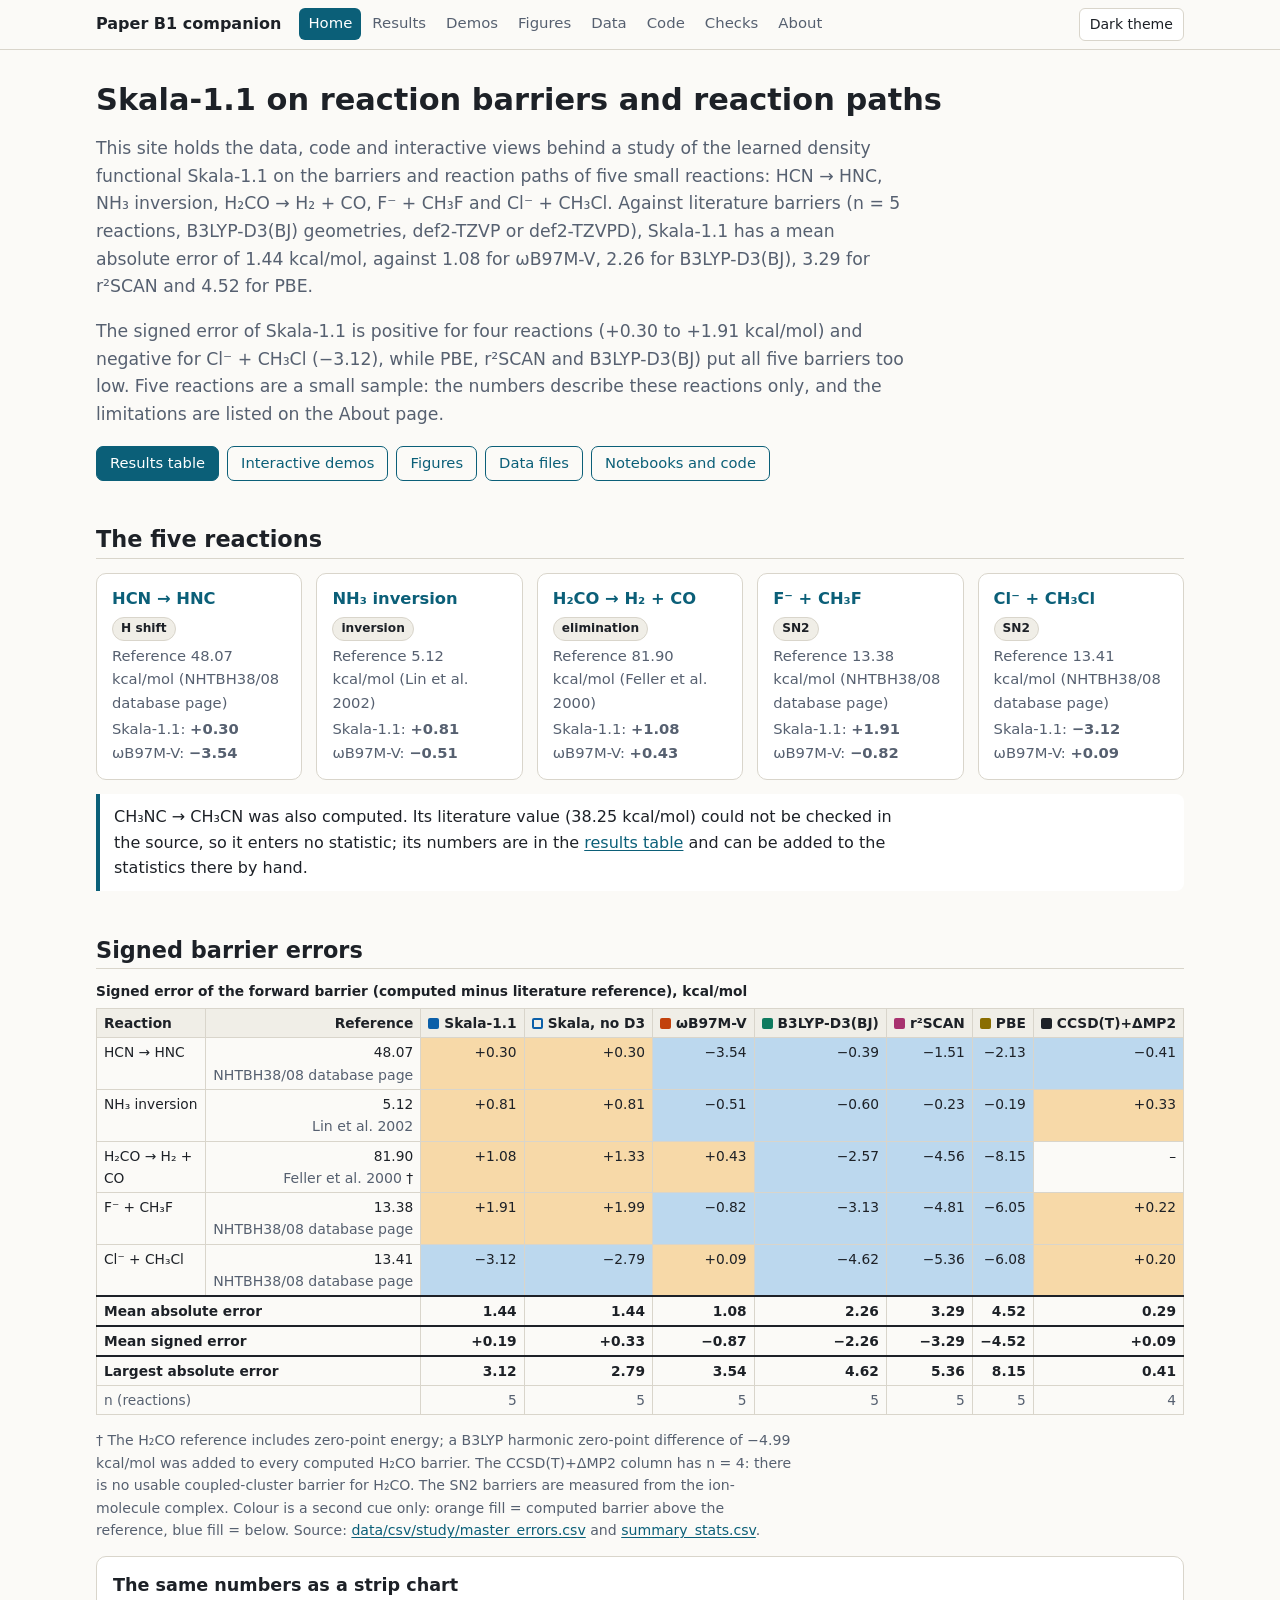
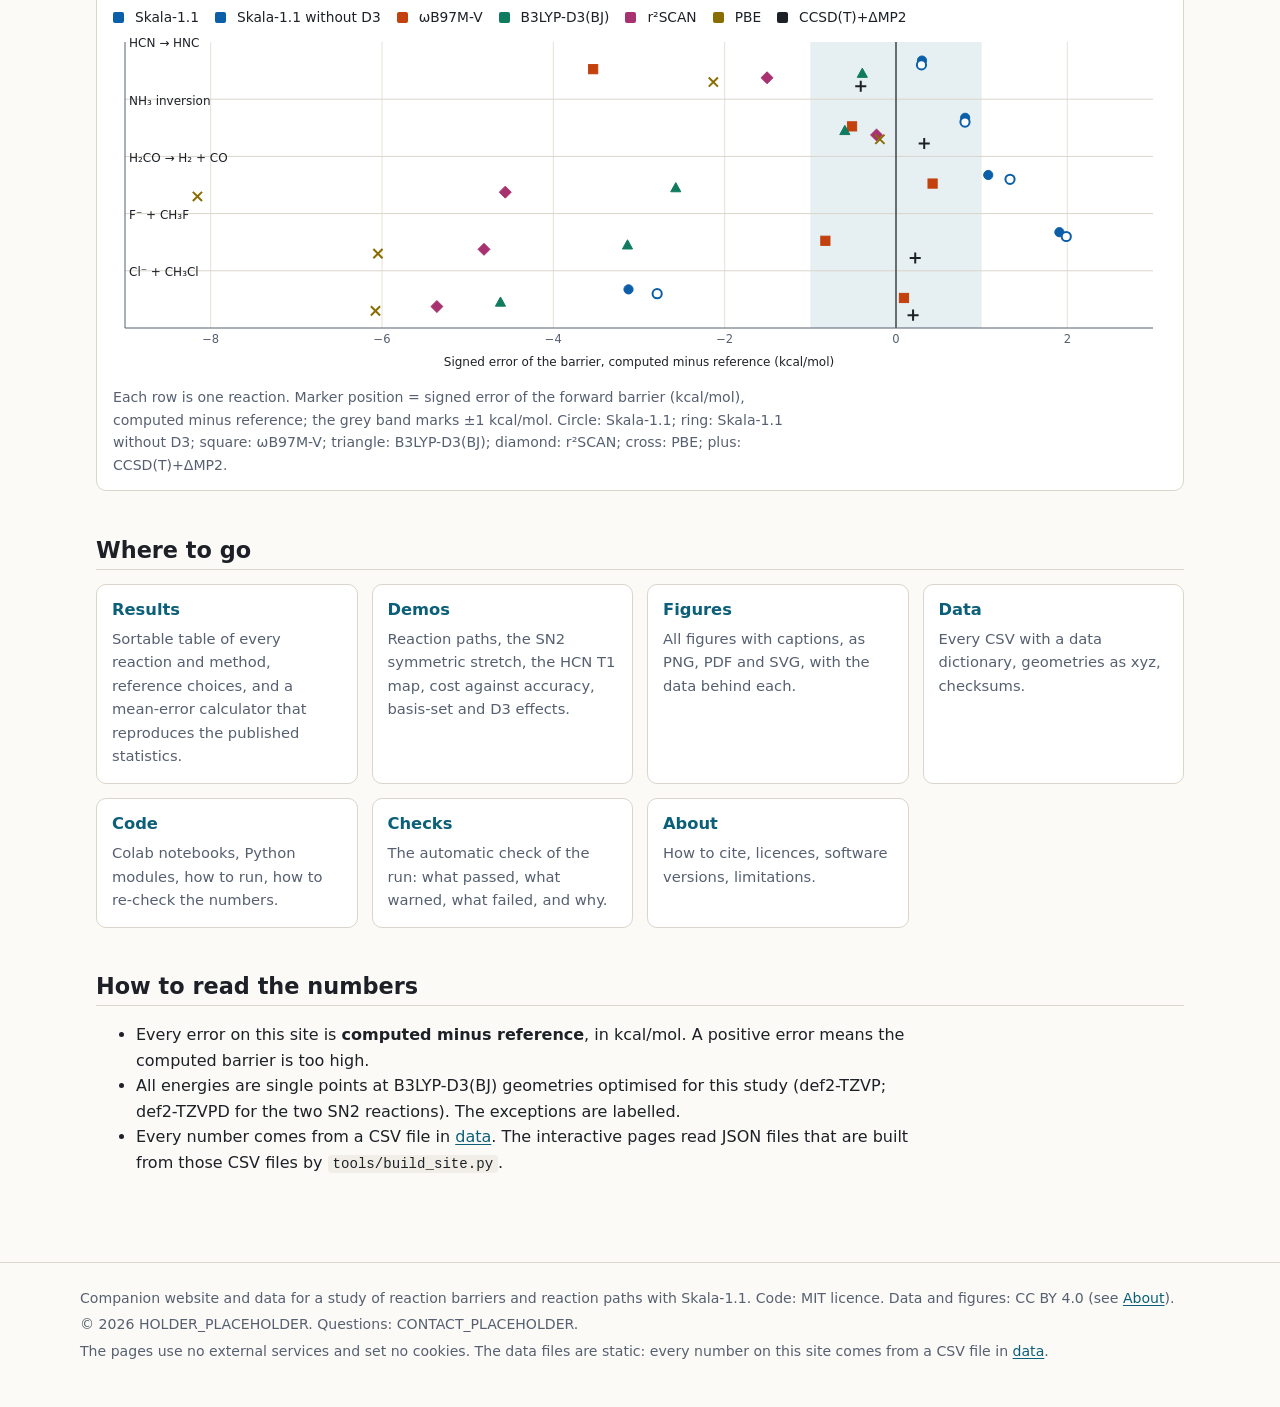
<file: index.html>
<!doctype html>
<html lang="en">
<head>
<meta charset="utf-8">
<meta name="viewport" content="width=device-width, initial-scale=1">
<title>Skala-1.1 reaction barriers and paths: companion site</title>
<meta name="description" content="Data, code and interactive views for a study of Skala-1.1 barriers and reaction paths of five small molecules.">
<meta name="color-scheme" content="light dark">
<link rel="stylesheet" href="css/style.css">
<link rel="icon" href="data:image/svg+xml,%3Csvg xmlns=%27http://www.w3.org/2000/svg%27 viewBox=%270 0 16 16%27%3E%3Crect width=%2716%27 height=%2716%27 rx=%273%27 fill=%27%230b5f78%27/%3E%3Cpath d=%27M2 12 C5 12 6 3 8 3 S11 12 14 12%27 fill=%27none%27 stroke=%27white%27 stroke-width=%271.6%27/%3E%3C/svg%3E">
<script>try{var t=localStorage.getItem("b1-theme");if(t==="dark"||t==="light")document.documentElement.setAttribute("data-theme",t);}catch(e){}</script>
</head>
<body>
<a class="skip" href="#main">Skip to the content</a>
<header class="site"><div class="in">
<a class="brand" href="./index.html">Paper B1 companion</a>
<nav aria-label="Main"><a href="./index.html" aria-current="page">Home</a><a href="results/index.html">Results</a><a href="demos/index.html">Demos</a><a href="figures/index.html">Figures</a><a href="data/index.html">Data</a><a href="code/index.html">Code</a><a href="checks/index.html">Checks</a><a href="about/index.html">About</a></nav>
<button type="button" class="theme" aria-label="Switch theme">Dark theme</button>
</div></header>
<main id="main">
<h1>Skala-1.1 on reaction barriers and reaction paths</h1>
<p class="lead">This site holds the data, code and interactive views behind a study of the learned density functional Skala-1.1 on the barriers and reaction paths of five small reactions: HCN → HNC, NH₃ inversion, H₂CO → H₂ + CO, F⁻ + CH₃F and Cl⁻ + CH₃Cl. Against literature barriers (n = 5 reactions, B3LYP-D3(BJ) geometries, def2-TZVP or def2-TZVPD), Skala-1.1 has a mean absolute error of 1.44 kcal/mol, against 1.08 for ωB97M-V, 2.26 for B3LYP-D3(BJ), 3.29 for r²SCAN and 4.52 for PBE.</p>
<p class="lead">The signed error of Skala-1.1 is positive for four reactions (+0.30 to +1.91 kcal/mol) and negative for Cl⁻ + CH₃Cl (−3.12), while PBE, r²SCAN and B3LYP-D3(BJ) put all five barriers too low. Five reactions are a small sample: the numbers describe these reactions only, and the limitations are listed on the About page.</p>
<div class="btnrow"><a class="btn" href="results/index.html">Results table</a><a class="btn alt" href="demos/index.html">Interactive demos</a><a class="btn alt" href="figures/index.html">Figures</a><a class="btn alt" href="data/index.html">Data files</a><a class="btn alt" href="code/index.html">Notebooks and code</a></div>
<h2 id="reactions">The five reactions</h2>
<div class="grid g5">
<div class="card"><h3>HCN → HNC</h3><p><span class="tag">H shift</span></p><p>Reference 48.07 kcal/mol (NHTBH38/08 database page)</p><p>Skala-1.1: <b class="stat">+0.30</b> &nbsp; ωB97M-V: <b class="stat">−3.54</b></p></div>
<div class="card"><h3>NH₃ inversion</h3><p><span class="tag">inversion</span></p><p>Reference 5.12 kcal/mol (Lin et al. 2002)</p><p>Skala-1.1: <b class="stat">+0.81</b> &nbsp; ωB97M-V: <b class="stat">−0.51</b></p></div>
<div class="card"><h3>H₂CO → H₂ + CO</h3><p><span class="tag">elimination</span></p><p>Reference 81.90 kcal/mol (Feller et al. 2000)</p><p>Skala-1.1: <b class="stat">+1.08</b> &nbsp; ωB97M-V: <b class="stat">+0.43</b></p></div>
<div class="card"><h3>F⁻ + CH₃F</h3><p><span class="tag">SN2</span></p><p>Reference 13.38 kcal/mol (NHTBH38/08 database page)</p><p>Skala-1.1: <b class="stat">+1.91</b> &nbsp; ωB97M-V: <b class="stat">−0.82</b></p></div>
<div class="card"><h3>Cl⁻ + CH₃Cl</h3><p><span class="tag">SN2</span></p><p>Reference 13.41 kcal/mol (NHTBH38/08 database page)</p><p>Skala-1.1: <b class="stat">−3.12</b> &nbsp; ωB97M-V: <b class="stat">+0.09</b></p></div>
</div>
<div class="note"><p>CH₃NC → CH₃CN was also computed. Its literature value (38.25 kcal/mol) could not be checked in the source, so it enters no statistic; its numbers are in the <a href="results/index.html">results table</a> and can be added to the statistics there by hand.</p></div>
<h2 id="errors">Signed barrier errors</h2>
<div class="tablewrap" tabindex="0" role="region" aria-label="Signed barrier errors per reaction and method"><table class="compact"><caption>Signed error of the forward barrier (computed minus literature reference), kcal/mol</caption><thead><tr><th scope="col">Reaction</th><th scope="col" class="num">Reference</th><th scope="col" class="num"><span class="sw" style="background:var(--c-skala)"></span>Skala-1.1</th><th scope="col" class="num"><span class="sw" style="background:transparent;border:2px solid var(--c-skala)"></span>Skala, no D3</th><th scope="col" class="num"><span class="sw" style="background:var(--c-wb97)"></span>ωB97M-V</th><th scope="col" class="num"><span class="sw" style="background:var(--c-b3lyp)"></span>B3LYP-D3(BJ)</th><th scope="col" class="num"><span class="sw" style="background:var(--c-r2scan)"></span>r²SCAN</th><th scope="col" class="num"><span class="sw" style="background:var(--c-pbe)"></span>PBE</th><th scope="col" class="num"><span class="sw" style="background:var(--c-cc)"></span>CCSD(T)+ΔMP2</th></tr></thead><tbody><tr><td>HCN → HNC</td><td class="num">48.07 <br><span class="small">NHTBH38/08 database page</span></td><td class="num pos" title="0.3033">+0.30</td><td class="num pos" title="0.2973">+0.30</td><td class="num neg" title="-3.5352">−3.54</td><td class="num neg" title="-0.3933">−0.39</td><td class="num neg" title="-1.5054">−1.51</td><td class="num neg" title="-2.1322">−2.13</td><td class="num neg" title="-0.4115">−0.41</td></tr>
<tr><td>NH₃ inversion</td><td class="num">5.12 <br><span class="small">Lin et al. 2002</span></td><td class="num pos" title="0.8072">+0.81</td><td class="num pos" title="0.8054">+0.81</td><td class="num neg" title="-0.5131">−0.51</td><td class="num neg" title="-0.5972">−0.60</td><td class="num neg" title="-0.2271">−0.23</td><td class="num neg" title="-0.1880">−0.19</td><td class="num pos" title="0.3294">+0.33</td></tr>
<tr><td>H₂CO → H₂ + CO</td><td class="num">81.90 <br><span class="small">Feller et al. 2000</span> †</td><td class="num pos" title="1.0767">+1.08</td><td class="num pos" title="1.3309">+1.33</td><td class="num pos" title="0.4271">+0.43</td><td class="num neg" title="-2.5707">−2.57</td><td class="num neg" title="-4.5610">−4.56</td><td class="num neg" title="-8.1545">−8.15</td><td class="num">–</td></tr>
<tr><td>F⁻ + CH₃F</td><td class="num">13.38 <br><span class="small">NHTBH38/08 database page</span></td><td class="num pos" title="1.9073">+1.91</td><td class="num pos" title="1.9875">+1.99</td><td class="num neg" title="-0.8245">−0.82</td><td class="num neg" title="-3.1341">−3.13</td><td class="num neg" title="-4.8094">−4.81</td><td class="num neg" title="-6.0473">−6.05</td><td class="num pos" title="0.2245">+0.22</td></tr>
<tr><td>Cl⁻ + CH₃Cl</td><td class="num">13.41 <br><span class="small">NHTBH38/08 database page</span></td><td class="num neg" title="-3.1225">−3.12</td><td class="num neg" title="-2.7880">−2.79</td><td class="num pos" title="0.0932">+0.09</td><td class="num neg" title="-4.6169">−4.62</td><td class="num neg" title="-5.3592">−5.36</td><td class="num neg" title="-6.0760">−6.08</td><td class="num pos" title="0.1994">+0.20</td></tr>
<tr class="total"><td colspan="2"><b>Mean absolute error</b></td><td class="num" title="1.443">1.44</td><td class="num" title="1.442">1.44</td><td class="num" title="1.079">1.08</td><td class="num" title="2.262">2.26</td><td class="num" title="3.292">3.29</td><td class="num" title="4.520">4.52</td><td class="num" title="0.291">0.29</td></tr>
<tr class="total"><td colspan="2"><b>Mean signed error</b></td><td class="num" title="0.194">+0.19</td><td class="num" title="0.327">+0.33</td><td class="num" title="-0.870">−0.87</td><td class="num" title="-2.262">−2.26</td><td class="num" title="-3.292">−3.29</td><td class="num" title="-4.520">−4.52</td><td class="num" title="0.085">+0.09</td></tr>
<tr class="total"><td colspan="2"><b>Largest absolute error</b></td><td class="num" title="3.122">3.12</td><td class="num" title="2.788">2.79</td><td class="num" title="3.535">3.54</td><td class="num" title="4.617">4.62</td><td class="num" title="5.359">5.36</td><td class="num" title="8.155">8.15</td><td class="num" title="0.412">0.41</td></tr>
<tr class="sub"><td colspan="2">n (reactions)</td><td class="num">5</td><td class="num">5</td><td class="num">5</td><td class="num">5</td><td class="num">5</td><td class="num">5</td><td class="num">4</td></tr></tbody></table></div>
<p class="small">† The H₂CO reference includes zero-point energy; a B3LYP harmonic zero-point difference of −4.99 kcal/mol was added to every computed H₂CO barrier. The CCSD(T)+ΔMP2 column has n = 4: there is no usable coupled-cluster barrier for H₂CO. The SN2 barriers are measured from the ion-molecule complex. Colour is a second cue only: orange fill = computed barrier above the reference, blue fill = below. Source: <a href="data/csv/study/master_errors.csv">data/csv/study/master_errors.csv</a> and <a href="data/csv/study/summary_stats.csv">summary_stats.csv</a>.</p>
<div class="panel"><h3 style="margin-top:0">The same numbers as a strip chart</h3>
<div class="legend" id="legend"></div>
<div class="chart" id="strip" data-src="data/json/results.json"></div>
<p class="small">Each row is one reaction. Marker position = signed error of the forward barrier (kcal/mol), computed minus reference; the grey band marks ±1 kcal/mol. Circle: Skala-1.1; ring: Skala-1.1 without D3; square: ωB97M-V; triangle: B3LYP-D3(BJ); diamond: r²SCAN; cross: PBE; plus: CCSD(T)+ΔMP2.</p></div>
<h2 id="where">Where to go</h2>
<div class="grid">
<a class="card" href="results/index.html"><h3>Results</h3><p>Sortable table of every reaction and method, reference choices, and a mean-error calculator that reproduces the published statistics.</p></a>
<a class="card" href="demos/index.html"><h3>Demos</h3><p>Reaction paths, the SN2 symmetric stretch, the HCN T1 map, cost against accuracy, basis-set and D3 effects.</p></a>
<a class="card" href="figures/index.html"><h3>Figures</h3><p>All figures with captions, as PNG, PDF and SVG, with the data behind each.</p></a>
<a class="card" href="data/index.html"><h3>Data</h3><p>Every CSV with a data dictionary, geometries as xyz, checksums.</p></a>
<a class="card" href="code/index.html"><h3>Code</h3><p>Colab notebooks, Python modules, how to run, how to re-check the numbers.</p></a>
<a class="card" href="checks/index.html"><h3>Checks</h3><p>The automatic check of the run: what passed, what warned, what failed, and why.</p></a>
<a class="card" href="about/index.html"><h3>About</h3><p>How to cite, licences, software versions, limitations.</p></a>
</div>
<h2>How to read the numbers</h2>
<ul>
<li>Every error on this site is <b>computed minus reference</b>, in kcal/mol. A positive error means the computed barrier is too high.</li>
<li>All energies are single points at B3LYP-D3(BJ) geometries optimised for this study (def2-TZVP; def2-TZVPD for the two SN2 reactions). The exceptions are labelled.</li>
<li>Every number comes from a CSV file in <a href="data/index.html">data</a>. The interactive pages read JSON files that are built from those CSV files by <code>tools/build_site.py</code>.</li>
</ul>

</main>
<footer class="site"><div class="in">
<p>Companion website and data for a study of reaction barriers and reaction paths with Skala-1.1. Code: MIT licence. Data and figures: CC BY 4.0 (see <a href="about/index.html#licence">About</a>).</p>
<p data-hide-anon>&copy; <span data-cfg="year"></span> <span data-cfg="holder"></span>. Questions: <span data-cfg="contact"></span>.</p>
<p data-show-anon>Anonymous copy for review.</p>
<p>The pages use no external services and set no cookies. The data files are static: every number on this site comes from a CSV file in <a href="data/index.html">data</a>.</p>
</div></footer>
<noscript><div class="note warn" style="max-width:1088px;margin:0 auto 20px"><p>JavaScript is off. The tables and numbers on the pages still show, but the interactive views (sorting, filters, demos) need JavaScript.</p></div></noscript>
<script src="js/config.js"></script>
<script src="js/common.js"></script>
<script src="js/plot.js"></script>
<script src="js/index.js"></script>
</body>
</html>
</file>
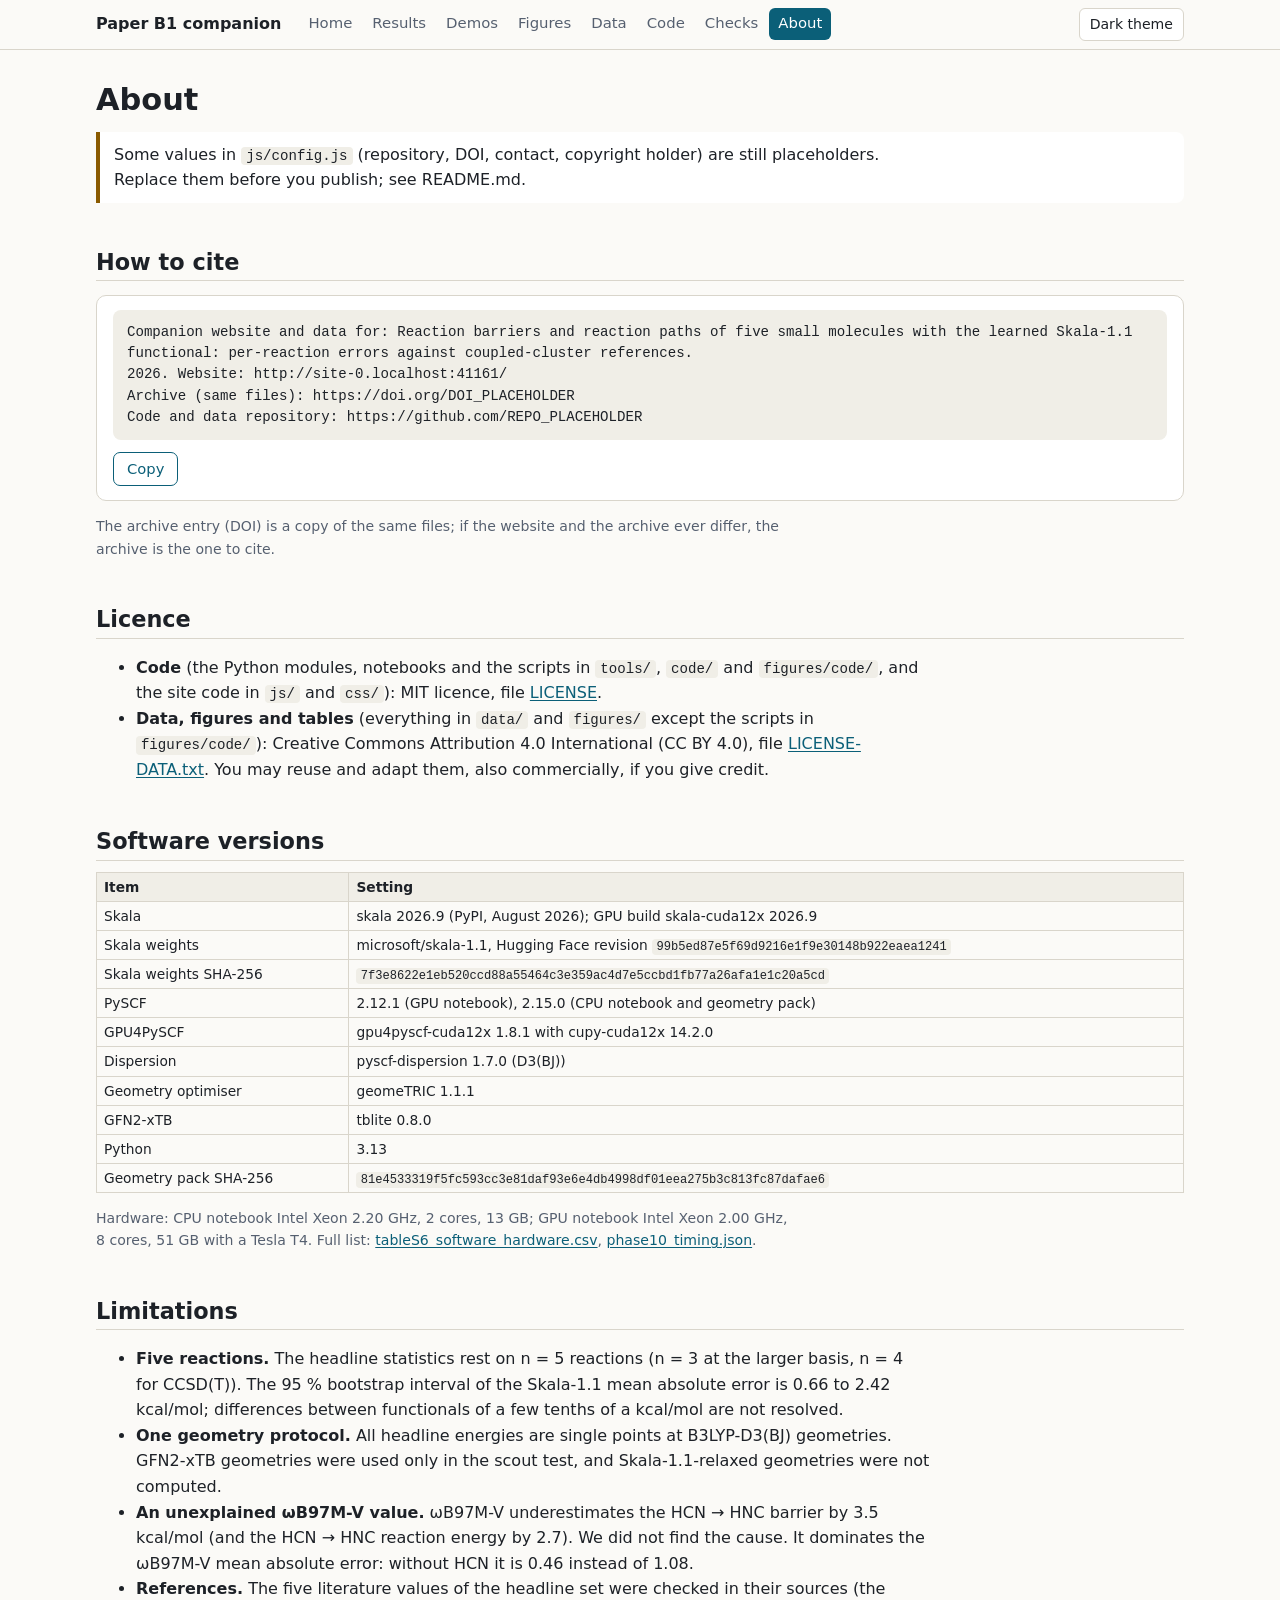
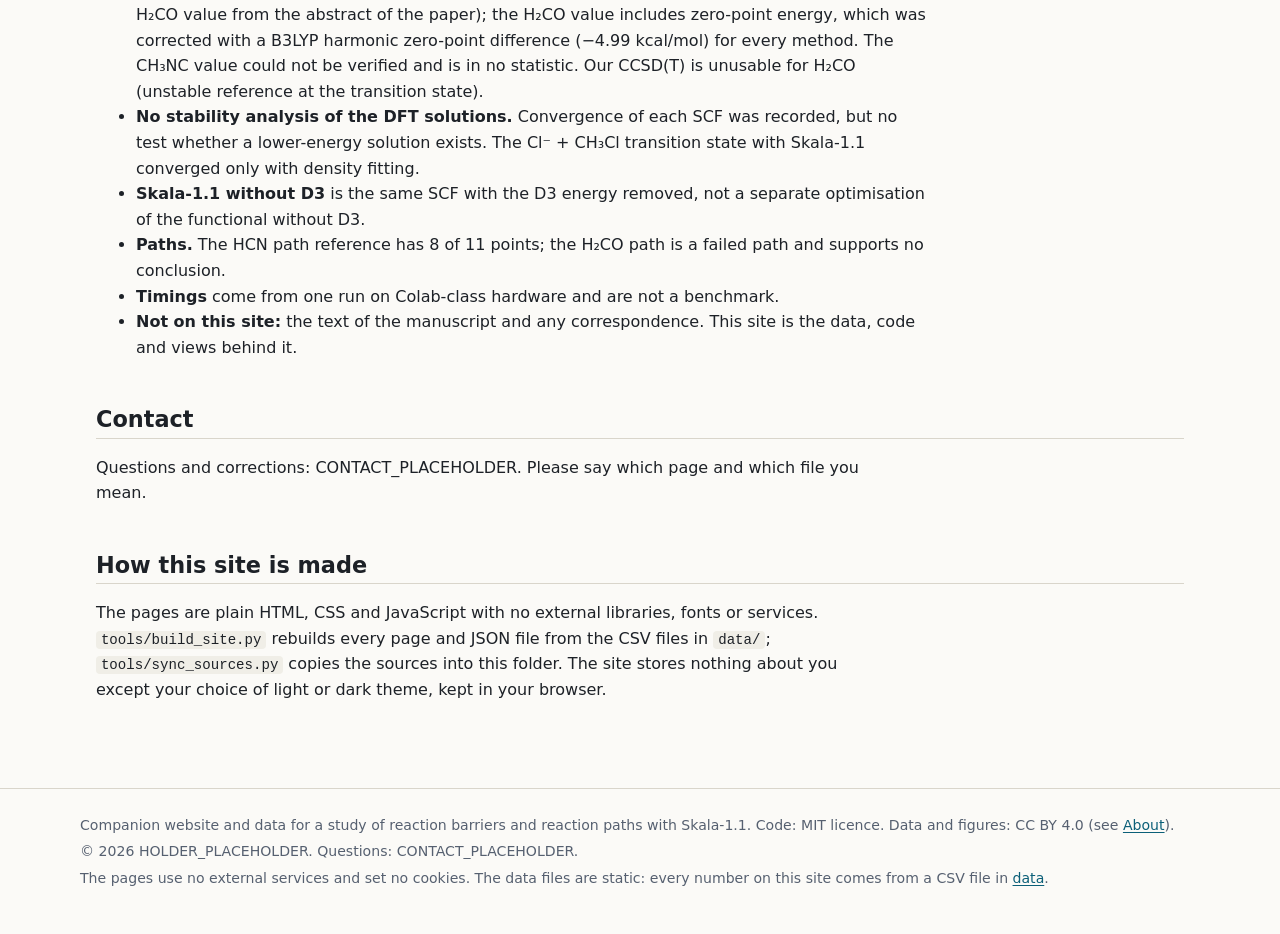
<file: about/index.html>
<!doctype html>
<html lang="en">
<head>
<meta charset="utf-8">
<meta name="viewport" content="width=device-width, initial-scale=1">
<title>About | Paper B1 companion</title>
<meta name="description" content="How to cite the study, licences, software versions and limitations.">
<meta name="color-scheme" content="light dark">
<link rel="stylesheet" href="../css/style.css">
<link rel="icon" href="data:image/svg+xml,%3Csvg xmlns=%27http://www.w3.org/2000/svg%27 viewBox=%270 0 16 16%27%3E%3Crect width=%2716%27 height=%2716%27 rx=%273%27 fill=%27%230b5f78%27/%3E%3Cpath d=%27M2 12 C5 12 6 3 8 3 S11 12 14 12%27 fill=%27none%27 stroke=%27white%27 stroke-width=%271.6%27/%3E%3C/svg%3E">
<script>try{var t=localStorage.getItem("b1-theme");if(t==="dark"||t==="light")document.documentElement.setAttribute("data-theme",t);}catch(e){}</script>
</head>
<body>
<a class="skip" href="#main">Skip to the content</a>
<header class="site"><div class="in">
<a class="brand" href="../index.html">Paper B1 companion</a>
<nav aria-label="Main"><a href="../index.html">Home</a><a href="../results/index.html">Results</a><a href="../demos/index.html">Demos</a><a href="../figures/index.html">Figures</a><a href="../data/index.html">Data</a><a href="../code/index.html">Code</a><a href="../checks/index.html">Checks</a><a href="../about/index.html" aria-current="page">About</a></nav>
<button type="button" class="theme" aria-label="Switch theme">Dark theme</button>
</div></header>
<main id="main">
<h1>About</h1>
<div data-cfg-warning class="note warn hide"><p>Some values in <code>js/config.js</code> (repository, DOI, contact, copyright holder) are still placeholders. Replace them before you publish; see README.md.</p></div>
<h2 id="cite">How to cite</h2>
<div class="panel cite"><pre id="citation" data-citation></pre><button type="button" class="btn alt" data-copy="#citation">Copy</button></div>
<p class="small">The archive entry (DOI) is a copy of the same files; if the website and the archive ever differ, the archive is the one to cite.</p>
<h2 id="licence">Licence</h2>
<ul><li><b>Code</b> (the Python modules, notebooks and the scripts in <code>tools/</code>, <code>code/</code> and <code>figures/code/</code>, and the site code in <code>js/</code> and <code>css/</code>): MIT licence, file <a href="../LICENSE">LICENSE</a>.</li>
<li><b>Data, figures and tables</b> (everything in <code>data/</code> and <code>figures/</code> except the scripts in <code>figures/code/</code>): Creative Commons Attribution 4.0 International (CC BY 4.0), file <a href="../LICENSE-DATA.txt">LICENSE-DATA.txt</a>. You may reuse and adapt them, also commercially, if you give credit.</li></ul>
<h2 id="versions">Software versions</h2>
<div class="tablewrap" tabindex="0" role="region" aria-label="Software versions">
<table class="compact">
<thead><tr><th scope="col">Item</th><th scope="col">Setting</th></tr></thead>
<tbody>
<tr><td>Skala</td><td>skala 2026.9 (PyPI, August 2026); GPU build skala-cuda12x 2026.9</td></tr>
<tr><td>Skala weights</td><td>microsoft/skala-1.1, Hugging Face revision <code>99b5ed87e5f69d9216e1f9e30148b922eaea1241</code></td></tr>
<tr><td>Skala weights SHA-256</td><td><code>7f3e8622e1eb520ccd88a55464c3e359ac4d7e5ccbd1fb77a26afa1e1c20a5cd</code></td></tr>
<tr><td>PySCF</td><td>2.12.1 (GPU notebook), 2.15.0 (CPU notebook and geometry pack)</td></tr>
<tr><td>GPU4PySCF</td><td>gpu4pyscf-cuda12x 1.8.1 with cupy-cuda12x 14.2.0</td></tr>
<tr><td>Dispersion</td><td>pyscf-dispersion 1.7.0 (D3(BJ))</td></tr>
<tr><td>Geometry optimiser</td><td>geomeTRIC 1.1.1</td></tr>
<tr><td>GFN2-xTB</td><td>tblite 0.8.0</td></tr>
<tr><td>Python</td><td>3.13</td></tr>
<tr><td>Geometry pack SHA-256</td><td><code>81e4533319f5fc593cc3e81daf93e6e4db4998df01eea275b3c813fc87dafae6</code></td></tr>
</tbody></table></div>
<p class="small">Hardware: CPU notebook Intel Xeon 2.20 GHz, 2 cores, 13 GB; GPU notebook Intel Xeon 2.00 GHz, 8 cores, 51 GB with a Tesla T4. Full list: <a href="../data/csv/tables/tableS6_software_hardware.csv">tableS6_software_hardware.csv</a>, <a href="../data/records/phase10_timing.json">phase10_timing.json</a>.</p>
<h2 id="limits">Limitations</h2>
<ul><li><b>Five reactions.</b> The headline statistics rest on n = 5 reactions (n = 3 at the larger basis, n = 4 for CCSD(T)). The 95 % bootstrap interval of the Skala-1.1 mean absolute error is 0.66 to 2.42 kcal/mol; differences between functionals of a few tenths of a kcal/mol are not resolved.</li><li><b>One geometry protocol.</b> All headline energies are single points at B3LYP-D3(BJ) geometries. GFN2-xTB geometries were used only in the scout test, and Skala-1.1-relaxed geometries were not computed.</li><li><b>An unexplained ωB97M-V value.</b> ωB97M-V underestimates the HCN → HNC barrier by 3.5 kcal/mol (and the HCN → HNC reaction energy by 2.7). We did not find the cause. It dominates the ωB97M-V mean absolute error: without HCN it is 0.46 instead of 1.08.</li><li><b>References.</b> The five literature values of the headline set were checked in their sources (the H₂CO value from the abstract of the paper); the H₂CO value includes zero-point energy, which was corrected with a B3LYP harmonic zero-point difference (−4.99 kcal/mol) for every method. The CH₃NC value could not be verified and is in no statistic. Our CCSD(T) is unusable for H₂CO (unstable reference at the transition state).</li><li><b>No stability analysis of the DFT solutions.</b> Convergence of each SCF was recorded, but no test whether a lower-energy solution exists. The Cl⁻ + CH₃Cl transition state with Skala-1.1 converged only with density fitting.</li><li><b>Skala-1.1 without D3</b> is the same SCF with the D3 energy removed, not a separate optimisation of the functional without D3.</li><li><b>Paths.</b> The HCN path reference has 8 of 11 points; the H₂CO path is a failed path and supports no conclusion.</li><li><b>Timings</b> come from one run on Colab-class hardware and are not a benchmark.</li><li><b>Not on this site:</b> the text of the manuscript and any correspondence. This site is the data, code and views behind it.</li></ul>
<h2 id="contact">Contact</h2>
<p data-hide-anon>Questions and corrections: <span data-cfg="contact"></span>. Please say which page and which file you mean.</p>
<p data-show-anon>Contact details are withheld in this anonymous copy.</p>
<h2>How this site is made</h2>
<p>The pages are plain HTML, CSS and JavaScript with no external libraries, fonts or services. <code>tools/build_site.py</code> rebuilds every page and JSON file from the CSV files in <code>data/</code>; <code>tools/sync_sources.py</code> copies the sources into this folder. The site stores nothing about you except your choice of light or dark theme, kept in your browser.</p>

</main>
<footer class="site"><div class="in">
<p>Companion website and data for a study of reaction barriers and reaction paths with Skala-1.1. Code: MIT licence. Data and figures: CC BY 4.0 (see <a href="../about/index.html#licence">About</a>).</p>
<p data-hide-anon>&copy; <span data-cfg="year"></span> <span data-cfg="holder"></span>. Questions: <span data-cfg="contact"></span>.</p>
<p data-show-anon>Anonymous copy for review.</p>
<p>The pages use no external services and set no cookies. The data files are static: every number on this site comes from a CSV file in <a href="../data/index.html">data</a>.</p>
</div></footer>
<noscript><div class="note warn" style="max-width:1088px;margin:0 auto 20px"><p>JavaScript is off. The tables and numbers on the pages still show, but the interactive views (sorting, filters, demos) need JavaScript.</p></div></noscript>
<script src="../js/config.js"></script>
<script src="../js/common.js"></script>
</body>
</html>
</file>
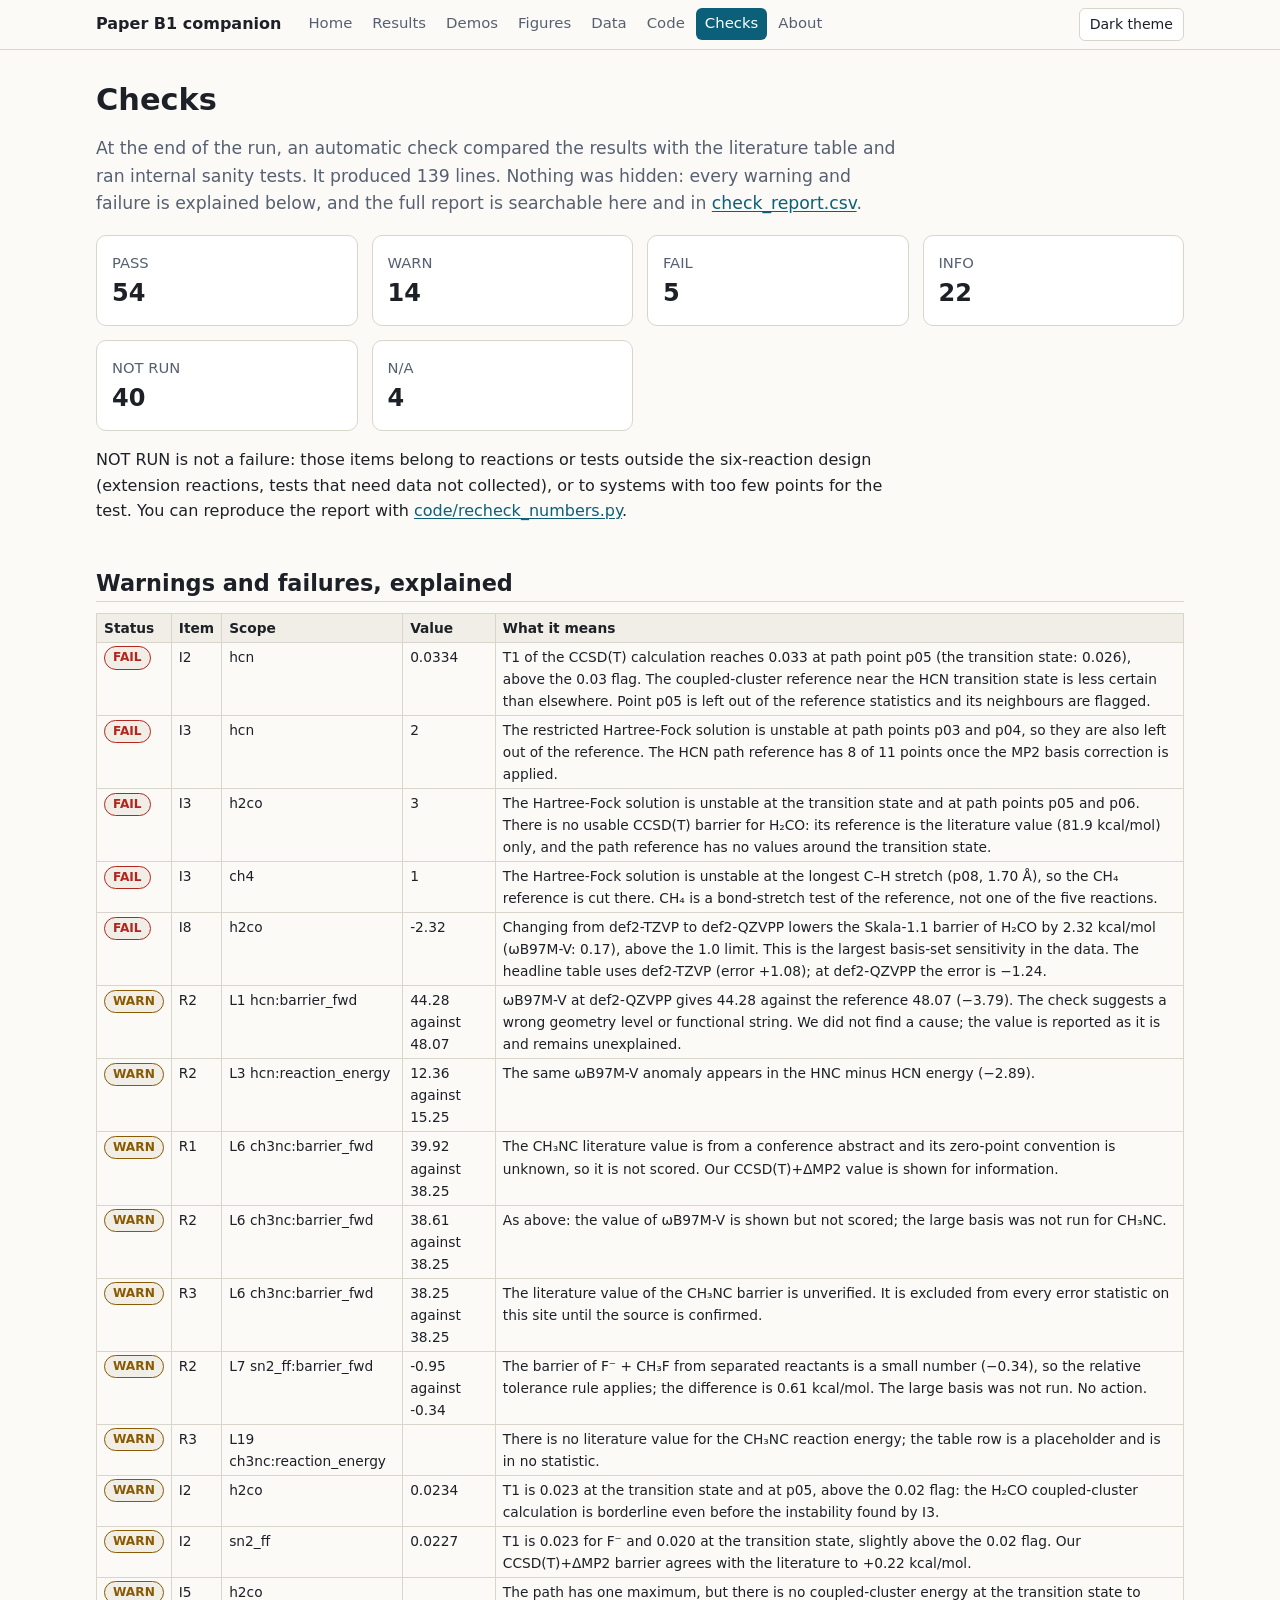
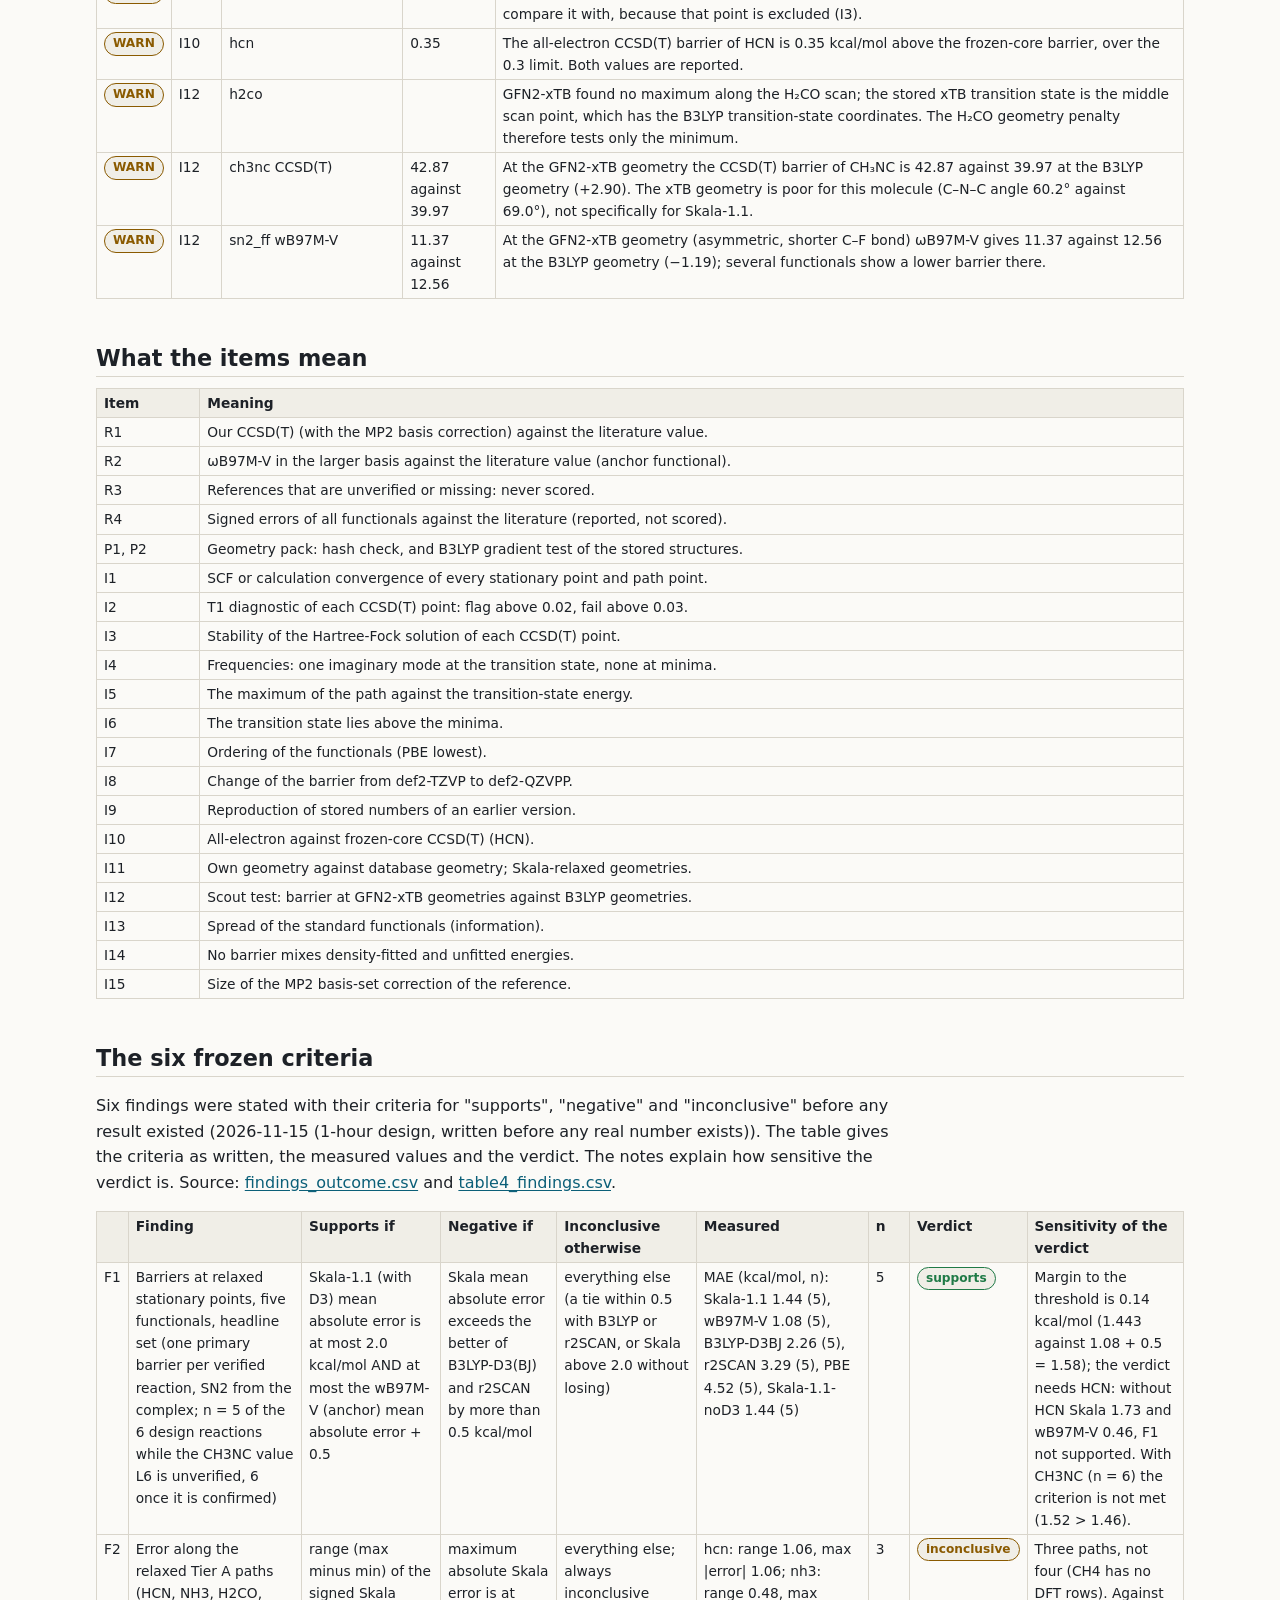
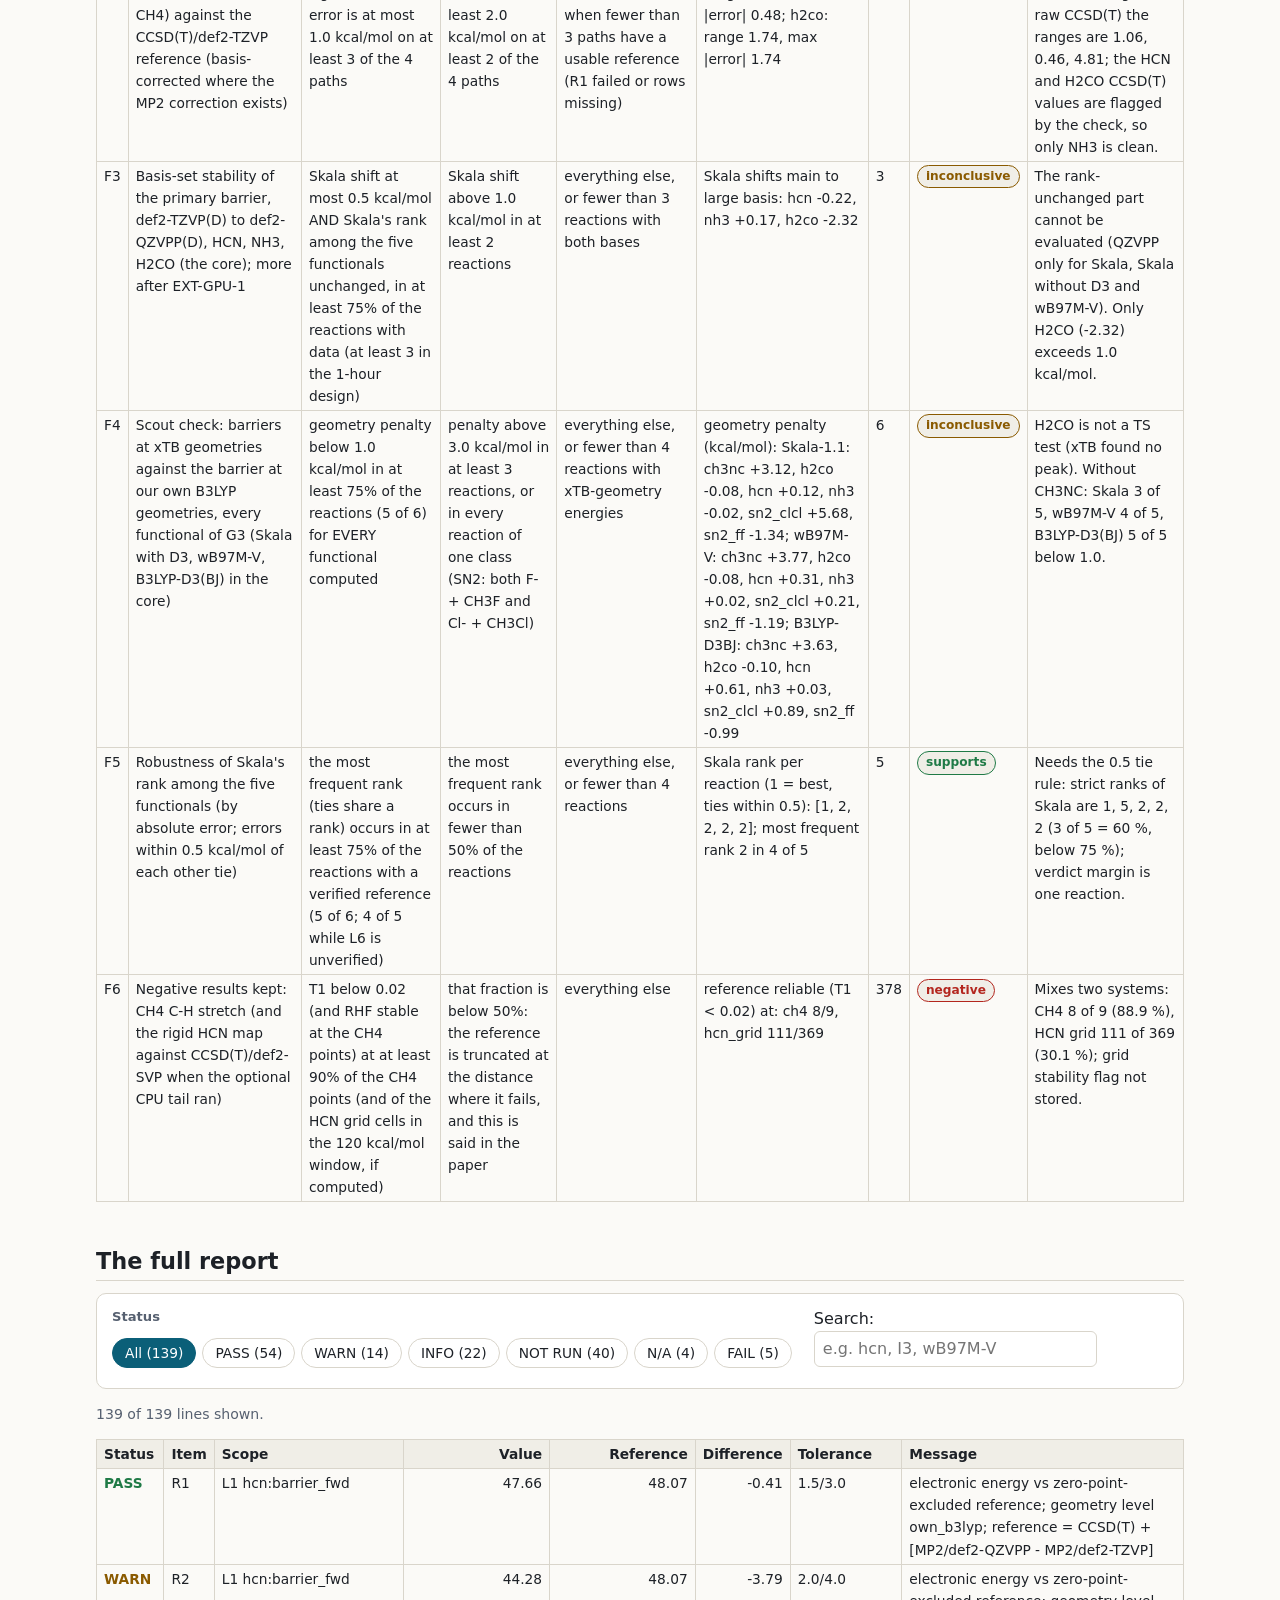
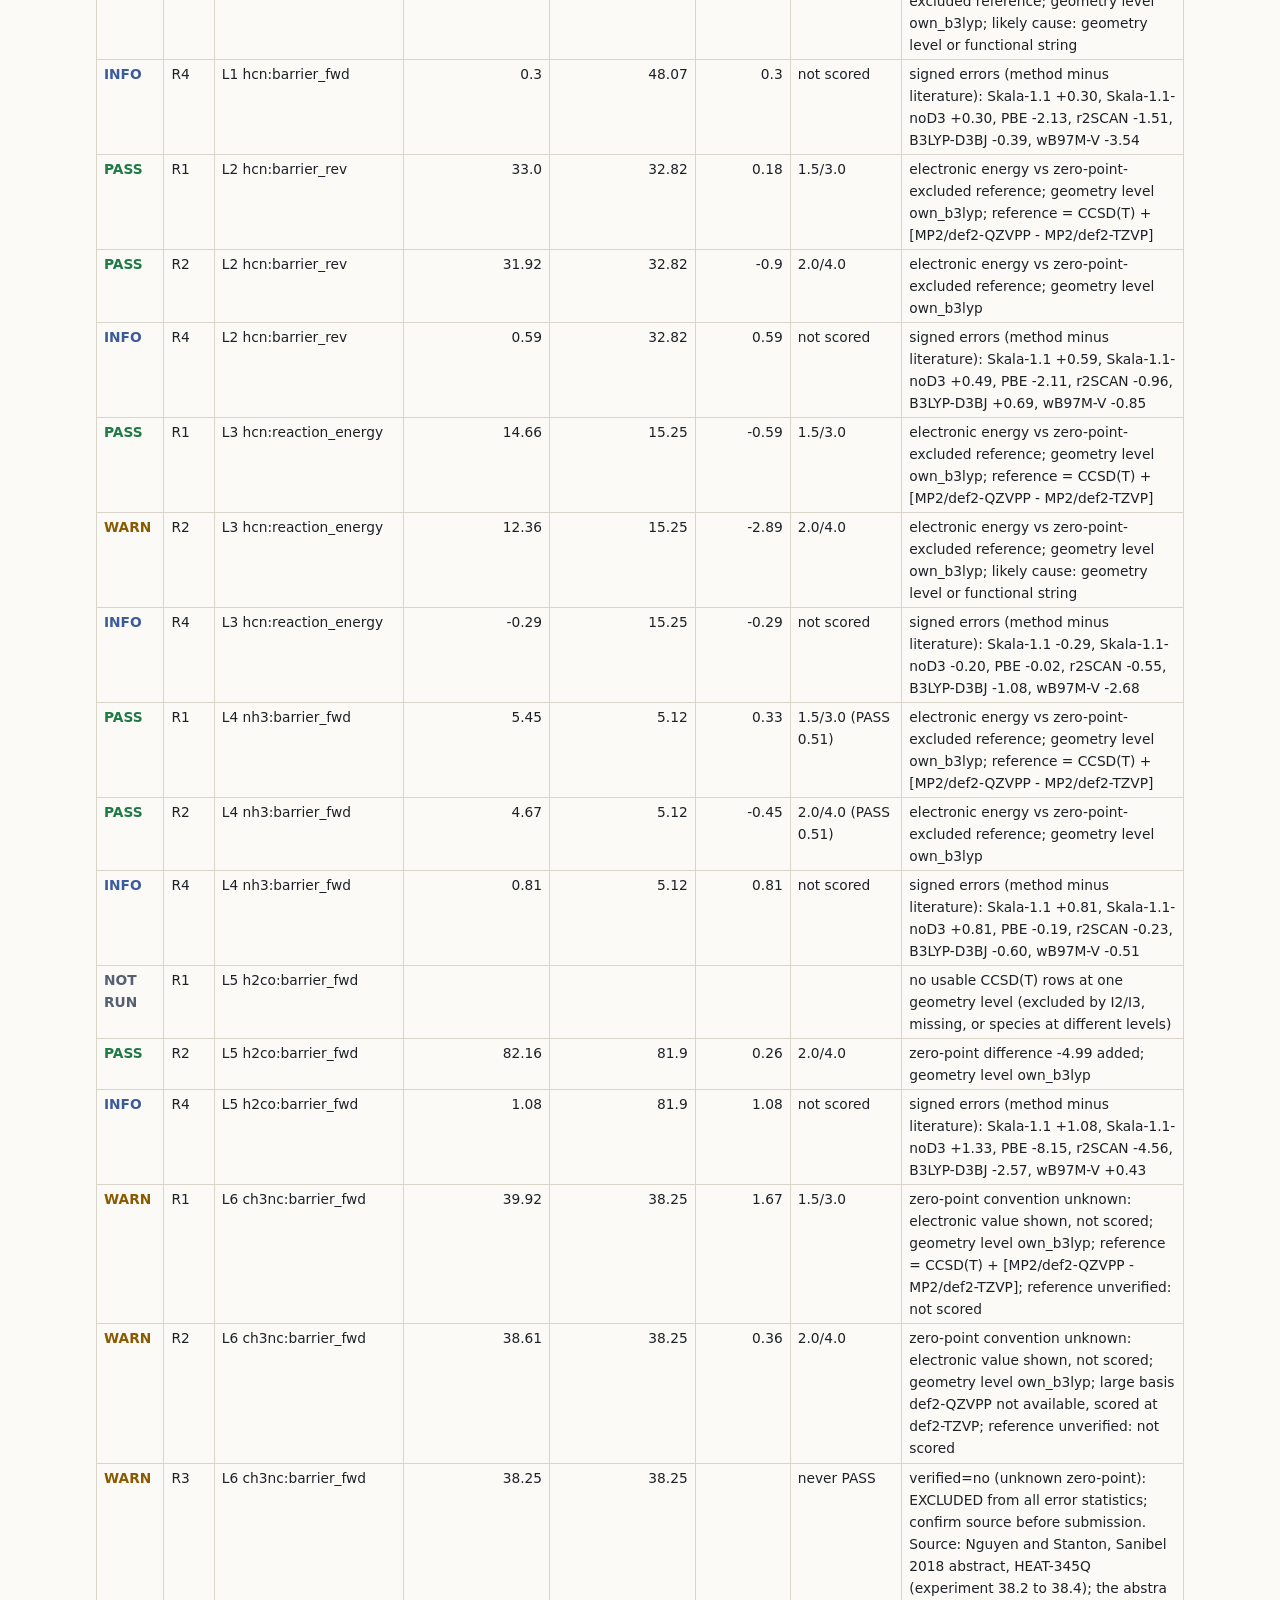
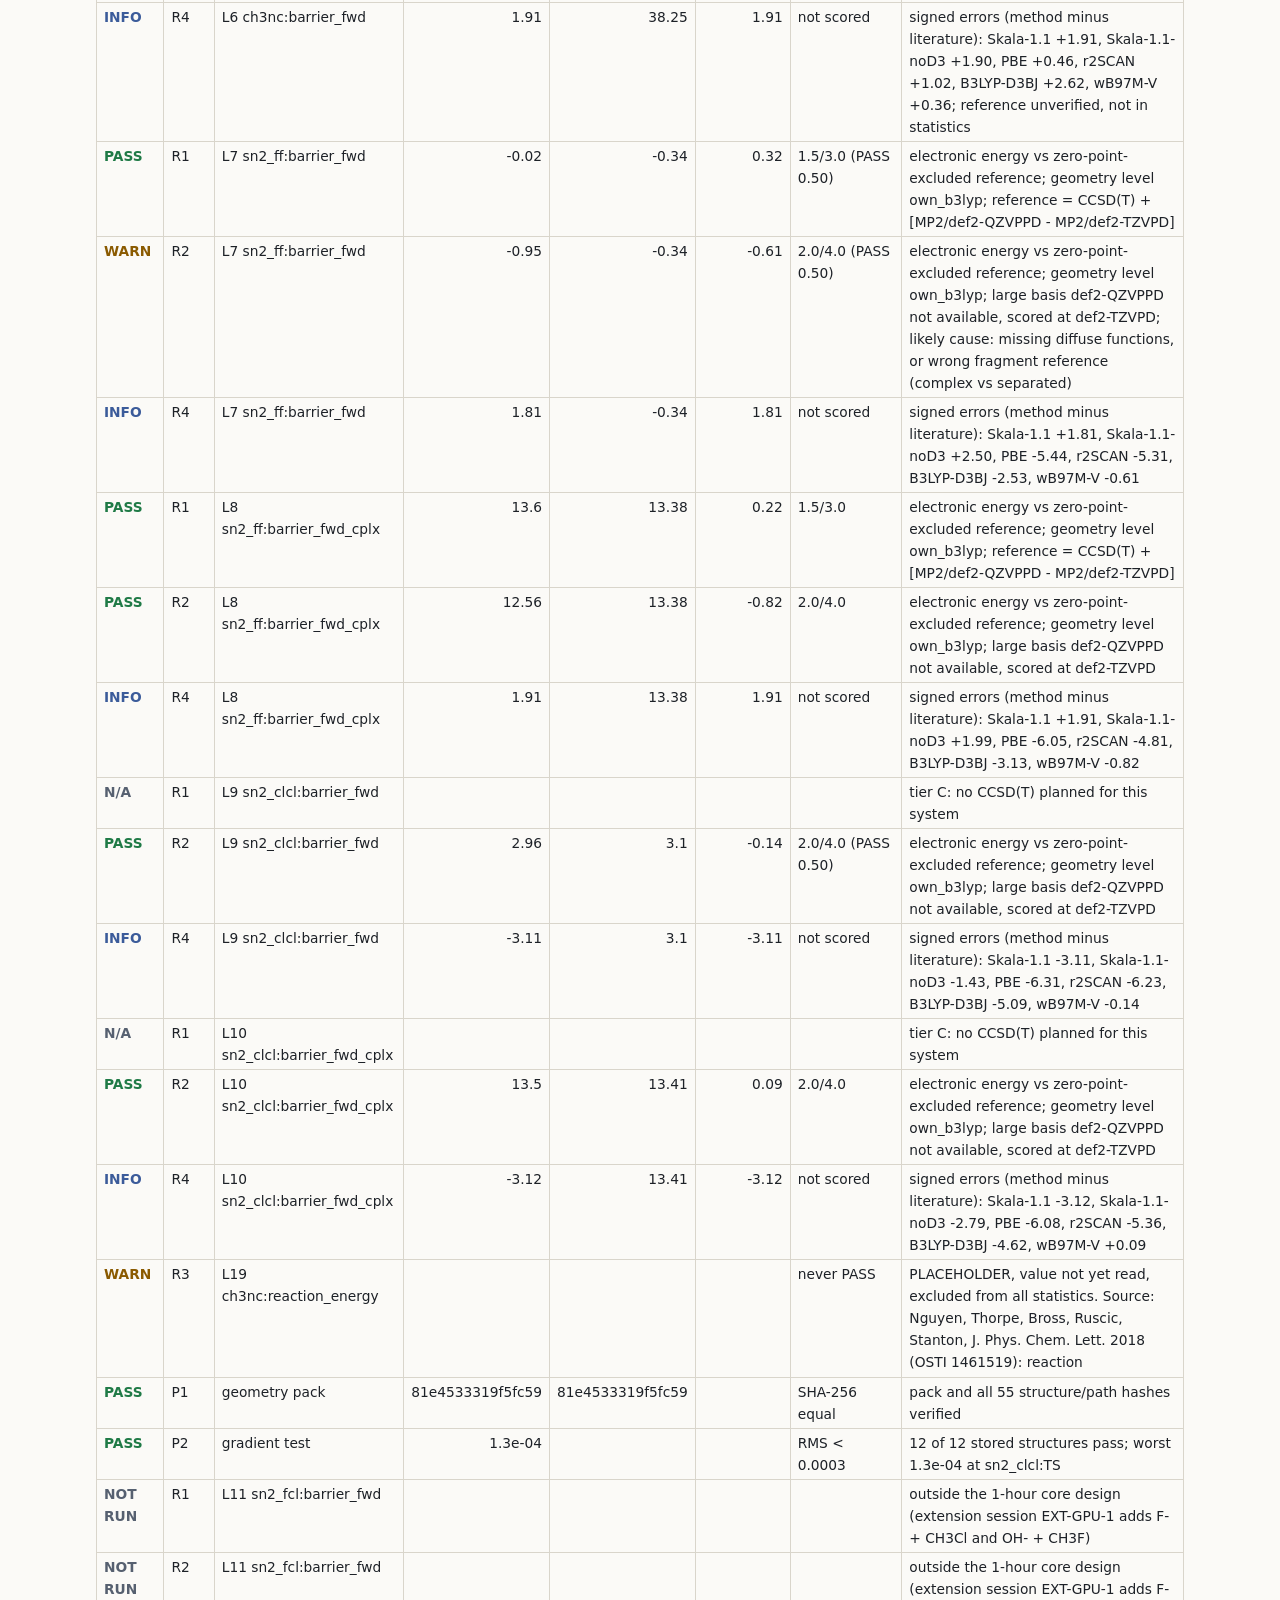
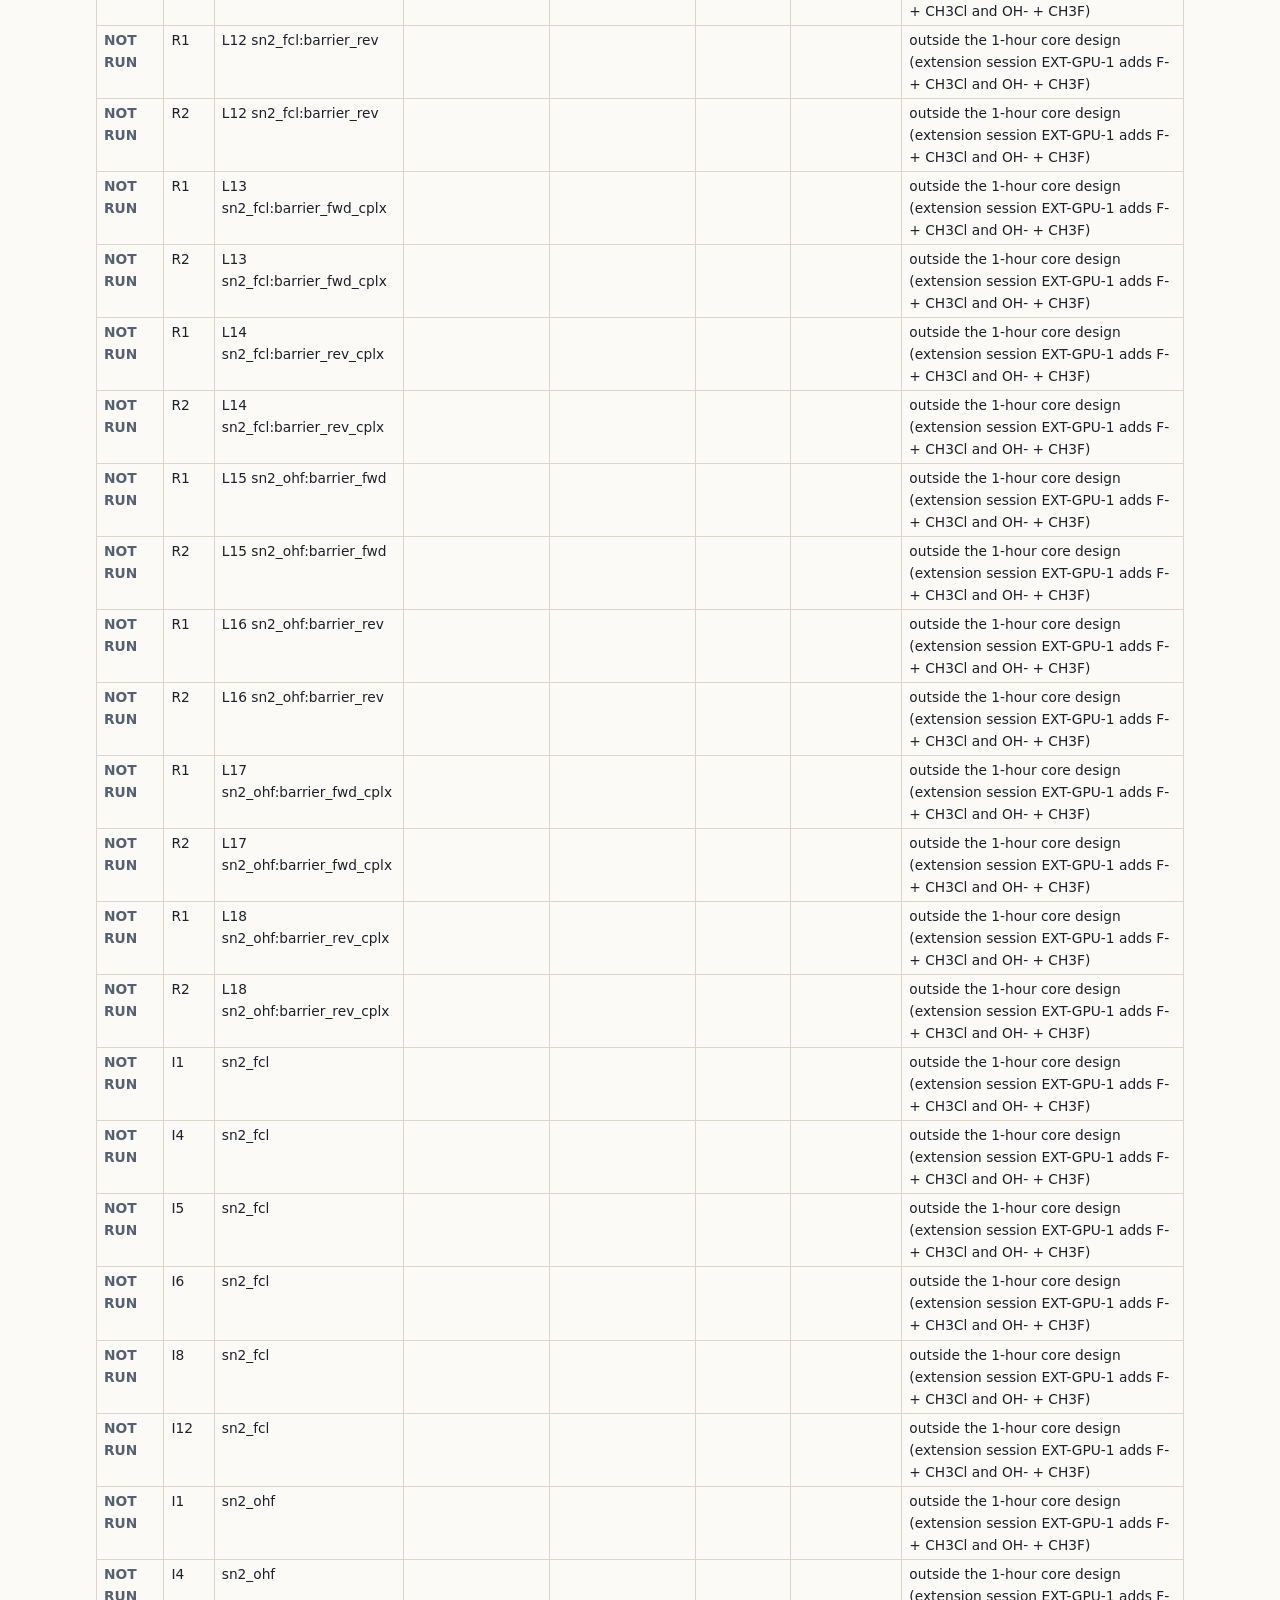
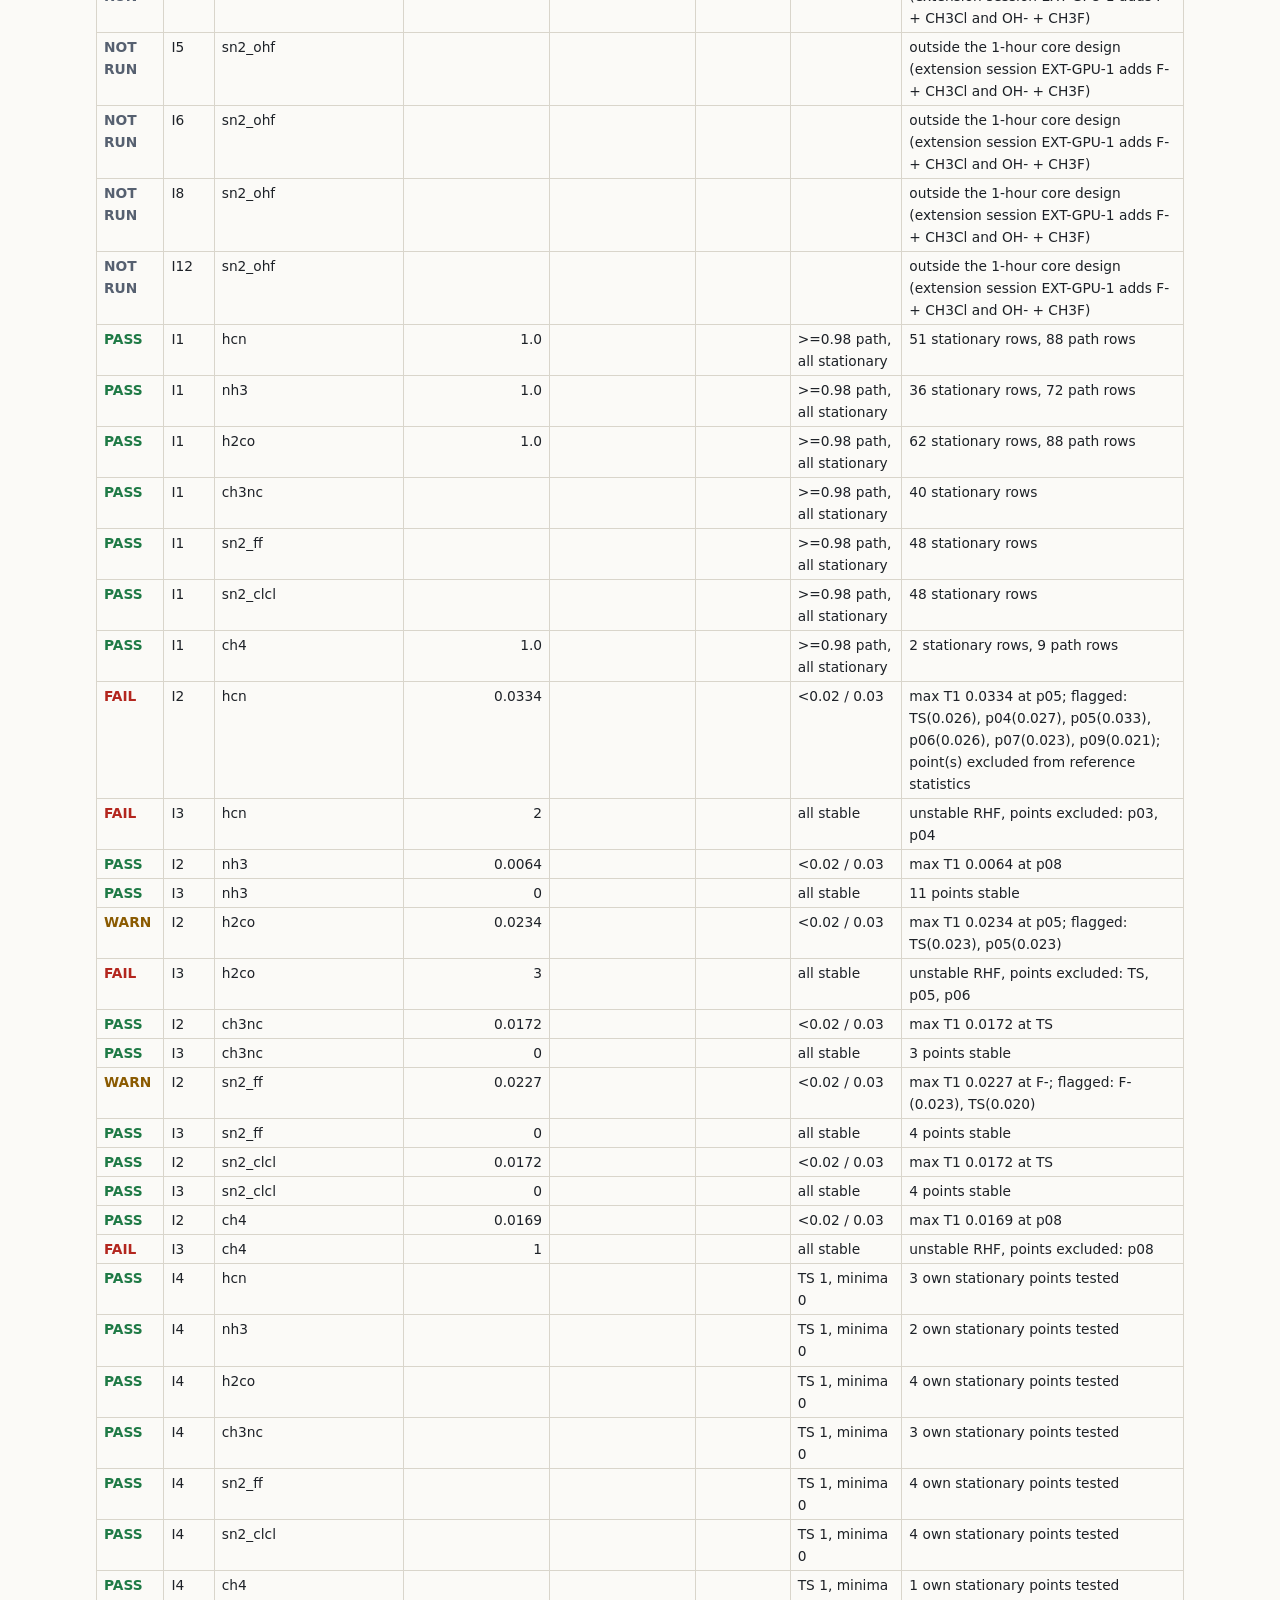
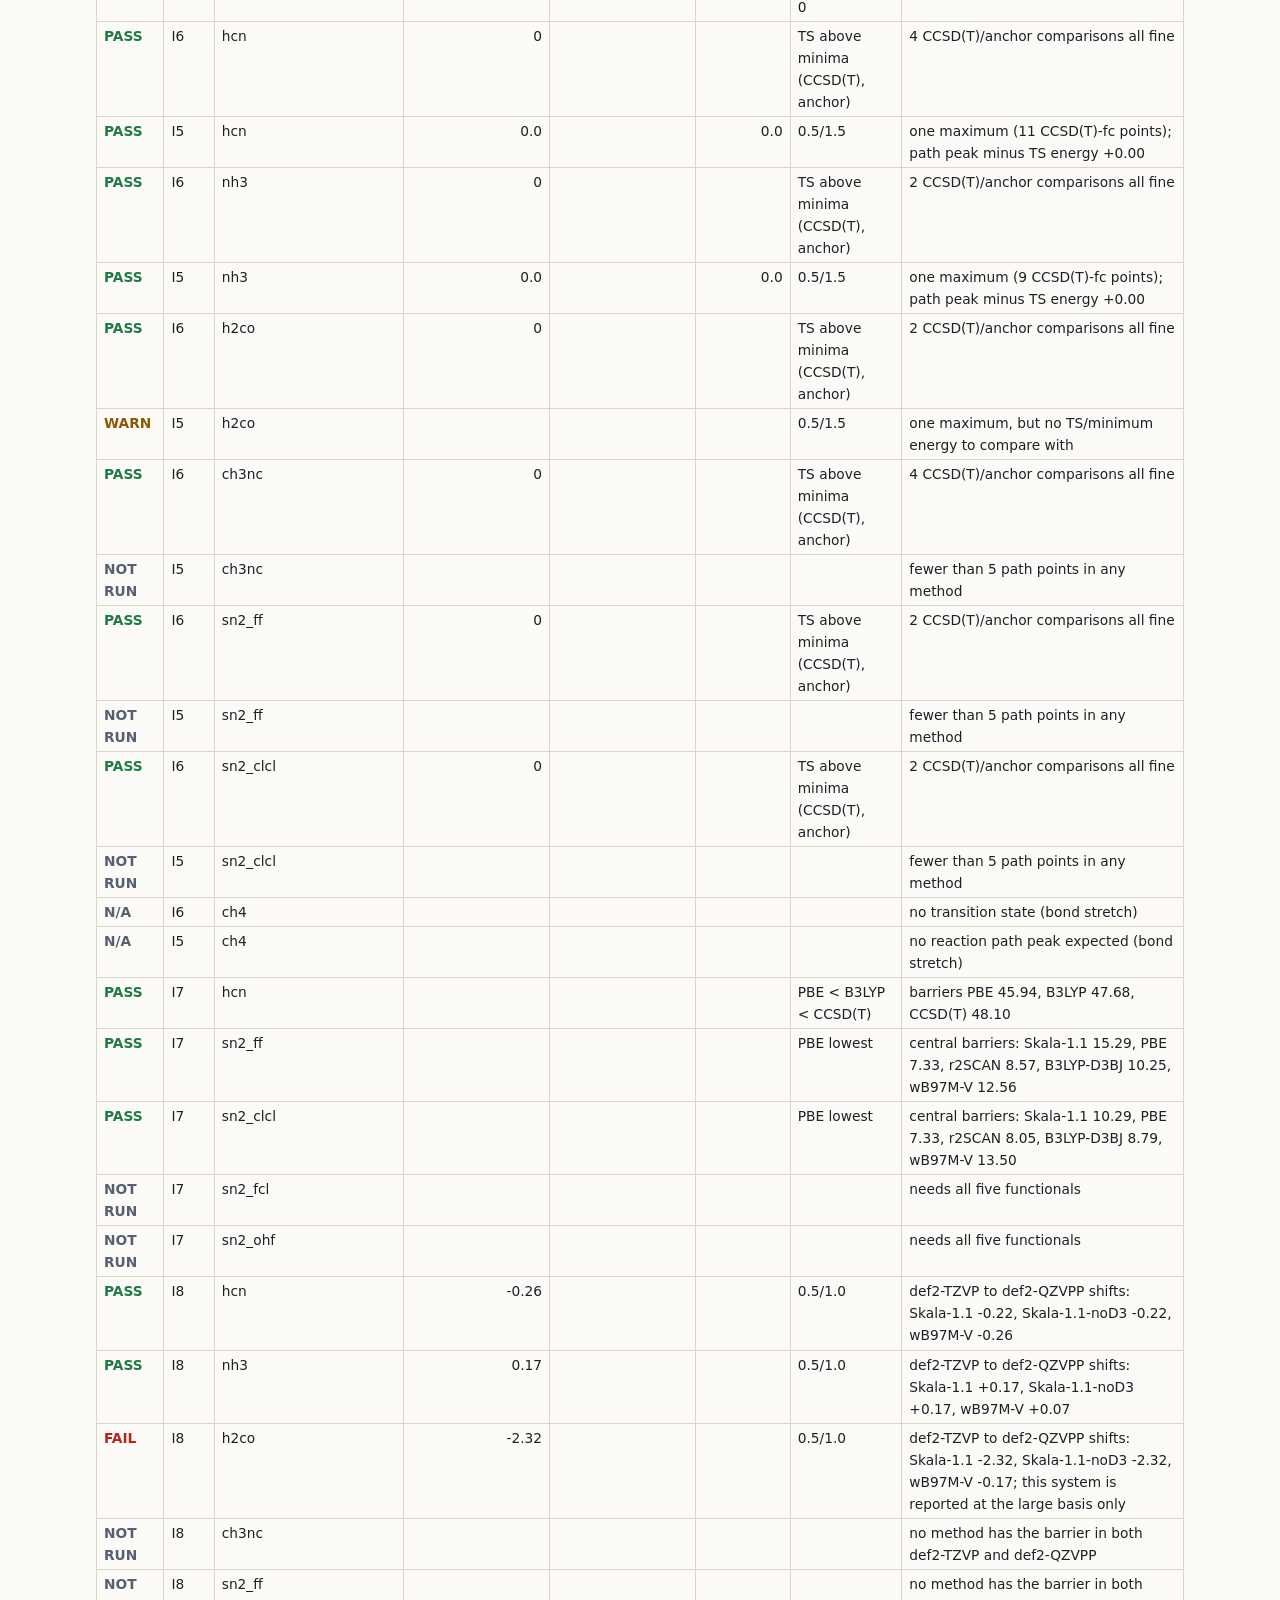
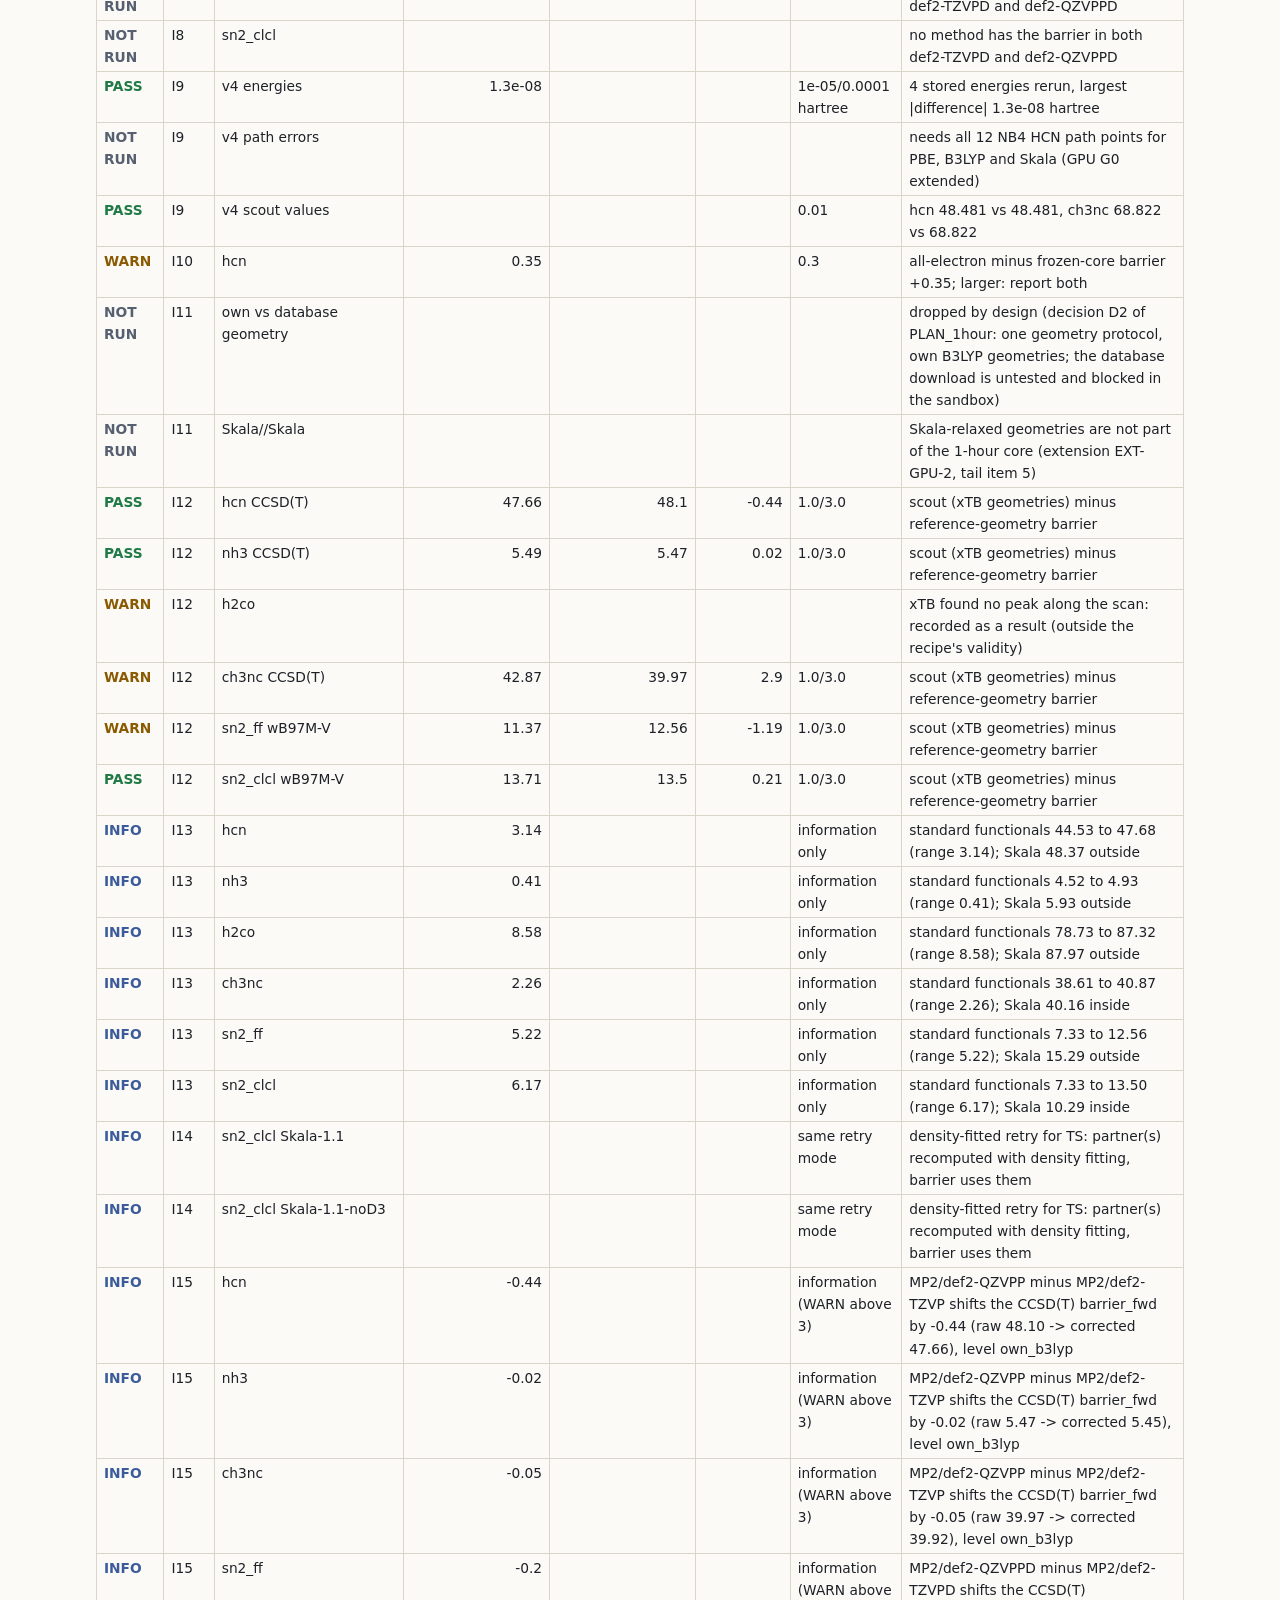
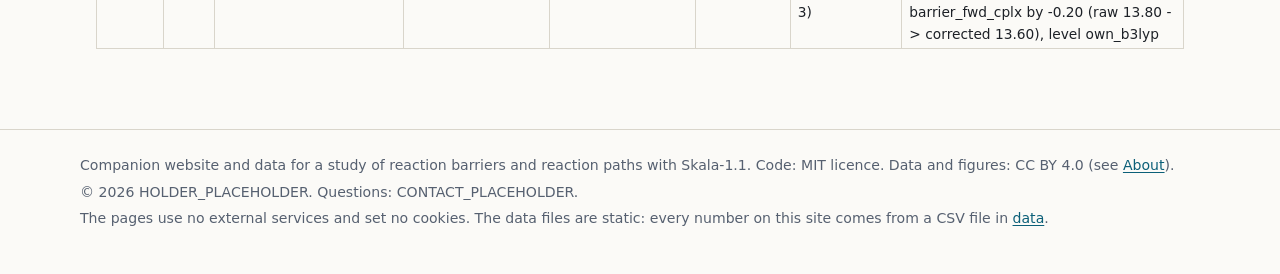
<file: checks/index.html>
<!doctype html>
<html lang="en">
<head>
<meta charset="utf-8">
<meta name="viewport" content="width=device-width, initial-scale=1">
<title>Checks | Paper B1 companion</title>
<meta name="description" content="The automatic check of the run with every warning and failure explained, and the six frozen criteria.">
<meta name="color-scheme" content="light dark">
<link rel="stylesheet" href="../css/style.css">
<link rel="icon" href="data:image/svg+xml,%3Csvg xmlns=%27http://www.w3.org/2000/svg%27 viewBox=%270 0 16 16%27%3E%3Crect width=%2716%27 height=%2716%27 rx=%273%27 fill=%27%230b5f78%27/%3E%3Cpath d=%27M2 12 C5 12 6 3 8 3 S11 12 14 12%27 fill=%27none%27 stroke=%27white%27 stroke-width=%271.6%27/%3E%3C/svg%3E">
<script>try{var t=localStorage.getItem("b1-theme");if(t==="dark"||t==="light")document.documentElement.setAttribute("data-theme",t);}catch(e){}</script>
</head>
<body>
<a class="skip" href="#main">Skip to the content</a>
<header class="site"><div class="in">
<a class="brand" href="../index.html">Paper B1 companion</a>
<nav aria-label="Main"><a href="../index.html">Home</a><a href="../results/index.html">Results</a><a href="../demos/index.html">Demos</a><a href="../figures/index.html">Figures</a><a href="../data/index.html">Data</a><a href="../code/index.html">Code</a><a href="../checks/index.html" aria-current="page">Checks</a><a href="../about/index.html">About</a></nav>
<button type="button" class="theme" aria-label="Switch theme">Dark theme</button>
</div></header>
<main id="main">
<h1>Checks</h1>
<p class="lead">At the end of the run, an automatic check compared the results with the literature table and ran internal sanity tests. It produced 139 lines. Nothing was hidden: every warning and failure is explained below, and the full report is searchable here and in <a href="../data/csv/results/check_report.csv">check_report.csv</a>.</p>
<div class="grid"><div class="card"><p>PASS</p><p class="big">54</p></div><div class="card"><p>WARN</p><p class="big">14</p></div><div class="card"><p>FAIL</p><p class="big">5</p></div><div class="card"><p>INFO</p><p class="big">22</p></div><div class="card"><p>NOT RUN</p><p class="big">40</p></div><div class="card"><p>N/A</p><p class="big">4</p></div></div>
<p>NOT RUN is not a failure: those items belong to reactions or tests outside the six-reaction design (extension reactions, tests that need data not collected), or to systems with too few points for the test. You can reproduce the report with <a href="../code/index.html#recheck">code/recheck_numbers.py</a>.</p>
<h2 id="explained">Warnings and failures, explained</h2>
<div class="tablewrap" tabindex="0" role="region" aria-label="Warnings and failures">
<table class="compact">
<thead><tr><th scope="col">Status</th><th scope="col">Item</th><th scope="col">Scope</th><th scope="col">Value</th><th scope="col">What it means</th></tr></thead>
<tbody>
<tr><td><span class="tag bad">FAIL</span></td><td>I2</td><td>hcn</td><td>0.0334</td><td>T1 of the CCSD(T) calculation reaches 0.033 at path point p05 (the transition state: 0.026), above the 0.03 flag. The coupled-cluster reference near the HCN transition state is less certain than elsewhere. Point p05 is left out of the reference statistics and its neighbours are flagged.</td></tr>
<tr><td><span class="tag bad">FAIL</span></td><td>I3</td><td>hcn</td><td>2</td><td>The restricted Hartree-Fock solution is unstable at path points p03 and p04, so they are also left out of the reference. The HCN path reference has 8 of 11 points once the MP2 basis correction is applied.</td></tr>
<tr><td><span class="tag bad">FAIL</span></td><td>I3</td><td>h2co</td><td>3</td><td>The Hartree-Fock solution is unstable at the transition state and at path points p05 and p06. There is no usable CCSD(T) barrier for H₂CO: its reference is the literature value (81.9 kcal/mol) only, and the path reference has no values around the transition state.</td></tr>
<tr><td><span class="tag bad">FAIL</span></td><td>I3</td><td>ch4</td><td>1</td><td>The Hartree-Fock solution is unstable at the longest C–H stretch (p08, 1.70 Å), so the CH₄ reference is cut there. CH₄ is a bond-stretch test of the reference, not one of the five reactions.</td></tr>
<tr><td><span class="tag bad">FAIL</span></td><td>I8</td><td>h2co</td><td>-2.32</td><td>Changing from def2-TZVP to def2-QZVPP lowers the Skala-1.1 barrier of H₂CO by 2.32 kcal/mol (ωB97M-V: 0.17), above the 1.0 limit. This is the largest basis-set sensitivity in the data. The headline table uses def2-TZVP (error +1.08); at def2-QZVPP the error is −1.24.</td></tr>
<tr><td><span class="tag warn">WARN</span></td><td>R2</td><td>L1 hcn:barrier_fwd</td><td>44.28 against 48.07</td><td>ωB97M-V at def2-QZVPP gives 44.28 against the reference 48.07 (−3.79). The check suggests a wrong geometry level or functional string. We did not find a cause; the value is reported as it is and remains unexplained.</td></tr>
<tr><td><span class="tag warn">WARN</span></td><td>R2</td><td>L3 hcn:reaction_energy</td><td>12.36 against 15.25</td><td>The same ωB97M-V anomaly appears in the HNC minus HCN energy (−2.89).</td></tr>
<tr><td><span class="tag warn">WARN</span></td><td>R1</td><td>L6 ch3nc:barrier_fwd</td><td>39.92 against 38.25</td><td>The CH₃NC literature value is from a conference abstract and its zero-point convention is unknown, so it is not scored. Our CCSD(T)+ΔMP2 value is shown for information.</td></tr>
<tr><td><span class="tag warn">WARN</span></td><td>R2</td><td>L6 ch3nc:barrier_fwd</td><td>38.61 against 38.25</td><td>As above: the value of ωB97M-V is shown but not scored; the large basis was not run for CH₃NC.</td></tr>
<tr><td><span class="tag warn">WARN</span></td><td>R3</td><td>L6 ch3nc:barrier_fwd</td><td>38.25 against 38.25</td><td>The literature value of the CH₃NC barrier is unverified. It is excluded from every error statistic on this site until the source is confirmed.</td></tr>
<tr><td><span class="tag warn">WARN</span></td><td>R2</td><td>L7 sn2_ff:barrier_fwd</td><td>-0.95 against -0.34</td><td>The barrier of F⁻ + CH₃F from separated reactants is a small number (−0.34), so the relative tolerance rule applies; the difference is 0.61 kcal/mol. The large basis was not run. No action.</td></tr>
<tr><td><span class="tag warn">WARN</span></td><td>R3</td><td>L19 ch3nc:reaction_energy</td><td></td><td>There is no literature value for the CH₃NC reaction energy; the table row is a placeholder and is in no statistic.</td></tr>
<tr><td><span class="tag warn">WARN</span></td><td>I2</td><td>h2co</td><td>0.0234</td><td>T1 is 0.023 at the transition state and at p05, above the 0.02 flag: the H₂CO coupled-cluster calculation is borderline even before the instability found by I3.</td></tr>
<tr><td><span class="tag warn">WARN</span></td><td>I2</td><td>sn2_ff</td><td>0.0227</td><td>T1 is 0.023 for F⁻ and 0.020 at the transition state, slightly above the 0.02 flag. Our CCSD(T)+ΔMP2 barrier agrees with the literature to +0.22 kcal/mol.</td></tr>
<tr><td><span class="tag warn">WARN</span></td><td>I5</td><td>h2co</td><td></td><td>The path has one maximum, but there is no coupled-cluster energy at the transition state to compare it with, because that point is excluded (I3).</td></tr>
<tr><td><span class="tag warn">WARN</span></td><td>I10</td><td>hcn</td><td>0.35</td><td>The all-electron CCSD(T) barrier of HCN is 0.35 kcal/mol above the frozen-core barrier, over the 0.3 limit. Both values are reported.</td></tr>
<tr><td><span class="tag warn">WARN</span></td><td>I12</td><td>h2co</td><td></td><td>GFN2-xTB found no maximum along the H₂CO scan; the stored xTB transition state is the middle scan point, which has the B3LYP transition-state coordinates. The H₂CO geometry penalty therefore tests only the minimum.</td></tr>
<tr><td><span class="tag warn">WARN</span></td><td>I12</td><td>ch3nc CCSD(T)</td><td>42.87 against 39.97</td><td>At the GFN2-xTB geometry the CCSD(T) barrier of CH₃NC is 42.87 against 39.97 at the B3LYP geometry (+2.90). The xTB geometry is poor for this molecule (C–N–C angle 60.2° against 69.0°), not specifically for Skala-1.1.</td></tr>
<tr><td><span class="tag warn">WARN</span></td><td>I12</td><td>sn2_ff wB97M-V</td><td>11.37 against 12.56</td><td>At the GFN2-xTB geometry (asymmetric, shorter C–F bond) ωB97M-V gives 11.37 against 12.56 at the B3LYP geometry (−1.19); several functionals show a lower barrier there.</td></tr>
</tbody></table></div>
<h2 id="items">What the items mean</h2>
<div class="tablewrap" tabindex="0" role="region" aria-label="Check items">
<table class="compact">
<thead><tr><th scope="col">Item</th><th scope="col">Meaning</th></tr></thead>
<tbody>
<tr><td>R1</td><td>Our CCSD(T) (with the MP2 basis correction) against the literature value.</td></tr>
<tr><td>R2</td><td>ωB97M-V in the larger basis against the literature value (anchor functional).</td></tr>
<tr><td>R3</td><td>References that are unverified or missing: never scored.</td></tr>
<tr><td>R4</td><td>Signed errors of all functionals against the literature (reported, not scored).</td></tr>
<tr><td>P1, P2</td><td>Geometry pack: hash check, and B3LYP gradient test of the stored structures.</td></tr>
<tr><td>I1</td><td>SCF or calculation convergence of every stationary point and path point.</td></tr>
<tr><td>I2</td><td>T1 diagnostic of each CCSD(T) point: flag above 0.02, fail above 0.03.</td></tr>
<tr><td>I3</td><td>Stability of the Hartree-Fock solution of each CCSD(T) point.</td></tr>
<tr><td>I4</td><td>Frequencies: one imaginary mode at the transition state, none at minima.</td></tr>
<tr><td>I5</td><td>The maximum of the path against the transition-state energy.</td></tr>
<tr><td>I6</td><td>The transition state lies above the minima.</td></tr>
<tr><td>I7</td><td>Ordering of the functionals (PBE lowest).</td></tr>
<tr><td>I8</td><td>Change of the barrier from def2-TZVP to def2-QZVPP.</td></tr>
<tr><td>I9</td><td>Reproduction of stored numbers of an earlier version.</td></tr>
<tr><td>I10</td><td>All-electron against frozen-core CCSD(T) (HCN).</td></tr>
<tr><td>I11</td><td>Own geometry against database geometry; Skala-relaxed geometries.</td></tr>
<tr><td>I12</td><td>Scout test: barrier at GFN2-xTB geometries against B3LYP geometries.</td></tr>
<tr><td>I13</td><td>Spread of the standard functionals (information).</td></tr>
<tr><td>I14</td><td>No barrier mixes density-fitted and unfitted energies.</td></tr>
<tr><td>I15</td><td>Size of the MP2 basis-set correction of the reference.</td></tr>
</tbody></table></div>
<h2 id="criteria">The six frozen criteria</h2>
<p>Six findings were stated with their criteria for "supports", "negative" and "inconclusive" before any result existed (2026-11-15 (1-hour design, written before any real number exists)). The table gives the criteria as written, the measured values and the verdict. The notes explain how sensitive the verdict is. Source: <a href="../data/csv/results/findings_outcome.csv">findings_outcome.csv</a> and <a href="../data/csv/tables/table4_findings.csv">table4_findings.csv</a>.</p>
<div class="tablewrap" tabindex="0" role="region" aria-label="Frozen criteria">
<table class="compact">
<thead><tr><th scope="col"></th><th scope="col">Finding</th><th scope="col">Supports if</th><th scope="col">Negative if</th><th scope="col">Inconclusive otherwise</th><th scope="col">Measured</th><th scope="col">n</th><th scope="col">Verdict</th><th scope="col">Sensitivity of the verdict</th></tr></thead>
<tbody>
<tr><td>F1</td><td>Barriers at relaxed stationary points, five functionals, headline set (one primary barrier per verified reaction, SN2 from the complex; n = 5 of the 6 design reactions while the CH3NC value L6 is unverified, 6 once it is confirmed)</td><td>Skala-1.1 (with D3) mean absolute error is at most 2.0 kcal/mol AND at most the wB97M-V (anchor) mean absolute error + 0.5</td><td>Skala mean absolute error exceeds the better of B3LYP-D3(BJ) and r2SCAN by more than 0.5 kcal/mol</td><td>everything else (a tie within 0.5 with B3LYP or r2SCAN, or Skala above 2.0 without losing)</td><td>MAE (kcal/mol, n): Skala-1.1 1.44 (5), wB97M-V 1.08 (5), B3LYP-D3BJ 2.26 (5), r2SCAN 3.29 (5), PBE 4.52 (5), Skala-1.1-noD3 1.44 (5)</td><td>5</td><td><span class="tag ok">supports</span></td><td>Margin to the threshold is 0.14 kcal/mol (1.443 against 1.08 + 0.5 = 1.58); the verdict needs HCN: without HCN Skala 1.73 and wB97M-V 0.46, F1 not supported. With CH3NC (n = 6) the criterion is not met (1.52 &gt; 1.46).</td></tr>
<tr><td>F2</td><td>Error along the relaxed Tier A paths (HCN, NH3, H2CO, CH4) against the CCSD(T)/def2-TZVP reference (basis-corrected where the MP2 correction exists)</td><td>range (max minus min) of the signed Skala error is at most 1.0 kcal/mol on at least 3 of the 4 paths</td><td>maximum absolute Skala error is at least 2.0 kcal/mol on at least 2 of the 4 paths</td><td>everything else; always inconclusive when fewer than 3 paths have a usable reference (R1 failed or rows missing)</td><td>hcn: range 1.06, max |error| 1.06; nh3: range 0.48, max |error| 0.48; h2co: range 1.74, max |error| 1.74</td><td>3</td><td><span class="tag warn">inconclusive</span></td><td>Three paths, not four (CH4 has no DFT rows). Against raw CCSD(T) the ranges are 1.06, 0.46, 4.81; the HCN and H2CO CCSD(T) values are flagged by the check, so only NH3 is clean.</td></tr>
<tr><td>F3</td><td>Basis-set stability of the primary barrier, def2-TZVP(D) to def2-QZVPP(D), HCN, NH3, H2CO (the core); more after EXT-GPU-1</td><td>Skala shift at most 0.5 kcal/mol AND Skala&#x27;s rank among the five functionals unchanged, in at least 75% of the reactions with data (at least 3 in the 1-hour design)</td><td>Skala shift above 1.0 kcal/mol in at least 2 reactions</td><td>everything else, or fewer than 3 reactions with both bases</td><td>Skala shifts main to large basis: hcn -0.22, nh3 +0.17, h2co -2.32</td><td>3</td><td><span class="tag warn">inconclusive</span></td><td>The rank-unchanged part cannot be evaluated (QZVPP only for Skala, Skala without D3 and wB97M-V). Only H2CO (-2.32) exceeds 1.0 kcal/mol.</td></tr>
<tr><td>F4</td><td>Scout check: barriers at xTB geometries against the barrier at our own B3LYP geometries, every functional of G3 (Skala with D3, wB97M-V, B3LYP-D3(BJ) in the core)</td><td>geometry penalty below 1.0 kcal/mol in at least 75% of the reactions (5 of 6) for EVERY functional computed</td><td>penalty above 3.0 kcal/mol in at least 3 reactions, or in every reaction of one class (SN2: both F- + CH3F and Cl- + CH3Cl)</td><td>everything else, or fewer than 4 reactions with xTB-geometry energies</td><td>geometry penalty (kcal/mol): Skala-1.1: ch3nc +3.12, h2co -0.08, hcn +0.12, nh3 -0.02, sn2_clcl +5.68, sn2_ff -1.34; wB97M-V: ch3nc +3.77, h2co -0.08, hcn +0.31, nh3 +0.02, sn2_clcl +0.21, sn2_ff -1.19; B3LYP-D3BJ: ch3nc +3.63, h2co -0.10, hcn +0.61, nh3 +0.03, sn2_clcl +0.89, sn2_ff -0.99</td><td>6</td><td><span class="tag warn">inconclusive</span></td><td>H2CO is not a TS test (xTB found no peak). Without CH3NC: Skala 3 of 5, wB97M-V 4 of 5, B3LYP-D3(BJ) 5 of 5 below 1.0.</td></tr>
<tr><td>F5</td><td>Robustness of Skala&#x27;s rank among the five functionals (by absolute error; errors within 0.5 kcal/mol of each other tie)</td><td>the most frequent rank (ties share a rank) occurs in at least 75% of the reactions with a verified reference (5 of 6; 4 of 5 while L6 is unverified)</td><td>the most frequent rank occurs in fewer than 50% of the reactions</td><td>everything else, or fewer than 4 reactions</td><td>Skala rank per reaction (1 = best, ties within 0.5): [1, 2, 2, 2, 2]; most frequent rank 2 in 4 of 5</td><td>5</td><td><span class="tag ok">supports</span></td><td>Needs the 0.5 tie rule: strict ranks of Skala are 1, 5, 2, 2, 2 (3 of 5 = 60 %, below 75 %); verdict margin is one reaction.</td></tr>
<tr><td>F6</td><td>Negative results kept: CH4 C-H stretch (and the rigid HCN map against CCSD(T)/def2-SVP when the optional CPU tail ran)</td><td>T1 below 0.02 (and RHF stable at the CH4 points) at at least 90% of the CH4 points (and of the HCN grid cells in the 120 kcal/mol window, if computed)</td><td>that fraction is below 50%: the reference is truncated at the distance where it fails, and this is said in the paper</td><td>everything else</td><td>reference reliable (T1 &lt; 0.02) at: ch4 8/9, hcn_grid 111/369</td><td>378</td><td><span class="tag bad">negative</span></td><td>Mixes two systems: CH4 8 of 9 (88.9 %), HCN grid 111 of 369 (30.1 %); grid stability flag not stored.</td></tr>
</tbody></table></div>
<h2 id="full">The full report</h2>
<div class="controls"><fieldset><legend>Status</legend><div class="pillrow" id="status-pills"></div></fieldset>
<div><label for="checksearch">Search: </label><input type="search" id="checksearch" class="search" placeholder="e.g. hcn, I3, wB97M-V"></div></div>
<p class="small" id="check-count" role="status"></p>
<div class="tablewrap" tabindex="0" role="region" aria-label="Full check report"><table id="check-table" class="compact"><thead><tr><th scope="col">Status</th><th scope="col">Item</th><th scope="col">Scope</th><th scope="col" class="num">Value</th><th scope="col" class="num">Reference</th><th scope="col" class="num">Difference</th><th scope="col">Tolerance</th><th scope="col">Message</th></tr></thead>
<tbody><tr data-status="PASS"><td class="status-PASS">PASS</td><td>R1</td><td>L1 hcn:barrier_fwd</td><td class="num">47.66</td><td class="num">48.07</td><td class="num">-0.41</td><td>1.5/3.0</td><td>electronic energy vs zero-point-excluded reference; geometry level own_b3lyp; reference = CCSD(T) + [MP2/def2-QZVPP - MP2/def2-TZVP]</td></tr>
<tr data-status="WARN"><td class="status-WARN">WARN</td><td>R2</td><td>L1 hcn:barrier_fwd</td><td class="num">44.28</td><td class="num">48.07</td><td class="num">-3.79</td><td>2.0/4.0</td><td>electronic energy vs zero-point-excluded reference; geometry level own_b3lyp; likely cause: geometry level or functional string</td></tr>
<tr data-status="INFO"><td class="status-INFO">INFO</td><td>R4</td><td>L1 hcn:barrier_fwd</td><td class="num">0.3</td><td class="num">48.07</td><td class="num">0.3</td><td>not scored</td><td>signed errors (method minus literature): Skala-1.1 +0.30, Skala-1.1-noD3 +0.30, PBE -2.13, r2SCAN -1.51, B3LYP-D3BJ -0.39, wB97M-V -3.54</td></tr>
<tr data-status="PASS"><td class="status-PASS">PASS</td><td>R1</td><td>L2 hcn:barrier_rev</td><td class="num">33.0</td><td class="num">32.82</td><td class="num">0.18</td><td>1.5/3.0</td><td>electronic energy vs zero-point-excluded reference; geometry level own_b3lyp; reference = CCSD(T) + [MP2/def2-QZVPP - MP2/def2-TZVP]</td></tr>
<tr data-status="PASS"><td class="status-PASS">PASS</td><td>R2</td><td>L2 hcn:barrier_rev</td><td class="num">31.92</td><td class="num">32.82</td><td class="num">-0.9</td><td>2.0/4.0</td><td>electronic energy vs zero-point-excluded reference; geometry level own_b3lyp</td></tr>
<tr data-status="INFO"><td class="status-INFO">INFO</td><td>R4</td><td>L2 hcn:barrier_rev</td><td class="num">0.59</td><td class="num">32.82</td><td class="num">0.59</td><td>not scored</td><td>signed errors (method minus literature): Skala-1.1 +0.59, Skala-1.1-noD3 +0.49, PBE -2.11, r2SCAN -0.96, B3LYP-D3BJ +0.69, wB97M-V -0.85</td></tr>
<tr data-status="PASS"><td class="status-PASS">PASS</td><td>R1</td><td>L3 hcn:reaction_energy</td><td class="num">14.66</td><td class="num">15.25</td><td class="num">-0.59</td><td>1.5/3.0</td><td>electronic energy vs zero-point-excluded reference; geometry level own_b3lyp; reference = CCSD(T) + [MP2/def2-QZVPP - MP2/def2-TZVP]</td></tr>
<tr data-status="WARN"><td class="status-WARN">WARN</td><td>R2</td><td>L3 hcn:reaction_energy</td><td class="num">12.36</td><td class="num">15.25</td><td class="num">-2.89</td><td>2.0/4.0</td><td>electronic energy vs zero-point-excluded reference; geometry level own_b3lyp; likely cause: geometry level or functional string</td></tr>
<tr data-status="INFO"><td class="status-INFO">INFO</td><td>R4</td><td>L3 hcn:reaction_energy</td><td class="num">-0.29</td><td class="num">15.25</td><td class="num">-0.29</td><td>not scored</td><td>signed errors (method minus literature): Skala-1.1 -0.29, Skala-1.1-noD3 -0.20, PBE -0.02, r2SCAN -0.55, B3LYP-D3BJ -1.08, wB97M-V -2.68</td></tr>
<tr data-status="PASS"><td class="status-PASS">PASS</td><td>R1</td><td>L4 nh3:barrier_fwd</td><td class="num">5.45</td><td class="num">5.12</td><td class="num">0.33</td><td>1.5/3.0 (PASS 0.51)</td><td>electronic energy vs zero-point-excluded reference; geometry level own_b3lyp; reference = CCSD(T) + [MP2/def2-QZVPP - MP2/def2-TZVP]</td></tr>
<tr data-status="PASS"><td class="status-PASS">PASS</td><td>R2</td><td>L4 nh3:barrier_fwd</td><td class="num">4.67</td><td class="num">5.12</td><td class="num">-0.45</td><td>2.0/4.0 (PASS 0.51)</td><td>electronic energy vs zero-point-excluded reference; geometry level own_b3lyp</td></tr>
<tr data-status="INFO"><td class="status-INFO">INFO</td><td>R4</td><td>L4 nh3:barrier_fwd</td><td class="num">0.81</td><td class="num">5.12</td><td class="num">0.81</td><td>not scored</td><td>signed errors (method minus literature): Skala-1.1 +0.81, Skala-1.1-noD3 +0.81, PBE -0.19, r2SCAN -0.23, B3LYP-D3BJ -0.60, wB97M-V -0.51</td></tr>
<tr data-status="NOT RUN"><td class="status-NOT-RUN">NOT RUN</td><td>R1</td><td>L5 h2co:barrier_fwd</td><td class="num"></td><td class="num"></td><td class="num"></td><td></td><td>no usable CCSD(T) rows at one geometry level (excluded by I2/I3, missing, or species at different levels)</td></tr>
<tr data-status="PASS"><td class="status-PASS">PASS</td><td>R2</td><td>L5 h2co:barrier_fwd</td><td class="num">82.16</td><td class="num">81.9</td><td class="num">0.26</td><td>2.0/4.0</td><td>zero-point difference -4.99 added; geometry level own_b3lyp</td></tr>
<tr data-status="INFO"><td class="status-INFO">INFO</td><td>R4</td><td>L5 h2co:barrier_fwd</td><td class="num">1.08</td><td class="num">81.9</td><td class="num">1.08</td><td>not scored</td><td>signed errors (method minus literature): Skala-1.1 +1.08, Skala-1.1-noD3 +1.33, PBE -8.15, r2SCAN -4.56, B3LYP-D3BJ -2.57, wB97M-V +0.43</td></tr>
<tr data-status="WARN"><td class="status-WARN">WARN</td><td>R1</td><td>L6 ch3nc:barrier_fwd</td><td class="num">39.92</td><td class="num">38.25</td><td class="num">1.67</td><td>1.5/3.0</td><td>zero-point convention unknown: electronic value shown, not scored; geometry level own_b3lyp; reference = CCSD(T) + [MP2/def2-QZVPP - MP2/def2-TZVP]; reference unverified: not scored</td></tr>
<tr data-status="WARN"><td class="status-WARN">WARN</td><td>R2</td><td>L6 ch3nc:barrier_fwd</td><td class="num">38.61</td><td class="num">38.25</td><td class="num">0.36</td><td>2.0/4.0</td><td>zero-point convention unknown: electronic value shown, not scored; geometry level own_b3lyp; large basis def2-QZVPP not available, scored at def2-TZVP; reference unverified: not scored</td></tr>
<tr data-status="WARN"><td class="status-WARN">WARN</td><td>R3</td><td>L6 ch3nc:barrier_fwd</td><td class="num">38.25</td><td class="num">38.25</td><td class="num"></td><td>never PASS</td><td>verified=no (unknown zero-point): EXCLUDED from all error statistics; confirm source before submission. Source: Nguyen and Stanton, Sanibel 2018 abstract, HEAT-345Q (experiment 38.2 to 38.4); the abstra</td></tr>
<tr data-status="INFO"><td class="status-INFO">INFO</td><td>R4</td><td>L6 ch3nc:barrier_fwd</td><td class="num">1.91</td><td class="num">38.25</td><td class="num">1.91</td><td>not scored</td><td>signed errors (method minus literature): Skala-1.1 +1.91, Skala-1.1-noD3 +1.90, PBE +0.46, r2SCAN +1.02, B3LYP-D3BJ +2.62, wB97M-V +0.36; reference unverified, not in statistics</td></tr>
<tr data-status="PASS"><td class="status-PASS">PASS</td><td>R1</td><td>L7 sn2_ff:barrier_fwd</td><td class="num">-0.02</td><td class="num">-0.34</td><td class="num">0.32</td><td>1.5/3.0 (PASS 0.50)</td><td>electronic energy vs zero-point-excluded reference; geometry level own_b3lyp; reference = CCSD(T) + [MP2/def2-QZVPPD - MP2/def2-TZVPD]</td></tr>
<tr data-status="WARN"><td class="status-WARN">WARN</td><td>R2</td><td>L7 sn2_ff:barrier_fwd</td><td class="num">-0.95</td><td class="num">-0.34</td><td class="num">-0.61</td><td>2.0/4.0 (PASS 0.50)</td><td>electronic energy vs zero-point-excluded reference; geometry level own_b3lyp; large basis def2-QZVPPD not available, scored at def2-TZVPD; likely cause: missing diffuse functions, or wrong fragment reference (complex vs separated)</td></tr>
<tr data-status="INFO"><td class="status-INFO">INFO</td><td>R4</td><td>L7 sn2_ff:barrier_fwd</td><td class="num">1.81</td><td class="num">-0.34</td><td class="num">1.81</td><td>not scored</td><td>signed errors (method minus literature): Skala-1.1 +1.81, Skala-1.1-noD3 +2.50, PBE -5.44, r2SCAN -5.31, B3LYP-D3BJ -2.53, wB97M-V -0.61</td></tr>
<tr data-status="PASS"><td class="status-PASS">PASS</td><td>R1</td><td>L8 sn2_ff:barrier_fwd_cplx</td><td class="num">13.6</td><td class="num">13.38</td><td class="num">0.22</td><td>1.5/3.0</td><td>electronic energy vs zero-point-excluded reference; geometry level own_b3lyp; reference = CCSD(T) + [MP2/def2-QZVPPD - MP2/def2-TZVPD]</td></tr>
<tr data-status="PASS"><td class="status-PASS">PASS</td><td>R2</td><td>L8 sn2_ff:barrier_fwd_cplx</td><td class="num">12.56</td><td class="num">13.38</td><td class="num">-0.82</td><td>2.0/4.0</td><td>electronic energy vs zero-point-excluded reference; geometry level own_b3lyp; large basis def2-QZVPPD not available, scored at def2-TZVPD</td></tr>
<tr data-status="INFO"><td class="status-INFO">INFO</td><td>R4</td><td>L8 sn2_ff:barrier_fwd_cplx</td><td class="num">1.91</td><td class="num">13.38</td><td class="num">1.91</td><td>not scored</td><td>signed errors (method minus literature): Skala-1.1 +1.91, Skala-1.1-noD3 +1.99, PBE -6.05, r2SCAN -4.81, B3LYP-D3BJ -3.13, wB97M-V -0.82</td></tr>
<tr data-status="N/A"><td class="status-N/A">N/A</td><td>R1</td><td>L9 sn2_clcl:barrier_fwd</td><td class="num"></td><td class="num"></td><td class="num"></td><td></td><td>tier C: no CCSD(T) planned for this system</td></tr>
<tr data-status="PASS"><td class="status-PASS">PASS</td><td>R2</td><td>L9 sn2_clcl:barrier_fwd</td><td class="num">2.96</td><td class="num">3.1</td><td class="num">-0.14</td><td>2.0/4.0 (PASS 0.50)</td><td>electronic energy vs zero-point-excluded reference; geometry level own_b3lyp; large basis def2-QZVPPD not available, scored at def2-TZVPD</td></tr>
<tr data-status="INFO"><td class="status-INFO">INFO</td><td>R4</td><td>L9 sn2_clcl:barrier_fwd</td><td class="num">-3.11</td><td class="num">3.1</td><td class="num">-3.11</td><td>not scored</td><td>signed errors (method minus literature): Skala-1.1 -3.11, Skala-1.1-noD3 -1.43, PBE -6.31, r2SCAN -6.23, B3LYP-D3BJ -5.09, wB97M-V -0.14</td></tr>
<tr data-status="N/A"><td class="status-N/A">N/A</td><td>R1</td><td>L10 sn2_clcl:barrier_fwd_cplx</td><td class="num"></td><td class="num"></td><td class="num"></td><td></td><td>tier C: no CCSD(T) planned for this system</td></tr>
<tr data-status="PASS"><td class="status-PASS">PASS</td><td>R2</td><td>L10 sn2_clcl:barrier_fwd_cplx</td><td class="num">13.5</td><td class="num">13.41</td><td class="num">0.09</td><td>2.0/4.0</td><td>electronic energy vs zero-point-excluded reference; geometry level own_b3lyp; large basis def2-QZVPPD not available, scored at def2-TZVPD</td></tr>
<tr data-status="INFO"><td class="status-INFO">INFO</td><td>R4</td><td>L10 sn2_clcl:barrier_fwd_cplx</td><td class="num">-3.12</td><td class="num">13.41</td><td class="num">-3.12</td><td>not scored</td><td>signed errors (method minus literature): Skala-1.1 -3.12, Skala-1.1-noD3 -2.79, PBE -6.08, r2SCAN -5.36, B3LYP-D3BJ -4.62, wB97M-V +0.09</td></tr>
<tr data-status="WARN"><td class="status-WARN">WARN</td><td>R3</td><td>L19 ch3nc:reaction_energy</td><td class="num"></td><td class="num"></td><td class="num"></td><td>never PASS</td><td>PLACEHOLDER, value not yet read, excluded from all statistics. Source: Nguyen, Thorpe, Bross, Ruscic, Stanton, J. Phys. Chem. Lett. 2018 (OSTI 1461519): reaction</td></tr>
<tr data-status="PASS"><td class="status-PASS">PASS</td><td>P1</td><td>geometry pack</td><td class="num">81e4533319f5fc59</td><td class="num">81e4533319f5fc59</td><td class="num"></td><td>SHA-256 equal</td><td>pack and all 55 structure/path hashes verified</td></tr>
<tr data-status="PASS"><td class="status-PASS">PASS</td><td>P2</td><td>gradient test</td><td class="num">1.3e-04</td><td class="num"></td><td class="num"></td><td>RMS &lt; 0.0003</td><td>12 of 12 stored structures pass; worst 1.3e-04 at sn2_clcl:TS</td></tr>
<tr data-status="NOT RUN"><td class="status-NOT-RUN">NOT RUN</td><td>R1</td><td>L11 sn2_fcl:barrier_fwd</td><td class="num"></td><td class="num"></td><td class="num"></td><td></td><td>outside the 1-hour core design (extension session EXT-GPU-1 adds F- + CH3Cl and OH- + CH3F)</td></tr>
<tr data-status="NOT RUN"><td class="status-NOT-RUN">NOT RUN</td><td>R2</td><td>L11 sn2_fcl:barrier_fwd</td><td class="num"></td><td class="num"></td><td class="num"></td><td></td><td>outside the 1-hour core design (extension session EXT-GPU-1 adds F- + CH3Cl and OH- + CH3F)</td></tr>
<tr data-status="NOT RUN"><td class="status-NOT-RUN">NOT RUN</td><td>R1</td><td>L12 sn2_fcl:barrier_rev</td><td class="num"></td><td class="num"></td><td class="num"></td><td></td><td>outside the 1-hour core design (extension session EXT-GPU-1 adds F- + CH3Cl and OH- + CH3F)</td></tr>
<tr data-status="NOT RUN"><td class="status-NOT-RUN">NOT RUN</td><td>R2</td><td>L12 sn2_fcl:barrier_rev</td><td class="num"></td><td class="num"></td><td class="num"></td><td></td><td>outside the 1-hour core design (extension session EXT-GPU-1 adds F- + CH3Cl and OH- + CH3F)</td></tr>
<tr data-status="NOT RUN"><td class="status-NOT-RUN">NOT RUN</td><td>R1</td><td>L13 sn2_fcl:barrier_fwd_cplx</td><td class="num"></td><td class="num"></td><td class="num"></td><td></td><td>outside the 1-hour core design (extension session EXT-GPU-1 adds F- + CH3Cl and OH- + CH3F)</td></tr>
<tr data-status="NOT RUN"><td class="status-NOT-RUN">NOT RUN</td><td>R2</td><td>L13 sn2_fcl:barrier_fwd_cplx</td><td class="num"></td><td class="num"></td><td class="num"></td><td></td><td>outside the 1-hour core design (extension session EXT-GPU-1 adds F- + CH3Cl and OH- + CH3F)</td></tr>
<tr data-status="NOT RUN"><td class="status-NOT-RUN">NOT RUN</td><td>R1</td><td>L14 sn2_fcl:barrier_rev_cplx</td><td class="num"></td><td class="num"></td><td class="num"></td><td></td><td>outside the 1-hour core design (extension session EXT-GPU-1 adds F- + CH3Cl and OH- + CH3F)</td></tr>
<tr data-status="NOT RUN"><td class="status-NOT-RUN">NOT RUN</td><td>R2</td><td>L14 sn2_fcl:barrier_rev_cplx</td><td class="num"></td><td class="num"></td><td class="num"></td><td></td><td>outside the 1-hour core design (extension session EXT-GPU-1 adds F- + CH3Cl and OH- + CH3F)</td></tr>
<tr data-status="NOT RUN"><td class="status-NOT-RUN">NOT RUN</td><td>R1</td><td>L15 sn2_ohf:barrier_fwd</td><td class="num"></td><td class="num"></td><td class="num"></td><td></td><td>outside the 1-hour core design (extension session EXT-GPU-1 adds F- + CH3Cl and OH- + CH3F)</td></tr>
<tr data-status="NOT RUN"><td class="status-NOT-RUN">NOT RUN</td><td>R2</td><td>L15 sn2_ohf:barrier_fwd</td><td class="num"></td><td class="num"></td><td class="num"></td><td></td><td>outside the 1-hour core design (extension session EXT-GPU-1 adds F- + CH3Cl and OH- + CH3F)</td></tr>
<tr data-status="NOT RUN"><td class="status-NOT-RUN">NOT RUN</td><td>R1</td><td>L16 sn2_ohf:barrier_rev</td><td class="num"></td><td class="num"></td><td class="num"></td><td></td><td>outside the 1-hour core design (extension session EXT-GPU-1 adds F- + CH3Cl and OH- + CH3F)</td></tr>
<tr data-status="NOT RUN"><td class="status-NOT-RUN">NOT RUN</td><td>R2</td><td>L16 sn2_ohf:barrier_rev</td><td class="num"></td><td class="num"></td><td class="num"></td><td></td><td>outside the 1-hour core design (extension session EXT-GPU-1 adds F- + CH3Cl and OH- + CH3F)</td></tr>
<tr data-status="NOT RUN"><td class="status-NOT-RUN">NOT RUN</td><td>R1</td><td>L17 sn2_ohf:barrier_fwd_cplx</td><td class="num"></td><td class="num"></td><td class="num"></td><td></td><td>outside the 1-hour core design (extension session EXT-GPU-1 adds F- + CH3Cl and OH- + CH3F)</td></tr>
<tr data-status="NOT RUN"><td class="status-NOT-RUN">NOT RUN</td><td>R2</td><td>L17 sn2_ohf:barrier_fwd_cplx</td><td class="num"></td><td class="num"></td><td class="num"></td><td></td><td>outside the 1-hour core design (extension session EXT-GPU-1 adds F- + CH3Cl and OH- + CH3F)</td></tr>
<tr data-status="NOT RUN"><td class="status-NOT-RUN">NOT RUN</td><td>R1</td><td>L18 sn2_ohf:barrier_rev_cplx</td><td class="num"></td><td class="num"></td><td class="num"></td><td></td><td>outside the 1-hour core design (extension session EXT-GPU-1 adds F- + CH3Cl and OH- + CH3F)</td></tr>
<tr data-status="NOT RUN"><td class="status-NOT-RUN">NOT RUN</td><td>R2</td><td>L18 sn2_ohf:barrier_rev_cplx</td><td class="num"></td><td class="num"></td><td class="num"></td><td></td><td>outside the 1-hour core design (extension session EXT-GPU-1 adds F- + CH3Cl and OH- + CH3F)</td></tr>
<tr data-status="NOT RUN"><td class="status-NOT-RUN">NOT RUN</td><td>I1</td><td>sn2_fcl</td><td class="num"></td><td class="num"></td><td class="num"></td><td></td><td>outside the 1-hour core design (extension session EXT-GPU-1 adds F- + CH3Cl and OH- + CH3F)</td></tr>
<tr data-status="NOT RUN"><td class="status-NOT-RUN">NOT RUN</td><td>I4</td><td>sn2_fcl</td><td class="num"></td><td class="num"></td><td class="num"></td><td></td><td>outside the 1-hour core design (extension session EXT-GPU-1 adds F- + CH3Cl and OH- + CH3F)</td></tr>
<tr data-status="NOT RUN"><td class="status-NOT-RUN">NOT RUN</td><td>I5</td><td>sn2_fcl</td><td class="num"></td><td class="num"></td><td class="num"></td><td></td><td>outside the 1-hour core design (extension session EXT-GPU-1 adds F- + CH3Cl and OH- + CH3F)</td></tr>
<tr data-status="NOT RUN"><td class="status-NOT-RUN">NOT RUN</td><td>I6</td><td>sn2_fcl</td><td class="num"></td><td class="num"></td><td class="num"></td><td></td><td>outside the 1-hour core design (extension session EXT-GPU-1 adds F- + CH3Cl and OH- + CH3F)</td></tr>
<tr data-status="NOT RUN"><td class="status-NOT-RUN">NOT RUN</td><td>I8</td><td>sn2_fcl</td><td class="num"></td><td class="num"></td><td class="num"></td><td></td><td>outside the 1-hour core design (extension session EXT-GPU-1 adds F- + CH3Cl and OH- + CH3F)</td></tr>
<tr data-status="NOT RUN"><td class="status-NOT-RUN">NOT RUN</td><td>I12</td><td>sn2_fcl</td><td class="num"></td><td class="num"></td><td class="num"></td><td></td><td>outside the 1-hour core design (extension session EXT-GPU-1 adds F- + CH3Cl and OH- + CH3F)</td></tr>
<tr data-status="NOT RUN"><td class="status-NOT-RUN">NOT RUN</td><td>I1</td><td>sn2_ohf</td><td class="num"></td><td class="num"></td><td class="num"></td><td></td><td>outside the 1-hour core design (extension session EXT-GPU-1 adds F- + CH3Cl and OH- + CH3F)</td></tr>
<tr data-status="NOT RUN"><td class="status-NOT-RUN">NOT RUN</td><td>I4</td><td>sn2_ohf</td><td class="num"></td><td class="num"></td><td class="num"></td><td></td><td>outside the 1-hour core design (extension session EXT-GPU-1 adds F- + CH3Cl and OH- + CH3F)</td></tr>
<tr data-status="NOT RUN"><td class="status-NOT-RUN">NOT RUN</td><td>I5</td><td>sn2_ohf</td><td class="num"></td><td class="num"></td><td class="num"></td><td></td><td>outside the 1-hour core design (extension session EXT-GPU-1 adds F- + CH3Cl and OH- + CH3F)</td></tr>
<tr data-status="NOT RUN"><td class="status-NOT-RUN">NOT RUN</td><td>I6</td><td>sn2_ohf</td><td class="num"></td><td class="num"></td><td class="num"></td><td></td><td>outside the 1-hour core design (extension session EXT-GPU-1 adds F- + CH3Cl and OH- + CH3F)</td></tr>
<tr data-status="NOT RUN"><td class="status-NOT-RUN">NOT RUN</td><td>I8</td><td>sn2_ohf</td><td class="num"></td><td class="num"></td><td class="num"></td><td></td><td>outside the 1-hour core design (extension session EXT-GPU-1 adds F- + CH3Cl and OH- + CH3F)</td></tr>
<tr data-status="NOT RUN"><td class="status-NOT-RUN">NOT RUN</td><td>I12</td><td>sn2_ohf</td><td class="num"></td><td class="num"></td><td class="num"></td><td></td><td>outside the 1-hour core design (extension session EXT-GPU-1 adds F- + CH3Cl and OH- + CH3F)</td></tr>
<tr data-status="PASS"><td class="status-PASS">PASS</td><td>I1</td><td>hcn</td><td class="num">1.0</td><td class="num"></td><td class="num"></td><td>&gt;=0.98 path, all stationary</td><td>51 stationary rows, 88 path rows</td></tr>
<tr data-status="PASS"><td class="status-PASS">PASS</td><td>I1</td><td>nh3</td><td class="num">1.0</td><td class="num"></td><td class="num"></td><td>&gt;=0.98 path, all stationary</td><td>36 stationary rows, 72 path rows</td></tr>
<tr data-status="PASS"><td class="status-PASS">PASS</td><td>I1</td><td>h2co</td><td class="num">1.0</td><td class="num"></td><td class="num"></td><td>&gt;=0.98 path, all stationary</td><td>62 stationary rows, 88 path rows</td></tr>
<tr data-status="PASS"><td class="status-PASS">PASS</td><td>I1</td><td>ch3nc</td><td class="num"></td><td class="num"></td><td class="num"></td><td>&gt;=0.98 path, all stationary</td><td>40 stationary rows</td></tr>
<tr data-status="PASS"><td class="status-PASS">PASS</td><td>I1</td><td>sn2_ff</td><td class="num"></td><td class="num"></td><td class="num"></td><td>&gt;=0.98 path, all stationary</td><td>48 stationary rows</td></tr>
<tr data-status="PASS"><td class="status-PASS">PASS</td><td>I1</td><td>sn2_clcl</td><td class="num"></td><td class="num"></td><td class="num"></td><td>&gt;=0.98 path, all stationary</td><td>48 stationary rows</td></tr>
<tr data-status="PASS"><td class="status-PASS">PASS</td><td>I1</td><td>ch4</td><td class="num">1.0</td><td class="num"></td><td class="num"></td><td>&gt;=0.98 path, all stationary</td><td>2 stationary rows, 9 path rows</td></tr>
<tr data-status="FAIL"><td class="status-FAIL">FAIL</td><td>I2</td><td>hcn</td><td class="num">0.0334</td><td class="num"></td><td class="num"></td><td>&lt;0.02 / 0.03</td><td>max T1 0.0334 at p05; flagged: TS(0.026), p04(0.027), p05(0.033), p06(0.026), p07(0.023), p09(0.021); point(s) excluded from reference statistics</td></tr>
<tr data-status="FAIL"><td class="status-FAIL">FAIL</td><td>I3</td><td>hcn</td><td class="num">2</td><td class="num"></td><td class="num"></td><td>all stable</td><td>unstable RHF, points excluded: p03, p04</td></tr>
<tr data-status="PASS"><td class="status-PASS">PASS</td><td>I2</td><td>nh3</td><td class="num">0.0064</td><td class="num"></td><td class="num"></td><td>&lt;0.02 / 0.03</td><td>max T1 0.0064 at p08</td></tr>
<tr data-status="PASS"><td class="status-PASS">PASS</td><td>I3</td><td>nh3</td><td class="num">0</td><td class="num"></td><td class="num"></td><td>all stable</td><td>11 points stable</td></tr>
<tr data-status="WARN"><td class="status-WARN">WARN</td><td>I2</td><td>h2co</td><td class="num">0.0234</td><td class="num"></td><td class="num"></td><td>&lt;0.02 / 0.03</td><td>max T1 0.0234 at p05; flagged: TS(0.023), p05(0.023)</td></tr>
<tr data-status="FAIL"><td class="status-FAIL">FAIL</td><td>I3</td><td>h2co</td><td class="num">3</td><td class="num"></td><td class="num"></td><td>all stable</td><td>unstable RHF, points excluded: TS, p05, p06</td></tr>
<tr data-status="PASS"><td class="status-PASS">PASS</td><td>I2</td><td>ch3nc</td><td class="num">0.0172</td><td class="num"></td><td class="num"></td><td>&lt;0.02 / 0.03</td><td>max T1 0.0172 at TS</td></tr>
<tr data-status="PASS"><td class="status-PASS">PASS</td><td>I3</td><td>ch3nc</td><td class="num">0</td><td class="num"></td><td class="num"></td><td>all stable</td><td>3 points stable</td></tr>
<tr data-status="WARN"><td class="status-WARN">WARN</td><td>I2</td><td>sn2_ff</td><td class="num">0.0227</td><td class="num"></td><td class="num"></td><td>&lt;0.02 / 0.03</td><td>max T1 0.0227 at F-; flagged: F-(0.023), TS(0.020)</td></tr>
<tr data-status="PASS"><td class="status-PASS">PASS</td><td>I3</td><td>sn2_ff</td><td class="num">0</td><td class="num"></td><td class="num"></td><td>all stable</td><td>4 points stable</td></tr>
<tr data-status="PASS"><td class="status-PASS">PASS</td><td>I2</td><td>sn2_clcl</td><td class="num">0.0172</td><td class="num"></td><td class="num"></td><td>&lt;0.02 / 0.03</td><td>max T1 0.0172 at TS</td></tr>
<tr data-status="PASS"><td class="status-PASS">PASS</td><td>I3</td><td>sn2_clcl</td><td class="num">0</td><td class="num"></td><td class="num"></td><td>all stable</td><td>4 points stable</td></tr>
<tr data-status="PASS"><td class="status-PASS">PASS</td><td>I2</td><td>ch4</td><td class="num">0.0169</td><td class="num"></td><td class="num"></td><td>&lt;0.02 / 0.03</td><td>max T1 0.0169 at p08</td></tr>
<tr data-status="FAIL"><td class="status-FAIL">FAIL</td><td>I3</td><td>ch4</td><td class="num">1</td><td class="num"></td><td class="num"></td><td>all stable</td><td>unstable RHF, points excluded: p08</td></tr>
<tr data-status="PASS"><td class="status-PASS">PASS</td><td>I4</td><td>hcn</td><td class="num"></td><td class="num"></td><td class="num"></td><td>TS 1, minima 0</td><td>3 own stationary points tested</td></tr>
<tr data-status="PASS"><td class="status-PASS">PASS</td><td>I4</td><td>nh3</td><td class="num"></td><td class="num"></td><td class="num"></td><td>TS 1, minima 0</td><td>2 own stationary points tested</td></tr>
<tr data-status="PASS"><td class="status-PASS">PASS</td><td>I4</td><td>h2co</td><td class="num"></td><td class="num"></td><td class="num"></td><td>TS 1, minima 0</td><td>4 own stationary points tested</td></tr>
<tr data-status="PASS"><td class="status-PASS">PASS</td><td>I4</td><td>ch3nc</td><td class="num"></td><td class="num"></td><td class="num"></td><td>TS 1, minima 0</td><td>3 own stationary points tested</td></tr>
<tr data-status="PASS"><td class="status-PASS">PASS</td><td>I4</td><td>sn2_ff</td><td class="num"></td><td class="num"></td><td class="num"></td><td>TS 1, minima 0</td><td>4 own stationary points tested</td></tr>
<tr data-status="PASS"><td class="status-PASS">PASS</td><td>I4</td><td>sn2_clcl</td><td class="num"></td><td class="num"></td><td class="num"></td><td>TS 1, minima 0</td><td>4 own stationary points tested</td></tr>
<tr data-status="PASS"><td class="status-PASS">PASS</td><td>I4</td><td>ch4</td><td class="num"></td><td class="num"></td><td class="num"></td><td>TS 1, minima 0</td><td>1 own stationary points tested</td></tr>
<tr data-status="PASS"><td class="status-PASS">PASS</td><td>I6</td><td>hcn</td><td class="num">0</td><td class="num"></td><td class="num"></td><td>TS above minima (CCSD(T), anchor)</td><td>4 CCSD(T)/anchor comparisons all fine</td></tr>
<tr data-status="PASS"><td class="status-PASS">PASS</td><td>I5</td><td>hcn</td><td class="num">0.0</td><td class="num"></td><td class="num">0.0</td><td>0.5/1.5</td><td>one maximum (11 CCSD(T)-fc points); path peak minus TS energy +0.00</td></tr>
<tr data-status="PASS"><td class="status-PASS">PASS</td><td>I6</td><td>nh3</td><td class="num">0</td><td class="num"></td><td class="num"></td><td>TS above minima (CCSD(T), anchor)</td><td>2 CCSD(T)/anchor comparisons all fine</td></tr>
<tr data-status="PASS"><td class="status-PASS">PASS</td><td>I5</td><td>nh3</td><td class="num">0.0</td><td class="num"></td><td class="num">0.0</td><td>0.5/1.5</td><td>one maximum (9 CCSD(T)-fc points); path peak minus TS energy +0.00</td></tr>
<tr data-status="PASS"><td class="status-PASS">PASS</td><td>I6</td><td>h2co</td><td class="num">0</td><td class="num"></td><td class="num"></td><td>TS above minima (CCSD(T), anchor)</td><td>2 CCSD(T)/anchor comparisons all fine</td></tr>
<tr data-status="WARN"><td class="status-WARN">WARN</td><td>I5</td><td>h2co</td><td class="num"></td><td class="num"></td><td class="num"></td><td>0.5/1.5</td><td>one maximum, but no TS/minimum energy to compare with</td></tr>
<tr data-status="PASS"><td class="status-PASS">PASS</td><td>I6</td><td>ch3nc</td><td class="num">0</td><td class="num"></td><td class="num"></td><td>TS above minima (CCSD(T), anchor)</td><td>4 CCSD(T)/anchor comparisons all fine</td></tr>
<tr data-status="NOT RUN"><td class="status-NOT-RUN">NOT RUN</td><td>I5</td><td>ch3nc</td><td class="num"></td><td class="num"></td><td class="num"></td><td></td><td>fewer than 5 path points in any method</td></tr>
<tr data-status="PASS"><td class="status-PASS">PASS</td><td>I6</td><td>sn2_ff</td><td class="num">0</td><td class="num"></td><td class="num"></td><td>TS above minima (CCSD(T), anchor)</td><td>2 CCSD(T)/anchor comparisons all fine</td></tr>
<tr data-status="NOT RUN"><td class="status-NOT-RUN">NOT RUN</td><td>I5</td><td>sn2_ff</td><td class="num"></td><td class="num"></td><td class="num"></td><td></td><td>fewer than 5 path points in any method</td></tr>
<tr data-status="PASS"><td class="status-PASS">PASS</td><td>I6</td><td>sn2_clcl</td><td class="num">0</td><td class="num"></td><td class="num"></td><td>TS above minima (CCSD(T), anchor)</td><td>2 CCSD(T)/anchor comparisons all fine</td></tr>
<tr data-status="NOT RUN"><td class="status-NOT-RUN">NOT RUN</td><td>I5</td><td>sn2_clcl</td><td class="num"></td><td class="num"></td><td class="num"></td><td></td><td>fewer than 5 path points in any method</td></tr>
<tr data-status="N/A"><td class="status-N/A">N/A</td><td>I6</td><td>ch4</td><td class="num"></td><td class="num"></td><td class="num"></td><td></td><td>no transition state (bond stretch)</td></tr>
<tr data-status="N/A"><td class="status-N/A">N/A</td><td>I5</td><td>ch4</td><td class="num"></td><td class="num"></td><td class="num"></td><td></td><td>no reaction path peak expected (bond stretch)</td></tr>
<tr data-status="PASS"><td class="status-PASS">PASS</td><td>I7</td><td>hcn</td><td class="num"></td><td class="num"></td><td class="num"></td><td>PBE &lt; B3LYP &lt; CCSD(T)</td><td>barriers PBE 45.94, B3LYP 47.68, CCSD(T) 48.10</td></tr>
<tr data-status="PASS"><td class="status-PASS">PASS</td><td>I7</td><td>sn2_ff</td><td class="num"></td><td class="num"></td><td class="num"></td><td>PBE lowest</td><td>central barriers: Skala-1.1 15.29, PBE 7.33, r2SCAN 8.57, B3LYP-D3BJ 10.25, wB97M-V 12.56</td></tr>
<tr data-status="PASS"><td class="status-PASS">PASS</td><td>I7</td><td>sn2_clcl</td><td class="num"></td><td class="num"></td><td class="num"></td><td>PBE lowest</td><td>central barriers: Skala-1.1 10.29, PBE 7.33, r2SCAN 8.05, B3LYP-D3BJ 8.79, wB97M-V 13.50</td></tr>
<tr data-status="NOT RUN"><td class="status-NOT-RUN">NOT RUN</td><td>I7</td><td>sn2_fcl</td><td class="num"></td><td class="num"></td><td class="num"></td><td></td><td>needs all five functionals</td></tr>
<tr data-status="NOT RUN"><td class="status-NOT-RUN">NOT RUN</td><td>I7</td><td>sn2_ohf</td><td class="num"></td><td class="num"></td><td class="num"></td><td></td><td>needs all five functionals</td></tr>
<tr data-status="PASS"><td class="status-PASS">PASS</td><td>I8</td><td>hcn</td><td class="num">-0.26</td><td class="num"></td><td class="num"></td><td>0.5/1.0</td><td>def2-TZVP to def2-QZVPP shifts: Skala-1.1 -0.22, Skala-1.1-noD3 -0.22, wB97M-V -0.26</td></tr>
<tr data-status="PASS"><td class="status-PASS">PASS</td><td>I8</td><td>nh3</td><td class="num">0.17</td><td class="num"></td><td class="num"></td><td>0.5/1.0</td><td>def2-TZVP to def2-QZVPP shifts: Skala-1.1 +0.17, Skala-1.1-noD3 +0.17, wB97M-V +0.07</td></tr>
<tr data-status="FAIL"><td class="status-FAIL">FAIL</td><td>I8</td><td>h2co</td><td class="num">-2.32</td><td class="num"></td><td class="num"></td><td>0.5/1.0</td><td>def2-TZVP to def2-QZVPP shifts: Skala-1.1 -2.32, Skala-1.1-noD3 -2.32, wB97M-V -0.17; this system is reported at the large basis only</td></tr>
<tr data-status="NOT RUN"><td class="status-NOT-RUN">NOT RUN</td><td>I8</td><td>ch3nc</td><td class="num"></td><td class="num"></td><td class="num"></td><td></td><td>no method has the barrier in both def2-TZVP and def2-QZVPP</td></tr>
<tr data-status="NOT RUN"><td class="status-NOT-RUN">NOT RUN</td><td>I8</td><td>sn2_ff</td><td class="num"></td><td class="num"></td><td class="num"></td><td></td><td>no method has the barrier in both def2-TZVPD and def2-QZVPPD</td></tr>
<tr data-status="NOT RUN"><td class="status-NOT-RUN">NOT RUN</td><td>I8</td><td>sn2_clcl</td><td class="num"></td><td class="num"></td><td class="num"></td><td></td><td>no method has the barrier in both def2-TZVPD and def2-QZVPPD</td></tr>
<tr data-status="PASS"><td class="status-PASS">PASS</td><td>I9</td><td>v4 energies</td><td class="num">1.3e-08</td><td class="num"></td><td class="num"></td><td>1e-05/0.0001 hartree</td><td>4 stored energies rerun, largest |difference| 1.3e-08 hartree</td></tr>
<tr data-status="NOT RUN"><td class="status-NOT-RUN">NOT RUN</td><td>I9</td><td>v4 path errors</td><td class="num"></td><td class="num"></td><td class="num"></td><td></td><td>needs all 12 NB4 HCN path points for PBE, B3LYP and Skala (GPU G0 extended)</td></tr>
<tr data-status="PASS"><td class="status-PASS">PASS</td><td>I9</td><td>v4 scout values</td><td class="num"></td><td class="num"></td><td class="num"></td><td>0.01</td><td>hcn 48.481 vs 48.481, ch3nc 68.822 vs 68.822</td></tr>
<tr data-status="WARN"><td class="status-WARN">WARN</td><td>I10</td><td>hcn</td><td class="num">0.35</td><td class="num"></td><td class="num"></td><td>0.3</td><td>all-electron minus frozen-core barrier +0.35; larger: report both</td></tr>
<tr data-status="NOT RUN"><td class="status-NOT-RUN">NOT RUN</td><td>I11</td><td>own vs database geometry</td><td class="num"></td><td class="num"></td><td class="num"></td><td></td><td>dropped by design (decision D2 of PLAN_1hour: one geometry protocol, own B3LYP geometries; the database download is untested and blocked in the sandbox)</td></tr>
<tr data-status="NOT RUN"><td class="status-NOT-RUN">NOT RUN</td><td>I11</td><td>Skala//Skala</td><td class="num"></td><td class="num"></td><td class="num"></td><td></td><td>Skala-relaxed geometries are not part of the 1-hour core (extension EXT-GPU-2, tail item 5)</td></tr>
<tr data-status="PASS"><td class="status-PASS">PASS</td><td>I12</td><td>hcn CCSD(T)</td><td class="num">47.66</td><td class="num">48.1</td><td class="num">-0.44</td><td>1.0/3.0</td><td>scout (xTB geometries) minus reference-geometry barrier</td></tr>
<tr data-status="PASS"><td class="status-PASS">PASS</td><td>I12</td><td>nh3 CCSD(T)</td><td class="num">5.49</td><td class="num">5.47</td><td class="num">0.02</td><td>1.0/3.0</td><td>scout (xTB geometries) minus reference-geometry barrier</td></tr>
<tr data-status="WARN"><td class="status-WARN">WARN</td><td>I12</td><td>h2co</td><td class="num"></td><td class="num"></td><td class="num"></td><td></td><td>xTB found no peak along the scan: recorded as a result (outside the recipe&#x27;s validity)</td></tr>
<tr data-status="WARN"><td class="status-WARN">WARN</td><td>I12</td><td>ch3nc CCSD(T)</td><td class="num">42.87</td><td class="num">39.97</td><td class="num">2.9</td><td>1.0/3.0</td><td>scout (xTB geometries) minus reference-geometry barrier</td></tr>
<tr data-status="WARN"><td class="status-WARN">WARN</td><td>I12</td><td>sn2_ff wB97M-V</td><td class="num">11.37</td><td class="num">12.56</td><td class="num">-1.19</td><td>1.0/3.0</td><td>scout (xTB geometries) minus reference-geometry barrier</td></tr>
<tr data-status="PASS"><td class="status-PASS">PASS</td><td>I12</td><td>sn2_clcl wB97M-V</td><td class="num">13.71</td><td class="num">13.5</td><td class="num">0.21</td><td>1.0/3.0</td><td>scout (xTB geometries) minus reference-geometry barrier</td></tr>
<tr data-status="INFO"><td class="status-INFO">INFO</td><td>I13</td><td>hcn</td><td class="num">3.14</td><td class="num"></td><td class="num"></td><td>information only</td><td>standard functionals 44.53 to 47.68 (range 3.14); Skala 48.37 outside</td></tr>
<tr data-status="INFO"><td class="status-INFO">INFO</td><td>I13</td><td>nh3</td><td class="num">0.41</td><td class="num"></td><td class="num"></td><td>information only</td><td>standard functionals 4.52 to 4.93 (range 0.41); Skala 5.93 outside</td></tr>
<tr data-status="INFO"><td class="status-INFO">INFO</td><td>I13</td><td>h2co</td><td class="num">8.58</td><td class="num"></td><td class="num"></td><td>information only</td><td>standard functionals 78.73 to 87.32 (range 8.58); Skala 87.97 outside</td></tr>
<tr data-status="INFO"><td class="status-INFO">INFO</td><td>I13</td><td>ch3nc</td><td class="num">2.26</td><td class="num"></td><td class="num"></td><td>information only</td><td>standard functionals 38.61 to 40.87 (range 2.26); Skala 40.16 inside</td></tr>
<tr data-status="INFO"><td class="status-INFO">INFO</td><td>I13</td><td>sn2_ff</td><td class="num">5.22</td><td class="num"></td><td class="num"></td><td>information only</td><td>standard functionals 7.33 to 12.56 (range 5.22); Skala 15.29 outside</td></tr>
<tr data-status="INFO"><td class="status-INFO">INFO</td><td>I13</td><td>sn2_clcl</td><td class="num">6.17</td><td class="num"></td><td class="num"></td><td>information only</td><td>standard functionals 7.33 to 13.50 (range 6.17); Skala 10.29 inside</td></tr>
<tr data-status="INFO"><td class="status-INFO">INFO</td><td>I14</td><td>sn2_clcl Skala-1.1</td><td class="num"></td><td class="num"></td><td class="num"></td><td>same retry mode</td><td>density-fitted retry for TS: partner(s) recomputed with density fitting, barrier uses them</td></tr>
<tr data-status="INFO"><td class="status-INFO">INFO</td><td>I14</td><td>sn2_clcl Skala-1.1-noD3</td><td class="num"></td><td class="num"></td><td class="num"></td><td>same retry mode</td><td>density-fitted retry for TS: partner(s) recomputed with density fitting, barrier uses them</td></tr>
<tr data-status="INFO"><td class="status-INFO">INFO</td><td>I15</td><td>hcn</td><td class="num">-0.44</td><td class="num"></td><td class="num"></td><td>information (WARN above 3)</td><td>MP2/def2-QZVPP minus MP2/def2-TZVP shifts the CCSD(T) barrier_fwd by -0.44 (raw 48.10 -&gt; corrected 47.66), level own_b3lyp</td></tr>
<tr data-status="INFO"><td class="status-INFO">INFO</td><td>I15</td><td>nh3</td><td class="num">-0.02</td><td class="num"></td><td class="num"></td><td>information (WARN above 3)</td><td>MP2/def2-QZVPP minus MP2/def2-TZVP shifts the CCSD(T) barrier_fwd by -0.02 (raw 5.47 -&gt; corrected 5.45), level own_b3lyp</td></tr>
<tr data-status="INFO"><td class="status-INFO">INFO</td><td>I15</td><td>ch3nc</td><td class="num">-0.05</td><td class="num"></td><td class="num"></td><td>information (WARN above 3)</td><td>MP2/def2-QZVPP minus MP2/def2-TZVP shifts the CCSD(T) barrier_fwd by -0.05 (raw 39.97 -&gt; corrected 39.92), level own_b3lyp</td></tr>
<tr data-status="INFO"><td class="status-INFO">INFO</td><td>I15</td><td>sn2_ff</td><td class="num">-0.2</td><td class="num"></td><td class="num"></td><td>information (WARN above 3)</td><td>MP2/def2-QZVPPD minus MP2/def2-TZVPD shifts the CCSD(T) barrier_fwd_cplx by -0.20 (raw 13.80 -&gt; corrected 13.60), level own_b3lyp</td></tr></tbody></table></div>

</main>
<footer class="site"><div class="in">
<p>Companion website and data for a study of reaction barriers and reaction paths with Skala-1.1. Code: MIT licence. Data and figures: CC BY 4.0 (see <a href="../about/index.html#licence">About</a>).</p>
<p data-hide-anon>&copy; <span data-cfg="year"></span> <span data-cfg="holder"></span>. Questions: <span data-cfg="contact"></span>.</p>
<p data-show-anon>Anonymous copy for review.</p>
<p>The pages use no external services and set no cookies. The data files are static: every number on this site comes from a CSV file in <a href="../data/index.html">data</a>.</p>
</div></footer>
<noscript><div class="note warn" style="max-width:1088px;margin:0 auto 20px"><p>JavaScript is off. The tables and numbers on the pages still show, but the interactive views (sorting, filters, demos) need JavaScript.</p></div></noscript>
<script src="../js/config.js"></script>
<script src="../js/common.js"></script>
<script src="../js/checks.js"></script>
</body>
</html>
</file>
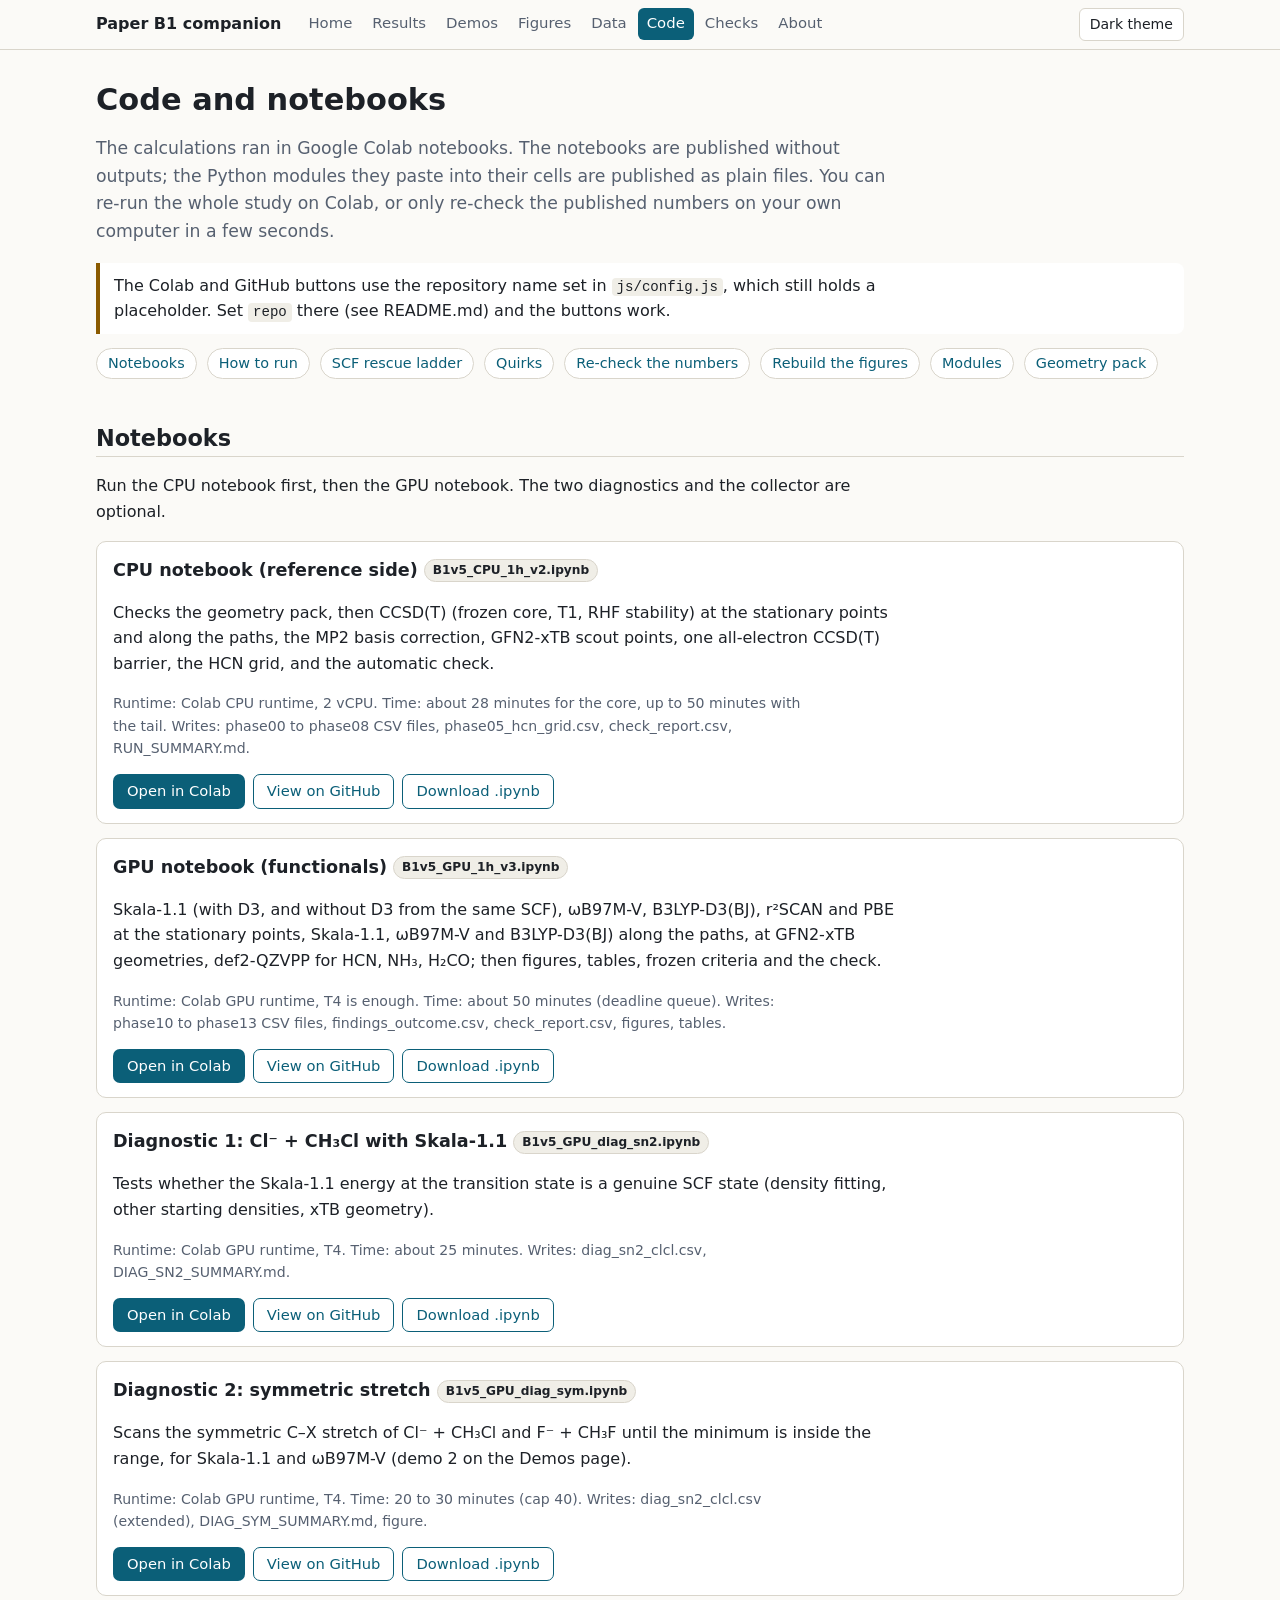
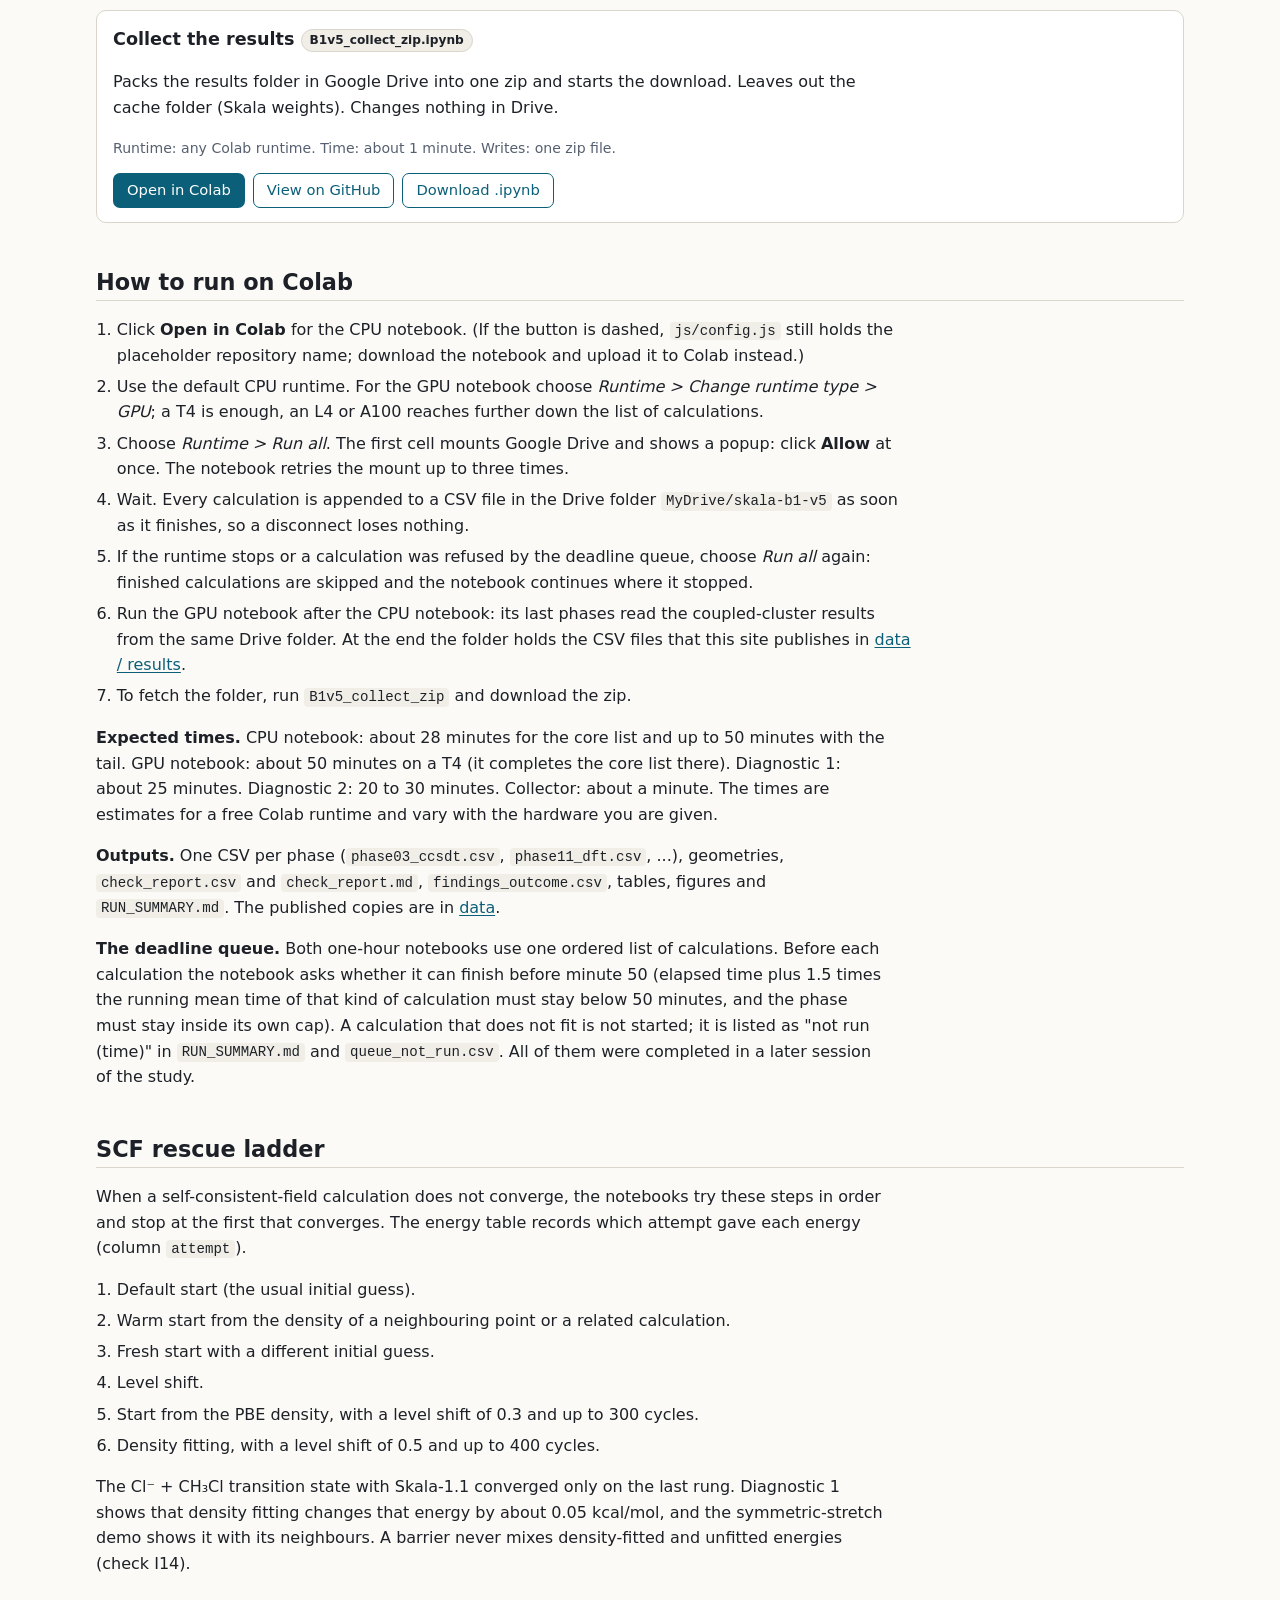
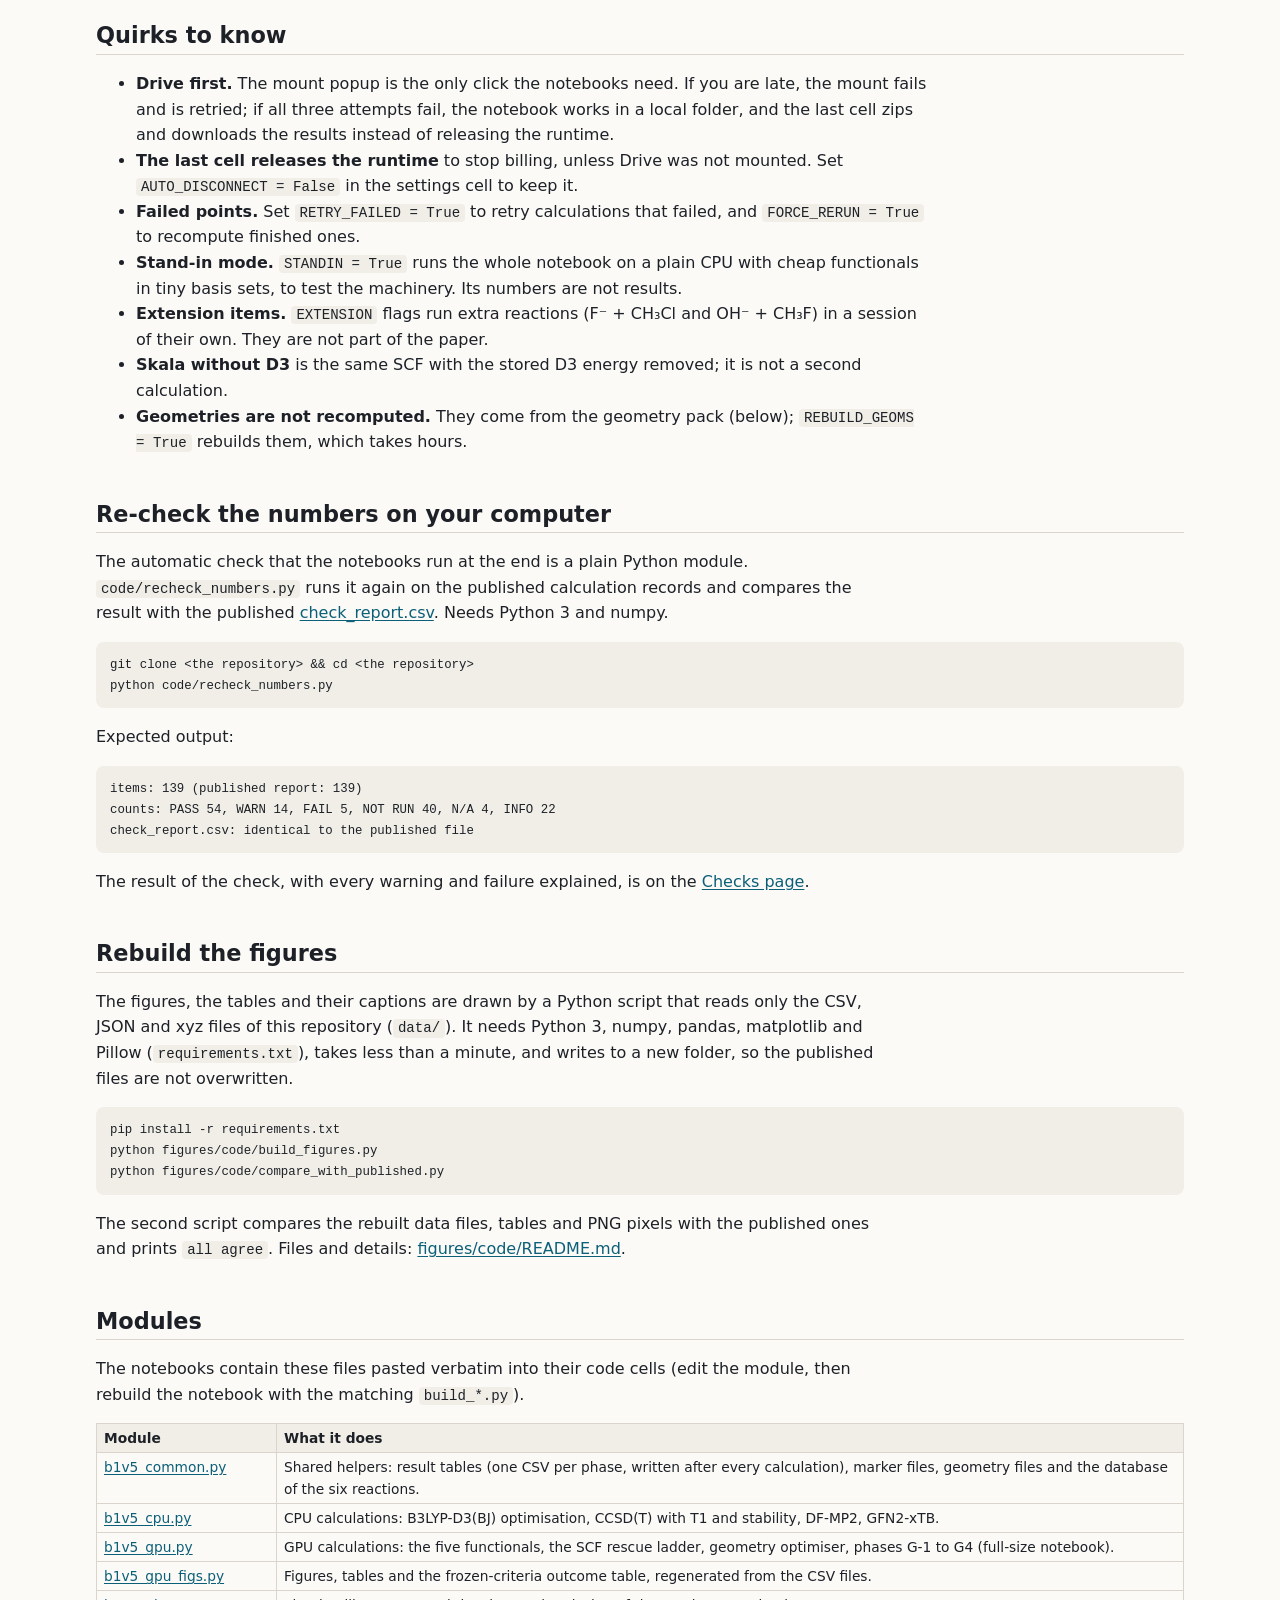
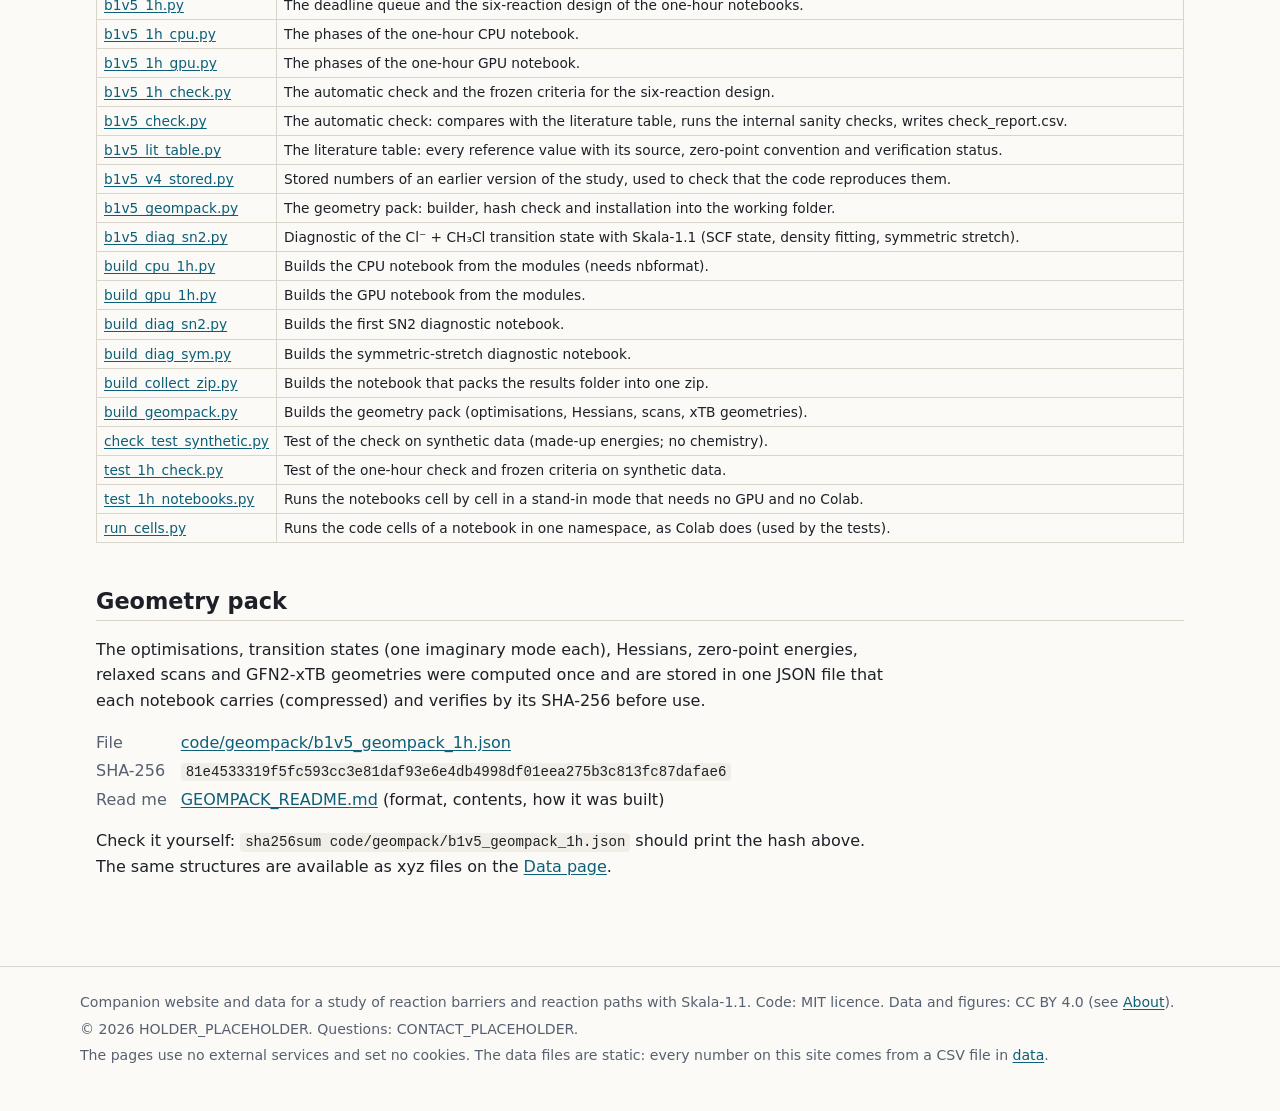
<file: code/index.html>
<!doctype html>
<html lang="en">
<head>
<meta charset="utf-8">
<meta name="viewport" content="width=device-width, initial-scale=1">
<title>Code | Paper B1 companion</title>
<meta name="description" content="Colab notebooks, Python modules, run instructions, the SCF rescue ladder and a script that re-checks the published numbers.">
<meta name="color-scheme" content="light dark">
<link rel="stylesheet" href="../css/style.css">
<link rel="icon" href="data:image/svg+xml,%3Csvg xmlns=%27http://www.w3.org/2000/svg%27 viewBox=%270 0 16 16%27%3E%3Crect width=%2716%27 height=%2716%27 rx=%273%27 fill=%27%230b5f78%27/%3E%3Cpath d=%27M2 12 C5 12 6 3 8 3 S11 12 14 12%27 fill=%27none%27 stroke=%27white%27 stroke-width=%271.6%27/%3E%3C/svg%3E">
<script>try{var t=localStorage.getItem("b1-theme");if(t==="dark"||t==="light")document.documentElement.setAttribute("data-theme",t);}catch(e){}</script>
</head>
<body>
<a class="skip" href="#main">Skip to the content</a>
<header class="site"><div class="in">
<a class="brand" href="../index.html">Paper B1 companion</a>
<nav aria-label="Main"><a href="../index.html">Home</a><a href="../results/index.html">Results</a><a href="../demos/index.html">Demos</a><a href="../figures/index.html">Figures</a><a href="../data/index.html">Data</a><a href="../code/index.html" aria-current="page">Code</a><a href="../checks/index.html">Checks</a><a href="../about/index.html">About</a></nav>
<button type="button" class="theme" aria-label="Switch theme">Dark theme</button>
</div></header>
<main id="main">
<h1>Code and notebooks</h1>
<p class="lead">The calculations ran in Google Colab notebooks. The notebooks are published without outputs; the Python modules they paste into their cells are published as plain files. You can re-run the whole study on Colab, or only re-check the published numbers on your own computer in a few seconds.</p>
<div data-cfg-warning class="note warn hide"><p>The Colab and GitHub buttons use the repository name set in <code>js/config.js</code>, which still holds a placeholder. Set <code>repo</code> there (see README.md) and the buttons work.</p></div>
<ul class="toc"><li><a href="#notebooks">Notebooks</a></li><li><a href="#run">How to run</a></li><li><a href="#ladder">SCF rescue ladder</a></li><li><a href="#quirks">Quirks</a></li><li><a href="#recheck">Re-check the numbers</a></li><li><a href="#figbuild">Rebuild the figures</a></li><li><a href="#modules">Modules</a></li><li><a href="#geompack">Geometry pack</a></li></ul>

<h2 id="notebooks">Notebooks</h2>
<p>Run the CPU notebook first, then the GPU notebook. The two diagnostics and the collector are optional.</p>
<div class="panel"><h3>CPU notebook (reference side) <span class="tag">B1v5_CPU_1h_v2.ipynb</span></h3><p>Checks the geometry pack, then CCSD(T) (frozen core, T1, RHF stability) at the stationary points and along the paths, the MP2 basis correction, GFN2-xTB scout points, one all-electron CCSD(T) barrier, the HCN grid, and the automatic check.</p><p class="small">Runtime: Colab CPU runtime, 2 vCPU. Time: about 28 minutes for the core, up to 50 minutes with the tail. Writes: phase00 to phase08 CSV files, phase05_hcn_grid.csv, check_report.csv, RUN_SUMMARY.md.</p><div class="btnrow"><a class="btn" data-colab="code/notebooks/B1v5_CPU_1h_v2.ipynb" href="#">Open in Colab</a> <a class="btn alt" data-github="code/notebooks/B1v5_CPU_1h_v2.ipynb" href="#">View on GitHub</a> <a class="btn alt" href="../code/notebooks/B1v5_CPU_1h_v2.ipynb" download>Download .ipynb</a></div></div>
<div class="panel"><h3>GPU notebook (functionals) <span class="tag">B1v5_GPU_1h_v3.ipynb</span></h3><p>Skala-1.1 (with D3, and without D3 from the same SCF), ωB97M-V, B3LYP-D3(BJ), r²SCAN and PBE at the stationary points, Skala-1.1, ωB97M-V and B3LYP-D3(BJ) along the paths, at GFN2-xTB geometries, def2-QZVPP for HCN, NH₃, H₂CO; then figures, tables, frozen criteria and the check.</p><p class="small">Runtime: Colab GPU runtime, T4 is enough. Time: about 50 minutes (deadline queue). Writes: phase10 to phase13 CSV files, findings_outcome.csv, check_report.csv, figures, tables.</p><div class="btnrow"><a class="btn" data-colab="code/notebooks/B1v5_GPU_1h_v3.ipynb" href="#">Open in Colab</a> <a class="btn alt" data-github="code/notebooks/B1v5_GPU_1h_v3.ipynb" href="#">View on GitHub</a> <a class="btn alt" href="../code/notebooks/B1v5_GPU_1h_v3.ipynb" download>Download .ipynb</a></div></div>
<div class="panel"><h3>Diagnostic 1: Cl⁻ + CH₃Cl with Skala-1.1 <span class="tag">B1v5_GPU_diag_sn2.ipynb</span></h3><p>Tests whether the Skala-1.1 energy at the transition state is a genuine SCF state (density fitting, other starting densities, xTB geometry).</p><p class="small">Runtime: Colab GPU runtime, T4. Time: about 25 minutes. Writes: diag_sn2_clcl.csv, DIAG_SN2_SUMMARY.md.</p><div class="btnrow"><a class="btn" data-colab="code/notebooks/B1v5_GPU_diag_sn2.ipynb" href="#">Open in Colab</a> <a class="btn alt" data-github="code/notebooks/B1v5_GPU_diag_sn2.ipynb" href="#">View on GitHub</a> <a class="btn alt" href="../code/notebooks/B1v5_GPU_diag_sn2.ipynb" download>Download .ipynb</a></div></div>
<div class="panel"><h3>Diagnostic 2: symmetric stretch <span class="tag">B1v5_GPU_diag_sym.ipynb</span></h3><p>Scans the symmetric C–X stretch of Cl⁻ + CH₃Cl and F⁻ + CH₃F until the minimum is inside the range, for Skala-1.1 and ωB97M-V (demo 2 on the Demos page).</p><p class="small">Runtime: Colab GPU runtime, T4. Time: 20 to 30 minutes (cap 40). Writes: diag_sn2_clcl.csv (extended), DIAG_SYM_SUMMARY.md, figure.</p><div class="btnrow"><a class="btn" data-colab="code/notebooks/B1v5_GPU_diag_sym.ipynb" href="#">Open in Colab</a> <a class="btn alt" data-github="code/notebooks/B1v5_GPU_diag_sym.ipynb" href="#">View on GitHub</a> <a class="btn alt" href="../code/notebooks/B1v5_GPU_diag_sym.ipynb" download>Download .ipynb</a></div></div>
<div class="panel"><h3>Collect the results <span class="tag">B1v5_collect_zip.ipynb</span></h3><p>Packs the results folder in Google Drive into one zip and starts the download. Leaves out the cache folder (Skala weights). Changes nothing in Drive.</p><p class="small">Runtime: any Colab runtime. Time: about 1 minute. Writes: one zip file.</p><div class="btnrow"><a class="btn" data-colab="code/notebooks/B1v5_collect_zip.ipynb" href="#">Open in Colab</a> <a class="btn alt" data-github="code/notebooks/B1v5_collect_zip.ipynb" href="#">View on GitHub</a> <a class="btn alt" href="../code/notebooks/B1v5_collect_zip.ipynb" download>Download .ipynb</a></div></div>

<h2 id="run">How to run on Colab</h2>
<ol class="steps">
<li>Click <b>Open in Colab</b> for the CPU notebook. (If the button is dashed, <code>js/config.js</code> still holds the placeholder repository name; download the notebook and upload it to Colab instead.)</li>
<li>Use the default CPU runtime. For the GPU notebook choose <i>Runtime &gt; Change runtime type &gt; GPU</i>; a T4 is enough, an L4 or A100 reaches further down the list of calculations.</li>
<li>Choose <i>Runtime &gt; Run all</i>. The first cell mounts Google Drive and shows a popup: click <b>Allow</b> at once. The notebook retries the mount up to three times.</li>
<li>Wait. Every calculation is appended to a CSV file in the Drive folder <code>MyDrive/skala-b1-v5</code> as soon as it finishes, so a disconnect loses nothing.</li>
<li>If the runtime stops or a calculation was refused by the deadline queue, choose <i>Run all</i> again: finished calculations are skipped and the notebook continues where it stopped.</li>
<li>Run the GPU notebook after the CPU notebook: its last phases read the coupled-cluster results from the same Drive folder. At the end the folder holds the CSV files that this site publishes in <a href="../data/index.html#results">data / results</a>.</li>
<li>To fetch the folder, run <code>B1v5_collect_zip</code> and download the zip.</li>
</ol>
<p><b>Expected times.</b> CPU notebook: about 28 minutes for the core list and up to 50 minutes with the tail. GPU notebook: about 50 minutes on a T4 (it completes the core list there). Diagnostic 1: about 25 minutes. Diagnostic 2: 20 to 30 minutes. Collector: about a minute. The times are estimates for a free Colab runtime and vary with the hardware you are given.</p>
<p><b>Outputs.</b> One CSV per phase (<code>phase03_ccsdt.csv</code>, <code>phase11_dft.csv</code>, ...), geometries, <code>check_report.csv</code> and <code>check_report.md</code>, <code>findings_outcome.csv</code>, tables, figures and <code>RUN_SUMMARY.md</code>. The published copies are in <a href="../data/index.html">data</a>.</p>
<p><b>The deadline queue.</b> Both one-hour notebooks use one ordered list of calculations. Before each calculation the notebook asks whether it can finish before minute 50 (elapsed time plus 1.5 times the running mean time of that kind of calculation must stay below 50 minutes, and the phase must stay inside its own cap). A calculation that does not fit is not started; it is listed as "not run (time)" in <code>RUN_SUMMARY.md</code> and <code>queue_not_run.csv</code>. All of them were completed in a later session of the study.</p>

<h2 id="ladder">SCF rescue ladder</h2>
<p>When a self-consistent-field calculation does not converge, the notebooks try these steps in order and stop at the first that converges. The energy table records which attempt gave each energy (column <code>attempt</code>).</p>
<ol class="steps"><li>Default start (the usual initial guess).</li><li>Warm start from the density of a neighbouring point or a related calculation.</li><li>Fresh start with a different initial guess.</li><li>Level shift.</li><li>Start from the PBE density, with a level shift of 0.3 and up to 300 cycles.</li><li>Density fitting, with a level shift of 0.5 and up to 400 cycles.</li></ol>
<p>The Cl⁻ + CH₃Cl transition state with Skala-1.1 converged only on the last rung. Diagnostic 1 shows that density fitting changes that energy by about 0.05 kcal/mol, and the symmetric-stretch demo shows it with its neighbours. A barrier never mixes density-fitted and unfitted energies (check I14).</p>

<h2 id="quirks">Quirks to know</h2>
<ul>
<li><b>Drive first.</b> The mount popup is the only click the notebooks need. If you are late, the mount fails and is retried; if all three attempts fail, the notebook works in a local folder, and the last cell zips and downloads the results instead of releasing the runtime.</li>
<li><b>The last cell releases the runtime</b> to stop billing, unless Drive was not mounted. Set <code>AUTO_DISCONNECT = False</code> in the settings cell to keep it.</li>
<li><b>Failed points.</b> Set <code>RETRY_FAILED = True</code> to retry calculations that failed, and <code>FORCE_RERUN = True</code> to recompute finished ones.</li>
<li><b>Stand-in mode.</b> <code>STANDIN = True</code> runs the whole notebook on a plain CPU with cheap functionals in tiny basis sets, to test the machinery. Its numbers are not results.</li>
<li><b>Extension items.</b> <code>EXTENSION</code> flags run extra reactions (F⁻ + CH₃Cl and OH⁻ + CH₃F) in a session of their own. They are not part of the paper.</li>
<li><b>Skala without D3</b> is the same SCF with the stored D3 energy removed; it is not a second calculation.</li>
<li><b>Geometries are not recomputed.</b> They come from the geometry pack (below); <code>REBUILD_GEOMS = True</code> rebuilds them, which takes hours.</li>
</ul>

<h2 id="recheck">Re-check the numbers on your computer</h2>
<p>The automatic check that the notebooks run at the end is a plain Python module. <code>code/recheck_numbers.py</code> runs it again on the published calculation records and compares the result with the published <a href="../data/csv/results/check_report.csv">check_report.csv</a>. Needs Python 3 and numpy.</p>
<pre><code>git clone &lt;the repository&gt; &amp;&amp; cd &lt;the repository&gt;
python code/recheck_numbers.py</code></pre>
<p>Expected output:</p>
<pre><code>items: 139 (published report: 139)
counts: PASS 54, WARN 14, FAIL 5, NOT RUN 40, N/A 4, INFO 22
check_report.csv: identical to the published file</code></pre>
<p>The result of the check, with every warning and failure explained, is on the <a href="../checks/index.html">Checks page</a>.</p>

<h2 id="figbuild">Rebuild the figures</h2>
<p>The figures, the tables and their captions are drawn by a Python script that reads only the CSV, JSON and xyz files of this repository (<code>data/</code>). It needs Python 3, numpy, pandas, matplotlib and Pillow (<code>requirements.txt</code>), takes less than a minute, and writes to a new folder, so the published files are not overwritten.</p>
<pre><code>pip install -r requirements.txt
python figures/code/build_figures.py
python figures/code/compare_with_published.py</code></pre>
<p>The second script compares the rebuilt data files, tables and PNG pixels with the published ones and prints <code>all agree</code>. Files and details: <a href="../figures/code/README.md">figures/code/README.md</a>.</p>

<h2 id="modules">Modules</h2>
<p>The notebooks contain these files pasted verbatim into their code cells (edit the module, then rebuild the notebook with the matching <code>build_*.py</code>).</p>
<div class="tablewrap" tabindex="0" role="region" aria-label="Python modules">
<table class="compact">
<thead><tr><th scope="col">Module</th><th scope="col">What it does</th></tr></thead>
<tbody>
<tr><td><a href="../code/modules/b1v5_common.py">b1v5_common.py</a></td><td>Shared helpers: result tables (one CSV per phase, written after every calculation), marker files, geometry files and the database of the six reactions.</td></tr>
<tr><td><a href="../code/modules/b1v5_cpu.py">b1v5_cpu.py</a></td><td>CPU calculations: B3LYP-D3(BJ) optimisation, CCSD(T) with T1 and stability, DF-MP2, GFN2-xTB.</td></tr>
<tr><td><a href="../code/modules/b1v5_gpu.py">b1v5_gpu.py</a></td><td>GPU calculations: the five functionals, the SCF rescue ladder, geometry optimiser, phases G-1 to G4 (full-size notebook).</td></tr>
<tr><td><a href="../code/modules/b1v5_gpu_figs.py">b1v5_gpu_figs.py</a></td><td>Figures, tables and the frozen-criteria outcome table, regenerated from the CSV files.</td></tr>
<tr><td><a href="../code/modules/b1v5_1h.py">b1v5_1h.py</a></td><td>The deadline queue and the six-reaction design of the one-hour notebooks.</td></tr>
<tr><td><a href="../code/modules/b1v5_1h_cpu.py">b1v5_1h_cpu.py</a></td><td>The phases of the one-hour CPU notebook.</td></tr>
<tr><td><a href="../code/modules/b1v5_1h_gpu.py">b1v5_1h_gpu.py</a></td><td>The phases of the one-hour GPU notebook.</td></tr>
<tr><td><a href="../code/modules/b1v5_1h_check.py">b1v5_1h_check.py</a></td><td>The automatic check and the frozen criteria for the six-reaction design.</td></tr>
<tr><td><a href="../code/modules/b1v5_check.py">b1v5_check.py</a></td><td>The automatic check: compares with the literature table, runs the internal sanity checks, writes check_report.csv.</td></tr>
<tr><td><a href="../code/modules/b1v5_lit_table.py">b1v5_lit_table.py</a></td><td>The literature table: every reference value with its source, zero-point convention and verification status.</td></tr>
<tr><td><a href="../code/modules/b1v5_v4_stored.py">b1v5_v4_stored.py</a></td><td>Stored numbers of an earlier version of the study, used to check that the code reproduces them.</td></tr>
<tr><td><a href="../code/modules/b1v5_geompack.py">b1v5_geompack.py</a></td><td>The geometry pack: builder, hash check and installation into the working folder.</td></tr>
<tr><td><a href="../code/modules/b1v5_diag_sn2.py">b1v5_diag_sn2.py</a></td><td>Diagnostic of the Cl⁻ + CH₃Cl transition state with Skala-1.1 (SCF state, density fitting, symmetric stretch).</td></tr>
<tr><td><a href="../code/modules/build_cpu_1h.py">build_cpu_1h.py</a></td><td>Builds the CPU notebook from the modules (needs nbformat).</td></tr>
<tr><td><a href="../code/modules/build_gpu_1h.py">build_gpu_1h.py</a></td><td>Builds the GPU notebook from the modules.</td></tr>
<tr><td><a href="../code/modules/build_diag_sn2.py">build_diag_sn2.py</a></td><td>Builds the first SN2 diagnostic notebook.</td></tr>
<tr><td><a href="../code/modules/build_diag_sym.py">build_diag_sym.py</a></td><td>Builds the symmetric-stretch diagnostic notebook.</td></tr>
<tr><td><a href="../code/modules/build_collect_zip.py">build_collect_zip.py</a></td><td>Builds the notebook that packs the results folder into one zip.</td></tr>
<tr><td><a href="../code/modules/build_geompack.py">build_geompack.py</a></td><td>Builds the geometry pack (optimisations, Hessians, scans, xTB geometries).</td></tr>
<tr><td><a href="../code/modules/check_test_synthetic.py">check_test_synthetic.py</a></td><td>Test of the check on synthetic data (made-up energies; no chemistry).</td></tr>
<tr><td><a href="../code/modules/test_1h_check.py">test_1h_check.py</a></td><td>Test of the one-hour check and frozen criteria on synthetic data.</td></tr>
<tr><td><a href="../code/modules/test_1h_notebooks.py">test_1h_notebooks.py</a></td><td>Runs the notebooks cell by cell in a stand-in mode that needs no GPU and no Colab.</td></tr>
<tr><td><a href="../code/modules/run_cells.py">run_cells.py</a></td><td>Runs the code cells of a notebook in one namespace, as Colab does (used by the tests).</td></tr>
</tbody></table></div>

<h2 id="geompack">Geometry pack</h2>
<p>The optimisations, transition states (one imaginary mode each), Hessians, zero-point energies, relaxed scans and GFN2-xTB geometries were computed once and are stored in one JSON file that each notebook carries (compressed) and verifies by its SHA-256 before use.</p>
<dl class="kv"><dt>File</dt><dd><a href="../code/geompack/b1v5_geompack_1h.json">code/geompack/b1v5_geompack_1h.json</a></dd><dt>SHA-256</dt><dd><code>81e4533319f5fc593cc3e81daf93e6e4db4998df01eea275b3c813fc87dafae6</code></dd><dt>Read me</dt><dd><a href="../code/geompack/GEOMPACK_README.md">GEOMPACK_README.md</a> (format, contents, how it was built)</dd></dl>
<p>Check it yourself: <code>sha256sum code/geompack/b1v5_geompack_1h.json</code> should print the hash above. The same structures are available as xyz files on the <a href="../data/index.html#geometries">Data page</a>.</p>

</main>
<footer class="site"><div class="in">
<p>Companion website and data for a study of reaction barriers and reaction paths with Skala-1.1. Code: MIT licence. Data and figures: CC BY 4.0 (see <a href="../about/index.html#licence">About</a>).</p>
<p data-hide-anon>&copy; <span data-cfg="year"></span> <span data-cfg="holder"></span>. Questions: <span data-cfg="contact"></span>.</p>
<p data-show-anon>Anonymous copy for review.</p>
<p>The pages use no external services and set no cookies. The data files are static: every number on this site comes from a CSV file in <a href="../data/index.html">data</a>.</p>
</div></footer>
<noscript><div class="note warn" style="max-width:1088px;margin:0 auto 20px"><p>JavaScript is off. The tables and numbers on the pages still show, but the interactive views (sorting, filters, demos) need JavaScript.</p></div></noscript>
<script src="../js/config.js"></script>
<script src="../js/common.js"></script>
</body>
</html>
</file>
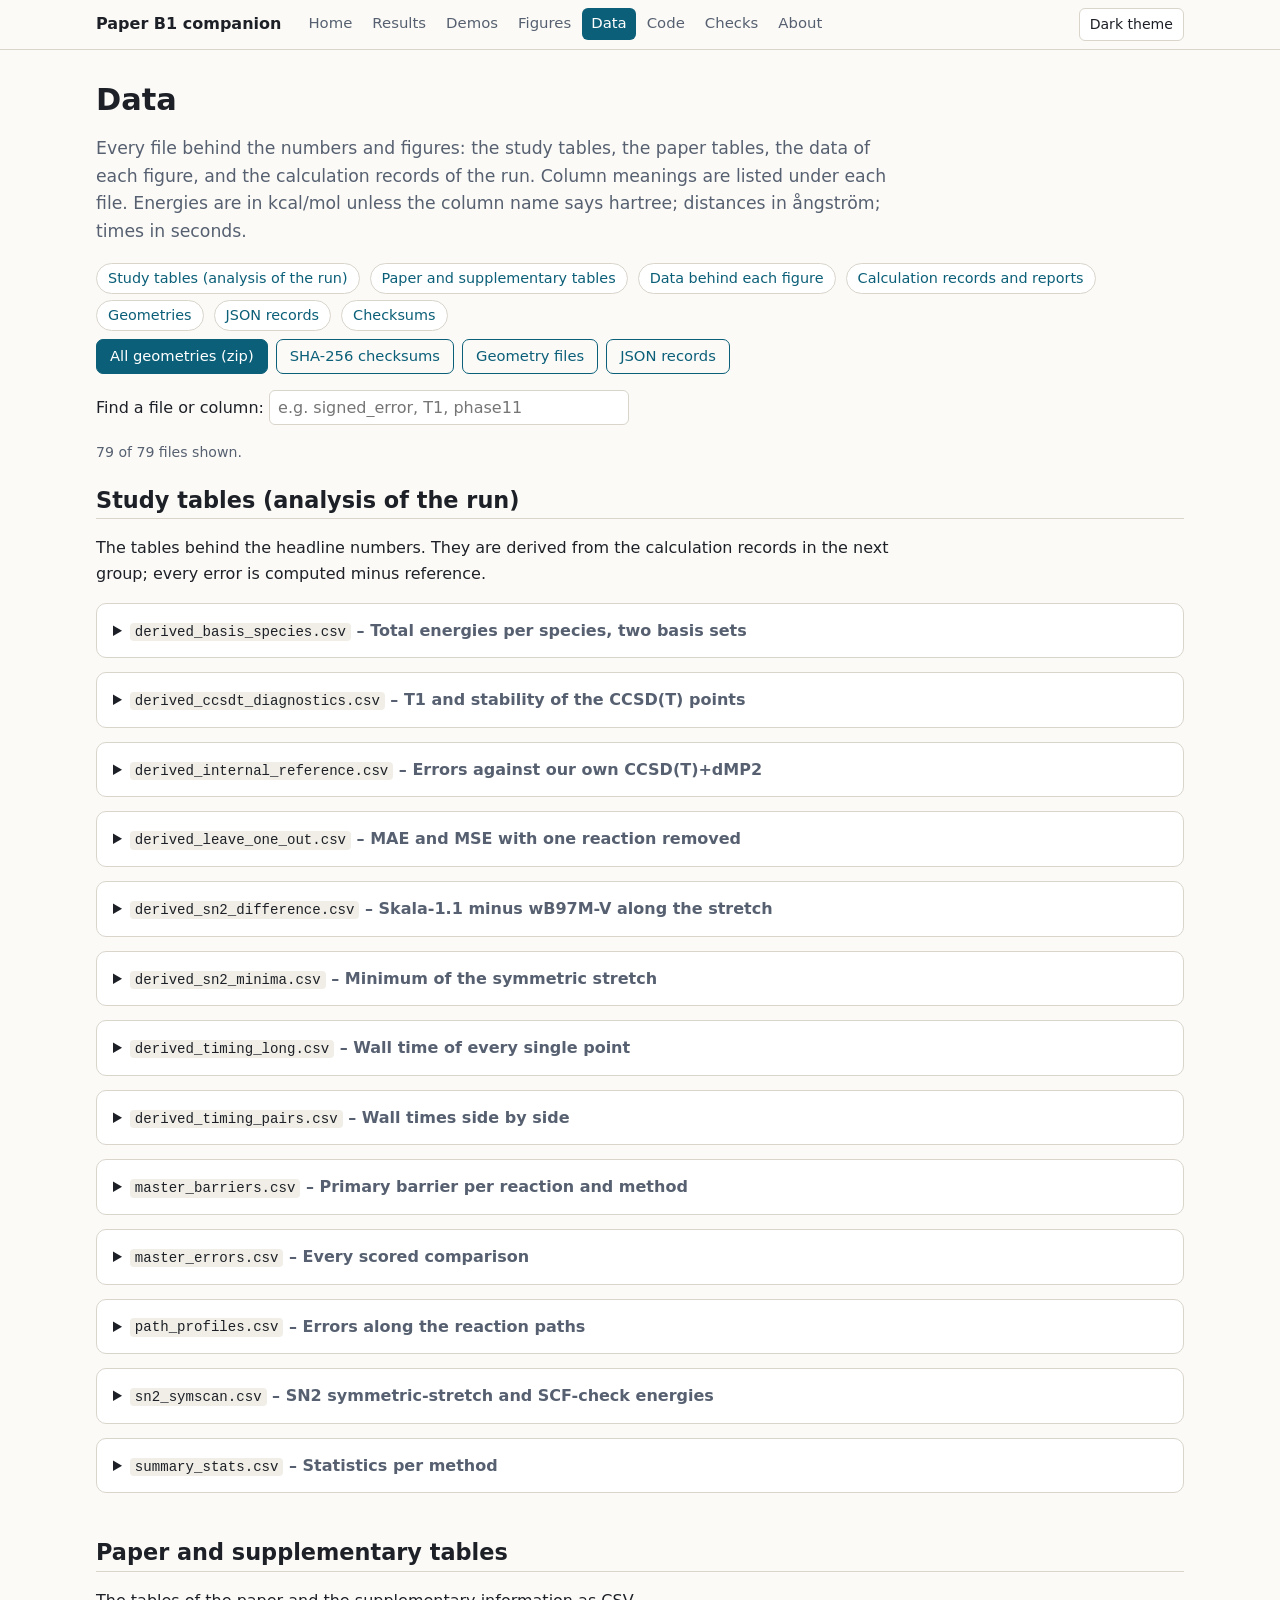
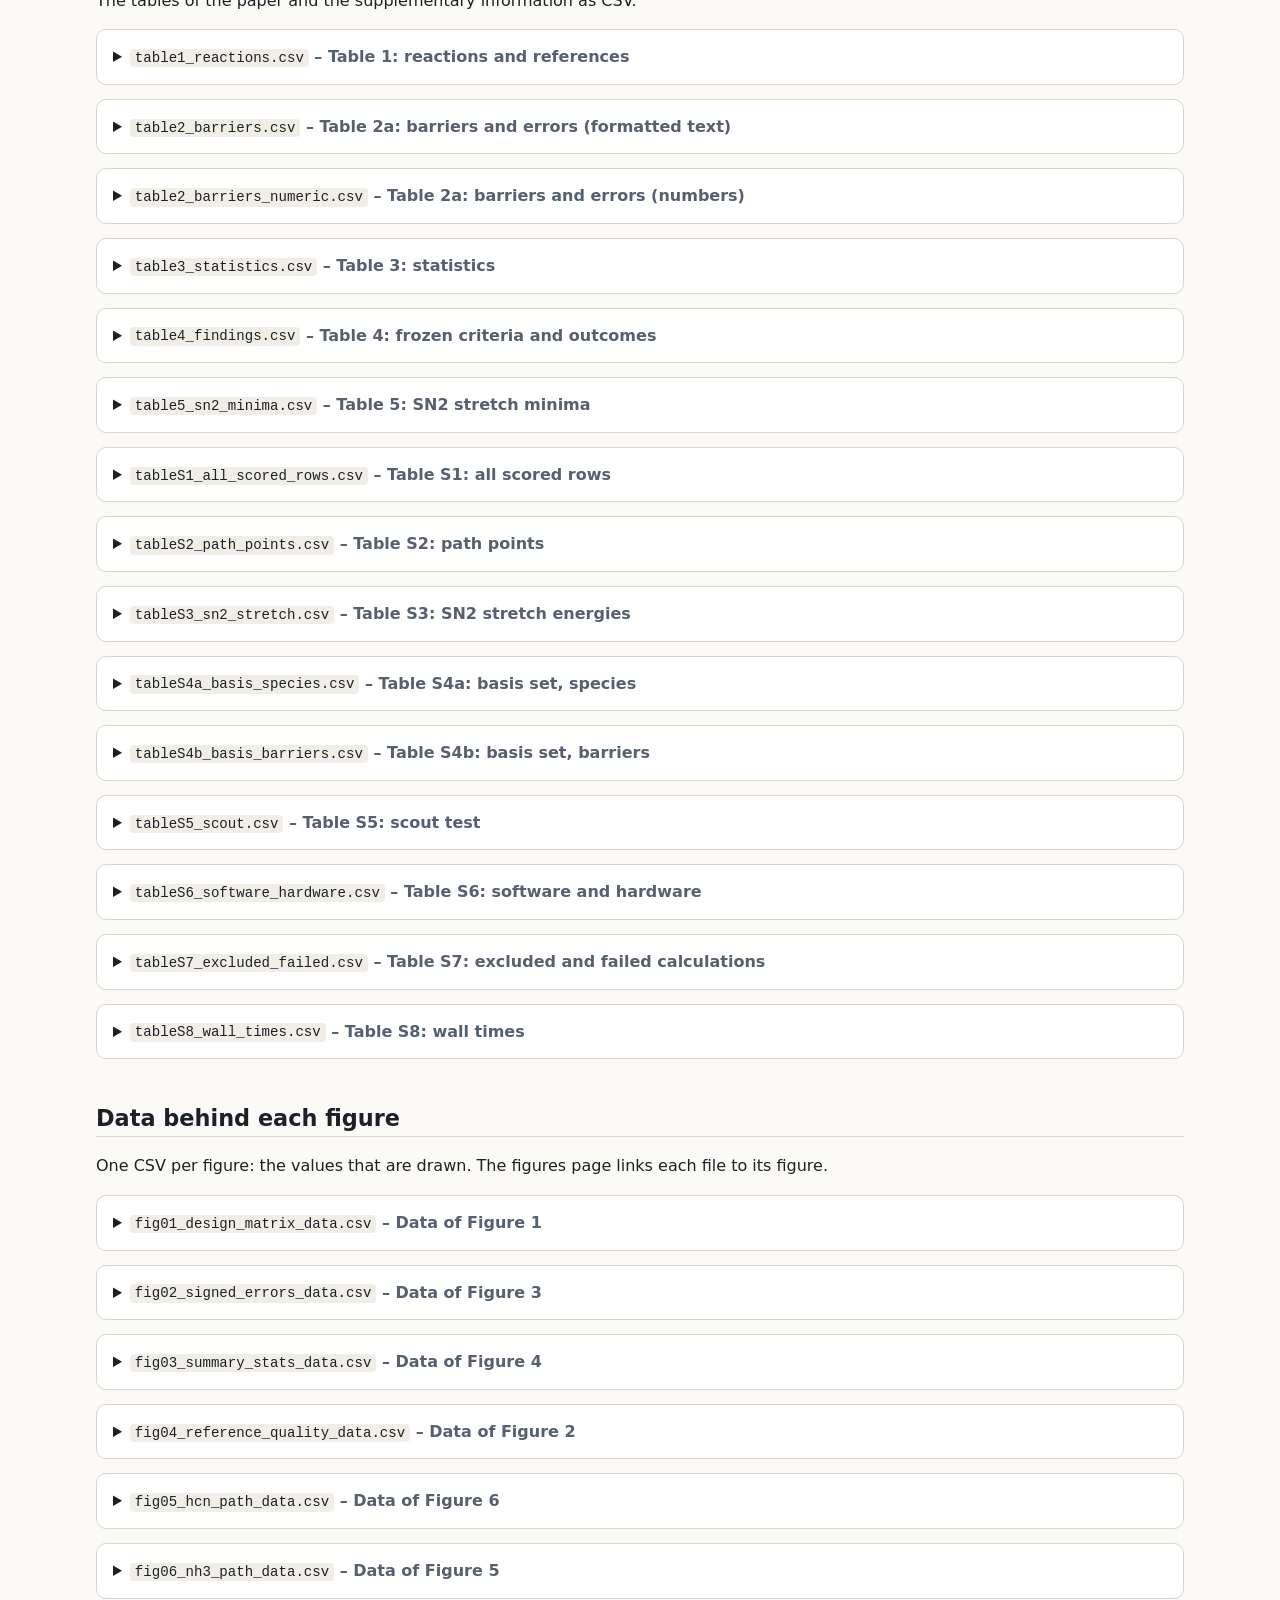
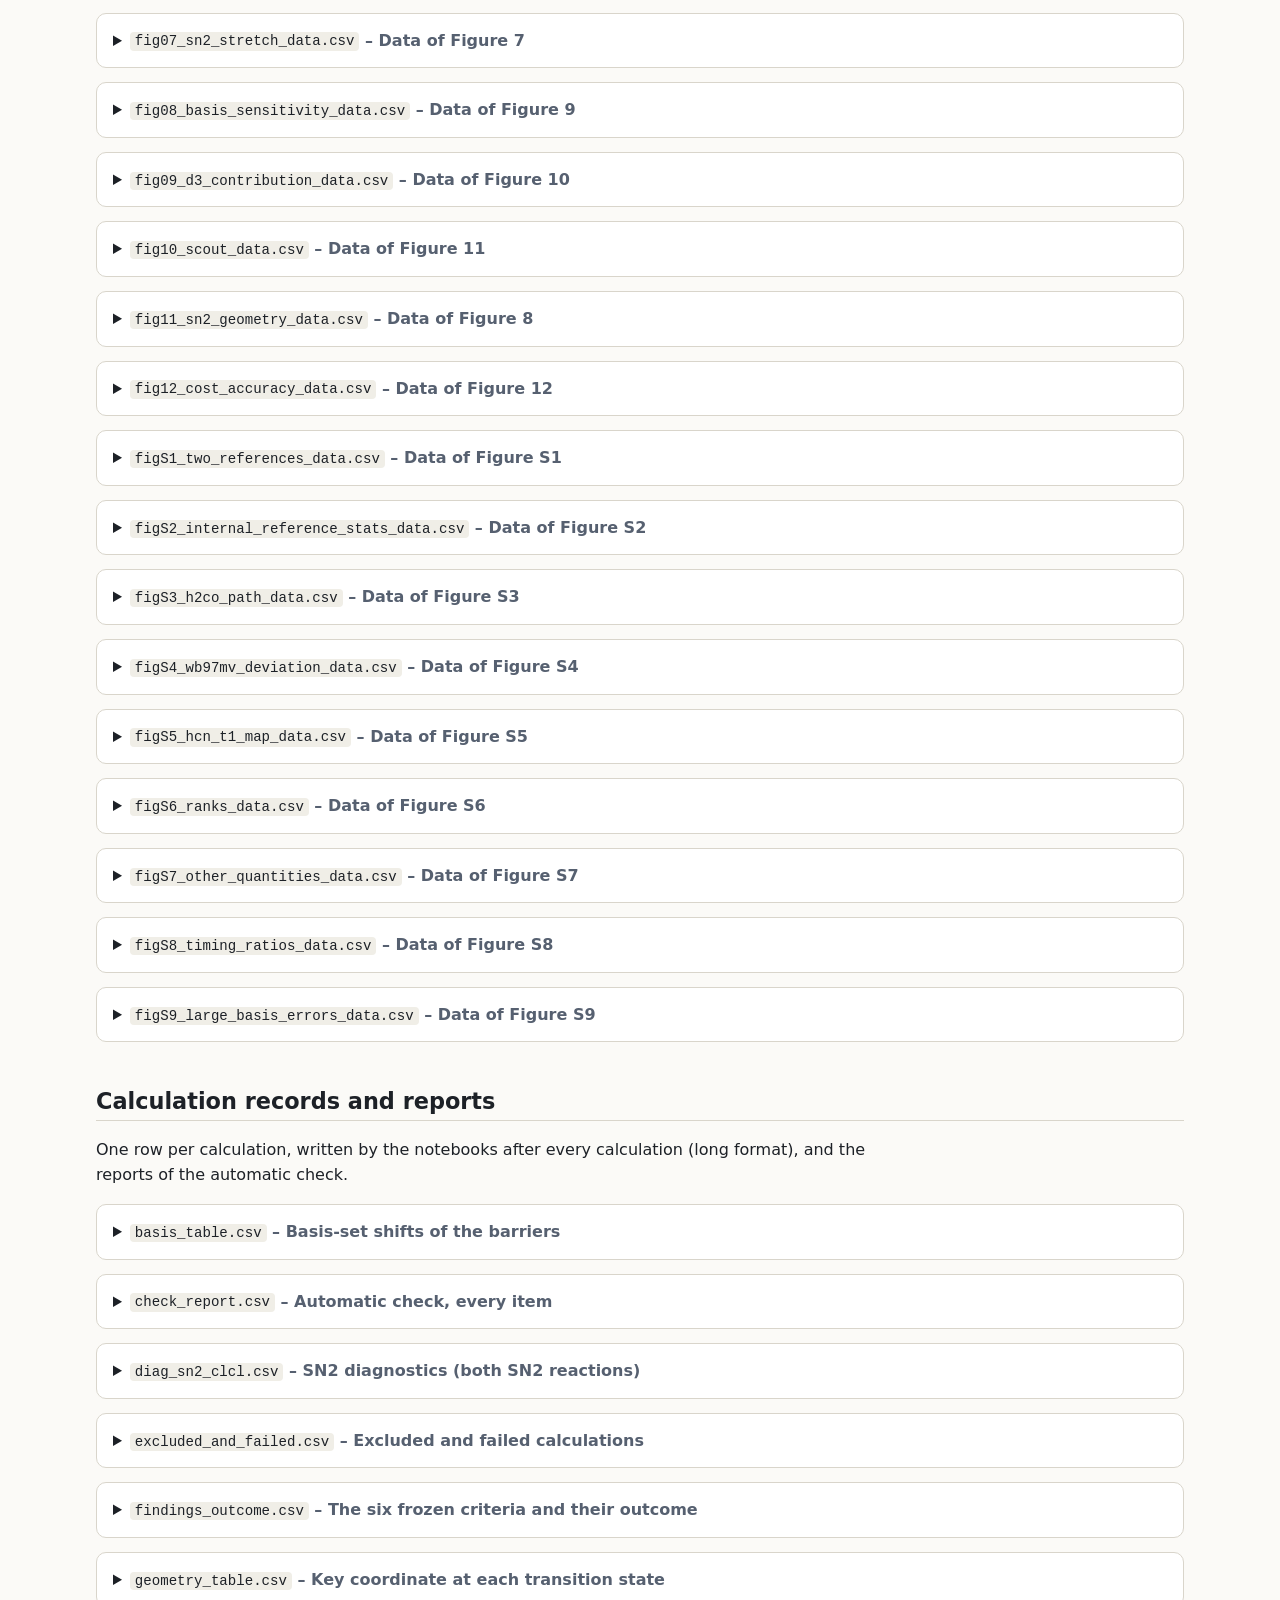
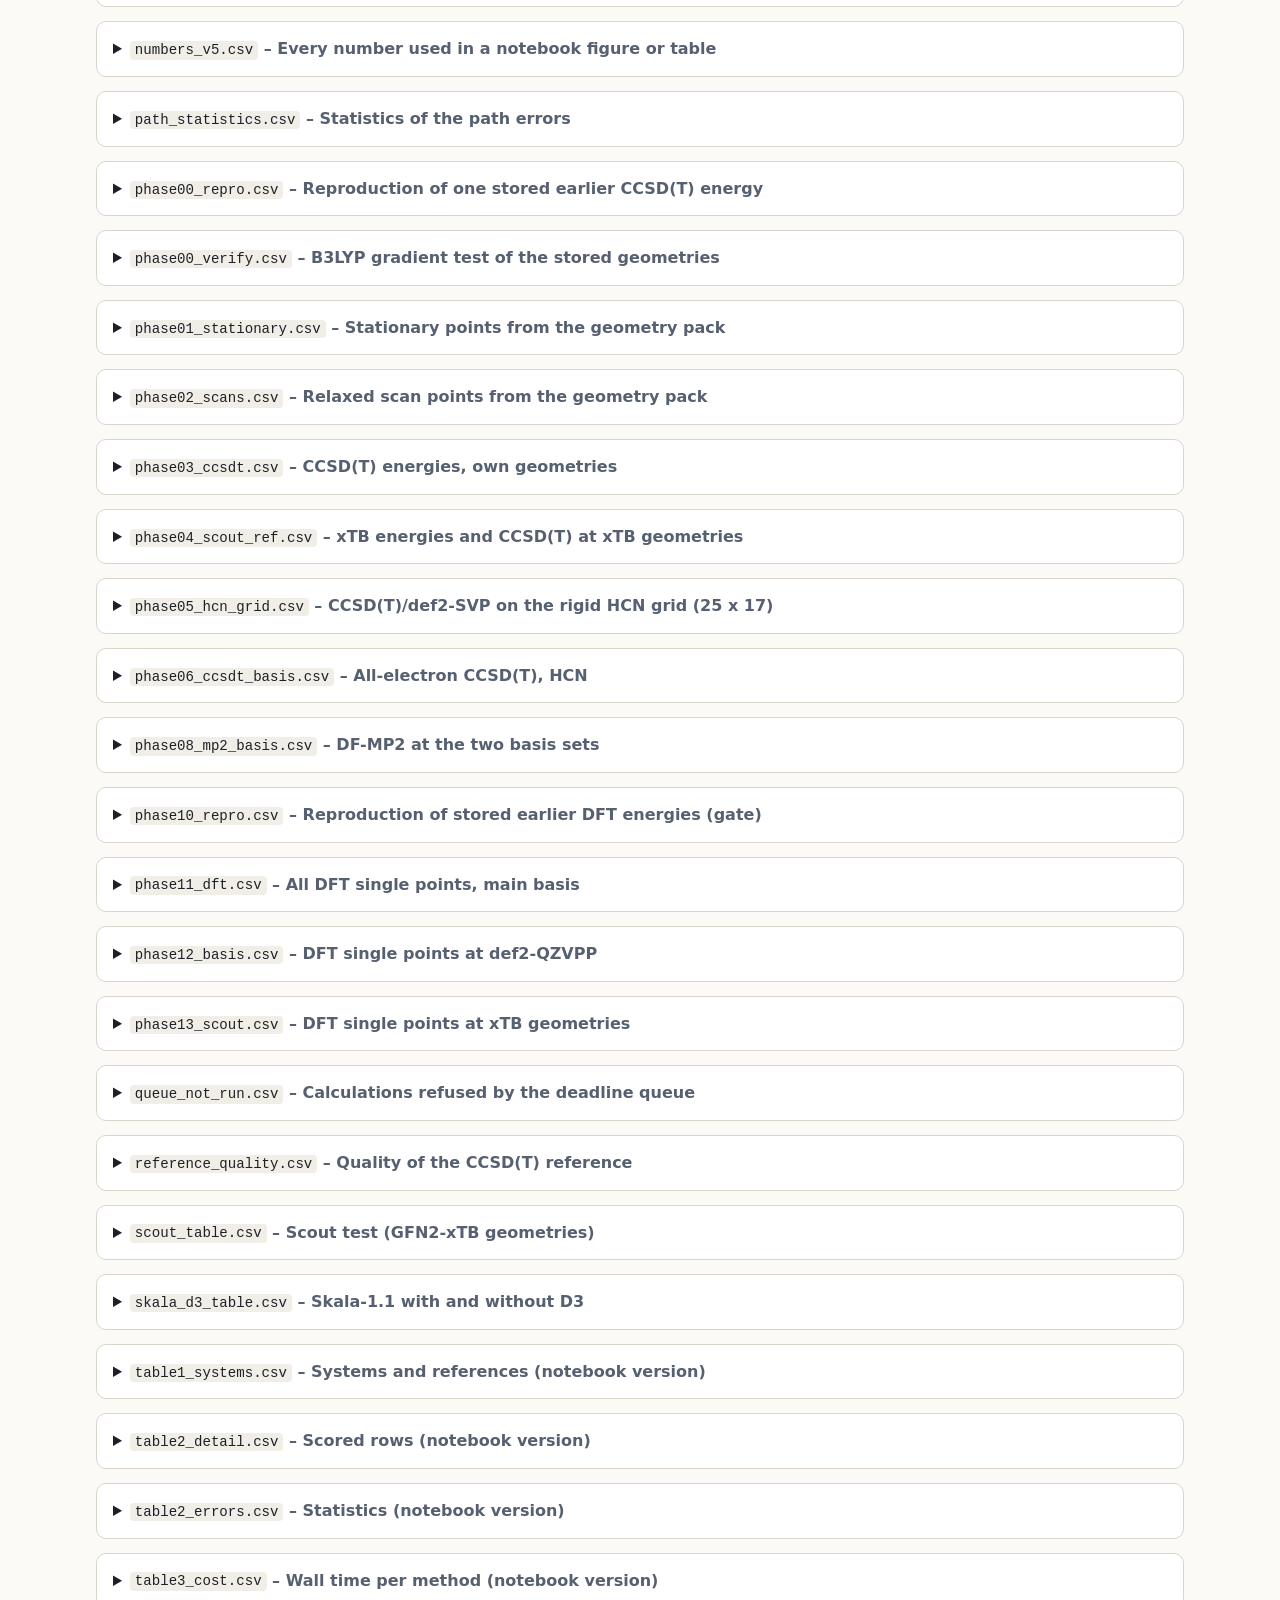
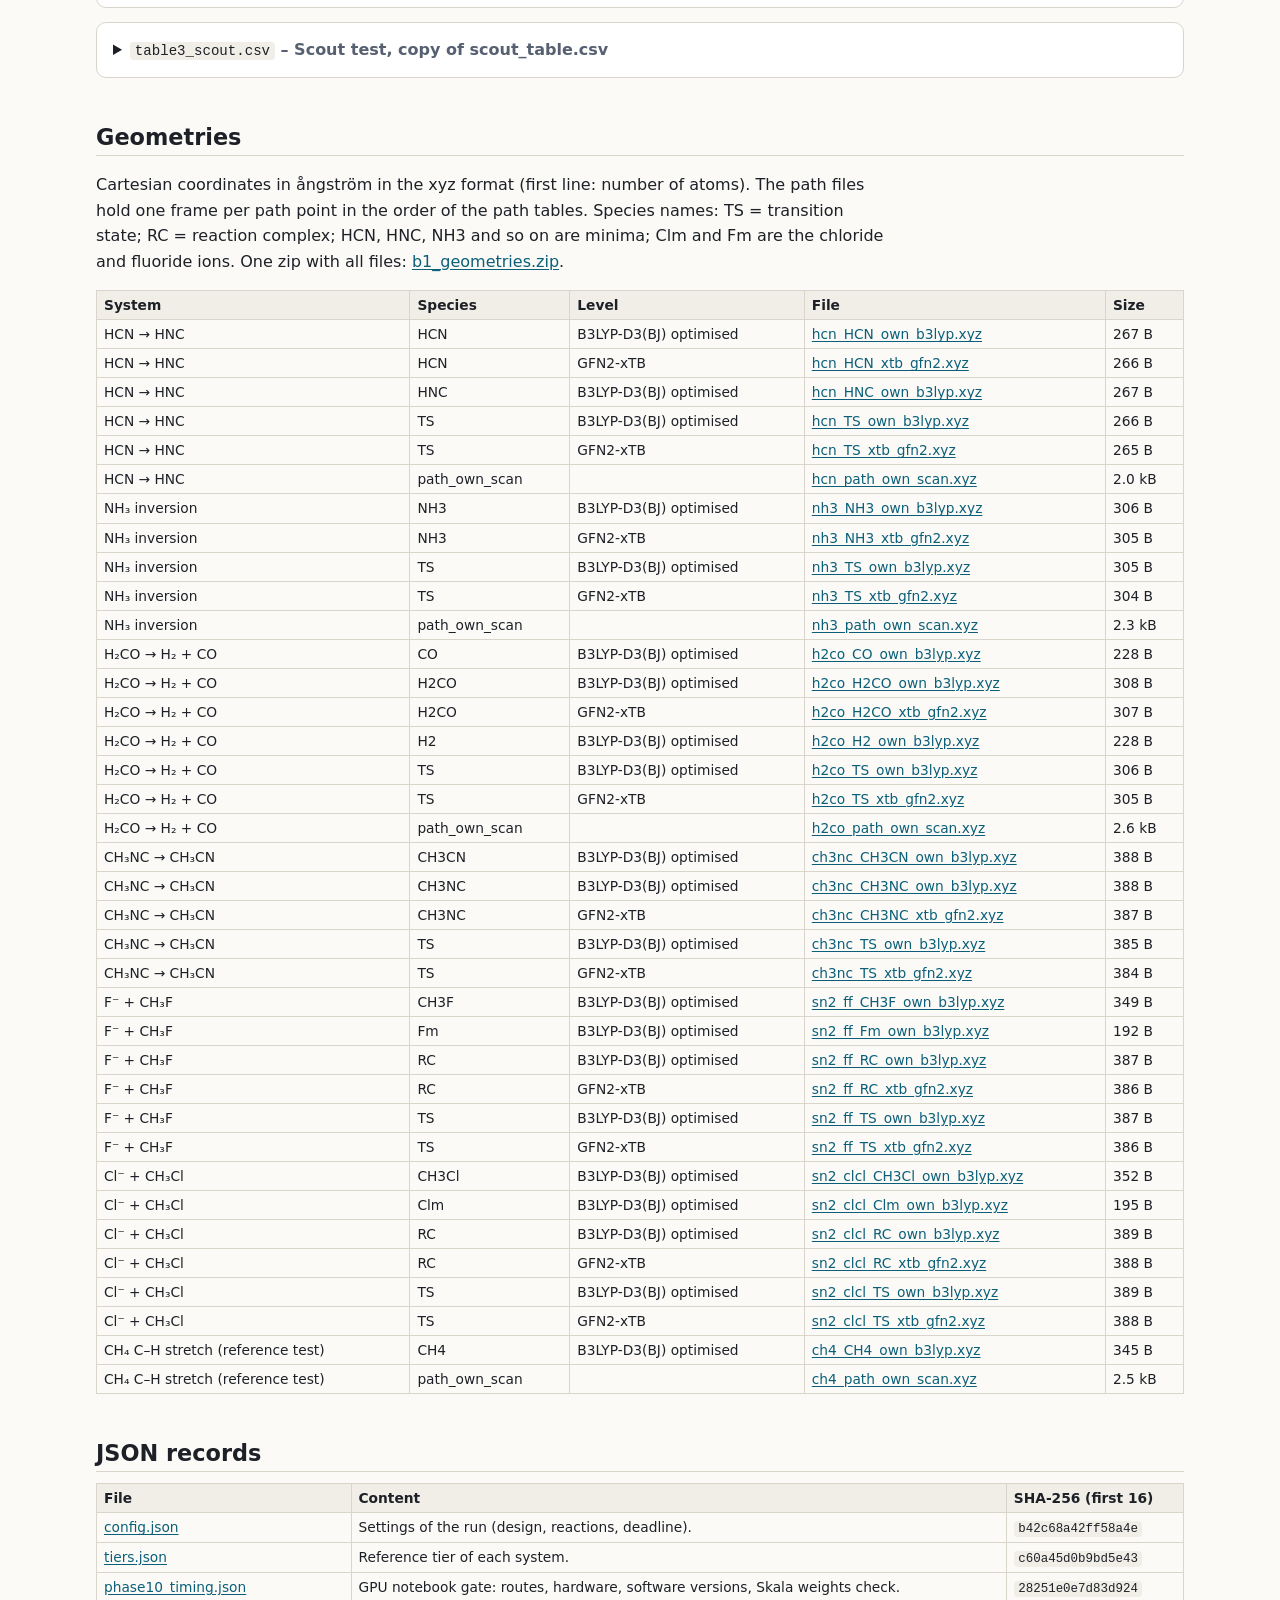
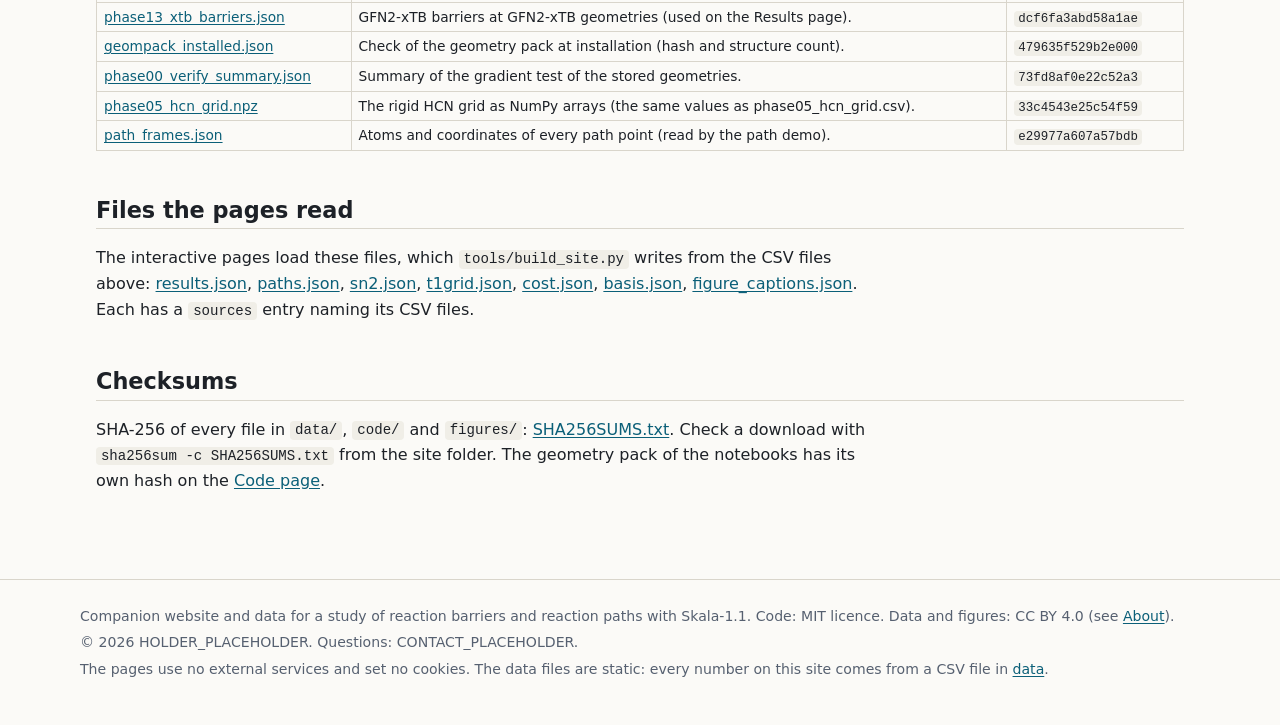
<file: data/index.html>
<!doctype html>
<html lang="en">
<head>
<meta charset="utf-8">
<meta name="viewport" content="width=device-width, initial-scale=1">
<title>Data | Paper B1 companion</title>
<meta name="description" content="Every CSV file of the study with a data dictionary, geometries in xyz format and checksums.">
<meta name="color-scheme" content="light dark">
<link rel="stylesheet" href="../css/style.css">
<link rel="icon" href="data:image/svg+xml,%3Csvg xmlns=%27http://www.w3.org/2000/svg%27 viewBox=%270 0 16 16%27%3E%3Crect width=%2716%27 height=%2716%27 rx=%273%27 fill=%27%230b5f78%27/%3E%3Cpath d=%27M2 12 C5 12 6 3 8 3 S11 12 14 12%27 fill=%27none%27 stroke=%27white%27 stroke-width=%271.6%27/%3E%3C/svg%3E">
<script>try{var t=localStorage.getItem("b1-theme");if(t==="dark"||t==="light")document.documentElement.setAttribute("data-theme",t);}catch(e){}</script>
</head>
<body>
<a class="skip" href="#main">Skip to the content</a>
<header class="site"><div class="in">
<a class="brand" href="../index.html">Paper B1 companion</a>
<nav aria-label="Main"><a href="../index.html">Home</a><a href="../results/index.html">Results</a><a href="../demos/index.html">Demos</a><a href="../figures/index.html">Figures</a><a href="../data/index.html" aria-current="page">Data</a><a href="../code/index.html">Code</a><a href="../checks/index.html">Checks</a><a href="../about/index.html">About</a></nav>
<button type="button" class="theme" aria-label="Switch theme">Dark theme</button>
</div></header>
<main id="main">
<h1>Data</h1>
<p class="lead">Every file behind the numbers and figures: the study tables, the paper tables, the data of each figure, and the calculation records of the run. Column meanings are listed under each file. Energies are in kcal/mol unless the column name says hartree; distances in ångström; times in seconds.</p>
<ul class="toc"><li><a href="#study">Study tables (analysis of the run)</a></li><li><a href="#tables">Paper and supplementary tables</a></li><li><a href="#figures">Data behind each figure</a></li><li><a href="#results">Calculation records and reports</a></li><li><a href="#geometries">Geometries</a></li><li><a href="#records">JSON records</a></li><li><a href="#hashes">Checksums</a></li></ul>
<div class="btnrow"><a class="btn" href="../b1_geometries.zip" download>All geometries (zip)</a><a class="btn alt" href="../SHA256SUMS.txt">SHA-256 checksums</a><a class="btn alt" href="#geometries">Geometry files</a><a class="btn alt" href="#records">JSON records</a></div>
<p><label for="filesearch">Find a file or column: </label><input type="search" id="filesearch" class="search" placeholder="e.g. signed_error, T1, phase11" aria-controls="filelist"></p>
<p class="small" id="filecount" role="status"></p><div id="filelist">
<h2 id="study">Study tables (analysis of the run)</h2><p>The tables behind the headline numbers. They are derived from the calculation records in the next group; every error is computed minus reference.</p>
<details class="panel filerow" data-search="derived_basis_species.csv total energies per species, two basis sets system species method e_def2tzvp_hartree e_def2qzvpp_hartree lowering_tzvp_to_qzvpp_kcal"><summary><code>derived_basis_species.csv</code> <span class="mut">– Total energies per species, two basis sets</span></summary><p>Species of HCN, NH3 and H2CO.</p><p class="small">27 rows, 6 columns, 1.9 kB. Produced by: phase11_dft.csv and phase12_basis.csv. <a href="../data/csv/study/derived_basis_species.csv" download>Download</a> &middot; SHA-256 <code class="hash">867f4775c10c091051cdf62d765737ce62bc4db444f6007e962a9746819bb849</code></p><div class="tablewrap" tabindex="0" role="region" aria-label="Columns of derived_basis_species.csv"><table class="compact"><thead><tr><th scope="col">Column</th><th scope="col">Meaning</th></tr></thead><tbody><tr><td><code>system</code></td><td>Reaction or system key: hcn, nh3, h2co, ch3nc, sn2_ff (F- + CH3F), sn2_clcl (Cl- + CH3Cl), ch4 (C-H stretch, reference test only), hcn_grid (rigid HCN map).</td></tr><tr><td><code>species</code></td><td>Species: reactant, product, transition state (TS), reaction complex (RC) or fragment.</td></tr><tr><td><code>method</code></td><td>Method: Skala-1.1, Skala-1.1-noD3 (same SCF, D3 energy removed), wB97M-V, B3LYP-D3BJ, r2SCAN, PBE, CCSD(T)-fc (frozen core), CCSD(T)+dMP2 (with MP2 basis-set correction), GFN2-xTB. In the phase files the method string also names the kind of calculation.</td></tr><tr><td><code>E_def2TZVP_hartree</code></td><td>Total energy at def2-TZVP. Unit: hartree.</td></tr><tr><td><code>E_def2QZVPP_hartree</code></td><td>Total energy at def2-QZVPP. Unit: hartree.</td></tr><tr><td><code>lowering_TZVP_to_QZVPP_kcal</code></td><td>Energy change from def2-TZVP to def2-QZVPP. Unit: kcal/mol.</td></tr></tbody></table></div></details>
<details class="panel filerow" data-search="derived_ccsdt_diagnostics.csv t1 and stability of the ccsd(t) points system point_id coordinate geometry_level t1 stable excluded_from_reference seconds"><summary><code>derived_ccsdt_diagnostics.csv</code> <span class="mut">– T1 and stability of the CCSD(T) points</span></summary><p>One row per CCSD(T) calculation.</p><p class="small">61 rows, 8 columns, 2.9 kB. Produced by: phase03_ccsdt.csv. <a href="../data/csv/study/derived_ccsdt_diagnostics.csv" download>Download</a> &middot; SHA-256 <code class="hash">79492403e4d31fb6ee9299cd0d0484eb19c8491a7c53ff22a1dfd5263eeb7ed8</code></p><div class="tablewrap" tabindex="0" role="region" aria-label="Columns of derived_ccsdt_diagnostics.csv"><table class="compact"><thead><tr><th scope="col">Column</th><th scope="col">Meaning</th></tr></thead><tbody><tr><td><code>system</code></td><td>Reaction or system key: hcn, nh3, h2co, ch3nc, sn2_ff (F- + CH3F), sn2_clcl (Cl- + CH3Cl), ch4 (C-H stretch, reference test only), hcn_grid (rigid HCN map).</td></tr><tr><td><code>point_id</code></td><td>Structure label: species name, p00 to pNN for path points, @df marks a density-fitted retry.</td></tr><tr><td><code>coordinate</code></td><td>Path coordinate (degrees or angstrom, see the path) or, in the grid file, &#x27;theta,r&#x27;.</td></tr><tr><td><code>geometry_level</code></td><td>Geometry used: own_b3lyp (DF-B3LYP-D3(BJ) structures), own_scan (relaxed scan point), xtb_gfn2 (GFN2-xTB), rigid_grid.</td></tr><tr><td><code>t1</code></td><td>T1 diagnostic of the CCSD wave function. Flag levels used: 0.02 and 0.03.</td></tr><tr><td><code>stable</code></td><td>1 if the RHF solution is stable, 0 if unstable, empty if not tested.</td></tr><tr><td><code>excluded_from_reference</code></td><td>True if the point is left out of the reference statistics (T1 above 0.03 or unstable RHF).</td></tr><tr><td><code>seconds</code></td><td>Wall time of the calculation. Unit: seconds.</td></tr></tbody></table></div></details>
<details class="panel filerow" data-search="derived_internal_reference.csv errors against our own ccsd(t)+dmp2 reaction reaction_name method barrier_electronic_kcal own_ccsdt_dmp2_kcal signed_error_vs_own_ccsdt_kcal signed_error_vs_literature_kcal literature_verified own_reference_usable"><summary><code>derived_internal_reference.csv</code> <span class="mut">– Errors against our own CCSD(T)+dMP2</span></summary><p>Signed error against the internal reference and against the literature.</p><p class="small">36 rows, 9 columns, 2.6 kB. Produced by: master_barriers.csv with phase03 and phase08. <a href="../data/csv/study/derived_internal_reference.csv" download>Download</a> &middot; SHA-256 <code class="hash">82cbaa1b875cbf844e000b529108e5183a194d09169a6e95908238ba98ee5c5f</code></p><div class="tablewrap" tabindex="0" role="region" aria-label="Columns of derived_internal_reference.csv"><table class="compact"><thead><tr><th scope="col">Column</th><th scope="col">Meaning</th></tr></thead><tbody><tr><td><code>reaction</code></td><td>Reaction key (see system).</td></tr><tr><td><code>reaction_name</code></td><td>Reaction name.</td></tr><tr><td><code>method</code></td><td>Method: Skala-1.1, Skala-1.1-noD3 (same SCF, D3 energy removed), wB97M-V, B3LYP-D3BJ, r2SCAN, PBE, CCSD(T)-fc (frozen core), CCSD(T)+dMP2 (with MP2 basis-set correction), GFN2-xTB. In the phase files the method string also names the kind of calculation.</td></tr><tr><td><code>barrier_electronic_kcal</code></td><td>Electronic barrier. Unit: kcal/mol.</td></tr><tr><td><code>own_ccsdt_dmp2_kcal</code></td><td>Our CCSD(T) barrier with the MP2 basis-set correction. Unit: kcal/mol.</td></tr><tr><td><code>signed_error_vs_own_ccsdt_kcal</code></td><td>Computed minus our CCSD(T)+dMP2 barrier. Unit: kcal/mol.</td></tr><tr><td><code>signed_error_vs_literature_kcal</code></td><td>Computed minus literature barrier. Unit: kcal/mol.</td></tr><tr><td><code>literature_verified</code></td><td>yes if the literature value and its convention were checked in the source.</td></tr><tr><td><code>own_reference_usable</code></td><td>True if our CCSD(T) barrier is usable as a reference (False for H2CO).</td></tr></tbody></table></div></details>
<details class="panel filerow" data-search="derived_leave_one_out.csv mae and mse with one reaction removed removed method n mae mse"><summary><code>derived_leave_one_out.csv</code> <span class="mut">– MAE and MSE with one reaction removed</span></summary><p>The first block (removed = none) is the full headline set.</p><p class="small">36 rows, 5 columns, 1.1 kB. Produced by: master_barriers.csv. <a href="../data/csv/study/derived_leave_one_out.csv" download>Download</a> &middot; SHA-256 <code class="hash">f053fa9393e3ec8c885996064126af6eeac78644c9d960750dc936a1f8bf2628</code></p><div class="tablewrap" tabindex="0" role="region" aria-label="Columns of derived_leave_one_out.csv"><table class="compact"><thead><tr><th scope="col">Column</th><th scope="col">Meaning</th></tr></thead><tbody><tr><td><code>removed</code></td><td>Reaction left out of the statistic (&#x27;none&#x27; = all five).</td></tr><tr><td><code>method</code></td><td>Method: Skala-1.1, Skala-1.1-noD3 (same SCF, D3 energy removed), wB97M-V, B3LYP-D3BJ, r2SCAN, PBE, CCSD(T)-fc (frozen core), CCSD(T)+dMP2 (with MP2 basis-set correction), GFN2-xTB. In the phase files the method string also names the kind of calculation.</td></tr><tr><td><code>n</code></td><td>Number of reactions (or points) in the statistic.</td></tr><tr><td><code>MAE</code></td><td>Mean absolute error. Unit: kcal/mol.</td></tr><tr><td><code>MSE</code></td><td>Mean signed error (computed minus reference). Unit: kcal/mol.</td></tr></tbody></table></div></details>
<details class="panel filerow" data-search="derived_sn2_difference.csv skala-1.1 minus wb97m-v along the stretch reaction cx_distance_a skala-1.1 wb97m-v skala_minus_wb97mv_kcal"><summary><code>derived_sn2_difference.csv</code> <span class="mut">– Skala-1.1 minus wB97M-V along the stretch</span></summary><p>Only distances where both methods have a converged point.</p><p class="small">19 rows, 5 columns, 1.0 kB. Produced by: sn2_symscan.csv. <a href="../data/csv/study/derived_sn2_difference.csv" download>Download</a> &middot; SHA-256 <code class="hash">3dcfcbea6858afe4d493bee89f72c278421b74f069c43446f1f13bb2d13d511b</code></p><div class="tablewrap" tabindex="0" role="region" aria-label="Columns of derived_sn2_difference.csv"><table class="compact"><thead><tr><th scope="col">Column</th><th scope="col">Meaning</th></tr></thead><tbody><tr><td><code>reaction</code></td><td>Reaction key (see system).</td></tr><tr><td><code>cx_distance_A</code></td><td>Carbon-halogen distance of both bonds in the symmetric stretch. Unit: angstrom.</td></tr><tr><td><code>Skala-1.1</code></td><td>Energy relative to the complex. Unit: kcal/mol.</td></tr><tr><td><code>wB97M-V</code></td><td>Energy relative to the complex. Unit: kcal/mol.</td></tr><tr><td><code>skala_minus_wB97MV_kcal</code></td><td>Skala-1.1 minus wB97M-V relative energy. Unit: kcal/mol.</td></tr></tbody></table></div></details>
<details class="panel filerow" data-search="derived_sn2_minima.csv minimum of the symmetric stretch reaction method vertex_cx_a vertex_energy_kcal b3lyp_ts_cx_a energy_at_b3lyp_ts_kcal ref_ccsdt_dmp2_kcal literature_kcal error_vertex_vs_ccsdt error_vertex_vs_lit fit_points_a"><summary><code>derived_sn2_minima.csv</code> <span class="mut">– Minimum of the symmetric stretch</span></summary><p>Vertex of a parabola through three converged grid points.</p><p class="small">4 rows, 11 columns, 531 B. Produced by: sn2_symscan.csv. <a href="../data/csv/study/derived_sn2_minima.csv" download>Download</a> &middot; SHA-256 <code class="hash">39bebd6fcca72c2e2027f842768a7b75d595ea05f00726ef46e4ac61839cf5d5</code></p><div class="tablewrap" tabindex="0" role="region" aria-label="Columns of derived_sn2_minima.csv"><table class="compact"><thead><tr><th scope="col">Column</th><th scope="col">Meaning</th></tr></thead><tbody><tr><td><code>reaction</code></td><td>Reaction key (see system).</td></tr><tr><td><code>method</code></td><td>Method: Skala-1.1, Skala-1.1-noD3 (same SCF, D3 energy removed), wB97M-V, B3LYP-D3BJ, r2SCAN, PBE, CCSD(T)-fc (frozen core), CCSD(T)+dMP2 (with MP2 basis-set correction), GFN2-xTB. In the phase files the method string also names the kind of calculation.</td></tr><tr><td><code>vertex_cx_A</code></td><td>Position of the minimum of the parabola. Unit: angstrom.</td></tr><tr><td><code>vertex_energy_kcal</code></td><td>Energy at the parabola minimum, relative to the complex. Unit: kcal/mol.</td></tr><tr><td><code>b3lyp_ts_cx_A</code></td><td>C-X distance at the B3LYP transition state. Unit: angstrom.</td></tr><tr><td><code>energy_at_b3lyp_ts_kcal</code></td><td>Energy at the B3LYP transition-state distance, relative to the complex. Unit: kcal/mol.</td></tr><tr><td><code>ref_ccsdt_dmp2_kcal</code></td><td>Our CCSD(T)+dMP2 barrier from the complex. Unit: kcal/mol.</td></tr><tr><td><code>literature_kcal</code></td><td>Literature barrier. Unit: kcal/mol.</td></tr><tr><td><code>error_vertex_vs_ccsdt</code></td><td>Vertex energy minus CCSD(T)+dMP2 barrier. Unit: kcal/mol.</td></tr><tr><td><code>error_vertex_vs_lit</code></td><td>Vertex energy minus literature barrier. Unit: kcal/mol.</td></tr><tr><td><code>fit_points_A</code></td><td>The three distances used for the parabola, separated by semicolons. Unit: angstrom.</td></tr></tbody></table></div></details>
<details class="panel filerow" data-search="derived_timing_long.csv wall time of every single point system point_id geometry_level basis nbf method seconds converged df attempt"><summary><code>derived_timing_long.csv</code> <span class="mut">– Wall time of every single point</span></summary><p>One row per structure x method.</p><p class="small">215 rows, 10 columns, 13.8 kB. Produced by: phase11, phase12 and phase13 records. <a href="../data/csv/study/derived_timing_long.csv" download>Download</a> &middot; SHA-256 <code class="hash">25e72918009515eb4294ab07f430307ebda93caf228e98c43c0ff8fab0661257</code></p><div class="tablewrap" tabindex="0" role="region" aria-label="Columns of derived_timing_long.csv"><table class="compact"><thead><tr><th scope="col">Column</th><th scope="col">Meaning</th></tr></thead><tbody><tr><td><code>system</code></td><td>Reaction or system key: hcn, nh3, h2co, ch3nc, sn2_ff (F- + CH3F), sn2_clcl (Cl- + CH3Cl), ch4 (C-H stretch, reference test only), hcn_grid (rigid HCN map).</td></tr><tr><td><code>point_id</code></td><td>Structure label: species name, p00 to pNN for path points, @df marks a density-fitted retry.</td></tr><tr><td><code>geometry_level</code></td><td>Geometry used: own_b3lyp (DF-B3LYP-D3(BJ) structures), own_scan (relaxed scan point), xtb_gfn2 (GFN2-xTB), rigid_grid.</td></tr><tr><td><code>basis</code></td><td>Basis set.</td></tr><tr><td><code>nbf</code></td><td>Number of basis functions.</td></tr><tr><td><code>method</code></td><td>Method: Skala-1.1, Skala-1.1-noD3 (same SCF, D3 energy removed), wB97M-V, B3LYP-D3BJ, r2SCAN, PBE, CCSD(T)-fc (frozen core), CCSD(T)+dMP2 (with MP2 basis-set correction), GFN2-xTB. In the phase files the method string also names the kind of calculation.</td></tr><tr><td><code>seconds</code></td><td>Wall time of the calculation. Unit: seconds.</td></tr><tr><td><code>converged</code></td><td>1 if the SCF converged, 0 if not.</td></tr><tr><td><code>df</code></td><td>True if density fitting was used.</td></tr><tr><td><code>attempt</code></td><td>Which SCF attempt gave the energy (default, warm start, level shift, density fitting, ...).</td></tr></tbody></table></div></details>
<details class="panel filerow" data-search="derived_timing_pairs.csv wall times side by side system point_id geometry_level basis nbf b3lyp-d3bj pbe skala-1.1 r2scan wb97m-v ratio_wb97mv_over_skala ratio_b3lyp_over_skala ratio_skala_over_pbe"><summary><code>derived_timing_pairs.csv</code> <span class="mut">– Wall times side by side</span></summary><p>One row per structure; one column per method; ratios.</p><p class="small">59 rows, 13 columns, 5.6 kB. Produced by: derived_timing_long.csv. <a href="../data/csv/study/derived_timing_pairs.csv" download>Download</a> &middot; SHA-256 <code class="hash">fa6c39dde8c1deecd58154a4d56ce619bc3ba2659938d9cc6053898c172d9a53</code></p><div class="tablewrap" tabindex="0" role="region" aria-label="Columns of derived_timing_pairs.csv"><table class="compact"><thead><tr><th scope="col">Column</th><th scope="col">Meaning</th></tr></thead><tbody><tr><td><code>system</code></td><td>Reaction or system key: hcn, nh3, h2co, ch3nc, sn2_ff (F- + CH3F), sn2_clcl (Cl- + CH3Cl), ch4 (C-H stretch, reference test only), hcn_grid (rigid HCN map).</td></tr><tr><td><code>point_id</code></td><td>Structure label: species name, p00 to pNN for path points, @df marks a density-fitted retry.</td></tr><tr><td><code>geometry_level</code></td><td>Geometry used: own_b3lyp (DF-B3LYP-D3(BJ) structures), own_scan (relaxed scan point), xtb_gfn2 (GFN2-xTB), rigid_grid.</td></tr><tr><td><code>basis</code></td><td>Basis set.</td></tr><tr><td><code>nbf</code></td><td>Number of basis functions.</td></tr><tr><td><code>B3LYP-D3BJ</code></td><td>Wall time. Unit: seconds.</td></tr><tr><td><code>PBE</code></td><td>Wall time. Unit: seconds.</td></tr><tr><td><code>Skala-1.1</code></td><td>Wall time. Unit: seconds.</td></tr><tr><td><code>r2SCAN</code></td><td>Wall time. Unit: seconds.</td></tr><tr><td><code>wB97M-V</code></td><td>Wall time. Unit: seconds.</td></tr><tr><td><code>ratio_wB97MV_over_Skala</code></td><td>Wall time of wB97M-V divided by that of Skala-1.1.</td></tr><tr><td><code>ratio_B3LYP_over_Skala</code></td><td>Wall time of B3LYP-D3(BJ) divided by that of Skala-1.1.</td></tr><tr><td><code>ratio_Skala_over_PBE</code></td><td>Wall time of Skala-1.1 divided by that of PBE.</td></tr></tbody></table></div></details>
<details class="panel filerow" data-search="master_barriers.csv primary barrier per reaction and method reaction reaction_name cls tier quantity lit_id method basis_main geometry_level barrier_main_electronic_kcal zpe_added_kcal barrier_main_used_kcal reference_kcal reference_source reference_zero_point reference_verified signed_error_main_kcal in_headline basis_large barrier_large_used_kcal signed_error_large_kcal shift_main_to_large_kcal barrier_at_xtb_geometry_electronic_kcal xtb_geometry_penalty_kcal note source_files"><summary><code>master_barriers.csv</code> <span class="mut">– Primary barrier per reaction and method</span></summary><p>One row per reaction x method. Main basis (TZVP, TZVPD for SN2), large basis where it was run, and the barrier at the GFN2-xTB geometry.</p><p class="small">48 rows, 26 columns, 14.5 kB. Produced by: Analysis of phase03, phase08, phase11, phase12 and phase13 records with the reference table. <a href="../data/csv/study/master_barriers.csv" download>Download</a> &middot; SHA-256 <code class="hash">dce6f16810c53461d17078ed0d0c15ab57aacc26fa6e5202a699a5cec8dd5b0f</code></p><div class="tablewrap" tabindex="0" role="region" aria-label="Columns of master_barriers.csv"><table class="compact"><thead><tr><th scope="col">Column</th><th scope="col">Meaning</th></tr></thead><tbody><tr><td><code>reaction</code></td><td>Reaction key (see system).</td></tr><tr><td><code>reaction_name</code></td><td>Reaction name.</td></tr><tr><td><code>cls</code></td><td>Reaction class: H shift, inversion, elimination, group shift, SN2.</td></tr><tr><td><code>tier</code></td><td>Reference tier A, B or C (A: coupled cluster along paths; C: literature only at first).</td></tr><tr><td><code>quantity</code></td><td>What is compared: barrier_fwd, barrier_rev, reaction_energy, barrier_fwd_cplx (SN2, from the complex), barrier_rev_cplx.</td></tr><tr><td><code>lit_id</code></td><td>Row of the literature table (L1 to L19).</td></tr><tr><td><code>method</code></td><td>Method: Skala-1.1, Skala-1.1-noD3 (same SCF, D3 energy removed), wB97M-V, B3LYP-D3BJ, r2SCAN, PBE, CCSD(T)-fc (frozen core), CCSD(T)+dMP2 (with MP2 basis-set correction), GFN2-xTB. In the phase files the method string also names the kind of calculation.</td></tr><tr><td><code>basis_main</code></td><td>Main basis: def2-TZVP, def2-TZVPD for the SN2 systems.</td></tr><tr><td><code>geometry_level</code></td><td>Geometry used: own_b3lyp (DF-B3LYP-D3(BJ) structures), own_scan (relaxed scan point), xtb_gfn2 (GFN2-xTB), rigid_grid.</td></tr><tr><td><code>barrier_main_electronic_kcal</code></td><td>Electronic barrier at the main basis. Unit: kcal/mol.</td></tr><tr><td><code>zpe_added_kcal</code></td><td>Zero-point difference added to the electronic barrier (only H2CO, whose reference includes zero-point energy). Unit: kcal/mol.</td></tr><tr><td><code>barrier_main_used_kcal</code></td><td>Barrier used for the error (electronic plus zero-point difference where added). Unit: kcal/mol.</td></tr><tr><td><code>reference_kcal</code></td><td>Reference barrier. Unit: kcal/mol.</td></tr><tr><td><code>reference_source</code></td><td>Where the reference comes from.</td></tr><tr><td><code>reference_zero_point</code></td><td>Zero-point convention of the reference: excluded, included or unknown.</td></tr><tr><td><code>reference_verified</code></td><td>yes or no: whether the reference was verified.</td></tr><tr><td><code>signed_error_main_kcal</code></td><td>Computed minus reference at the main basis. Unit: kcal/mol.</td></tr><tr><td><code>in_headline</code></td><td>True if the row belongs to the headline set (n = 5).</td></tr><tr><td><code>basis_large</code></td><td>Large basis: def2-QZVPP (HCN, NH3, H2CO only).</td></tr><tr><td><code>barrier_large_used_kcal</code></td><td>Barrier at the large basis. Unit: kcal/mol.</td></tr><tr><td><code>signed_error_large_kcal</code></td><td>Signed error at the large basis. Unit: kcal/mol.</td></tr><tr><td><code>shift_main_to_large_kcal</code></td><td>Large-basis barrier minus main-basis barrier. Unit: kcal/mol.</td></tr><tr><td><code>barrier_at_xtb_geometry_electronic_kcal</code></td><td>Electronic barrier with the same functional at the GFN2-xTB geometries. Unit: kcal/mol.</td></tr><tr><td><code>xtb_geometry_penalty_kcal</code></td><td>Barrier at xTB geometries minus barrier at B3LYP geometries. Unit: kcal/mol.</td></tr><tr><td><code>note</code></td><td>Free-text note for the row.</td></tr><tr><td><code>source_files</code></td><td>Calculation records the row was built from.</td></tr></tbody></table></div></details>
<details class="panel filerow" data-search="master_errors.csv every scored comparison reaction reaction_name cls tier lit_id quantity is_primary_barrier in_headline in_pooled_stats method basis_kind basis geometry_level electronic_kcal zpe_added_kcal computed_kcal reference_value_kcal reference_unc reference_source reference_zero_point reference_verified signed_error_kcal abs_error_kcal method_withdrawn_by_check source_files note"><summary><code>master_errors.csv</code> <span class="mut">– Every scored comparison</span></summary><p>Forward and reverse barriers, reaction energies and SN2 barriers from separated reactants, main and large basis.</p><p class="small">95 rows, 26 columns, 27.4 kB. Produced by: Analysis of the phase records. <a href="../data/csv/study/master_errors.csv" download>Download</a> &middot; SHA-256 <code class="hash">fd4df790fd07a3b64c6ee9e89445ea38b71e402cb39db501e5256c53874914cd</code></p><div class="tablewrap" tabindex="0" role="region" aria-label="Columns of master_errors.csv"><table class="compact"><thead><tr><th scope="col">Column</th><th scope="col">Meaning</th></tr></thead><tbody><tr><td><code>reaction</code></td><td>Reaction key (see system).</td></tr><tr><td><code>reaction_name</code></td><td>Reaction name.</td></tr><tr><td><code>cls</code></td><td>Reaction class: H shift, inversion, elimination, group shift, SN2.</td></tr><tr><td><code>tier</code></td><td>Reference tier A, B or C (A: coupled cluster along paths; C: literature only at first).</td></tr><tr><td><code>lit_id</code></td><td>Row of the literature table (L1 to L19).</td></tr><tr><td><code>quantity</code></td><td>What is compared: barrier_fwd, barrier_rev, reaction_energy, barrier_fwd_cplx (SN2, from the complex), barrier_rev_cplx.</td></tr><tr><td><code>is_primary_barrier</code></td><td>True for the barrier that enters the headline statistics.</td></tr><tr><td><code>in_headline</code></td><td>True if the row belongs to the headline set (n = 5).</td></tr><tr><td><code>in_pooled_stats</code></td><td>True if the row enters the pooled statistics.</td></tr><tr><td><code>method</code></td><td>Method: Skala-1.1, Skala-1.1-noD3 (same SCF, D3 energy removed), wB97M-V, B3LYP-D3BJ, r2SCAN, PBE, CCSD(T)-fc (frozen core), CCSD(T)+dMP2 (with MP2 basis-set correction), GFN2-xTB. In the phase files the method string also names the kind of calculation.</td></tr><tr><td><code>basis_kind</code></td><td>main or large.</td></tr><tr><td><code>basis</code></td><td>Basis set.</td></tr><tr><td><code>geometry_level</code></td><td>Geometry used: own_b3lyp (DF-B3LYP-D3(BJ) structures), own_scan (relaxed scan point), xtb_gfn2 (GFN2-xTB), rigid_grid.</td></tr><tr><td><code>electronic_kcal</code></td><td>Electronic energy difference. Unit: kcal/mol.</td></tr><tr><td><code>zpe_added_kcal</code></td><td>Zero-point difference added to the electronic barrier (only H2CO, whose reference includes zero-point energy). Unit: kcal/mol.</td></tr><tr><td><code>computed_kcal</code></td><td>Computed value used for the error. Unit: kcal/mol.</td></tr><tr><td><code>reference_value_kcal</code></td><td>Reference value. Unit: kcal/mol.</td></tr><tr><td><code>reference_unc</code></td><td>Stated uncertainty of the reference. Unit: kcal/mol.</td></tr><tr><td><code>reference_source</code></td><td>Where the reference comes from.</td></tr><tr><td><code>reference_zero_point</code></td><td>Zero-point convention of the reference: excluded, included or unknown.</td></tr><tr><td><code>reference_verified</code></td><td>yes or no: whether the reference was verified.</td></tr><tr><td><code>signed_error_kcal</code></td><td>Computed minus reference. Unit: kcal/mol.</td></tr><tr><td><code>abs_error_kcal</code></td><td>Absolute value of the signed error. Unit: kcal/mol.</td></tr><tr><td><code>method_withdrawn_by_check</code></td><td>True if the automatic check withdrew the CCSD(T) role of this reaction.</td></tr><tr><td><code>source_files</code></td><td>Calculation records the row was built from.</td></tr><tr><td><code>note</code></td><td>Free-text note for the row.</td></tr></tbody></table></div></details>
<details class="panel filerow" data-search="path_profiles.csv errors along the reaction paths reaction reference method point_id coordinate_deg_or_a ref_relative_kcal signed_error_kcal used_in_reference_stats"><summary><code>path_profiles.csv</code> <span class="mut">– Errors along the reaction paths</span></summary><p>Reference energy relative to the first point of the path and signed error of each functional, for two references.</p><p class="small">228 rows, 8 columns, 13.0 kB. Produced by: Computed from phase03, phase08 and phase11 records. <a href="../data/csv/study/path_profiles.csv" download>Download</a> &middot; SHA-256 <code class="hash">af9063515c6b8df23a6e24bb0138c76d492c97b0e363cf878cb4880160bcf537</code></p><div class="tablewrap" tabindex="0" role="region" aria-label="Columns of path_profiles.csv"><table class="compact"><thead><tr><th scope="col">Column</th><th scope="col">Meaning</th></tr></thead><tbody><tr><td><code>reaction</code></td><td>Reaction key (see system).</td></tr><tr><td><code>reference</code></td><td>Reference used: &#x27;CCSD(T)+dMP2&#x27; or &#x27;CCSD(T) raw&#x27; (path files); a number in kcal/mol elsewhere.</td></tr><tr><td><code>method</code></td><td>Method: Skala-1.1, Skala-1.1-noD3 (same SCF, D3 energy removed), wB97M-V, B3LYP-D3BJ, r2SCAN, PBE, CCSD(T)-fc (frozen core), CCSD(T)+dMP2 (with MP2 basis-set correction), GFN2-xTB. In the phase files the method string also names the kind of calculation.</td></tr><tr><td><code>point_id</code></td><td>Structure label: species name, p00 to pNN for path points, @df marks a density-fitted retry.</td></tr><tr><td><code>coordinate_deg_or_A</code></td><td>Path coordinate: H-C-N angle (degrees) for HCN, umbrella dihedral (degrees) for NH3, H...H distance (angstrom) for H2CO.</td></tr><tr><td><code>ref_relative_kcal</code></td><td>Reference energy relative to the first point of the path. Unit: kcal/mol.</td></tr><tr><td><code>signed_error_kcal</code></td><td>Computed minus reference. Unit: kcal/mol.</td></tr><tr><td><code>used_in_reference_stats</code></td><td>True if the point enters the path statistics.</td></tr></tbody></table></div></details>
<details class="panel filerow" data-search="sn2_symscan.csv sn2 symmetric-stretch and scf-check energies reaction method point_id kind cx_distance_a offset_from_b3lyp_ts_a basis density_fitting energy_hartree d3_hartree converged rel_to_rc_b3lypgeom_kcal rel_to_rc_xtbgeom_kcal rel_to_rc_nod3_kcal attempt seconds ref_ccsdt_dmp2_kcal source_file error_vs_ccsdt_kcal used_in_minimum_fit"><summary><code>sn2_symscan.csv</code> <span class="mut">– SN2 symmetric-stretch and SCF-check energies</span></summary><p>Energies relative to the ion-molecule complex, with convergence flags and attempt text.</p><p class="small">39 rows, 20 columns, 8.8 kB. Produced by: diag_sn2_clcl.csv and phase11_dft.csv. <a href="../data/csv/study/sn2_symscan.csv" download>Download</a> &middot; SHA-256 <code class="hash">dcfc403619db6dc1a01fe3b244c99adcd95d322bfb91d735a2d54d403d29918d</code></p><div class="tablewrap" tabindex="0" role="region" aria-label="Columns of sn2_symscan.csv"><table class="compact"><thead><tr><th scope="col">Column</th><th scope="col">Meaning</th></tr></thead><tbody><tr><td><code>reaction</code></td><td>Reaction key (see system).</td></tr><tr><td><code>method</code></td><td>Method: Skala-1.1, Skala-1.1-noD3 (same SCF, D3 energy removed), wB97M-V, B3LYP-D3BJ, r2SCAN, PBE, CCSD(T)-fc (frozen core), CCSD(T)+dMP2 (with MP2 basis-set correction), GFN2-xTB. In the phase files the method string also names the kind of calculation.</td></tr><tr><td><code>point_id</code></td><td>Structure label: species name, p00 to pNN for path points, @df marks a density-fitted retry.</td></tr><tr><td><code>kind</code></td><td>Kind of calculation: own_B3LYP_TS, symmetric_stretch_scan, reaction_complex, xtb geometries, SCF-state checks.</td></tr><tr><td><code>cx_distance_A</code></td><td>Carbon-halogen distance of both bonds in the symmetric stretch. Unit: angstrom.</td></tr><tr><td><code>offset_from_B3LYP_TS_A</code></td><td>Distance minus the B3LYP transition-state distance. Unit: angstrom.</td></tr><tr><td><code>basis</code></td><td>Basis set.</td></tr><tr><td><code>density_fitting</code></td><td>True if density fitting was used.</td></tr><tr><td><code>energy_hartree</code></td><td>Total energy. Unit: hartree.</td></tr><tr><td><code>d3_hartree</code></td><td>D3(BJ) energy contained in the Skala-1.1 total energy. Unit: hartree.</td></tr><tr><td><code>converged</code></td><td>1 if the SCF converged, 0 if not.</td></tr><tr><td><code>rel_to_RC_B3LYPgeom_kcal</code></td><td>Energy relative to the reaction complex of the same method at the B3LYP geometry. Unit: kcal/mol.</td></tr><tr><td><code>rel_to_RC_xtbgeom_kcal</code></td><td>Energy relative to the reaction complex at the xTB geometry. Unit: kcal/mol.</td></tr><tr><td><code>rel_to_RC_noD3_kcal</code></td><td>As rel_to_RC_B3LYPgeom_kcal with the D3 energy removed. Unit: kcal/mol.</td></tr><tr><td><code>attempt</code></td><td>Which SCF attempt gave the energy (default, warm start, level shift, density fitting, ...).</td></tr><tr><td><code>seconds</code></td><td>Wall time of the calculation. Unit: seconds.</td></tr><tr><td><code>ref_ccsdt_dmp2_kcal</code></td><td>Our CCSD(T)+dMP2 barrier from the complex. Unit: kcal/mol.</td></tr><tr><td><code>source_file</code></td><td>File the row was taken from.</td></tr><tr><td><code>error_vs_ccsdt_kcal</code></td><td>Relative energy minus our CCSD(T)+dMP2 barrier. Unit: kcal/mol.</td></tr><tr><td><code>used_in_minimum_fit</code></td><td>True if the point was used for the parabola.</td></tr></tbody></table></div></details>
<details class="panel filerow" data-search="summary_stats.csv statistics per method method basis_kind set n_rows n_reactions mae mse maxae mae_ci95_low mae_ci95_high reactions"><summary><code>summary_stats.csv</code> <span class="mut">– Statistics per method</span></summary><p>MAE, MSE, largest error and a 95 % bootstrap interval of the MAE, for the headline set, classes and pooled sets.</p><p class="small">61 rows, 11 columns, 4.5 kB. Produced by: Computed from master_errors.csv. <a href="../data/csv/study/summary_stats.csv" download>Download</a> &middot; SHA-256 <code class="hash">29916c88954548e47275209adf1cd8f7d63531a478b0f0fbcbdf337d6bd39373</code></p><div class="tablewrap" tabindex="0" role="region" aria-label="Columns of summary_stats.csv"><table class="compact"><thead><tr><th scope="col">Column</th><th scope="col">Meaning</th></tr></thead><tbody><tr><td><code>method</code></td><td>Method: Skala-1.1, Skala-1.1-noD3 (same SCF, D3 energy removed), wB97M-V, B3LYP-D3BJ, r2SCAN, PBE, CCSD(T)-fc (frozen core), CCSD(T)+dMP2 (with MP2 basis-set correction), GFN2-xTB. In the phase files the method string also names the kind of calculation.</td></tr><tr><td><code>basis_kind</code></td><td>main or large.</td></tr><tr><td><code>set</code></td><td>Set of reactions: HEADLINE (n = 5), a class, or POOLED (no L3).</td></tr><tr><td><code>n_rows</code></td><td>Number of scored rows.</td></tr><tr><td><code>n_reactions</code></td><td>Number of reactions.</td></tr><tr><td><code>MAE</code></td><td>Mean absolute error. Unit: kcal/mol.</td></tr><tr><td><code>MSE</code></td><td>Mean signed error (computed minus reference). Unit: kcal/mol.</td></tr><tr><td><code>MaxAE</code></td><td>Largest absolute error. Unit: kcal/mol.</td></tr><tr><td><code>MAE_ci95_low</code></td><td>Lower end of the 95 % bootstrap interval of the MAE (crude at n = 5). Unit: kcal/mol.</td></tr><tr><td><code>MAE_ci95_high</code></td><td>Upper end of the 95 % bootstrap interval of the MAE. Unit: kcal/mol.</td></tr><tr><td><code>reactions</code></td><td>Reactions in the set, comma separated.</td></tr></tbody></table></div></details>
<h2 id="tables">Paper and supplementary tables</h2><p>The tables of the paper and the supplementary information as CSV.</p>
<details class="panel filerow" data-search="table1_reactions.csv table 1: reactions and references number reaction class species literature source zero_point_in_reference reference_verified in_bh76"><summary><code>table1_reactions.csv</code> <span class="mut">– Table 1: reactions and references</span></summary><p></p><p class="small">6 rows, 9 columns, 1.3 kB. Produced by: Paper table. <a href="../data/csv/tables/table1_reactions.csv" download>Download</a> &middot; SHA-256 <code class="hash">502ad87e2ba1f17303f8198079a23d999ec6d024eeb1890903e0a60145c3612c</code></p><div class="tablewrap" tabindex="0" role="region" aria-label="Columns of table1_reactions.csv"><table class="compact"><thead><tr><th scope="col">Column</th><th scope="col">Meaning</th></tr></thead><tbody><tr><td><code>number</code></td><td>Row number.</td></tr><tr><td><code>reaction</code></td><td>Reaction key (see system).</td></tr><tr><td><code>class</code></td><td>Reaction class.</td></tr><tr><td><code>species</code></td><td>Species: reactant, product, transition state (TS), reaction complex (RC) or fragment.</td></tr><tr><td><code>literature</code></td><td>Literature barrier or reference. Unit: kcal/mol.</td></tr><tr><td><code>source</code></td><td>Source of the value.</td></tr><tr><td><code>zero_point_in_reference</code></td><td>Whether the reference contains zero-point energy.</td></tr><tr><td><code>reference_verified</code></td><td>yes or no: whether the reference was verified.</td></tr><tr><td><code>in_BH76</code></td><td>Whether the reaction belongs to the BH76 set.</td></tr></tbody></table></div></details>
<details class="panel filerow" data-search="table2_barriers.csv table 2a: barriers and errors (formatted text) set reaction reference_kcal skala-1.1 skala-1.1 without d3 ωb97m-v b3lyp-d3(bj) r²scan pbe ccsd(t) raw ccsd(t) + mp2 corr."><summary><code>table2_barriers.csv</code> <span class="mut">– Table 2a: barriers and errors (formatted text)</span></summary><p>Cells are formatted text: barrier and error in parentheses.</p><p class="small">6 rows, 11 columns, 1.0 kB. Produced by: Paper table. <a href="../data/csv/tables/table2_barriers.csv" download>Download</a> &middot; SHA-256 <code class="hash">b034479640e13a7ea8f3e118283d2a87935f8dc3d7d00e60be5449a31f478779</code></p><div class="tablewrap" tabindex="0" role="region" aria-label="Columns of table2_barriers.csv"><table class="compact"><thead><tr><th scope="col">Column</th><th scope="col">Meaning</th></tr></thead><tbody><tr><td><code>set</code></td><td>Set of reactions: HEADLINE (n = 5), a class, or POOLED (no L3).</td></tr><tr><td><code>reaction</code></td><td>Reaction key (see system).</td></tr><tr><td><code>reference_kcal</code></td><td>Reference barrier. Unit: kcal/mol.</td></tr><tr><td><code>Skala-1.1</code></td><td>Value for Skala-1.1 (unit as in the file description).</td></tr><tr><td><code>Skala-1.1 without D3</code></td><td>Text cell: barrier and error without D3.</td></tr><tr><td><code>ωB97M-V</code></td><td>Text cell: barrier and error.</td></tr><tr><td><code>B3LYP-D3(BJ)</code></td><td>Text cell: barrier and error.</td></tr><tr><td><code>r²SCAN</code></td><td>Text cell: barrier and error.</td></tr><tr><td><code>PBE</code></td><td>Value for PBE.</td></tr><tr><td><code>CCSD(T) raw</code></td><td>Text cell: raw CCSD(T) barrier.</td></tr><tr><td><code>CCSD(T) + MP2 corr.</code></td><td>Text cell: CCSD(T) with MP2 correction.</td></tr></tbody></table></div></details>
<details class="panel filerow" data-search="table2_barriers_numeric.csv table 2a: barriers and errors (numbers) set reaction reference_kcal skala-1.1_barrier skala-1.1_error skala-1.1-nod3_barrier skala-1.1-nod3_error wb97m-v_barrier wb97m-v_error b3lyp-d3bj_barrier b3lyp-d3bj_error r2scan_barrier r2scan_error pbe_barrier pbe_error ccsd(t)-fc_barrier ccsd(t)-fc_error ccsd(t)+dmp2_barrier ccsd(t)+dmp2_error"><summary><code>table2_barriers_numeric.csv</code> <span class="mut">– Table 2a: barriers and errors (numbers)</span></summary><p>The same as table2_barriers.csv with numeric columns.</p><p class="small">6 rows, 19 columns, 1.2 kB. Produced by: Paper table. <a href="../data/csv/tables/table2_barriers_numeric.csv" download>Download</a> &middot; SHA-256 <code class="hash">e866530a07114a346bbad2c571239fff8afd63c9b5069fbf936c5fcdc7799fc9</code></p><div class="tablewrap" tabindex="0" role="region" aria-label="Columns of table2_barriers_numeric.csv"><table class="compact"><thead><tr><th scope="col">Column</th><th scope="col">Meaning</th></tr></thead><tbody><tr><td><code>set</code></td><td>Set of reactions: HEADLINE (n = 5), a class, or POOLED (no L3).</td></tr><tr><td><code>reaction</code></td><td>Reaction key (see system).</td></tr><tr><td><code>reference_kcal</code></td><td>Reference barrier. Unit: kcal/mol.</td></tr><tr><td><code>Skala-1.1_barrier</code></td><td>Barrier of Skala-1.1. Unit: kcal/mol.</td></tr><tr><td><code>Skala-1.1_error</code></td><td>Signed error of Skala-1.1 against the literature. Unit: kcal/mol.</td></tr><tr><td><code>Skala-1.1-noD3_barrier</code></td><td>Barrier of Skala-1.1-noD3. Unit: kcal/mol.</td></tr><tr><td><code>Skala-1.1-noD3_error</code></td><td>Signed error of Skala-1.1-noD3 against the literature. Unit: kcal/mol.</td></tr><tr><td><code>wB97M-V_barrier</code></td><td>Barrier of wB97M-V. Unit: kcal/mol.</td></tr><tr><td><code>wB97M-V_error</code></td><td>Signed error of wB97M-V against the literature. Unit: kcal/mol.</td></tr><tr><td><code>B3LYP-D3BJ_barrier</code></td><td>Barrier of B3LYP-D3BJ. Unit: kcal/mol.</td></tr><tr><td><code>B3LYP-D3BJ_error</code></td><td>Signed error of B3LYP-D3BJ against the literature. Unit: kcal/mol.</td></tr><tr><td><code>r2SCAN_barrier</code></td><td>Barrier of r2SCAN. Unit: kcal/mol.</td></tr><tr><td><code>r2SCAN_error</code></td><td>Signed error of r2SCAN against the literature. Unit: kcal/mol.</td></tr><tr><td><code>PBE_barrier</code></td><td>Barrier of PBE. Unit: kcal/mol.</td></tr><tr><td><code>PBE_error</code></td><td>Signed error of PBE against the literature. Unit: kcal/mol.</td></tr><tr><td><code>CCSD(T)-fc_barrier</code></td><td>Barrier of CCSD(T)-fc. Unit: kcal/mol.</td></tr><tr><td><code>CCSD(T)-fc_error</code></td><td>Signed error of CCSD(T)-fc against the literature. Unit: kcal/mol.</td></tr><tr><td><code>CCSD(T)+dMP2_barrier</code></td><td>Barrier of CCSD(T)+dMP2. Unit: kcal/mol.</td></tr><tr><td><code>CCSD(T)+dMP2_error</code></td><td>Signed error of CCSD(T)+dMP2 against the literature. Unit: kcal/mol.</td></tr></tbody></table></div></details>
<details class="panel filerow" data-search="table3_statistics.csv table 3: statistics block method n mae mse maxae"><summary><code>table3_statistics.csv</code> <span class="mut">– Table 3: statistics</span></summary><p></p><p class="small">16 rows, 6 columns, 1.5 kB. Produced by: Paper table. <a href="../data/csv/tables/table3_statistics.csv" download>Download</a> &middot; SHA-256 <code class="hash">64761e1aef448a3a0703bd60055e09333d67e883f8fabc9131de09225ef6c494</code></p><div class="tablewrap" tabindex="0" role="region" aria-label="Columns of table3_statistics.csv"><table class="compact"><thead><tr><th scope="col">Column</th><th scope="col">Meaning</th></tr></thead><tbody><tr><td><code>block</code></td><td>Block of the statistics table.</td></tr><tr><td><code>method</code></td><td>Method: Skala-1.1, Skala-1.1-noD3 (same SCF, D3 energy removed), wB97M-V, B3LYP-D3BJ, r2SCAN, PBE, CCSD(T)-fc (frozen core), CCSD(T)+dMP2 (with MP2 basis-set correction), GFN2-xTB. In the phase files the method string also names the kind of calculation.</td></tr><tr><td><code>n</code></td><td>Number of reactions.</td></tr><tr><td><code>MAE</code></td><td>Mean absolute error. Unit: kcal/mol.</td></tr><tr><td><code>MSE</code></td><td>Mean signed error (computed minus reference). Unit: kcal/mol.</td></tr><tr><td><code>MaxAE</code></td><td>Largest absolute error. Unit: kcal/mol.</td></tr></tbody></table></div></details>
<details class="panel filerow" data-search="table4_findings.csv table 4: frozen criteria and outcomes finding criterion_supports criterion_negative measured n verdict sensitivity_note"><summary><code>table4_findings.csv</code> <span class="mut">– Table 4: frozen criteria and outcomes</span></summary><p></p><p class="small">6 rows, 7 columns, 3.2 kB. Produced by: Paper table. <a href="../data/csv/tables/table4_findings.csv" download>Download</a> &middot; SHA-256 <code class="hash">26d8ca95ede7f15fb25eb95fc251c248e09cb577b3610de095216a6b9142ced4</code></p><div class="tablewrap" tabindex="0" role="region" aria-label="Columns of table4_findings.csv"><table class="compact"><thead><tr><th scope="col">Column</th><th scope="col">Meaning</th></tr></thead><tbody><tr><td><code>finding</code></td><td>Frozen finding F1 to F6.</td></tr><tr><td><code>criterion_supports</code></td><td>Criterion for &#x27;supports&#x27; (frozen before the calculations).</td></tr><tr><td><code>criterion_negative</code></td><td>Criterion for &#x27;negative&#x27;.</td></tr><tr><td><code>measured</code></td><td>The measured values.</td></tr><tr><td><code>n</code></td><td>Number of reactions or points in the finding.</td></tr><tr><td><code>verdict</code></td><td>supports, negative or inconclusive.</td></tr><tr><td><code>sensitivity_note</code></td><td>How the verdict changes if one reaction is dropped.</td></tr></tbody></table></div></details>
<details class="panel filerow" data-search="table5_sn2_minima.csv table 5: sn2 stretch minima reaction functional minimum_c-x_distance_a energy_at_minimum_kcal error_vs_ccsd(t)+mp2_kcal error_vs_literature_kcal b3lyp_ts_c-x_distance_a energy_at_b3lyp_ts_kcal ccsd(t)+mp2_barrier_kcal literature_barrier_kcal"><summary><code>table5_sn2_minima.csv</code> <span class="mut">– Table 5: SN2 stretch minima</span></summary><p></p><p class="small">4 rows, 10 columns, 527 B. Produced by: Paper table. <a href="../data/csv/tables/table5_sn2_minima.csv" download>Download</a> &middot; SHA-256 <code class="hash">c5265129df65dbeb3bce742d1e0419120d17463975f333e0489c4e97883ac6b5</code></p><div class="tablewrap" tabindex="0" role="region" aria-label="Columns of table5_sn2_minima.csv"><table class="compact"><thead><tr><th scope="col">Column</th><th scope="col">Meaning</th></tr></thead><tbody><tr><td><code>reaction</code></td><td>Reaction key (see system).</td></tr><tr><td><code>functional</code></td><td>Functional.</td></tr><tr><td><code>minimum_C-X_distance_A</code></td><td>Position of the minimum. Unit: angstrom.</td></tr><tr><td><code>energy_at_minimum_kcal</code></td><td>Energy at the minimum relative to the complex. Unit: kcal/mol.</td></tr><tr><td><code>error_vs_CCSD(T)+MP2_kcal</code></td><td>Error against CCSD(T)+dMP2. Unit: kcal/mol.</td></tr><tr><td><code>error_vs_literature_kcal</code></td><td>Error against the literature. Unit: kcal/mol.</td></tr><tr><td><code>B3LYP_TS_C-X_distance_A</code></td><td>C-X distance at the B3LYP transition state. Unit: angstrom.</td></tr><tr><td><code>energy_at_B3LYP_TS_kcal</code></td><td>Energy at the B3LYP transition-state distance. Unit: kcal/mol.</td></tr><tr><td><code>CCSD(T)+MP2_barrier_kcal</code></td><td>Our CCSD(T)+dMP2 barrier. Unit: kcal/mol.</td></tr><tr><td><code>literature_barrier_kcal</code></td><td>Literature barrier. Unit: kcal/mol.</td></tr></tbody></table></div></details>
<details class="panel filerow" data-search="tables1_all_scored_rows.csv table s1: all scored rows reaction lit_id quantity is_primary_barrier in_headline in_pooled_stats method basis_kind basis geometry_level electronic_kcal zpe_added_kcal computed_kcal reference_value_kcal reference_verified signed_error_kcal abs_error_kcal method_withdrawn_by_check note"><summary><code>tableS1_all_scored_rows.csv</code> <span class="mut">– Table S1: all scored rows</span></summary><p></p><p class="small">95 rows, 19 columns, 15.1 kB. Produced by: Paper table. <a href="../data/csv/tables/tableS1_all_scored_rows.csv" download>Download</a> &middot; SHA-256 <code class="hash">8ae5c0b8baa1750b177092b59a1341ea625eed42f134d3820b271e41b30f1d8d</code></p><div class="tablewrap" tabindex="0" role="region" aria-label="Columns of tableS1_all_scored_rows.csv"><table class="compact"><thead><tr><th scope="col">Column</th><th scope="col">Meaning</th></tr></thead><tbody><tr><td><code>reaction</code></td><td>Reaction key (see system).</td></tr><tr><td><code>lit_id</code></td><td>Row of the literature table (L1 to L19).</td></tr><tr><td><code>quantity</code></td><td>What is compared: barrier_fwd, barrier_rev, reaction_energy, barrier_fwd_cplx (SN2, from the complex), barrier_rev_cplx.</td></tr><tr><td><code>is_primary_barrier</code></td><td>True for the barrier that enters the headline statistics.</td></tr><tr><td><code>in_headline</code></td><td>True if the row belongs to the headline set (n = 5).</td></tr><tr><td><code>in_pooled_stats</code></td><td>True if the row enters the pooled statistics.</td></tr><tr><td><code>method</code></td><td>Method: Skala-1.1, Skala-1.1-noD3 (same SCF, D3 energy removed), wB97M-V, B3LYP-D3BJ, r2SCAN, PBE, CCSD(T)-fc (frozen core), CCSD(T)+dMP2 (with MP2 basis-set correction), GFN2-xTB. In the phase files the method string also names the kind of calculation.</td></tr><tr><td><code>basis_kind</code></td><td>main or large.</td></tr><tr><td><code>basis</code></td><td>Basis set.</td></tr><tr><td><code>geometry_level</code></td><td>Geometry used: own_b3lyp (DF-B3LYP-D3(BJ) structures), own_scan (relaxed scan point), xtb_gfn2 (GFN2-xTB), rigid_grid.</td></tr><tr><td><code>electronic_kcal</code></td><td>Electronic energy difference. Unit: kcal/mol.</td></tr><tr><td><code>zpe_added_kcal</code></td><td>Zero-point difference added to the electronic barrier (only H2CO, whose reference includes zero-point energy). Unit: kcal/mol.</td></tr><tr><td><code>computed_kcal</code></td><td>Computed value used for the error. Unit: kcal/mol.</td></tr><tr><td><code>reference_value_kcal</code></td><td>Reference value. Unit: kcal/mol.</td></tr><tr><td><code>reference_verified</code></td><td>yes or no: whether the reference was verified.</td></tr><tr><td><code>signed_error_kcal</code></td><td>Computed minus reference. Unit: kcal/mol.</td></tr><tr><td><code>abs_error_kcal</code></td><td>Absolute value of the signed error. Unit: kcal/mol.</td></tr><tr><td><code>method_withdrawn_by_check</code></td><td>True if the automatic check withdrew the CCSD(T) role of this reaction.</td></tr><tr><td><code>note</code></td><td>Free-text note for the row.</td></tr></tbody></table></div></details>
<details class="panel filerow" data-search="tables2_path_points.csv table s2: path points reaction reference point_id coordinate_deg_or_a ref_relative_kcal error_b3lyp-d3bj error_skala-1.1 error_skala-1.1-nod3 error_wb97m-v t1 stable excluded_from_reference"><summary><code>tableS2_path_points.csv</code> <span class="mut">– Table S2: path points</span></summary><p></p><p class="small">57 rows, 12 columns, 4.7 kB. Produced by: Paper table. <a href="../data/csv/tables/tableS2_path_points.csv" download>Download</a> &middot; SHA-256 <code class="hash">ea4cf06867eb55fbc789d4b12f96fe9b25d4490023b99253508c2a75b15b40be</code></p><div class="tablewrap" tabindex="0" role="region" aria-label="Columns of tableS2_path_points.csv"><table class="compact"><thead><tr><th scope="col">Column</th><th scope="col">Meaning</th></tr></thead><tbody><tr><td><code>reaction</code></td><td>Reaction key (see system).</td></tr><tr><td><code>reference</code></td><td>Reference: CCSD(T)+dMP2 or CCSD(T) raw.</td></tr><tr><td><code>point_id</code></td><td>Structure label: species name, p00 to pNN for path points, @df marks a density-fitted retry.</td></tr><tr><td><code>coordinate_deg_or_A</code></td><td>Path coordinate: H-C-N angle (degrees) for HCN, umbrella dihedral (degrees) for NH3, H...H distance (angstrom) for H2CO.</td></tr><tr><td><code>ref_relative_kcal</code></td><td>Reference energy relative to the first point of the path. Unit: kcal/mol.</td></tr><tr><td><code>error_B3LYP-D3BJ</code></td><td>Signed error of B3LYP-D3BJ. Unit: kcal/mol.</td></tr><tr><td><code>error_Skala-1.1</code></td><td>Signed error of Skala-1.1. Unit: kcal/mol.</td></tr><tr><td><code>error_Skala-1.1-noD3</code></td><td>Signed error of Skala-1.1-noD3. Unit: kcal/mol.</td></tr><tr><td><code>error_wB97M-V</code></td><td>Signed error of wB97M-V. Unit: kcal/mol.</td></tr><tr><td><code>t1</code></td><td>T1 of the CCSD(T) point.</td></tr><tr><td><code>stable</code></td><td>RHF stability of the CCSD(T) point.</td></tr><tr><td><code>excluded_from_reference</code></td><td>True if the point is left out of the reference statistics (T1 above 0.03 or unstable RHF).</td></tr></tbody></table></div></details>
<details class="panel filerow" data-search="tables3_sn2_stretch.csv table s3: sn2 stretch energies reaction method point_id kind cx_distance_a density_fitting converged energy_hartree d3_hartree rel_to_rc_b3lypgeom_kcal rel_to_rc_nod3_kcal attempt seconds"><summary><code>tableS3_sn2_stretch.csv</code> <span class="mut">– Table S3: SN2 stretch energies</span></summary><p></p><p class="small">39 rows, 13 columns, 5.9 kB. Produced by: Paper table. <a href="../data/csv/tables/tableS3_sn2_stretch.csv" download>Download</a> &middot; SHA-256 <code class="hash">034923dd56a1289146d9f4104b9d5e121ed0399229d389496532e72bd2e209c0</code></p><div class="tablewrap" tabindex="0" role="region" aria-label="Columns of tableS3_sn2_stretch.csv"><table class="compact"><thead><tr><th scope="col">Column</th><th scope="col">Meaning</th></tr></thead><tbody><tr><td><code>reaction</code></td><td>Reaction key (see system).</td></tr><tr><td><code>method</code></td><td>Method: Skala-1.1, Skala-1.1-noD3 (same SCF, D3 energy removed), wB97M-V, B3LYP-D3BJ, r2SCAN, PBE, CCSD(T)-fc (frozen core), CCSD(T)+dMP2 (with MP2 basis-set correction), GFN2-xTB. In the phase files the method string also names the kind of calculation.</td></tr><tr><td><code>point_id</code></td><td>Structure label: species name, p00 to pNN for path points, @df marks a density-fitted retry.</td></tr><tr><td><code>kind</code></td><td>Kind of calculation: own_B3LYP_TS, symmetric_stretch_scan, reaction_complex, xtb geometries, SCF-state checks.</td></tr><tr><td><code>cx_distance_A</code></td><td>Carbon-halogen distance of both bonds in the symmetric stretch. Unit: angstrom.</td></tr><tr><td><code>density_fitting</code></td><td>True if density fitting was used.</td></tr><tr><td><code>converged</code></td><td>1 if the SCF converged, 0 if not.</td></tr><tr><td><code>energy_hartree</code></td><td>Total energy. Unit: hartree.</td></tr><tr><td><code>d3_hartree</code></td><td>D3(BJ) energy contained in the Skala-1.1 total energy. Unit: hartree.</td></tr><tr><td><code>rel_to_RC_B3LYPgeom_kcal</code></td><td>Energy relative to the reaction complex of the same method at the B3LYP geometry. Unit: kcal/mol.</td></tr><tr><td><code>rel_to_RC_noD3_kcal</code></td><td>As rel_to_RC_B3LYPgeom_kcal with the D3 energy removed. Unit: kcal/mol.</td></tr><tr><td><code>attempt</code></td><td>Which SCF attempt gave the energy (default, warm start, level shift, density fitting, ...).</td></tr><tr><td><code>seconds</code></td><td>Wall time of the calculation. Unit: seconds.</td></tr></tbody></table></div></details>
<details class="panel filerow" data-search="tables4a_basis_species.csv table s4a: basis set, species system species method e_def2tzvp_hartree e_def2qzvpp_hartree lowering_tzvp_to_qzvpp_kcal"><summary><code>tableS4a_basis_species.csv</code> <span class="mut">– Table S4a: basis set, species</span></summary><p></p><p class="small">27 rows, 6 columns, 1.9 kB. Produced by: Paper table. <a href="../data/csv/tables/tableS4a_basis_species.csv" download>Download</a> &middot; SHA-256 <code class="hash">867f4775c10c091051cdf62d765737ce62bc4db444f6007e962a9746819bb849</code></p><div class="tablewrap" tabindex="0" role="region" aria-label="Columns of tableS4a_basis_species.csv"><table class="compact"><thead><tr><th scope="col">Column</th><th scope="col">Meaning</th></tr></thead><tbody><tr><td><code>system</code></td><td>Reaction or system key: hcn, nh3, h2co, ch3nc, sn2_ff (F- + CH3F), sn2_clcl (Cl- + CH3Cl), ch4 (C-H stretch, reference test only), hcn_grid (rigid HCN map).</td></tr><tr><td><code>species</code></td><td>Species: reactant, product, transition state (TS), reaction complex (RC) or fragment.</td></tr><tr><td><code>method</code></td><td>Method: Skala-1.1, Skala-1.1-noD3 (same SCF, D3 energy removed), wB97M-V, B3LYP-D3BJ, r2SCAN, PBE, CCSD(T)-fc (frozen core), CCSD(T)+dMP2 (with MP2 basis-set correction), GFN2-xTB. In the phase files the method string also names the kind of calculation.</td></tr><tr><td><code>E_def2TZVP_hartree</code></td><td>Total energy at def2-TZVP. Unit: hartree.</td></tr><tr><td><code>E_def2QZVPP_hartree</code></td><td>Total energy at def2-QZVPP. Unit: hartree.</td></tr><tr><td><code>lowering_TZVP_to_QZVPP_kcal</code></td><td>Energy change from def2-TZVP to def2-QZVPP. Unit: kcal/mol.</td></tr></tbody></table></div></details>
<details class="panel filerow" data-search="tables4b_basis_barriers.csv table s4b: basis set, barriers reaction method basis_main barrier_main_electronic_kcal zpe_added_kcal barrier_main_used_kcal basis_large barrier_large_used_kcal shift_main_to_large_kcal signed_error_main_kcal signed_error_large_kcal"><summary><code>tableS4b_basis_barriers.csv</code> <span class="mut">– Table S4b: basis set, barriers</span></summary><p></p><p class="small">9 rows, 11 columns, 985 B. Produced by: Paper table. <a href="../data/csv/tables/tableS4b_basis_barriers.csv" download>Download</a> &middot; SHA-256 <code class="hash">a26181d7927845920b80fc017f6d29f18f7e1595df481b2e9fbf15f10efa5143</code></p><div class="tablewrap" tabindex="0" role="region" aria-label="Columns of tableS4b_basis_barriers.csv"><table class="compact"><thead><tr><th scope="col">Column</th><th scope="col">Meaning</th></tr></thead><tbody><tr><td><code>reaction</code></td><td>Reaction key (see system).</td></tr><tr><td><code>method</code></td><td>Method: Skala-1.1, Skala-1.1-noD3 (same SCF, D3 energy removed), wB97M-V, B3LYP-D3BJ, r2SCAN, PBE, CCSD(T)-fc (frozen core), CCSD(T)+dMP2 (with MP2 basis-set correction), GFN2-xTB. In the phase files the method string also names the kind of calculation.</td></tr><tr><td><code>basis_main</code></td><td>Main basis: def2-TZVP, def2-TZVPD for the SN2 systems.</td></tr><tr><td><code>barrier_main_electronic_kcal</code></td><td>Electronic barrier at the main basis. Unit: kcal/mol.</td></tr><tr><td><code>zpe_added_kcal</code></td><td>Zero-point difference added to the electronic barrier (only H2CO, whose reference includes zero-point energy). Unit: kcal/mol.</td></tr><tr><td><code>barrier_main_used_kcal</code></td><td>Barrier used for the error (electronic plus zero-point difference where added). Unit: kcal/mol.</td></tr><tr><td><code>basis_large</code></td><td>Large basis: def2-QZVPP (HCN, NH3, H2CO only).</td></tr><tr><td><code>barrier_large_used_kcal</code></td><td>Barrier at the large basis. Unit: kcal/mol.</td></tr><tr><td><code>shift_main_to_large_kcal</code></td><td>Large-basis barrier minus main-basis barrier. Unit: kcal/mol.</td></tr><tr><td><code>signed_error_main_kcal</code></td><td>Computed minus reference at the main basis. Unit: kcal/mol.</td></tr><tr><td><code>signed_error_large_kcal</code></td><td>Signed error at the large basis. Unit: kcal/mol.</td></tr></tbody></table></div></details>
<details class="panel filerow" data-search="tables5_scout.csv table s5: scout test reaction key_coordinate b3lyp_ts xtb_ts xtb_minus_b3lyp penalty_skala-1.1_kcal penalty_wb97m-v_kcal penalty_b3lyp-d3bj_kcal gfn2-xtb_own_barrier_kcal"><summary><code>tableS5_scout.csv</code> <span class="mut">– Table S5: scout test</span></summary><p></p><p class="small">6 rows, 9 columns, 895 B. Produced by: Paper table. <a href="../data/csv/tables/tableS5_scout.csv" download>Download</a> &middot; SHA-256 <code class="hash">ed412f047f18f2436fb585cf03bf5fa3c116eca1180b153470ea82a8ff3bd528</code></p><div class="tablewrap" tabindex="0" role="region" aria-label="Columns of tableS5_scout.csv"><table class="compact"><thead><tr><th scope="col">Column</th><th scope="col">Meaning</th></tr></thead><tbody><tr><td><code>reaction</code></td><td>Reaction key (see system).</td></tr><tr><td><code>key_coordinate</code></td><td>Coordinate compared between the B3LYP and the xTB transition state.</td></tr><tr><td><code>B3LYP_TS</code></td><td>Value at the B3LYP transition state (degrees or angstrom).</td></tr><tr><td><code>xTB_TS</code></td><td>Value at the xTB transition state (degrees or angstrom).</td></tr><tr><td><code>xTB_minus_B3LYP</code></td><td>xTB minus B3LYP value (degrees or angstrom).</td></tr><tr><td><code>penalty_Skala-1.1_kcal</code></td><td>xTB-geometry penalty of Skala-1.1 (barrier at xTB geometry minus at B3LYP geometry). Unit: kcal/mol.</td></tr><tr><td><code>penalty_wB97M-V_kcal</code></td><td>xTB-geometry penalty of wB97M-V (barrier at xTB geometry minus at B3LYP geometry). Unit: kcal/mol.</td></tr><tr><td><code>penalty_B3LYP-D3BJ_kcal</code></td><td>xTB-geometry penalty of B3LYP-D3BJ (barrier at xTB geometry minus at B3LYP geometry). Unit: kcal/mol.</td></tr><tr><td><code>GFN2-xTB_own_barrier_kcal</code></td><td>Barrier of GFN2-xTB itself. Unit: kcal/mol.</td></tr></tbody></table></div></details>
<details class="panel filerow" data-search="tables6_software_hardware.csv table s6: software and hardware item setting source"><summary><code>tableS6_software_hardware.csv</code> <span class="mut">– Table S6: software and hardware</span></summary><p></p><p class="small">15 rows, 3 columns, 2.0 kB. Produced by: Paper table. <a href="../data/csv/tables/tableS6_software_hardware.csv" download>Download</a> &middot; SHA-256 <code class="hash">992f5c8ac7faa5c98fa3c53404f4a317a504ba00d67cf6a468e9e9a049edf41c</code></p><div class="tablewrap" tabindex="0" role="region" aria-label="Columns of tableS6_software_hardware.csv"><table class="compact"><thead><tr><th scope="col">Column</th><th scope="col">Meaning</th></tr></thead><tbody><tr><td><code>item</code></td><td>Check item (R1 to R4, I1 to I15, P1, P2) or a software item.</td></tr><tr><td><code>setting</code></td><td>Setting or version.</td></tr><tr><td><code>source</code></td><td>Source of the value.</td></tr></tbody></table></div></details>
<details class="panel filerow" data-search="tables7_excluded_failed.csv table s7: excluded and failed calculations system point level method basis file reason"><summary><code>tableS7_excluded_failed.csv</code> <span class="mut">– Table S7: excluded and failed calculations</span></summary><p>The 159 rigid-grid cells are not repeated here.</p><p class="small">12 rows, 7 columns, 1.4 kB. Produced by: Paper table. <a href="../data/csv/tables/tableS7_excluded_failed.csv" download>Download</a> &middot; SHA-256 <code class="hash">db1a5292dde45bfa95a9458f9d84d7148ed579a3e7d1d1794744dd2bf7f413a6</code></p><div class="tablewrap" tabindex="0" role="region" aria-label="Columns of tableS7_excluded_failed.csv"><table class="compact"><thead><tr><th scope="col">Column</th><th scope="col">Meaning</th></tr></thead><tbody><tr><td><code>system</code></td><td>Reaction or system key: hcn, nh3, h2co, ch3nc, sn2_ff (F- + CH3F), sn2_clcl (Cl- + CH3Cl), ch4 (C-H stretch, reference test only), hcn_grid (rigid HCN map).</td></tr><tr><td><code>point</code></td><td>Structure or path point.</td></tr><tr><td><code>level</code></td><td>Geometry level.</td></tr><tr><td><code>method</code></td><td>Method: Skala-1.1, Skala-1.1-noD3 (same SCF, D3 energy removed), wB97M-V, B3LYP-D3BJ, r2SCAN, PBE, CCSD(T)-fc (frozen core), CCSD(T)+dMP2 (with MP2 basis-set correction), GFN2-xTB. In the phase files the method string also names the kind of calculation.</td></tr><tr><td><code>basis</code></td><td>Basis set.</td></tr><tr><td><code>file</code></td><td>Calculation file the item comes from.</td></tr><tr><td><code>reason</code></td><td>Reason for exclusion or for not running.</td></tr></tbody></table></div></details>
<details class="panel filerow" data-search="tables8_wall_times.csv table s8: wall times system point_id geometry_level basis nbf method seconds converged df attempt"><summary><code>tableS8_wall_times.csv</code> <span class="mut">– Table S8: wall times</span></summary><p></p><p class="small">215 rows, 10 columns, 13.8 kB. Produced by: Paper table. <a href="../data/csv/tables/tableS8_wall_times.csv" download>Download</a> &middot; SHA-256 <code class="hash">25e72918009515eb4294ab07f430307ebda93caf228e98c43c0ff8fab0661257</code></p><div class="tablewrap" tabindex="0" role="region" aria-label="Columns of tableS8_wall_times.csv"><table class="compact"><thead><tr><th scope="col">Column</th><th scope="col">Meaning</th></tr></thead><tbody><tr><td><code>system</code></td><td>Reaction or system key: hcn, nh3, h2co, ch3nc, sn2_ff (F- + CH3F), sn2_clcl (Cl- + CH3Cl), ch4 (C-H stretch, reference test only), hcn_grid (rigid HCN map).</td></tr><tr><td><code>point_id</code></td><td>Structure label: species name, p00 to pNN for path points, @df marks a density-fitted retry.</td></tr><tr><td><code>geometry_level</code></td><td>Geometry used: own_b3lyp (DF-B3LYP-D3(BJ) structures), own_scan (relaxed scan point), xtb_gfn2 (GFN2-xTB), rigid_grid.</td></tr><tr><td><code>basis</code></td><td>Basis set.</td></tr><tr><td><code>nbf</code></td><td>Number of basis functions.</td></tr><tr><td><code>method</code></td><td>Method: Skala-1.1, Skala-1.1-noD3 (same SCF, D3 energy removed), wB97M-V, B3LYP-D3BJ, r2SCAN, PBE, CCSD(T)-fc (frozen core), CCSD(T)+dMP2 (with MP2 basis-set correction), GFN2-xTB. In the phase files the method string also names the kind of calculation.</td></tr><tr><td><code>seconds</code></td><td>Wall time of the calculation. Unit: seconds.</td></tr><tr><td><code>converged</code></td><td>1 if the SCF converged, 0 if not.</td></tr><tr><td><code>df</code></td><td>True if density fitting was used.</td></tr><tr><td><code>attempt</code></td><td>Which SCF attempt gave the energy (default, warm start, level shift, density fitting, ...).</td></tr></tbody></table></div></details>
<h2 id="figures">Data behind each figure</h2><p>One CSV per figure: the values that are drawn. The figures page links each file to its figure.</p>
<details class="panel filerow" data-search="fig01_design_matrix_data.csv data of figure 1 method stationary points, tzvp qzvpp (hcn, nh₃, h₂co) paths xtb geometries sn2 stretch"><summary><code>fig01_design_matrix_data.csv</code> <span class="mut">– Data of Figure 1</span></summary><p>Values drawn in Figure 1 (Study design).</p><p class="small">7 rows, 6 columns, 261 B. Produced by: Figure script. <a href="../data/csv/figures/fig01_design_matrix_data.csv" download>Download</a> &middot; SHA-256 <code class="hash">203a00377dab011a7caa6d89cab834d9ef3333b7a3d7233cc61faa068db3d32a</code></p><div class="tablewrap" tabindex="0" role="region" aria-label="Columns of fig01_design_matrix_data.csv"><table class="compact"><thead><tr><th scope="col">Column</th><th scope="col">Meaning</th></tr></thead><tbody><tr><td><code>method</code></td><td>Method: Skala-1.1, Skala-1.1-noD3 (same SCF, D3 energy removed), wB97M-V, B3LYP-D3BJ, r2SCAN, PBE, CCSD(T)-fc (frozen core), CCSD(T)+dMP2 (with MP2 basis-set correction), GFN2-xTB. In the phase files the method string also names the kind of calculation.</td></tr><tr><td><code>stationary points, TZVP</code></td><td>1 = run for the whole set, 0.5 = run for part of the set, 0 = not run.</td></tr><tr><td><code>QZVPP (HCN, NH₃, H₂CO)</code></td><td>1 = run for the whole set, 0.5 = run for part of the set, 0 = not run.</td></tr><tr><td><code>paths</code></td><td>1 = run for the whole set, 0.5 = run for part of the set, 0 = not run.</td></tr><tr><td><code>xTB geometries</code></td><td>1 = run for the whole set, 0.5 = run for part of the set, 0 = not run.</td></tr><tr><td><code>SN2 stretch</code></td><td>1 = run for the whole set, 0.5 = run for part of the set, 0 = not run.</td></tr></tbody></table></div></details>
<details class="panel filerow" data-search="fig02_signed_errors_data.csv data of figure 3 reaction method x signed_error_main_kcal"><summary><code>fig02_signed_errors_data.csv</code> <span class="mut">– Data of Figure 3</span></summary><p>Values drawn in Figure 3 (Signed barrier errors per reaction and method).</p><p class="small">34 rows, 4 columns, 1.0 kB. Produced by: Figure script. <a href="../data/csv/figures/fig02_signed_errors_data.csv" download>Download</a> &middot; SHA-256 <code class="hash">8e3fca0c60ed98a0ceb001f37ee8cb8f98ea82ef7d78fc55a000bb31c53cc8dd</code></p><div class="tablewrap" tabindex="0" role="region" aria-label="Columns of fig02_signed_errors_data.csv"><table class="compact"><thead><tr><th scope="col">Column</th><th scope="col">Meaning</th></tr></thead><tbody><tr><td><code>reaction</code></td><td>Reaction key (see system).</td></tr><tr><td><code>method</code></td><td>Method: Skala-1.1, Skala-1.1-noD3 (same SCF, D3 energy removed), wB97M-V, B3LYP-D3BJ, r2SCAN, PBE, CCSD(T)-fc (frozen core), CCSD(T)+dMP2 (with MP2 basis-set correction), GFN2-xTB. In the phase files the method string also names the kind of calculation.</td></tr><tr><td><code>x</code></td><td>Plot position (horizontal offset) of the point.</td></tr><tr><td><code>signed_error_main_kcal</code></td><td>Computed minus reference at the main basis. Unit: kcal/mol.</td></tr></tbody></table></div></details>
<details class="panel filerow" data-search="fig03_summary_stats_data.csv data of figure 4 panel method mae mae_ci95_low mae_ci95_high mse n_negative_of_5 removed"><summary><code>fig03_summary_stats_data.csv</code> <span class="mut">– Data of Figure 4</span></summary><p>Values drawn in Figure 4 (Summary statistics and their sensitivity to single reactions).</p><p class="small">36 rows, 8 columns, 1.1 kB. Produced by: Figure script. <a href="../data/csv/figures/fig03_summary_stats_data.csv" download>Download</a> &middot; SHA-256 <code class="hash">7dcd1437f6a0cefe897e17d88b70f51133409a5ea30a2f79380b19dcb670bea8</code></p><div class="tablewrap" tabindex="0" role="region" aria-label="Columns of fig03_summary_stats_data.csv"><table class="compact"><thead><tr><th scope="col">Column</th><th scope="col">Meaning</th></tr></thead><tbody><tr><td><code>panel</code></td><td>a/b: MAE and MSE of the full set; c: MAE with one reaction left out.</td></tr><tr><td><code>method</code></td><td>Method: Skala-1.1, Skala-1.1-noD3 (same SCF, D3 energy removed), wB97M-V, B3LYP-D3BJ, r2SCAN, PBE, CCSD(T)-fc (frozen core), CCSD(T)+dMP2 (with MP2 basis-set correction), GFN2-xTB. In the phase files the method string also names the kind of calculation.</td></tr><tr><td><code>MAE</code></td><td>Mean absolute error. Unit: kcal/mol.</td></tr><tr><td><code>MAE_ci95_low</code></td><td>Lower end of the 95 % bootstrap interval of the MAE (crude at n = 5). Unit: kcal/mol.</td></tr><tr><td><code>MAE_ci95_high</code></td><td>Upper end of the 95 % bootstrap interval of the MAE. Unit: kcal/mol.</td></tr><tr><td><code>MSE</code></td><td>Mean signed error (computed minus reference). Unit: kcal/mol.</td></tr><tr><td><code>n_negative_of_5</code></td><td>Number of negative errors among the five reactions.</td></tr><tr><td><code>removed</code></td><td>Reaction left out of the statistic (&#x27;none&#x27; = all five).</td></tr></tbody></table></div></details>
<details class="panel filerow" data-search="fig04_reference_quality_data.csv data of figure 2 panel reaction raw corrected flagged system point_id t1 stable excluded"><summary><code>fig04_reference_quality_data.csv</code> <span class="mut">– Data of Figure 2</span></summary><p>Values drawn in Figure 2 (Quality of the reference).</p><p class="small">67 rows, 10 columns, 2.3 kB. Produced by: Figure script. <a href="../data/csv/figures/fig04_reference_quality_data.csv" download>Download</a> &middot; SHA-256 <code class="hash">7e11700be60c8c5c0251c732c4d559c4c048e44c0ffdc2cca83849a61d9af18b</code></p><div class="tablewrap" tabindex="0" role="region" aria-label="Columns of fig04_reference_quality_data.csv"><table class="compact"><thead><tr><th scope="col">Column</th><th scope="col">Meaning</th></tr></thead><tbody><tr><td><code>panel</code></td><td>Panel letter of the figure.</td></tr><tr><td><code>reaction</code></td><td>Reaction key (see system).</td></tr><tr><td><code>raw</code></td><td>CCSD(T) minus literature, without basis correction. Unit: kcal/mol.</td></tr><tr><td><code>corrected</code></td><td>CCSD(T)+dMP2 minus literature. Unit: kcal/mol.</td></tr><tr><td><code>flagged</code></td><td>True if the point is flagged (T1 or stability).</td></tr><tr><td><code>system</code></td><td>Reaction or system key: hcn, nh3, h2co, ch3nc, sn2_ff (F- + CH3F), sn2_clcl (Cl- + CH3Cl), ch4 (C-H stretch, reference test only), hcn_grid (rigid HCN map).</td></tr><tr><td><code>point_id</code></td><td>Structure label: species name, p00 to pNN for path points, @df marks a density-fitted retry.</td></tr><tr><td><code>t1</code></td><td>T1 diagnostic of the CCSD wave function. Flag levels used: 0.02 and 0.03.</td></tr><tr><td><code>stable</code></td><td>1 if the RHF solution is stable, 0 if unstable, empty if not tested.</td></tr><tr><td><code>excluded</code></td><td>True if the point is excluded from the reference.</td></tr></tbody></table></div></details>
<details class="panel filerow" data-search="fig05_hcn_path_data.csv data of figure 6 panel method coordinate energy_rel_kcal reference signed_error_kcal point_id"><summary><code>fig05_hcn_path_data.csv</code> <span class="mut">– Data of Figure 6</span></summary><p>Values drawn in Figure 6 (HCN → HNC path).</p><p class="small">93 rows, 7 columns, 3.4 kB. Produced by: Figure script. <a href="../data/csv/figures/fig05_hcn_path_data.csv" download>Download</a> &middot; SHA-256 <code class="hash">fb9d4237e1e4598b1bb9740a07b2e512eae41dc25589b2d05cae9d0de5a4b3ab</code></p><div class="tablewrap" tabindex="0" role="region" aria-label="Columns of fig05_hcn_path_data.csv"><table class="compact"><thead><tr><th scope="col">Column</th><th scope="col">Meaning</th></tr></thead><tbody><tr><td><code>panel</code></td><td>Panel letter of the figure.</td></tr><tr><td><code>method</code></td><td>Method: Skala-1.1, Skala-1.1-noD3 (same SCF, D3 energy removed), wB97M-V, B3LYP-D3BJ, r2SCAN, PBE, CCSD(T)-fc (frozen core), CCSD(T)+dMP2 (with MP2 basis-set correction), GFN2-xTB. In the phase files the method string also names the kind of calculation.</td></tr><tr><td><code>coordinate</code></td><td>Path coordinate (degrees or angstrom, see the path) or, in the grid file, &#x27;theta,r&#x27;.</td></tr><tr><td><code>energy_rel_kcal</code></td><td>Energy relative to the first point of the path. Unit: kcal/mol.</td></tr><tr><td><code>reference</code></td><td>Reference used: &#x27;CCSD(T)+dMP2&#x27; or &#x27;CCSD(T) raw&#x27; (path files); a number in kcal/mol elsewhere.</td></tr><tr><td><code>signed_error_kcal</code></td><td>Computed minus reference. Unit: kcal/mol.</td></tr><tr><td><code>point_id</code></td><td>Structure label: species name, p00 to pNN for path points, @df marks a density-fitted retry.</td></tr></tbody></table></div></details>
<details class="panel filerow" data-search="fig06_nh3_path_data.csv data of figure 5 panel method coordinate energy_rel_kcal reference signed_error_kcal"><summary><code>fig06_nh3_path_data.csv</code> <span class="mut">– Data of Figure 5</span></summary><p>Values drawn in Figure 5 (NH₃ inversion path).</p><p class="small">81 rows, 6 columns, 2.9 kB. Produced by: Figure script. <a href="../data/csv/figures/fig06_nh3_path_data.csv" download>Download</a> &middot; SHA-256 <code class="hash">2a3d8a298afa228927f0d7f9a298b0ffe1f56c356afc14ea210321badff386af</code></p><div class="tablewrap" tabindex="0" role="region" aria-label="Columns of fig06_nh3_path_data.csv"><table class="compact"><thead><tr><th scope="col">Column</th><th scope="col">Meaning</th></tr></thead><tbody><tr><td><code>panel</code></td><td>Panel letter of the figure.</td></tr><tr><td><code>method</code></td><td>Method: Skala-1.1, Skala-1.1-noD3 (same SCF, D3 energy removed), wB97M-V, B3LYP-D3BJ, r2SCAN, PBE, CCSD(T)-fc (frozen core), CCSD(T)+dMP2 (with MP2 basis-set correction), GFN2-xTB. In the phase files the method string also names the kind of calculation.</td></tr><tr><td><code>coordinate</code></td><td>Path coordinate (degrees or angstrom, see the path) or, in the grid file, &#x27;theta,r&#x27;.</td></tr><tr><td><code>energy_rel_kcal</code></td><td>Energy relative to the first point of the path. Unit: kcal/mol.</td></tr><tr><td><code>reference</code></td><td>Reference used: &#x27;CCSD(T)+dMP2&#x27; or &#x27;CCSD(T) raw&#x27; (path files); a number in kcal/mol elsewhere.</td></tr><tr><td><code>signed_error_kcal</code></td><td>Computed minus reference. Unit: kcal/mol.</td></tr></tbody></table></div></details>
<details class="panel filerow" data-search="fig07_sn2_stretch_data.csv data of figure 7 reaction method cx_distance_a rel_to_rc_kcal converged kind"><summary><code>fig07_sn2_stretch_data.csv</code> <span class="mut">– Data of Figure 7</span></summary><p>Values drawn in Figure 7 (SN2 symmetric-stretch scans).</p><p class="small">59 rows, 6 columns, 3.1 kB. Produced by: Figure script. <a href="../data/csv/figures/fig07_sn2_stretch_data.csv" download>Download</a> &middot; SHA-256 <code class="hash">5abac0f2a237525397ce7760272179aba65f6bf199f2b616a031fb9a7236a037</code></p><div class="tablewrap" tabindex="0" role="region" aria-label="Columns of fig07_sn2_stretch_data.csv"><table class="compact"><thead><tr><th scope="col">Column</th><th scope="col">Meaning</th></tr></thead><tbody><tr><td><code>reaction</code></td><td>Reaction key (see system).</td></tr><tr><td><code>method</code></td><td>Method: Skala-1.1, Skala-1.1-noD3 (same SCF, D3 energy removed), wB97M-V, B3LYP-D3BJ, r2SCAN, PBE, CCSD(T)-fc (frozen core), CCSD(T)+dMP2 (with MP2 basis-set correction), GFN2-xTB. In the phase files the method string also names the kind of calculation.</td></tr><tr><td><code>cx_distance_A</code></td><td>Carbon-halogen distance of both bonds in the symmetric stretch. Unit: angstrom.</td></tr><tr><td><code>rel_to_RC_kcal</code></td><td>Energy relative to the reaction complex. Unit: kcal/mol.</td></tr><tr><td><code>converged</code></td><td>1 if the SCF converged, 0 if not.</td></tr><tr><td><code>kind</code></td><td>Kind of calculation: own_B3LYP_TS, symmetric_stretch_scan, reaction_complex, xtb geometries, SCF-state checks.</td></tr></tbody></table></div></details>
<details class="panel filerow" data-search="fig08_basis_sensitivity_data.csv data of figure 9 panel reaction method shift_kcal err_main err_large system species skala wb97mv diff"><summary><code>fig08_basis_sensitivity_data.csv</code> <span class="mut">– Data of Figure 9</span></summary><p>Values drawn in Figure 9 (Basis-set sensitivity).</p><p class="small">18 rows, 11 columns, 934 B. Produced by: Figure script. <a href="../data/csv/figures/fig08_basis_sensitivity_data.csv" download>Download</a> &middot; SHA-256 <code class="hash">265048ee940fe956a0fc4ad9a53da288d12382c6020a74facaf00a921a77e478</code></p><div class="tablewrap" tabindex="0" role="region" aria-label="Columns of fig08_basis_sensitivity_data.csv"><table class="compact"><thead><tr><th scope="col">Column</th><th scope="col">Meaning</th></tr></thead><tbody><tr><td><code>panel</code></td><td>Panel letter of the figure.</td></tr><tr><td><code>reaction</code></td><td>Reaction key (see system).</td></tr><tr><td><code>method</code></td><td>Method: Skala-1.1, Skala-1.1-noD3 (same SCF, D3 energy removed), wB97M-V, B3LYP-D3BJ, r2SCAN, PBE, CCSD(T)-fc (frozen core), CCSD(T)+dMP2 (with MP2 basis-set correction), GFN2-xTB. In the phase files the method string also names the kind of calculation.</td></tr><tr><td><code>shift_kcal</code></td><td>Change from def2-TZVP to def2-QZVPP. Unit: kcal/mol.</td></tr><tr><td><code>err_main</code></td><td>Signed error at def2-TZVP. Unit: kcal/mol.</td></tr><tr><td><code>err_large</code></td><td>Signed error at def2-QZVPP. Unit: kcal/mol.</td></tr><tr><td><code>system</code></td><td>Reaction or system key: hcn, nh3, h2co, ch3nc, sn2_ff (F- + CH3F), sn2_clcl (Cl- + CH3Cl), ch4 (C-H stretch, reference test only), hcn_grid (rigid HCN map).</td></tr><tr><td><code>species</code></td><td>Species: reactant, product, transition state (TS), reaction complex (RC) or fragment.</td></tr><tr><td><code>Skala</code></td><td>Skala-1.1 energy change of the species (panel b). Unit: kcal/mol.</td></tr><tr><td><code>wB97MV</code></td><td>wB97M-V energy change of the species (panel b). Unit: kcal/mol.</td></tr><tr><td><code>diff</code></td><td>Difference Skala-1.1 minus wB97M-V (panel b). Unit: kcal/mol.</td></tr></tbody></table></div></details>
<details class="panel filerow" data-search="fig09_d3_contribution_data.csv data of figure 10 reaction with_d3 without_d3 d3_contribution"><summary><code>fig09_d3_contribution_data.csv</code> <span class="mut">– Data of Figure 10</span></summary><p>Values drawn in Figure 10 (D3 contribution to the Skala-1.1 barriers).</p><p class="small">6 rows, 4 columns, 427 B. Produced by: Figure script. <a href="../data/csv/figures/fig09_d3_contribution_data.csv" download>Download</a> &middot; SHA-256 <code class="hash">acab26e3d0c412eac0d97233960b371ed7109eef7c425a755d7fbab3d7c43b9e</code></p><div class="tablewrap" tabindex="0" role="region" aria-label="Columns of fig09_d3_contribution_data.csv"><table class="compact"><thead><tr><th scope="col">Column</th><th scope="col">Meaning</th></tr></thead><tbody><tr><td><code>reaction</code></td><td>Reaction key (see system).</td></tr><tr><td><code>with_D3</code></td><td>Barrier with the D3 term. Unit: kcal/mol.</td></tr><tr><td><code>without_D3</code></td><td>Barrier without the D3 term. Unit: kcal/mol.</td></tr><tr><td><code>D3_contribution</code></td><td>Barrier with D3 minus barrier without D3, from unrounded energies. Unit: kcal/mol.</td></tr></tbody></table></div></details>
<details class="panel filerow" data-search="fig10_scout_data.csv data of figure 11 panel reaction method x xtb_geometry_penalty_kcal series error reference"><summary><code>fig10_scout_data.csv</code> <span class="mut">– Data of Figure 11</span></summary><p>Values drawn in Figure 11 (Scout test: barriers at GFN2-xTB geometries).</p><p class="small">28 rows, 8 columns, 1.5 kB. Produced by: Figure script. <a href="../data/csv/figures/fig10_scout_data.csv" download>Download</a> &middot; SHA-256 <code class="hash">37028c02d978de6e81a1497400ce68dafeb1f392fbbf0a9bb1fd7759faa5f60b</code></p><div class="tablewrap" tabindex="0" role="region" aria-label="Columns of fig10_scout_data.csv"><table class="compact"><thead><tr><th scope="col">Column</th><th scope="col">Meaning</th></tr></thead><tbody><tr><td><code>panel</code></td><td>Panel letter of the figure.</td></tr><tr><td><code>reaction</code></td><td>Reaction key (see system).</td></tr><tr><td><code>method</code></td><td>Method: Skala-1.1, Skala-1.1-noD3 (same SCF, D3 energy removed), wB97M-V, B3LYP-D3BJ, r2SCAN, PBE, CCSD(T)-fc (frozen core), CCSD(T)+dMP2 (with MP2 basis-set correction), GFN2-xTB. In the phase files the method string also names the kind of calculation.</td></tr><tr><td><code>x</code></td><td>Plot position.</td></tr><tr><td><code>xtb_geometry_penalty_kcal</code></td><td>Barrier at xTB geometries minus barrier at B3LYP geometries. Unit: kcal/mol.</td></tr><tr><td><code>series</code></td><td>Series drawn.</td></tr><tr><td><code>error</code></td><td>Signed error (panel b). Unit: kcal/mol.</td></tr><tr><td><code>reference</code></td><td>Reference barrier used for the error in panel b (the literature value; our CCSD(T)+dMP2 value for CH3NC). Unit: kcal/mol.</td></tr></tbody></table></div></details>
<details class="panel filerow" data-search="fig11_sn2_geometry_data.csv data of figure 8 reaction method geometry error_vs_ccsdt_dmp2_kcal"><summary><code>fig11_sn2_geometry_data.csv</code> <span class="mut">– Data of Figure 8</span></summary><p>Values drawn in Figure 8 (Geometry sensitivity of the SN2 barriers).</p><p class="small">14 rows, 4 columns, 606 B. Produced by: Figure script. <a href="../data/csv/figures/fig11_sn2_geometry_data.csv" download>Download</a> &middot; SHA-256 <code class="hash">88539da4889e5b55fac9b35fd5f2be867db0558f9da51d29175c7eb5ea15e822</code></p><div class="tablewrap" tabindex="0" role="region" aria-label="Columns of fig11_sn2_geometry_data.csv"><table class="compact"><thead><tr><th scope="col">Column</th><th scope="col">Meaning</th></tr></thead><tbody><tr><td><code>reaction</code></td><td>Reaction key (see system).</td></tr><tr><td><code>method</code></td><td>Method: Skala-1.1, Skala-1.1-noD3 (same SCF, D3 energy removed), wB97M-V, B3LYP-D3BJ, r2SCAN, PBE, CCSD(T)-fc (frozen core), CCSD(T)+dMP2 (with MP2 basis-set correction), GFN2-xTB. In the phase files the method string also names the kind of calculation.</td></tr><tr><td><code>geometry</code></td><td>Geometry used for the single point.</td></tr><tr><td><code>error_vs_ccsdt_dmp2_kcal</code></td><td>Error against our CCSD(T)+dMP2 barrier. Unit: kcal/mol.</td></tr></tbody></table></div></details>
<details class="panel filerow" data-search="fig12_cost_accuracy_data.csv data of figure 12 panel method system point_id nbf seconds median_seconds mae loo_min loo_max n_common"><summary><code>fig12_cost_accuracy_data.csv</code> <span class="mut">– Data of Figure 12</span></summary><p>Values drawn in Figure 12 (Cost and accuracy).</p><p class="small">194 rows, 11 columns, 7.0 kB. Produced by: Figure script. <a href="../data/csv/figures/fig12_cost_accuracy_data.csv" download>Download</a> &middot; SHA-256 <code class="hash">50c34417872d6eaa8da20e146b767f98f7fd7359fa67c0a273d96edddd727d07</code></p><div class="tablewrap" tabindex="0" role="region" aria-label="Columns of fig12_cost_accuracy_data.csv"><table class="compact"><thead><tr><th scope="col">Column</th><th scope="col">Meaning</th></tr></thead><tbody><tr><td><code>panel</code></td><td>Panel letter of the figure.</td></tr><tr><td><code>method</code></td><td>Method (panel b adds the SCF-retry label for one Skala-1.1 point in panel a).</td></tr><tr><td><code>system</code></td><td>Reaction or system key: hcn, nh3, h2co, ch3nc, sn2_ff (F- + CH3F), sn2_clcl (Cl- + CH3Cl), ch4 (C-H stretch, reference test only), hcn_grid (rigid HCN map).</td></tr><tr><td><code>point_id</code></td><td>Structure label: species name, p00 to pNN for path points, @df marks a density-fitted retry.</td></tr><tr><td><code>nbf</code></td><td>Number of basis functions.</td></tr><tr><td><code>seconds</code></td><td>Wall time of the calculation. Unit: seconds.</td></tr><tr><td><code>median_seconds</code></td><td>Median wall time. Unit: seconds.</td></tr><tr><td><code>MAE</code></td><td>Mean absolute error. Unit: kcal/mol.</td></tr><tr><td><code>loo_min</code></td><td>Smallest MAE over the leave-one-out subsets. Unit: kcal/mol.</td></tr><tr><td><code>loo_max</code></td><td>Largest MAE over the leave-one-out subsets. Unit: kcal/mol.</td></tr><tr><td><code>n_common</code></td><td>Number of structures computed with all five functionals.</td></tr></tbody></table></div></details>
<details class="panel filerow" data-search="figs1_two_references_data.csv data of figure s1 reaction method x_vs_literature y_vs_own_ccsdt"><summary><code>figS1_two_references_data.csv</code> <span class="mut">– Data of Figure S1</span></summary><p>Values drawn in Figure S1 (Errors against two references).</p><p class="small">25 rows, 4 columns, 778 B. Produced by: Figure script. <a href="../data/csv/figures/figS1_two_references_data.csv" download>Download</a> &middot; SHA-256 <code class="hash">586b6af584ca6bea491861d4fae9fa4a899bb76e2e965bc5e060b1a052d6f6cb</code></p><div class="tablewrap" tabindex="0" role="region" aria-label="Columns of figS1_two_references_data.csv"><table class="compact"><thead><tr><th scope="col">Column</th><th scope="col">Meaning</th></tr></thead><tbody><tr><td><code>reaction</code></td><td>Reaction key (see system).</td></tr><tr><td><code>method</code></td><td>Method: Skala-1.1, Skala-1.1-noD3 (same SCF, D3 energy removed), wB97M-V, B3LYP-D3BJ, r2SCAN, PBE, CCSD(T)-fc (frozen core), CCSD(T)+dMP2 (with MP2 basis-set correction), GFN2-xTB. In the phase files the method string also names the kind of calculation.</td></tr><tr><td><code>x_vs_literature</code></td><td>Error against the literature value. Unit: kcal/mol.</td></tr><tr><td><code>y_vs_own_ccsdt</code></td><td>Error against our CCSD(T)+dMP2 value. Unit: kcal/mol.</td></tr></tbody></table></div></details>
<details class="panel filerow" data-search="figs2_internal_reference_stats_data.csv data of figure s2 method n mae mse maxae n_negative"><summary><code>figS2_internal_reference_stats_data.csv</code> <span class="mut">– Data of Figure S2</span></summary><p>Values drawn in Figure S2 (Statistics with the internal reference).</p><p class="small">6 rows, 6 columns, 322 B. Produced by: Figure script. <a href="../data/csv/figures/figS2_internal_reference_stats_data.csv" download>Download</a> &middot; SHA-256 <code class="hash">f394bd5490668ed0ebc50cbce4f73a70bd5ac698030f759a1319a1789b13ad62</code></p><div class="tablewrap" tabindex="0" role="region" aria-label="Columns of figS2_internal_reference_stats_data.csv"><table class="compact"><thead><tr><th scope="col">Column</th><th scope="col">Meaning</th></tr></thead><tbody><tr><td><code>method</code></td><td>Method: Skala-1.1, Skala-1.1-noD3 (same SCF, D3 energy removed), wB97M-V, B3LYP-D3BJ, r2SCAN, PBE, CCSD(T)-fc (frozen core), CCSD(T)+dMP2 (with MP2 basis-set correction), GFN2-xTB. In the phase files the method string also names the kind of calculation.</td></tr><tr><td><code>n</code></td><td>Number of reactions.</td></tr><tr><td><code>MAE</code></td><td>Mean absolute error. Unit: kcal/mol.</td></tr><tr><td><code>MSE</code></td><td>Mean signed error (computed minus reference). Unit: kcal/mol.</td></tr><tr><td><code>MaxAE</code></td><td>Largest absolute error. Unit: kcal/mol.</td></tr><tr><td><code>n_negative</code></td><td>Number of negative errors.</td></tr></tbody></table></div></details>
<details class="panel filerow" data-search="figs3_h2co_path_data.csv data of figure s3 panel method coordinate energy_rel_kcal reference signed_error_kcal point_id"><summary><code>figS3_h2co_path_data.csv</code> <span class="mut">– Data of Figure S3</span></summary><p>Values drawn in Figure S3 (H₂CO path, a failed path).</p><p class="small">95 rows, 7 columns, 3.4 kB. Produced by: Figure script. <a href="../data/csv/figures/figS3_h2co_path_data.csv" download>Download</a> &middot; SHA-256 <code class="hash">5fd8560d88fc48f1f6946c72a80994321d2affb6295efc8b53294458ac217ff7</code></p><div class="tablewrap" tabindex="0" role="region" aria-label="Columns of figS3_h2co_path_data.csv"><table class="compact"><thead><tr><th scope="col">Column</th><th scope="col">Meaning</th></tr></thead><tbody><tr><td><code>panel</code></td><td>Panel letter of the figure.</td></tr><tr><td><code>method</code></td><td>Method: Skala-1.1, Skala-1.1-noD3 (same SCF, D3 energy removed), wB97M-V, B3LYP-D3BJ, r2SCAN, PBE, CCSD(T)-fc (frozen core), CCSD(T)+dMP2 (with MP2 basis-set correction), GFN2-xTB. In the phase files the method string also names the kind of calculation.</td></tr><tr><td><code>coordinate</code></td><td>Path coordinate (degrees or angstrom, see the path) or, in the grid file, &#x27;theta,r&#x27;.</td></tr><tr><td><code>energy_rel_kcal</code></td><td>Energy relative to the first point of the path. Unit: kcal/mol.</td></tr><tr><td><code>reference</code></td><td>Reference used: &#x27;CCSD(T)+dMP2&#x27; or &#x27;CCSD(T) raw&#x27; (path files); a number in kcal/mol elsewhere.</td></tr><tr><td><code>signed_error_kcal</code></td><td>Computed minus reference. Unit: kcal/mol.</td></tr><tr><td><code>point_id</code></td><td>Structure label: species name, p00 to pNN for path points, @df marks a density-fitted retry.</td></tr></tbody></table></div></details>
<details class="panel filerow" data-search="figs4_wb97mv_deviation_data.csv data of figure s4 point_id coordinate_deg_or_a b3lyp-d3bj skala-1.1 skala-1.1-nod3 wb97m-v wb97mv_minus_b3lyp wb97mv_minus_skala"><summary><code>figS4_wb97mv_deviation_data.csv</code> <span class="mut">– Data of Figure S4</span></summary><p>Values drawn in Figure S4 (ωB97M-V deviation on the HCN → HNC path, without a reference).</p><p class="small">11 rows, 8 columns, 767 B. Produced by: Figure script. <a href="../data/csv/figures/figS4_wb97mv_deviation_data.csv" download>Download</a> &middot; SHA-256 <code class="hash">82ed2ce19c7d1e848971191ba9db618c546e2d0aab9f91ec1cf01a085bf1cd28</code></p><div class="tablewrap" tabindex="0" role="region" aria-label="Columns of figS4_wb97mv_deviation_data.csv"><table class="compact"><thead><tr><th scope="col">Column</th><th scope="col">Meaning</th></tr></thead><tbody><tr><td><code>point_id</code></td><td>Structure label: species name, p00 to pNN for path points, @df marks a density-fitted retry.</td></tr><tr><td><code>coordinate_deg_or_A</code></td><td>Path coordinate: H-C-N angle (degrees) for HCN, umbrella dihedral (degrees) for NH3, H...H distance (angstrom) for H2CO.</td></tr><tr><td><code>B3LYP-D3BJ</code></td><td>Relative energy along the path. Unit: kcal/mol.</td></tr><tr><td><code>Skala-1.1</code></td><td>Relative energy along the path. Unit: kcal/mol.</td></tr><tr><td><code>Skala-1.1-noD3</code></td><td>Relative energy along the path. Unit: kcal/mol.</td></tr><tr><td><code>wB97M-V</code></td><td>Relative energy along the path. Unit: kcal/mol.</td></tr><tr><td><code>wB97MV_minus_B3LYP</code></td><td>wB97M-V minus B3LYP-D3(BJ) relative energy. Unit: kcal/mol.</td></tr><tr><td><code>wB97MV_minus_Skala</code></td><td>wB97M-V minus Skala-1.1 relative energy. Unit: kcal/mol.</td></tr></tbody></table></div></details>
<details class="panel filerow" data-search="figs5_hcn_t1_map_data.csv data of figure s5 theta r t1 e_rel_kcal in_window"><summary><code>figS5_hcn_t1_map_data.csv</code> <span class="mut">– Data of Figure S5</span></summary><p>Values drawn in Figure S5 (T1 map of the rigid HCN grid).</p><p class="small">425 rows, 5 columns, 20.9 kB. Produced by: Figure script. <a href="../data/csv/figures/figS5_hcn_t1_map_data.csv" download>Download</a> &middot; SHA-256 <code class="hash">c755957312bf653bd69d692454d8f7006dadccaab49a68718c41650d1234fbec</code></p><div class="tablewrap" tabindex="0" role="region" aria-label="Columns of figS5_hcn_t1_map_data.csv"><table class="compact"><thead><tr><th scope="col">Column</th><th scope="col">Meaning</th></tr></thead><tbody><tr><td><code>theta</code></td><td>Grid angle (degrees); 0 means H on the C side.</td></tr><tr><td><code>r</code></td><td>Grid distance of H from the C-N centre of mass. Unit: angstrom.</td></tr><tr><td><code>t1</code></td><td>T1 diagnostic of the CCSD wave function. Flag levels used: 0.02 and 0.03.</td></tr><tr><td><code>E_rel_kcal</code></td><td>CCSD(T)/def2-SVP energy above the lowest grid point. Unit: kcal/mol.</td></tr><tr><td><code>in_window</code></td><td>True if E_rel_kcal is at most 120 kcal/mol.</td></tr></tbody></table></div></details>
<details class="panel filerow" data-search="figs6_ranks_data.csv data of figure s6 index tie_skala-1.1 tie_wb97m-v tie_b3lyp-d3bj tie_r2scan tie_pbe strict_skala-1.1 strict_wb97m-v strict_b3lyp-d3bj strict_r2scan strict_pbe"><summary><code>figS6_ranks_data.csv</code> <span class="mut">– Data of Figure S6</span></summary><p>Values drawn in Figure S6 (Ranks with and without the tie rule).</p><p class="small">5 rows, 11 columns, 270 B. Produced by: Figure script. <a href="../data/csv/figures/figS6_ranks_data.csv" download>Download</a> &middot; SHA-256 <code class="hash">af1c628abeec0a082f5f33f2bbefba7128e746f726e210669e6f9c09931ac853</code></p><div class="tablewrap" tabindex="0" role="region" aria-label="Columns of figS6_ranks_data.csv"><table class="compact"><thead><tr><th scope="col">Column</th><th scope="col">Meaning</th></tr></thead><tbody><tr><td><code>index</code></td><td>Reaction index (0 = HCN, 1 = NH3, 2 = H2CO, 3 = F- + CH3F, 4 = Cl- + CH3Cl).</td></tr><tr><td><code>tie_Skala-1.1</code></td><td>Rank of Skala-1.1 by absolute error with the tie rule (methods within 0.5 kcal/mol share a rank).</td></tr><tr><td><code>tie_wB97M-V</code></td><td>Rank of wB97M-V by absolute error with the tie rule (methods within 0.5 kcal/mol share a rank).</td></tr><tr><td><code>tie_B3LYP-D3BJ</code></td><td>Rank of B3LYP-D3BJ by absolute error with the tie rule (methods within 0.5 kcal/mol share a rank).</td></tr><tr><td><code>tie_r2SCAN</code></td><td>Rank of r2SCAN by absolute error with the tie rule (methods within 0.5 kcal/mol share a rank).</td></tr><tr><td><code>tie_PBE</code></td><td>Rank of PBE by absolute error with the tie rule (methods within 0.5 kcal/mol share a rank).</td></tr><tr><td><code>strict_Skala-1.1</code></td><td>Rank of Skala-1.1 by absolute error, strict (no ties).</td></tr><tr><td><code>strict_wB97M-V</code></td><td>Rank of wB97M-V by absolute error, strict (no ties).</td></tr><tr><td><code>strict_B3LYP-D3BJ</code></td><td>Rank of B3LYP-D3BJ by absolute error, strict (no ties).</td></tr><tr><td><code>strict_r2SCAN</code></td><td>Rank of r2SCAN by absolute error, strict (no ties).</td></tr><tr><td><code>strict_PBE</code></td><td>Rank of PBE by absolute error, strict (no ties).</td></tr></tbody></table></div></details>
<details class="panel filerow" data-search="figs7_other_quantities_data.csv data of figure s7 lit_id method signed_error_kcal"><summary><code>figS7_other_quantities_data.csv</code> <span class="mut">– Data of Figure S7</span></summary><p>Values drawn in Figure S7 (Other scored quantities).</p><p class="small">24 rows, 3 columns, 509 B. Produced by: Figure script. <a href="../data/csv/figures/figS7_other_quantities_data.csv" download>Download</a> &middot; SHA-256 <code class="hash">2690926f338b63c4aac0dd23327f59a484bfea96b2ab62a6cb904f4a21dd0adb</code></p><div class="tablewrap" tabindex="0" role="region" aria-label="Columns of figS7_other_quantities_data.csv"><table class="compact"><thead><tr><th scope="col">Column</th><th scope="col">Meaning</th></tr></thead><tbody><tr><td><code>lit_id</code></td><td>Row of the literature table (L1 to L19).</td></tr><tr><td><code>method</code></td><td>Method: Skala-1.1, Skala-1.1-noD3 (same SCF, D3 energy removed), wB97M-V, B3LYP-D3BJ, r2SCAN, PBE, CCSD(T)-fc (frozen core), CCSD(T)+dMP2 (with MP2 basis-set correction), GFN2-xTB. In the phase files the method string also names the kind of calculation.</td></tr><tr><td><code>signed_error_kcal</code></td><td>Computed minus reference. Unit: kcal/mol.</td></tr></tbody></table></div></details>
<details class="panel filerow" data-search="figs8_timing_ratios_data.csv data of figure s8 ratio system point_id basis nbf value"><summary><code>figS8_timing_ratios_data.csv</code> <span class="mut">– Data of Figure S8</span></summary><p>Values drawn in Figure S8 (Timing ratios).</p><p class="small">128 rows, 6 columns, 8.2 kB. Produced by: Figure script. <a href="../data/csv/figures/figS8_timing_ratios_data.csv" download>Download</a> &middot; SHA-256 <code class="hash">0983f895e916f4221a396ea90386f774cda0bd70a5a8e6c83fae5eb6cc00afc0</code></p><div class="tablewrap" tabindex="0" role="region" aria-label="Columns of figS8_timing_ratios_data.csv"><table class="compact"><thead><tr><th scope="col">Column</th><th scope="col">Meaning</th></tr></thead><tbody><tr><td><code>ratio</code></td><td>Which ratio (omega-B97M-V/Skala, B3LYP/Skala or Skala/PBE).</td></tr><tr><td><code>system</code></td><td>Reaction or system key: hcn, nh3, h2co, ch3nc, sn2_ff (F- + CH3F), sn2_clcl (Cl- + CH3Cl), ch4 (C-H stretch, reference test only), hcn_grid (rigid HCN map).</td></tr><tr><td><code>point_id</code></td><td>Structure label: species name, p00 to pNN for path points, @df marks a density-fitted retry.</td></tr><tr><td><code>basis</code></td><td>Basis set.</td></tr><tr><td><code>nbf</code></td><td>Number of basis functions.</td></tr><tr><td><code>value</code></td><td>Wall-time ratio.</td></tr></tbody></table></div></details>
<details class="panel filerow" data-search="figs9_large_basis_errors_data.csv data of figure s9 reaction method error_tzvp error_qzvpp"><summary><code>figS9_large_basis_errors_data.csv</code> <span class="mut">– Data of Figure S9</span></summary><p>Values drawn in Figure S9 (Errors at the two basis sets).</p><p class="small">6 rows, 4 columns, 208 B. Produced by: Figure script. <a href="../data/csv/figures/figS9_large_basis_errors_data.csv" download>Download</a> &middot; SHA-256 <code class="hash">8790085609f05d82afa2c24564d2f13c2b51adad38e05c5e2e92d9577167c24c</code></p><div class="tablewrap" tabindex="0" role="region" aria-label="Columns of figS9_large_basis_errors_data.csv"><table class="compact"><thead><tr><th scope="col">Column</th><th scope="col">Meaning</th></tr></thead><tbody><tr><td><code>reaction</code></td><td>Reaction key (see system).</td></tr><tr><td><code>method</code></td><td>Method: Skala-1.1, Skala-1.1-noD3 (same SCF, D3 energy removed), wB97M-V, B3LYP-D3BJ, r2SCAN, PBE, CCSD(T)-fc (frozen core), CCSD(T)+dMP2 (with MP2 basis-set correction), GFN2-xTB. In the phase files the method string also names the kind of calculation.</td></tr><tr><td><code>error_TZVP</code></td><td>Signed error at def2-TZVP. Unit: kcal/mol.</td></tr><tr><td><code>error_QZVPP</code></td><td>Signed error at def2-QZVPP. Unit: kcal/mol.</td></tr></tbody></table></div></details>
<h2 id="results">Calculation records and reports</h2><p>One row per calculation, written by the notebooks after every calculation (long format), and the reports of the automatic check.</p>
<details class="panel filerow" data-search="basis_table.csv basis-set shifts of the barriers system key method quantity small_basis barrier_small main_basis barrier_main large_basis barrier_large shift_small_to_main shift_main_to_large rank_main rank_large rank_changed"><summary><code>basis_table.csv</code> <span class="mut">– Basis-set shifts of the barriers</span></summary><p></p><p class="small">36 rows, 15 columns, 3.4 kB. Produced by: Notebook, last phase. <a href="../data/csv/results/basis_table.csv" download>Download</a> &middot; SHA-256 <code class="hash">6f829882b0a5555981a8bf50792291b79e6c884af04e972cfcb71be3be040b0f</code></p><div class="tablewrap" tabindex="0" role="region" aria-label="Columns of basis_table.csv"><table class="compact"><thead><tr><th scope="col">Column</th><th scope="col">Meaning</th></tr></thead><tbody><tr><td><code>system</code></td><td>Reaction or system key: hcn, nh3, h2co, ch3nc, sn2_ff (F- + CH3F), sn2_clcl (Cl- + CH3Cl), ch4 (C-H stretch, reference test only), hcn_grid (rigid HCN map).</td></tr><tr><td><code>key</code></td><td>Reaction key.</td></tr><tr><td><code>method</code></td><td>Method: Skala-1.1, Skala-1.1-noD3 (same SCF, D3 energy removed), wB97M-V, B3LYP-D3BJ, r2SCAN, PBE, CCSD(T)-fc (frozen core), CCSD(T)+dMP2 (with MP2 basis-set correction), GFN2-xTB. In the phase files the method string also names the kind of calculation.</td></tr><tr><td><code>quantity</code></td><td>What is compared: barrier_fwd, barrier_rev, reaction_energy, barrier_fwd_cplx (SN2, from the complex), barrier_rev_cplx.</td></tr><tr><td><code>small_basis</code></td><td>Small basis.</td></tr><tr><td><code>barrier_small</code></td><td>Barrier at the small basis. Unit: kcal/mol.</td></tr><tr><td><code>main_basis</code></td><td>Main basis.</td></tr><tr><td><code>barrier_main</code></td><td>Barrier at the main basis. Unit: kcal/mol.</td></tr><tr><td><code>large_basis</code></td><td>Large basis.</td></tr><tr><td><code>barrier_large</code></td><td>Barrier at the large basis. Unit: kcal/mol.</td></tr><tr><td><code>shift_small_to_main</code></td><td>Main minus small basis barrier. Unit: kcal/mol.</td></tr><tr><td><code>shift_main_to_large</code></td><td>Large minus main basis barrier. Unit: kcal/mol.</td></tr><tr><td><code>rank_main</code></td><td>Rank of the method at the main basis.</td></tr><tr><td><code>rank_large</code></td><td>Rank at the large basis (empty: not available).</td></tr><tr><td><code>rank_changed</code></td><td>Whether the rank changed.</td></tr></tbody></table></div></details>
<details class="panel filerow" data-search="check_report.csv automatic check, every item item scope status value reference difference tolerance message raw_value raw_difference"><summary><code>check_report.csv</code> <span class="mut">– Automatic check, every item</span></summary><p>139 lines: PASS, WARN, FAIL, NOT RUN, N/A, INFO.</p><p class="small">139 rows, 10 columns, 17.5 kB. Produced by: b1v5_check.py through the notebooks. <a href="../data/csv/results/check_report.csv" download>Download</a> &middot; SHA-256 <code class="hash">fd88372fc5aa3ee2a71334c68b887d9f59708c265bddf7b19bf1933e3b7130cf</code></p><div class="tablewrap" tabindex="0" role="region" aria-label="Columns of check_report.csv"><table class="compact"><thead><tr><th scope="col">Column</th><th scope="col">Meaning</th></tr></thead><tbody><tr><td><code>item</code></td><td>Check item (R1 to R4, I1 to I15, P1, P2) or a software item.</td></tr><tr><td><code>scope</code></td><td>What the check item refers to.</td></tr><tr><td><code>status</code></td><td>PASS, WARN, FAIL, NOT RUN, N/A or INFO.</td></tr><tr><td><code>value</code></td><td>Value found by the check.</td></tr><tr><td><code>reference</code></td><td>Reference value of the check.</td></tr><tr><td><code>difference</code></td><td>Value minus reference. Unit: kcal/mol where the item is an energy.</td></tr><tr><td><code>tolerance</code></td><td>Tolerance of the check (warn / fail).</td></tr><tr><td><code>message</code></td><td>Text of the check result.</td></tr><tr><td><code>raw_value</code></td><td>Value without basis-set correction.</td></tr><tr><td><code>raw_difference</code></td><td>Difference without basis-set correction.</td></tr></tbody></table></div></details>
<details class="panel filerow" data-search="diag_sn2_clcl.csv sn2 diagnostics (both sn2 reactions) system point_id coordinate geometry_level method basis energy_hartree converged t1 imaginary_modes seconds hardware versions extra"><summary><code>diag_sn2_clcl.csv</code> <span class="mut">– SN2 diagnostics (both SN2 reactions)</span></summary><p>The file name is historical: it holds Cl- + CH3Cl and F- + CH3F.</p><p class="small">41 rows, 14 columns, 21.0 kB. Produced by: Diagnostic notebooks. <a href="../data/csv/results/diag_sn2_clcl.csv" download>Download</a> &middot; SHA-256 <code class="hash">ad9f5ae132755ff5da1a25ae71f7d186f31ae83305fbcd1bd740808fdc750f02</code></p><div class="tablewrap" tabindex="0" role="region" aria-label="Columns of diag_sn2_clcl.csv"><table class="compact"><thead><tr><th scope="col">Column</th><th scope="col">Meaning</th></tr></thead><tbody><tr><td><code>system</code></td><td>Reaction or system key: hcn, nh3, h2co, ch3nc, sn2_ff (F- + CH3F), sn2_clcl (Cl- + CH3Cl), ch4 (C-H stretch, reference test only), hcn_grid (rigid HCN map).</td></tr><tr><td><code>point_id</code></td><td>Structure label: species name, p00 to pNN for path points, @df marks a density-fitted retry.</td></tr><tr><td><code>coordinate</code></td><td>Path coordinate (degrees or angstrom, see the path) or, in the grid file, &#x27;theta,r&#x27;.</td></tr><tr><td><code>geometry_level</code></td><td>Geometry used: own_b3lyp (DF-B3LYP-D3(BJ) structures), own_scan (relaxed scan point), xtb_gfn2 (GFN2-xTB), rigid_grid.</td></tr><tr><td><code>method</code></td><td>Method: Skala-1.1, Skala-1.1-noD3 (same SCF, D3 energy removed), wB97M-V, B3LYP-D3BJ, r2SCAN, PBE, CCSD(T)-fc (frozen core), CCSD(T)+dMP2 (with MP2 basis-set correction), GFN2-xTB. In the phase files the method string also names the kind of calculation.</td></tr><tr><td><code>basis</code></td><td>Basis set.</td></tr><tr><td><code>energy_hartree</code></td><td>Total energy. Unit: hartree.</td></tr><tr><td><code>converged</code></td><td>1 if the SCF converged, 0 if not.</td></tr><tr><td><code>t1</code></td><td>T1 diagnostic of the CCSD wave function. Flag levels used: 0.02 and 0.03.</td></tr><tr><td><code>imaginary_modes</code></td><td>Number of imaginary frequencies (0 for minima, 1 for transition states).</td></tr><tr><td><code>seconds</code></td><td>Wall time of the calculation. Unit: seconds.</td></tr><tr><td><code>hardware</code></td><td>Machine the calculation ran on.</td></tr><tr><td><code>versions</code></td><td>Software versions (name=version, semicolon separated).</td></tr><tr><td><code>extra</code></td><td>JSON with details: frozen core, auxiliary basis, derived_from, D3 settings, SCF attempts.</td></tr></tbody></table></div></details>
<details class="panel filerow" data-search="excluded_and_failed.csv excluded and failed calculations system point level method basis file reason"><summary><code>excluded_and_failed.csv</code> <span class="mut">– Excluded and failed calculations</span></summary><p>Includes the cells of the rigid HCN grid.</p><p class="small">171 rows, 7 columns, 22.4 kB. Produced by: Notebook, last phase. <a href="../data/csv/results/excluded_and_failed.csv" download>Download</a> &middot; SHA-256 <code class="hash">fd30b227dc8a1c7f65d09aaf2787515ee24276ae3ccd86e3aa1a8b7b0a07c9ad</code></p><div class="tablewrap" tabindex="0" role="region" aria-label="Columns of excluded_and_failed.csv"><table class="compact"><thead><tr><th scope="col">Column</th><th scope="col">Meaning</th></tr></thead><tbody><tr><td><code>system</code></td><td>Reaction or system key: hcn, nh3, h2co, ch3nc, sn2_ff (F- + CH3F), sn2_clcl (Cl- + CH3Cl), ch4 (C-H stretch, reference test only), hcn_grid (rigid HCN map).</td></tr><tr><td><code>point</code></td><td>Structure or path point.</td></tr><tr><td><code>level</code></td><td>Geometry level.</td></tr><tr><td><code>method</code></td><td>Method: Skala-1.1, Skala-1.1-noD3 (same SCF, D3 energy removed), wB97M-V, B3LYP-D3BJ, r2SCAN, PBE, CCSD(T)-fc (frozen core), CCSD(T)+dMP2 (with MP2 basis-set correction), GFN2-xTB. In the phase files the method string also names the kind of calculation.</td></tr><tr><td><code>basis</code></td><td>Basis set.</td></tr><tr><td><code>file</code></td><td>Calculation file the item comes from.</td></tr><tr><td><code>reason</code></td><td>Reason for exclusion or for not running.</td></tr></tbody></table></div></details>
<details class="panel filerow" data-search="findings_outcome.csv the six frozen criteria and their outcome finding description criterion_supports criterion_negative criterion_inconclusive frozen_on measured n verdict sentence_for_the_paper"><summary><code>findings_outcome.csv</code> <span class="mut">– The six frozen criteria and their outcome</span></summary><p>Criteria were written before any number existed.</p><p class="small">6 rows, 10 columns, 4.8 kB. Produced by: Notebook, last phase. <a href="../data/csv/results/findings_outcome.csv" download>Download</a> &middot; SHA-256 <code class="hash">ba71fdfbf9e8d95596576ece74ae30964ed70a38c98ae36181bf0c284450903d</code></p><div class="tablewrap" tabindex="0" role="region" aria-label="Columns of findings_outcome.csv"><table class="compact"><thead><tr><th scope="col">Column</th><th scope="col">Meaning</th></tr></thead><tbody><tr><td><code>finding</code></td><td>Frozen finding F1 to F6.</td></tr><tr><td><code>description</code></td><td>What the finding tests.</td></tr><tr><td><code>criterion_supports</code></td><td>Criterion for &#x27;supports&#x27; (frozen before the calculations).</td></tr><tr><td><code>criterion_negative</code></td><td>Criterion for &#x27;negative&#x27;.</td></tr><tr><td><code>criterion_inconclusive</code></td><td>Rule for &#x27;inconclusive&#x27;.</td></tr><tr><td><code>frozen_on</code></td><td>Date the criteria were frozen.</td></tr><tr><td><code>measured</code></td><td>The measured values.</td></tr><tr><td><code>n</code></td><td>Number of reactions or points in the finding.</td></tr><tr><td><code>verdict</code></td><td>supports, negative or inconclusive.</td></tr><tr><td><code>sentence_for_the_paper</code></td><td>Automatic one-sentence summary produced by the notebook.</td></tr></tbody></table></div></details>
<details class="panel filerow" data-search="geometry_table.csv key coordinate at each transition state system key coordinate own_b3lyp own_scanpeak db_qcisd_mg3 xtb_gfn2 skala_relaxed xtb_minus_b3lyp"><summary><code>geometry_table.csv</code> <span class="mut">– Key coordinate at each transition state</span></summary><p></p><p class="small">6 rows, 9 columns, 506 B. Produced by: Notebook, last phase. <a href="../data/csv/results/geometry_table.csv" download>Download</a> &middot; SHA-256 <code class="hash">a1559ffa915e2d6174950e890db3e52522a64fd4a3c8cc68523cb550f77050ba</code></p><div class="tablewrap" tabindex="0" role="region" aria-label="Columns of geometry_table.csv"><table class="compact"><thead><tr><th scope="col">Column</th><th scope="col">Meaning</th></tr></thead><tbody><tr><td><code>system</code></td><td>Reaction or system key: hcn, nh3, h2co, ch3nc, sn2_ff (F- + CH3F), sn2_clcl (Cl- + CH3Cl), ch4 (C-H stretch, reference test only), hcn_grid (rigid HCN map).</td></tr><tr><td><code>key</code></td><td>Reaction key.</td></tr><tr><td><code>coordinate</code></td><td>Path coordinate (degrees or angstrom, see the path) or, in the grid file, &#x27;theta,r&#x27;.</td></tr><tr><td><code>own_b3lyp</code></td><td>Value at the own B3LYP geometry.</td></tr><tr><td><code>own_scanpeak</code></td><td>Value at the scan peak.</td></tr><tr><td><code>db_qcisd_mg3</code></td><td>Value at the database geometry (not run).</td></tr><tr><td><code>xtb_gfn2</code></td><td>Value at the GFN2-xTB geometry.</td></tr><tr><td><code>skala_relaxed</code></td><td>Value at a Skala-relaxed geometry (not run).</td></tr><tr><td><code>xtb_minus_b3lyp</code></td><td>xTB minus B3LYP value.</td></tr></tbody></table></div></details>
<details class="panel filerow" data-search="numbers_v5.csv every number used in a notebook figure or table table system quantity method basis geometry_level value reference error unit note"><summary><code>numbers_v5.csv</code> <span class="mut">– Every number used in a notebook figure or table</span></summary><p>Long format.</p><p class="small">1135 rows, 11 columns, 118 kB. Produced by: Notebook, last phase. <a href="../data/csv/results/numbers_v5.csv" download>Download</a> &middot; SHA-256 <code class="hash">0b7800b5d1281dbe0444dc404e95d3c6c71abeb473a2114c8dd6a55fafcab02f</code></p><div class="tablewrap" tabindex="0" role="region" aria-label="Columns of numbers_v5.csv"><table class="compact"><thead><tr><th scope="col">Column</th><th scope="col">Meaning</th></tr></thead><tbody><tr><td><code>table</code></td><td>Table of the notebook the number belongs to.</td></tr><tr><td><code>system</code></td><td>Reaction or system key: hcn, nh3, h2co, ch3nc, sn2_ff (F- + CH3F), sn2_clcl (Cl- + CH3Cl), ch4 (C-H stretch, reference test only), hcn_grid (rigid HCN map).</td></tr><tr><td><code>quantity</code></td><td>What is compared: barrier_fwd, barrier_rev, reaction_energy, barrier_fwd_cplx (SN2, from the complex), barrier_rev_cplx.</td></tr><tr><td><code>method</code></td><td>Method: Skala-1.1, Skala-1.1-noD3 (same SCF, D3 energy removed), wB97M-V, B3LYP-D3BJ, r2SCAN, PBE, CCSD(T)-fc (frozen core), CCSD(T)+dMP2 (with MP2 basis-set correction), GFN2-xTB. In the phase files the method string also names the kind of calculation.</td></tr><tr><td><code>basis</code></td><td>Basis set.</td></tr><tr><td><code>geometry_level</code></td><td>Geometry used: own_b3lyp (DF-B3LYP-D3(BJ) structures), own_scan (relaxed scan point), xtb_gfn2 (GFN2-xTB), rigid_grid.</td></tr><tr><td><code>value</code></td><td>Value. Unit in the column &#x27;unit&#x27;.</td></tr><tr><td><code>reference</code></td><td>Reference value.</td></tr><tr><td><code>error</code></td><td>Value minus reference.</td></tr><tr><td><code>unit</code></td><td>Unit of the value.</td></tr><tr><td><code>note</code></td><td>Free-text note for the row.</td></tr></tbody></table></div></details>
<details class="panel filerow" data-search="path_statistics.csv statistics of the path errors system key method reference n_points mean_abs_error max_abs_error max_at_coordinate max_location error_min error_max error_range"><summary><code>path_statistics.csv</code> <span class="mut">– Statistics of the path errors</span></summary><p>The &#x27;at the transition state&#x27; label for H2CO is not valid (see the checks page).</p><p class="small">24 rows, 12 columns, 2.5 kB. Produced by: Notebook, last phase. <a href="../data/csv/results/path_statistics.csv" download>Download</a> &middot; SHA-256 <code class="hash">8fe78408ff23dfed9d88ce1c6e0d494a54f88af99e97902d87e36269ab169043</code></p><div class="tablewrap" tabindex="0" role="region" aria-label="Columns of path_statistics.csv"><table class="compact"><thead><tr><th scope="col">Column</th><th scope="col">Meaning</th></tr></thead><tbody><tr><td><code>system</code></td><td>Reaction or system key: hcn, nh3, h2co, ch3nc, sn2_ff (F- + CH3F), sn2_clcl (Cl- + CH3Cl), ch4 (C-H stretch, reference test only), hcn_grid (rigid HCN map).</td></tr><tr><td><code>key</code></td><td>Reaction key.</td></tr><tr><td><code>method</code></td><td>Method: Skala-1.1, Skala-1.1-noD3 (same SCF, D3 energy removed), wB97M-V, B3LYP-D3BJ, r2SCAN, PBE, CCSD(T)-fc (frozen core), CCSD(T)+dMP2 (with MP2 basis-set correction), GFN2-xTB. In the phase files the method string also names the kind of calculation.</td></tr><tr><td><code>reference</code></td><td>Reference used: &#x27;CCSD(T)+dMP2&#x27; or &#x27;CCSD(T) raw&#x27; (path files); a number in kcal/mol elsewhere.</td></tr><tr><td><code>n_points</code></td><td>Number of path points.</td></tr><tr><td><code>mean_abs_error</code></td><td>Mean absolute error along the path. Unit: kcal/mol.</td></tr><tr><td><code>max_abs_error</code></td><td>Largest absolute error along the path. Unit: kcal/mol.</td></tr><tr><td><code>max_at_coordinate</code></td><td>Coordinate of the largest error.</td></tr><tr><td><code>max_location</code></td><td>Label of the largest error location (see the checks page for H2CO).</td></tr><tr><td><code>error_min</code></td><td>Smallest signed error along the path. Unit: kcal/mol.</td></tr><tr><td><code>error_max</code></td><td>Largest signed error along the path. Unit: kcal/mol.</td></tr><tr><td><code>error_range</code></td><td>error_max minus error_min. Unit: kcal/mol.</td></tr></tbody></table></div></details>
<details class="panel filerow" data-search="phase00_repro.csv reproduction of one stored earlier ccsd(t) energy system point_id coordinate geometry_level method basis energy_hartree converged t1 imaginary_modes seconds hardware versions extra"><summary><code>phase00_repro.csv</code> <span class="mut">– Reproduction of one stored earlier CCSD(T) energy</span></summary><p></p><p class="small">1 rows, 14 columns, 574 B. Produced by: CPU notebook, phase 0. <a href="../data/csv/results/phase00_repro.csv" download>Download</a> &middot; SHA-256 <code class="hash">d18d14e7825d5e2b973e2ea56795244338f9a07f113e8a0599516533046e78d4</code></p><div class="tablewrap" tabindex="0" role="region" aria-label="Columns of phase00_repro.csv"><table class="compact"><thead><tr><th scope="col">Column</th><th scope="col">Meaning</th></tr></thead><tbody><tr><td><code>system</code></td><td>Reaction or system key: hcn, nh3, h2co, ch3nc, sn2_ff (F- + CH3F), sn2_clcl (Cl- + CH3Cl), ch4 (C-H stretch, reference test only), hcn_grid (rigid HCN map).</td></tr><tr><td><code>point_id</code></td><td>Structure label: species name, p00 to pNN for path points, @df marks a density-fitted retry.</td></tr><tr><td><code>coordinate</code></td><td>Path coordinate (degrees or angstrom, see the path) or, in the grid file, &#x27;theta,r&#x27;.</td></tr><tr><td><code>geometry_level</code></td><td>Geometry used: own_b3lyp (DF-B3LYP-D3(BJ) structures), own_scan (relaxed scan point), xtb_gfn2 (GFN2-xTB), rigid_grid.</td></tr><tr><td><code>method</code></td><td>Method: Skala-1.1, Skala-1.1-noD3 (same SCF, D3 energy removed), wB97M-V, B3LYP-D3BJ, r2SCAN, PBE, CCSD(T)-fc (frozen core), CCSD(T)+dMP2 (with MP2 basis-set correction), GFN2-xTB. In the phase files the method string also names the kind of calculation.</td></tr><tr><td><code>basis</code></td><td>Basis set.</td></tr><tr><td><code>energy_hartree</code></td><td>Total energy. Unit: hartree.</td></tr><tr><td><code>converged</code></td><td>1 if the SCF converged, 0 if not.</td></tr><tr><td><code>t1</code></td><td>T1 diagnostic of the CCSD wave function. Flag levels used: 0.02 and 0.03.</td></tr><tr><td><code>imaginary_modes</code></td><td>Number of imaginary frequencies (0 for minima, 1 for transition states).</td></tr><tr><td><code>seconds</code></td><td>Wall time of the calculation. Unit: seconds.</td></tr><tr><td><code>hardware</code></td><td>Machine the calculation ran on.</td></tr><tr><td><code>versions</code></td><td>Software versions (name=version, semicolon separated).</td></tr><tr><td><code>extra</code></td><td>JSON with details: frozen core, auxiliary basis, derived_from, D3 settings, SCF attempts.</td></tr></tbody></table></div></details>
<details class="panel filerow" data-search="phase00_verify.csv b3lyp gradient test of the stored geometries system point_id coordinate geometry_level method basis energy_hartree converged t1 imaginary_modes seconds hardware versions extra"><summary><code>phase00_verify.csv</code> <span class="mut">– B3LYP gradient test of the stored geometries</span></summary><p>Rows with method ending in -grad.</p><p class="small">12 rows, 14 columns, 6.2 kB. Produced by: CPU notebook, phase 0. <a href="../data/csv/results/phase00_verify.csv" download>Download</a> &middot; SHA-256 <code class="hash">2780c9143419272d838aeb46b06c74c6eb7fcd5f775a90a8d6431d3cde47d477</code></p><div class="tablewrap" tabindex="0" role="region" aria-label="Columns of phase00_verify.csv"><table class="compact"><thead><tr><th scope="col">Column</th><th scope="col">Meaning</th></tr></thead><tbody><tr><td><code>system</code></td><td>Reaction or system key: hcn, nh3, h2co, ch3nc, sn2_ff (F- + CH3F), sn2_clcl (Cl- + CH3Cl), ch4 (C-H stretch, reference test only), hcn_grid (rigid HCN map).</td></tr><tr><td><code>point_id</code></td><td>Structure label: species name, p00 to pNN for path points, @df marks a density-fitted retry.</td></tr><tr><td><code>coordinate</code></td><td>Path coordinate (degrees or angstrom, see the path) or, in the grid file, &#x27;theta,r&#x27;.</td></tr><tr><td><code>geometry_level</code></td><td>Geometry used: own_b3lyp (DF-B3LYP-D3(BJ) structures), own_scan (relaxed scan point), xtb_gfn2 (GFN2-xTB), rigid_grid.</td></tr><tr><td><code>method</code></td><td>Method: Skala-1.1, Skala-1.1-noD3 (same SCF, D3 energy removed), wB97M-V, B3LYP-D3BJ, r2SCAN, PBE, CCSD(T)-fc (frozen core), CCSD(T)+dMP2 (with MP2 basis-set correction), GFN2-xTB. In the phase files the method string also names the kind of calculation.</td></tr><tr><td><code>basis</code></td><td>Basis set.</td></tr><tr><td><code>energy_hartree</code></td><td>Total energy. Unit: hartree.</td></tr><tr><td><code>converged</code></td><td>1 if the SCF converged, 0 if not.</td></tr><tr><td><code>t1</code></td><td>T1 diagnostic of the CCSD wave function. Flag levels used: 0.02 and 0.03.</td></tr><tr><td><code>imaginary_modes</code></td><td>Number of imaginary frequencies (0 for minima, 1 for transition states).</td></tr><tr><td><code>seconds</code></td><td>Wall time of the calculation. Unit: seconds.</td></tr><tr><td><code>hardware</code></td><td>Machine the calculation ran on.</td></tr><tr><td><code>versions</code></td><td>Software versions (name=version, semicolon separated).</td></tr><tr><td><code>extra</code></td><td>JSON with details: frozen core, auxiliary basis, derived_from, D3 settings, SCF attempts.</td></tr></tbody></table></div></details>
<details class="panel filerow" data-search="phase01_stationary.csv stationary points from the geometry pack system point_id coordinate geometry_level method basis energy_hartree converged t1 imaginary_modes seconds hardware versions extra"><summary><code>phase01_stationary.csv</code> <span class="mut">– Stationary points from the geometry pack</span></summary><p></p><p class="small">35 rows, 14 columns, 18.0 kB. Produced by: Geometry pack, installed by the notebook. <a href="../data/csv/results/phase01_stationary.csv" download>Download</a> &middot; SHA-256 <code class="hash">f052c3f84fd2ba7a0cfc43d056d96fdc8b9d5c40e60cdcc8378dc2e5f1e158be</code></p><div class="tablewrap" tabindex="0" role="region" aria-label="Columns of phase01_stationary.csv"><table class="compact"><thead><tr><th scope="col">Column</th><th scope="col">Meaning</th></tr></thead><tbody><tr><td><code>system</code></td><td>Reaction or system key: hcn, nh3, h2co, ch3nc, sn2_ff (F- + CH3F), sn2_clcl (Cl- + CH3Cl), ch4 (C-H stretch, reference test only), hcn_grid (rigid HCN map).</td></tr><tr><td><code>point_id</code></td><td>Structure label: species name, p00 to pNN for path points, @df marks a density-fitted retry.</td></tr><tr><td><code>coordinate</code></td><td>Path coordinate (degrees or angstrom, see the path) or, in the grid file, &#x27;theta,r&#x27;.</td></tr><tr><td><code>geometry_level</code></td><td>Geometry used: own_b3lyp (DF-B3LYP-D3(BJ) structures), own_scan (relaxed scan point), xtb_gfn2 (GFN2-xTB), rigid_grid.</td></tr><tr><td><code>method</code></td><td>Method: Skala-1.1, Skala-1.1-noD3 (same SCF, D3 energy removed), wB97M-V, B3LYP-D3BJ, r2SCAN, PBE, CCSD(T)-fc (frozen core), CCSD(T)+dMP2 (with MP2 basis-set correction), GFN2-xTB. In the phase files the method string also names the kind of calculation.</td></tr><tr><td><code>basis</code></td><td>Basis set.</td></tr><tr><td><code>energy_hartree</code></td><td>Total energy. Unit: hartree.</td></tr><tr><td><code>converged</code></td><td>1 if the SCF converged, 0 if not.</td></tr><tr><td><code>t1</code></td><td>T1 diagnostic of the CCSD wave function. Flag levels used: 0.02 and 0.03.</td></tr><tr><td><code>imaginary_modes</code></td><td>Number of imaginary frequencies (0 for minima, 1 for transition states).</td></tr><tr><td><code>seconds</code></td><td>Wall time of the calculation. Unit: seconds.</td></tr><tr><td><code>hardware</code></td><td>Machine the calculation ran on.</td></tr><tr><td><code>versions</code></td><td>Software versions (name=version, semicolon separated).</td></tr><tr><td><code>extra</code></td><td>JSON with details: frozen core, auxiliary basis, derived_from, D3 settings, SCF attempts.</td></tr></tbody></table></div></details>
<details class="panel filerow" data-search="phase02_scans.csv relaxed scan points from the geometry pack system point_id coordinate geometry_level method basis energy_hartree converged t1 imaginary_modes seconds hardware versions extra"><summary><code>phase02_scans.csv</code> <span class="mut">– Relaxed scan points from the geometry pack</span></summary><p></p><p class="small">31 rows, 14 columns, 8.2 kB. Produced by: Geometry pack, installed by the notebook. <a href="../data/csv/results/phase02_scans.csv" download>Download</a> &middot; SHA-256 <code class="hash">0740f801ea8c7717cc92c5ad85d8a00f9b1b9e55eb130926e93247b7b87ecd33</code></p><div class="tablewrap" tabindex="0" role="region" aria-label="Columns of phase02_scans.csv"><table class="compact"><thead><tr><th scope="col">Column</th><th scope="col">Meaning</th></tr></thead><tbody><tr><td><code>system</code></td><td>Reaction or system key: hcn, nh3, h2co, ch3nc, sn2_ff (F- + CH3F), sn2_clcl (Cl- + CH3Cl), ch4 (C-H stretch, reference test only), hcn_grid (rigid HCN map).</td></tr><tr><td><code>point_id</code></td><td>Structure label: species name, p00 to pNN for path points, @df marks a density-fitted retry.</td></tr><tr><td><code>coordinate</code></td><td>Path coordinate (degrees or angstrom, see the path) or, in the grid file, &#x27;theta,r&#x27;.</td></tr><tr><td><code>geometry_level</code></td><td>Geometry used: own_b3lyp (DF-B3LYP-D3(BJ) structures), own_scan (relaxed scan point), xtb_gfn2 (GFN2-xTB), rigid_grid.</td></tr><tr><td><code>method</code></td><td>Method: Skala-1.1, Skala-1.1-noD3 (same SCF, D3 energy removed), wB97M-V, B3LYP-D3BJ, r2SCAN, PBE, CCSD(T)-fc (frozen core), CCSD(T)+dMP2 (with MP2 basis-set correction), GFN2-xTB. In the phase files the method string also names the kind of calculation.</td></tr><tr><td><code>basis</code></td><td>Basis set.</td></tr><tr><td><code>energy_hartree</code></td><td>Total energy. Unit: hartree.</td></tr><tr><td><code>converged</code></td><td>1 if the SCF converged, 0 if not.</td></tr><tr><td><code>t1</code></td><td>T1 diagnostic of the CCSD wave function. Flag levels used: 0.02 and 0.03.</td></tr><tr><td><code>imaginary_modes</code></td><td>Number of imaginary frequencies (0 for minima, 1 for transition states).</td></tr><tr><td><code>seconds</code></td><td>Wall time of the calculation. Unit: seconds.</td></tr><tr><td><code>hardware</code></td><td>Machine the calculation ran on.</td></tr><tr><td><code>versions</code></td><td>Software versions (name=version, semicolon separated).</td></tr><tr><td><code>extra</code></td><td>JSON with details: frozen core, auxiliary basis, derived_from, D3 settings, SCF attempts.</td></tr></tbody></table></div></details>
<details class="panel filerow" data-search="phase03_ccsdt.csv ccsd(t) energies, own geometries system point_id coordinate geometry_level method basis energy_hartree converged t1 imaginary_modes seconds hardware versions extra"><summary><code>phase03_ccsdt.csv</code> <span class="mut">– CCSD(T) energies, own geometries</span></summary><p>Frozen core, T1 and RHF stability stored.</p><p class="small">61 rows, 14 columns, 29.5 kB. Produced by: CPU notebook. <a href="../data/csv/results/phase03_ccsdt.csv" download>Download</a> &middot; SHA-256 <code class="hash">c59fab8c54914690f0860539b7bb67e9fbf1412efa6f9535fd78ba72e3120541</code></p><div class="tablewrap" tabindex="0" role="region" aria-label="Columns of phase03_ccsdt.csv"><table class="compact"><thead><tr><th scope="col">Column</th><th scope="col">Meaning</th></tr></thead><tbody><tr><td><code>system</code></td><td>Reaction or system key: hcn, nh3, h2co, ch3nc, sn2_ff (F- + CH3F), sn2_clcl (Cl- + CH3Cl), ch4 (C-H stretch, reference test only), hcn_grid (rigid HCN map).</td></tr><tr><td><code>point_id</code></td><td>Structure label: species name, p00 to pNN for path points, @df marks a density-fitted retry.</td></tr><tr><td><code>coordinate</code></td><td>Path coordinate (degrees or angstrom, see the path) or, in the grid file, &#x27;theta,r&#x27;.</td></tr><tr><td><code>geometry_level</code></td><td>Geometry used: own_b3lyp (DF-B3LYP-D3(BJ) structures), own_scan (relaxed scan point), xtb_gfn2 (GFN2-xTB), rigid_grid.</td></tr><tr><td><code>method</code></td><td>Method: Skala-1.1, Skala-1.1-noD3 (same SCF, D3 energy removed), wB97M-V, B3LYP-D3BJ, r2SCAN, PBE, CCSD(T)-fc (frozen core), CCSD(T)+dMP2 (with MP2 basis-set correction), GFN2-xTB. In the phase files the method string also names the kind of calculation.</td></tr><tr><td><code>basis</code></td><td>Basis set.</td></tr><tr><td><code>energy_hartree</code></td><td>Total energy. Unit: hartree.</td></tr><tr><td><code>converged</code></td><td>1 if the SCF converged, 0 if not.</td></tr><tr><td><code>t1</code></td><td>T1 diagnostic of the CCSD wave function. Flag levels used: 0.02 and 0.03.</td></tr><tr><td><code>imaginary_modes</code></td><td>Number of imaginary frequencies (0 for minima, 1 for transition states).</td></tr><tr><td><code>seconds</code></td><td>Wall time of the calculation. Unit: seconds.</td></tr><tr><td><code>hardware</code></td><td>Machine the calculation ran on.</td></tr><tr><td><code>versions</code></td><td>Software versions (name=version, semicolon separated).</td></tr><tr><td><code>extra</code></td><td>JSON with details: frozen core, auxiliary basis, derived_from, D3 settings, SCF attempts.</td></tr></tbody></table></div></details>
<details class="panel filerow" data-search="phase04_scout_ref.csv xtb energies and ccsd(t) at xtb geometries system point_id coordinate geometry_level method basis energy_hartree converged t1 imaginary_modes seconds hardware versions extra"><summary><code>phase04_scout_ref.csv</code> <span class="mut">– xTB energies and CCSD(T) at xTB geometries</span></summary><p></p><p class="small">24 rows, 14 columns, 8.4 kB. Produced by: Geometry pack and CPU notebook. <a href="../data/csv/results/phase04_scout_ref.csv" download>Download</a> &middot; SHA-256 <code class="hash">6893f46234d50bd7690b1cf0dbc11da70d836e80e1e3851cc62fb23215d055c2</code></p><div class="tablewrap" tabindex="0" role="region" aria-label="Columns of phase04_scout_ref.csv"><table class="compact"><thead><tr><th scope="col">Column</th><th scope="col">Meaning</th></tr></thead><tbody><tr><td><code>system</code></td><td>Reaction or system key: hcn, nh3, h2co, ch3nc, sn2_ff (F- + CH3F), sn2_clcl (Cl- + CH3Cl), ch4 (C-H stretch, reference test only), hcn_grid (rigid HCN map).</td></tr><tr><td><code>point_id</code></td><td>Structure label: species name, p00 to pNN for path points, @df marks a density-fitted retry.</td></tr><tr><td><code>coordinate</code></td><td>Path coordinate (degrees or angstrom, see the path) or, in the grid file, &#x27;theta,r&#x27;.</td></tr><tr><td><code>geometry_level</code></td><td>Geometry used: own_b3lyp (DF-B3LYP-D3(BJ) structures), own_scan (relaxed scan point), xtb_gfn2 (GFN2-xTB), rigid_grid.</td></tr><tr><td><code>method</code></td><td>Method: Skala-1.1, Skala-1.1-noD3 (same SCF, D3 energy removed), wB97M-V, B3LYP-D3BJ, r2SCAN, PBE, CCSD(T)-fc (frozen core), CCSD(T)+dMP2 (with MP2 basis-set correction), GFN2-xTB. In the phase files the method string also names the kind of calculation.</td></tr><tr><td><code>basis</code></td><td>Basis set.</td></tr><tr><td><code>energy_hartree</code></td><td>Total energy. Unit: hartree.</td></tr><tr><td><code>converged</code></td><td>1 if the SCF converged, 0 if not.</td></tr><tr><td><code>t1</code></td><td>T1 diagnostic of the CCSD wave function. Flag levels used: 0.02 and 0.03.</td></tr><tr><td><code>imaginary_modes</code></td><td>Number of imaginary frequencies (0 for minima, 1 for transition states).</td></tr><tr><td><code>seconds</code></td><td>Wall time of the calculation. Unit: seconds.</td></tr><tr><td><code>hardware</code></td><td>Machine the calculation ran on.</td></tr><tr><td><code>versions</code></td><td>Software versions (name=version, semicolon separated).</td></tr><tr><td><code>extra</code></td><td>JSON with details: frozen core, auxiliary basis, derived_from, D3 settings, SCF attempts.</td></tr></tbody></table></div></details>
<details class="panel filerow" data-search="phase05_hcn_grid.csv ccsd(t)/def2-svp on the rigid hcn grid (25 x 17) system point_id coordinate geometry_level method basis energy_hartree converged t1 imaginary_modes seconds hardware versions extra"><summary><code>phase05_hcn_grid.csv</code> <span class="mut">– CCSD(T)/def2-SVP on the rigid HCN grid (25 x 17)</span></summary><p>The same values are in phase05_hcn_grid.npz.</p><p class="small">425 rows, 14 columns, 185 kB. Produced by: CPU notebook, tail. <a href="../data/csv/results/phase05_hcn_grid.csv" download>Download</a> &middot; SHA-256 <code class="hash">a496409811778c9d054ed85c15e94f9b36287ddd743ff09d5c2ab4732fdb5877</code></p><div class="tablewrap" tabindex="0" role="region" aria-label="Columns of phase05_hcn_grid.csv"><table class="compact"><thead><tr><th scope="col">Column</th><th scope="col">Meaning</th></tr></thead><tbody><tr><td><code>system</code></td><td>Reaction or system key: hcn, nh3, h2co, ch3nc, sn2_ff (F- + CH3F), sn2_clcl (Cl- + CH3Cl), ch4 (C-H stretch, reference test only), hcn_grid (rigid HCN map).</td></tr><tr><td><code>point_id</code></td><td>Structure label: species name, p00 to pNN for path points, @df marks a density-fitted retry.</td></tr><tr><td><code>coordinate</code></td><td>&#x27;theta,r&#x27;: grid angle in degrees and distance in angstrom.</td></tr><tr><td><code>geometry_level</code></td><td>Geometry used: own_b3lyp (DF-B3LYP-D3(BJ) structures), own_scan (relaxed scan point), xtb_gfn2 (GFN2-xTB), rigid_grid.</td></tr><tr><td><code>method</code></td><td>Method: Skala-1.1, Skala-1.1-noD3 (same SCF, D3 energy removed), wB97M-V, B3LYP-D3BJ, r2SCAN, PBE, CCSD(T)-fc (frozen core), CCSD(T)+dMP2 (with MP2 basis-set correction), GFN2-xTB. In the phase files the method string also names the kind of calculation.</td></tr><tr><td><code>basis</code></td><td>Basis set.</td></tr><tr><td><code>energy_hartree</code></td><td>Total energy. Unit: hartree.</td></tr><tr><td><code>converged</code></td><td>1 if the SCF converged, 0 if not.</td></tr><tr><td><code>t1</code></td><td>T1 diagnostic of the CCSD wave function. Flag levels used: 0.02 and 0.03.</td></tr><tr><td><code>imaginary_modes</code></td><td>Number of imaginary frequencies (0 for minima, 1 for transition states).</td></tr><tr><td><code>seconds</code></td><td>Wall time of the calculation. Unit: seconds.</td></tr><tr><td><code>hardware</code></td><td>Machine the calculation ran on.</td></tr><tr><td><code>versions</code></td><td>Software versions (name=version, semicolon separated).</td></tr><tr><td><code>extra</code></td><td>JSON with details: frozen core, auxiliary basis, derived_from, D3 settings, SCF attempts.</td></tr></tbody></table></div></details>
<details class="panel filerow" data-search="phase06_ccsdt_basis.csv all-electron ccsd(t), hcn system point_id coordinate geometry_level method basis energy_hartree converged t1 imaginary_modes seconds hardware versions extra"><summary><code>phase06_ccsdt_basis.csv</code> <span class="mut">– All-electron CCSD(T), HCN</span></summary><p></p><p class="small">2 rows, 14 columns, 959 B. Produced by: CPU notebook. <a href="../data/csv/results/phase06_ccsdt_basis.csv" download>Download</a> &middot; SHA-256 <code class="hash">3a190ec7662d1d2f104c7fcc76e5f1b8cba89cd6644463cc2b963a5b016c7d9f</code></p><div class="tablewrap" tabindex="0" role="region" aria-label="Columns of phase06_ccsdt_basis.csv"><table class="compact"><thead><tr><th scope="col">Column</th><th scope="col">Meaning</th></tr></thead><tbody><tr><td><code>system</code></td><td>Reaction or system key: hcn, nh3, h2co, ch3nc, sn2_ff (F- + CH3F), sn2_clcl (Cl- + CH3Cl), ch4 (C-H stretch, reference test only), hcn_grid (rigid HCN map).</td></tr><tr><td><code>point_id</code></td><td>Structure label: species name, p00 to pNN for path points, @df marks a density-fitted retry.</td></tr><tr><td><code>coordinate</code></td><td>Path coordinate (degrees or angstrom, see the path) or, in the grid file, &#x27;theta,r&#x27;.</td></tr><tr><td><code>geometry_level</code></td><td>Geometry used: own_b3lyp (DF-B3LYP-D3(BJ) structures), own_scan (relaxed scan point), xtb_gfn2 (GFN2-xTB), rigid_grid.</td></tr><tr><td><code>method</code></td><td>Method: Skala-1.1, Skala-1.1-noD3 (same SCF, D3 energy removed), wB97M-V, B3LYP-D3BJ, r2SCAN, PBE, CCSD(T)-fc (frozen core), CCSD(T)+dMP2 (with MP2 basis-set correction), GFN2-xTB. In the phase files the method string also names the kind of calculation.</td></tr><tr><td><code>basis</code></td><td>Basis set.</td></tr><tr><td><code>energy_hartree</code></td><td>Total energy. Unit: hartree.</td></tr><tr><td><code>converged</code></td><td>1 if the SCF converged, 0 if not.</td></tr><tr><td><code>t1</code></td><td>T1 diagnostic of the CCSD wave function. Flag levels used: 0.02 and 0.03.</td></tr><tr><td><code>imaginary_modes</code></td><td>Number of imaginary frequencies (0 for minima, 1 for transition states).</td></tr><tr><td><code>seconds</code></td><td>Wall time of the calculation. Unit: seconds.</td></tr><tr><td><code>hardware</code></td><td>Machine the calculation ran on.</td></tr><tr><td><code>versions</code></td><td>Software versions (name=version, semicolon separated).</td></tr><tr><td><code>extra</code></td><td>JSON with details: frozen core, auxiliary basis, derived_from, D3 settings, SCF attempts.</td></tr></tbody></table></div></details>
<details class="panel filerow" data-search="phase08_mp2_basis.csv df-mp2 at the two basis sets system point_id coordinate geometry_level method basis energy_hartree converged t1 imaginary_modes seconds hardware versions extra"><summary><code>phase08_mp2_basis.csv</code> <span class="mut">– DF-MP2 at the two basis sets</span></summary><p>Gives the basis-set correction of the reference.</p><p class="small">102 rows, 14 columns, 47.3 kB. Produced by: CPU notebook. <a href="../data/csv/results/phase08_mp2_basis.csv" download>Download</a> &middot; SHA-256 <code class="hash">5eb72b0324a4625c080510c6e456e66da85f661ffb3b81a2583c723f01ada2a0</code></p><div class="tablewrap" tabindex="0" role="region" aria-label="Columns of phase08_mp2_basis.csv"><table class="compact"><thead><tr><th scope="col">Column</th><th scope="col">Meaning</th></tr></thead><tbody><tr><td><code>system</code></td><td>Reaction or system key: hcn, nh3, h2co, ch3nc, sn2_ff (F- + CH3F), sn2_clcl (Cl- + CH3Cl), ch4 (C-H stretch, reference test only), hcn_grid (rigid HCN map).</td></tr><tr><td><code>point_id</code></td><td>Structure label: species name, p00 to pNN for path points, @df marks a density-fitted retry.</td></tr><tr><td><code>coordinate</code></td><td>Path coordinate (degrees or angstrom, see the path) or, in the grid file, &#x27;theta,r&#x27;.</td></tr><tr><td><code>geometry_level</code></td><td>Geometry used: own_b3lyp (DF-B3LYP-D3(BJ) structures), own_scan (relaxed scan point), xtb_gfn2 (GFN2-xTB), rigid_grid.</td></tr><tr><td><code>method</code></td><td>Method: Skala-1.1, Skala-1.1-noD3 (same SCF, D3 energy removed), wB97M-V, B3LYP-D3BJ, r2SCAN, PBE, CCSD(T)-fc (frozen core), CCSD(T)+dMP2 (with MP2 basis-set correction), GFN2-xTB. In the phase files the method string also names the kind of calculation.</td></tr><tr><td><code>basis</code></td><td>Basis set.</td></tr><tr><td><code>energy_hartree</code></td><td>Total energy. Unit: hartree.</td></tr><tr><td><code>converged</code></td><td>1 if the SCF converged, 0 if not.</td></tr><tr><td><code>t1</code></td><td>T1 diagnostic of the CCSD wave function. Flag levels used: 0.02 and 0.03.</td></tr><tr><td><code>imaginary_modes</code></td><td>Number of imaginary frequencies (0 for minima, 1 for transition states).</td></tr><tr><td><code>seconds</code></td><td>Wall time of the calculation. Unit: seconds.</td></tr><tr><td><code>hardware</code></td><td>Machine the calculation ran on.</td></tr><tr><td><code>versions</code></td><td>Software versions (name=version, semicolon separated).</td></tr><tr><td><code>extra</code></td><td>JSON with details: frozen core, auxiliary basis, derived_from, D3 settings, SCF attempts.</td></tr></tbody></table></div></details>
<details class="panel filerow" data-search="phase10_repro.csv reproduction of stored earlier dft energies (gate) system point_id coordinate geometry_level method basis energy_hartree converged t1 imaginary_modes seconds hardware versions extra"><summary><code>phase10_repro.csv</code> <span class="mut">– Reproduction of stored earlier DFT energies (gate)</span></summary><p></p><p class="small">3 rows, 14 columns, 1.6 kB. Produced by: GPU notebook. <a href="../data/csv/results/phase10_repro.csv" download>Download</a> &middot; SHA-256 <code class="hash">c58b493624dcd77be4c159349547e932220fc21b6700aef67f7621d3b2b51c22</code></p><div class="tablewrap" tabindex="0" role="region" aria-label="Columns of phase10_repro.csv"><table class="compact"><thead><tr><th scope="col">Column</th><th scope="col">Meaning</th></tr></thead><tbody><tr><td><code>system</code></td><td>Reaction or system key: hcn, nh3, h2co, ch3nc, sn2_ff (F- + CH3F), sn2_clcl (Cl- + CH3Cl), ch4 (C-H stretch, reference test only), hcn_grid (rigid HCN map).</td></tr><tr><td><code>point_id</code></td><td>Structure label: species name, p00 to pNN for path points, @df marks a density-fitted retry.</td></tr><tr><td><code>coordinate</code></td><td>Path coordinate (degrees or angstrom, see the path) or, in the grid file, &#x27;theta,r&#x27;.</td></tr><tr><td><code>geometry_level</code></td><td>Geometry used: own_b3lyp (DF-B3LYP-D3(BJ) structures), own_scan (relaxed scan point), xtb_gfn2 (GFN2-xTB), rigid_grid.</td></tr><tr><td><code>method</code></td><td>Method: Skala-1.1, Skala-1.1-noD3 (same SCF, D3 energy removed), wB97M-V, B3LYP-D3BJ, r2SCAN, PBE, CCSD(T)-fc (frozen core), CCSD(T)+dMP2 (with MP2 basis-set correction), GFN2-xTB. In the phase files the method string also names the kind of calculation.</td></tr><tr><td><code>basis</code></td><td>Basis set.</td></tr><tr><td><code>energy_hartree</code></td><td>Total energy. Unit: hartree.</td></tr><tr><td><code>converged</code></td><td>1 if the SCF converged, 0 if not.</td></tr><tr><td><code>t1</code></td><td>T1 diagnostic of the CCSD wave function. Flag levels used: 0.02 and 0.03.</td></tr><tr><td><code>imaginary_modes</code></td><td>Number of imaginary frequencies (0 for minima, 1 for transition states).</td></tr><tr><td><code>seconds</code></td><td>Wall time of the calculation. Unit: seconds.</td></tr><tr><td><code>hardware</code></td><td>Machine the calculation ran on.</td></tr><tr><td><code>versions</code></td><td>Software versions (name=version, semicolon separated).</td></tr><tr><td><code>extra</code></td><td>JSON with details: frozen core, auxiliary basis, derived_from, D3 settings, SCF attempts.</td></tr></tbody></table></div></details>
<details class="panel filerow" data-search="phase11_dft.csv all dft single points, main basis system point_id coordinate geometry_level method basis energy_hartree converged t1 imaginary_modes seconds hardware versions extra"><summary><code>phase11_dft.csv</code> <span class="mut">– All DFT single points, main basis</span></summary><p>Rows with &#x27;derived_from&#x27; in extra are the same SCF with the D3 energy removed (no separate calculation).</p><p class="small">252 rows, 14 columns, 144 kB. Produced by: GPU notebook. <a href="../data/csv/results/phase11_dft.csv" download>Download</a> &middot; SHA-256 <code class="hash">72092f2625152424994225bb2e2ee7e1820481009ba14b15b673d24c4eba80e8</code></p><div class="tablewrap" tabindex="0" role="region" aria-label="Columns of phase11_dft.csv"><table class="compact"><thead><tr><th scope="col">Column</th><th scope="col">Meaning</th></tr></thead><tbody><tr><td><code>system</code></td><td>Reaction or system key: hcn, nh3, h2co, ch3nc, sn2_ff (F- + CH3F), sn2_clcl (Cl- + CH3Cl), ch4 (C-H stretch, reference test only), hcn_grid (rigid HCN map).</td></tr><tr><td><code>point_id</code></td><td>Structure label: species name, p00 to pNN for path points, @df marks a density-fitted retry.</td></tr><tr><td><code>coordinate</code></td><td>Path coordinate (degrees or angstrom, see the path) or, in the grid file, &#x27;theta,r&#x27;.</td></tr><tr><td><code>geometry_level</code></td><td>Geometry used: own_b3lyp (DF-B3LYP-D3(BJ) structures), own_scan (relaxed scan point), xtb_gfn2 (GFN2-xTB), rigid_grid.</td></tr><tr><td><code>method</code></td><td>Method: Skala-1.1, Skala-1.1-noD3 (same SCF, D3 energy removed), wB97M-V, B3LYP-D3BJ, r2SCAN, PBE, CCSD(T)-fc (frozen core), CCSD(T)+dMP2 (with MP2 basis-set correction), GFN2-xTB. In the phase files the method string also names the kind of calculation.</td></tr><tr><td><code>basis</code></td><td>Basis set.</td></tr><tr><td><code>energy_hartree</code></td><td>Total energy. Unit: hartree.</td></tr><tr><td><code>converged</code></td><td>1 if the SCF converged, 0 if not.</td></tr><tr><td><code>t1</code></td><td>T1 diagnostic of the CCSD wave function. Flag levels used: 0.02 and 0.03.</td></tr><tr><td><code>imaginary_modes</code></td><td>Number of imaginary frequencies (0 for minima, 1 for transition states).</td></tr><tr><td><code>seconds</code></td><td>Wall time of the calculation. Unit: seconds.</td></tr><tr><td><code>hardware</code></td><td>Machine the calculation ran on.</td></tr><tr><td><code>versions</code></td><td>Software versions (name=version, semicolon separated).</td></tr><tr><td><code>extra</code></td><td>JSON with details: frozen core, auxiliary basis, derived_from, D3 settings, SCF attempts.</td></tr></tbody></table></div></details>
<details class="panel filerow" data-search="phase12_basis.csv dft single points at def2-qzvpp system point_id coordinate geometry_level method basis energy_hartree converged t1 imaginary_modes seconds hardware versions extra"><summary><code>phase12_basis.csv</code> <span class="mut">– DFT single points at def2-QZVPP</span></summary><p>HCN, NH3, H2CO only.</p><p class="small">27 rows, 14 columns, 16.3 kB. Produced by: GPU notebook. <a href="../data/csv/results/phase12_basis.csv" download>Download</a> &middot; SHA-256 <code class="hash">33167ab66a3f7bdc9a053ae8d4ccda6d2d7304259c9ed4e90d7ae6d8f0a39b24</code></p><div class="tablewrap" tabindex="0" role="region" aria-label="Columns of phase12_basis.csv"><table class="compact"><thead><tr><th scope="col">Column</th><th scope="col">Meaning</th></tr></thead><tbody><tr><td><code>system</code></td><td>Reaction or system key: hcn, nh3, h2co, ch3nc, sn2_ff (F- + CH3F), sn2_clcl (Cl- + CH3Cl), ch4 (C-H stretch, reference test only), hcn_grid (rigid HCN map).</td></tr><tr><td><code>point_id</code></td><td>Structure label: species name, p00 to pNN for path points, @df marks a density-fitted retry.</td></tr><tr><td><code>coordinate</code></td><td>Path coordinate (degrees or angstrom, see the path) or, in the grid file, &#x27;theta,r&#x27;.</td></tr><tr><td><code>geometry_level</code></td><td>Geometry used: own_b3lyp (DF-B3LYP-D3(BJ) structures), own_scan (relaxed scan point), xtb_gfn2 (GFN2-xTB), rigid_grid.</td></tr><tr><td><code>method</code></td><td>Method: Skala-1.1, Skala-1.1-noD3 (same SCF, D3 energy removed), wB97M-V, B3LYP-D3BJ, r2SCAN, PBE, CCSD(T)-fc (frozen core), CCSD(T)+dMP2 (with MP2 basis-set correction), GFN2-xTB. In the phase files the method string also names the kind of calculation.</td></tr><tr><td><code>basis</code></td><td>Basis set.</td></tr><tr><td><code>energy_hartree</code></td><td>Total energy. Unit: hartree.</td></tr><tr><td><code>converged</code></td><td>1 if the SCF converged, 0 if not.</td></tr><tr><td><code>t1</code></td><td>T1 diagnostic of the CCSD wave function. Flag levels used: 0.02 and 0.03.</td></tr><tr><td><code>imaginary_modes</code></td><td>Number of imaginary frequencies (0 for minima, 1 for transition states).</td></tr><tr><td><code>seconds</code></td><td>Wall time of the calculation. Unit: seconds.</td></tr><tr><td><code>hardware</code></td><td>Machine the calculation ran on.</td></tr><tr><td><code>versions</code></td><td>Software versions (name=version, semicolon separated).</td></tr><tr><td><code>extra</code></td><td>JSON with details: frozen core, auxiliary basis, derived_from, D3 settings, SCF attempts.</td></tr></tbody></table></div></details>
<details class="panel filerow" data-search="phase13_scout.csv dft single points at xtb geometries system point_id coordinate geometry_level method basis energy_hartree converged t1 imaginary_modes seconds hardware versions extra"><summary><code>phase13_scout.csv</code> <span class="mut">– DFT single points at xTB geometries</span></summary><p></p><p class="small">48 rows, 14 columns, 28.4 kB. Produced by: GPU notebook. <a href="../data/csv/results/phase13_scout.csv" download>Download</a> &middot; SHA-256 <code class="hash">6cebbacf9e9092c80bfe50184babff226ffa6fdf8dcc2da925f4e620d9bdb46b</code></p><div class="tablewrap" tabindex="0" role="region" aria-label="Columns of phase13_scout.csv"><table class="compact"><thead><tr><th scope="col">Column</th><th scope="col">Meaning</th></tr></thead><tbody><tr><td><code>system</code></td><td>Reaction or system key: hcn, nh3, h2co, ch3nc, sn2_ff (F- + CH3F), sn2_clcl (Cl- + CH3Cl), ch4 (C-H stretch, reference test only), hcn_grid (rigid HCN map).</td></tr><tr><td><code>point_id</code></td><td>Structure label: species name, p00 to pNN for path points, @df marks a density-fitted retry.</td></tr><tr><td><code>coordinate</code></td><td>Path coordinate (degrees or angstrom, see the path) or, in the grid file, &#x27;theta,r&#x27;.</td></tr><tr><td><code>geometry_level</code></td><td>Geometry used: own_b3lyp (DF-B3LYP-D3(BJ) structures), own_scan (relaxed scan point), xtb_gfn2 (GFN2-xTB), rigid_grid.</td></tr><tr><td><code>method</code></td><td>Method: Skala-1.1, Skala-1.1-noD3 (same SCF, D3 energy removed), wB97M-V, B3LYP-D3BJ, r2SCAN, PBE, CCSD(T)-fc (frozen core), CCSD(T)+dMP2 (with MP2 basis-set correction), GFN2-xTB. In the phase files the method string also names the kind of calculation.</td></tr><tr><td><code>basis</code></td><td>Basis set.</td></tr><tr><td><code>energy_hartree</code></td><td>Total energy. Unit: hartree.</td></tr><tr><td><code>converged</code></td><td>1 if the SCF converged, 0 if not.</td></tr><tr><td><code>t1</code></td><td>T1 diagnostic of the CCSD wave function. Flag levels used: 0.02 and 0.03.</td></tr><tr><td><code>imaginary_modes</code></td><td>Number of imaginary frequencies (0 for minima, 1 for transition states).</td></tr><tr><td><code>seconds</code></td><td>Wall time of the calculation. Unit: seconds.</td></tr><tr><td><code>hardware</code></td><td>Machine the calculation ran on.</td></tr><tr><td><code>versions</code></td><td>Software versions (name=version, semicolon separated).</td></tr><tr><td><code>extra</code></td><td>JSON with details: frozen core, auxiliary basis, derived_from, D3 settings, SCF attempts.</td></tr></tbody></table></div></details>
<details class="panel filerow" data-search="queue_not_run.csv calculations refused by the deadline queue time phase label kind estimate_s minute reason"><summary><code>queue_not_run.csv</code> <span class="mut">– Calculations refused by the deadline queue</span></summary><p>All were completed in a later session.</p><p class="small">66 rows, 7 columns, 9.4 kB. Produced by: Notebooks. <a href="../data/csv/results/queue_not_run.csv" download>Download</a> &middot; SHA-256 <code class="hash">6eed6724997ca9f0766726378adef70d26052739174a0ad31cd585ba95ffd37a</code></p><div class="tablewrap" tabindex="0" role="region" aria-label="Columns of queue_not_run.csv"><table class="compact"><thead><tr><th scope="col">Column</th><th scope="col">Meaning</th></tr></thead><tbody><tr><td><code>time</code></td><td>Clock time of the log entry.</td></tr><tr><td><code>phase</code></td><td>Notebook phase.</td></tr><tr><td><code>label</code></td><td>Label of the refused calculation.</td></tr><tr><td><code>kind</code></td><td>Kind of calculation: own_B3LYP_TS, symmetric_stretch_scan, reaction_complex, xtb geometries, SCF-state checks.</td></tr><tr><td><code>estimate_s</code></td><td>Estimated time of the calculation. Unit: seconds.</td></tr><tr><td><code>minute</code></td><td>Minute of the session at which it was refused.</td></tr><tr><td><code>reason</code></td><td>Reason for exclusion or for not running.</td></tr></tbody></table></div></details>
<details class="panel filerow" data-search="reference_quality.csv quality of the ccsd(t) reference system key tier quantity max_t1 rhf_stable_all frozen_core all_electron_minus_frozen_core ccsdt_raw ccsdt_plus_dmp2 literature literature_verified raw_minus_literature corrected_minus_literature geometry_level"><summary><code>reference_quality.csv</code> <span class="mut">– Quality of the CCSD(T) reference</span></summary><p>No row for Cl- + CH3Cl.</p><p class="small">5 rows, 15 columns, 719 B. Produced by: Notebook, last phase. <a href="../data/csv/results/reference_quality.csv" download>Download</a> &middot; SHA-256 <code class="hash">d7ca0f247b8b0f3ec0cc9e19ef31fe102c18123d6c4c19526e3da500db368c2f</code></p><div class="tablewrap" tabindex="0" role="region" aria-label="Columns of reference_quality.csv"><table class="compact"><thead><tr><th scope="col">Column</th><th scope="col">Meaning</th></tr></thead><tbody><tr><td><code>system</code></td><td>Reaction or system key: hcn, nh3, h2co, ch3nc, sn2_ff (F- + CH3F), sn2_clcl (Cl- + CH3Cl), ch4 (C-H stretch, reference test only), hcn_grid (rigid HCN map).</td></tr><tr><td><code>key</code></td><td>Reaction key.</td></tr><tr><td><code>tier</code></td><td>Reference tier A, B or C (A: coupled cluster along paths; C: literature only at first).</td></tr><tr><td><code>quantity</code></td><td>What is compared: barrier_fwd, barrier_rev, reaction_energy, barrier_fwd_cplx (SN2, from the complex), barrier_rev_cplx.</td></tr><tr><td><code>max_T1</code></td><td>Largest T1 over the points used.</td></tr><tr><td><code>rhf_stable_all</code></td><td>True if all RHF solutions were stable.</td></tr><tr><td><code>frozen_core</code></td><td>True if frozen-core CCSD(T) was used.</td></tr><tr><td><code>all_electron_minus_frozen_core</code></td><td>All-electron minus frozen-core barrier. Unit: kcal/mol.</td></tr><tr><td><code>CCSDT_raw</code></td><td>CCSD(T) barrier at def2-TZVP(D). Unit: kcal/mol.</td></tr><tr><td><code>CCSDT_plus_dMP2</code></td><td>CCSD(T) barrier with MP2 basis-set correction. Unit: kcal/mol.</td></tr><tr><td><code>literature</code></td><td>Literature barrier or reference. Unit: kcal/mol.</td></tr><tr><td><code>literature_verified</code></td><td>yes if the literature value and its convention were checked in the source.</td></tr><tr><td><code>raw_minus_literature</code></td><td>CCSD(T) minus literature. Unit: kcal/mol.</td></tr><tr><td><code>corrected_minus_literature</code></td><td>CCSD(T)+dMP2 minus literature. Unit: kcal/mol.</td></tr><tr><td><code>geometry_level</code></td><td>Geometry used: own_b3lyp (DF-B3LYP-D3(BJ) structures), own_scan (relaxed scan point), xtb_gfn2 (GFN2-xTB), rigid_grid.</td></tr></tbody></table></div></details>
<details class="panel filerow" data-search="scout_table.csv scout test (gfn2-xtb geometries) system key method quantity literature reference_used reference ccsdt_ref_geometry ref_geometry xtb_geometry relaxed_geometry xtb_own_barrier geometry_penalty_xtb functional_error_at_ref_geometry total_error_at_xtb_geometry skala_relaxed_minus_reference_geometry"><summary><code>scout_table.csv</code> <span class="mut">– Scout test (GFN2-xTB geometries)</span></summary><p>The H2CO error columns compare an electronic barrier with a zero-point-inclusive reference: do not use them.</p><p class="small">36 rows, 16 columns, 6.9 kB. Produced by: Notebook, last phase. <a href="../data/csv/results/scout_table.csv" download>Download</a> &middot; SHA-256 <code class="hash">df0afbb013b368a35ec83a19ac9ab3bfdada50c3bb25236c7baed1947391601f</code></p><div class="tablewrap" tabindex="0" role="region" aria-label="Columns of scout_table.csv"><table class="compact"><thead><tr><th scope="col">Column</th><th scope="col">Meaning</th></tr></thead><tbody><tr><td><code>system</code></td><td>Reaction or system key: hcn, nh3, h2co, ch3nc, sn2_ff (F- + CH3F), sn2_clcl (Cl- + CH3Cl), ch4 (C-H stretch, reference test only), hcn_grid (rigid HCN map).</td></tr><tr><td><code>key</code></td><td>Reaction key.</td></tr><tr><td><code>method</code></td><td>Method: Skala-1.1, Skala-1.1-noD3 (same SCF, D3 energy removed), wB97M-V, B3LYP-D3BJ, r2SCAN, PBE, CCSD(T)-fc (frozen core), CCSD(T)+dMP2 (with MP2 basis-set correction), GFN2-xTB. In the phase files the method string also names the kind of calculation.</td></tr><tr><td><code>quantity</code></td><td>What is compared: barrier_fwd, barrier_rev, reaction_energy, barrier_fwd_cplx (SN2, from the complex), barrier_rev_cplx.</td></tr><tr><td><code>literature</code></td><td>Literature barrier or reference. Unit: kcal/mol.</td></tr><tr><td><code>reference_used</code></td><td>Which reference the row uses.</td></tr><tr><td><code>reference</code></td><td>Reference used: &#x27;CCSD(T)+dMP2&#x27; or &#x27;CCSD(T) raw&#x27; (path files); a number in kcal/mol elsewhere.</td></tr><tr><td><code>CCSDT_ref_geometry</code></td><td>CCSD(T) barrier at the reference geometry. Unit: kcal/mol.</td></tr><tr><td><code>ref_geometry</code></td><td>Barrier of this method at the reference (B3LYP) geometry. Unit: kcal/mol.</td></tr><tr><td><code>xtb_geometry</code></td><td>Barrier at the xTB geometry. Unit: kcal/mol.</td></tr><tr><td><code>relaxed_geometry</code></td><td>Barrier at a relaxed geometry (not run).</td></tr><tr><td><code>xtb_own_barrier</code></td><td>Barrier of GFN2-xTB itself. Unit: kcal/mol.</td></tr><tr><td><code>geometry_penalty_xtb</code></td><td>xTB-geometry barrier minus reference-geometry barrier. Unit: kcal/mol.</td></tr><tr><td><code>functional_error_at_ref_geometry</code></td><td>Error at the reference geometry (invalid for H2CO). Unit: kcal/mol.</td></tr><tr><td><code>total_error_at_xtb_geometry</code></td><td>Error at the xTB geometry (invalid for H2CO). Unit: kcal/mol.</td></tr><tr><td><code>skala_relaxed_minus_reference_geometry</code></td><td>Not run (empty).</td></tr></tbody></table></div></details>
<details class="panel filerow" data-search="skala_d3_table.csv skala-1.1 with and without d3 system key quantity geometry_level skala_with_d3 skala_without_d3 d3_contribution literature literature_verified error_with_d3 error_without_d3 ccsdt_reference reference_is_basis_corrected"><summary><code>skala_d3_table.csv</code> <span class="mut">– Skala-1.1 with and without D3</span></summary><p>The H2CO error columns compare an electronic barrier with a zero-point-inclusive reference: do not use them.</p><p class="small">6 rows, 13 columns, 761 B. Produced by: Notebook, last phase. <a href="../data/csv/results/skala_d3_table.csv" download>Download</a> &middot; SHA-256 <code class="hash">27eb258803a2b592a626122798a2ee9d1c5239aaa0731ff947e1648f46dade9f</code></p><div class="tablewrap" tabindex="0" role="region" aria-label="Columns of skala_d3_table.csv"><table class="compact"><thead><tr><th scope="col">Column</th><th scope="col">Meaning</th></tr></thead><tbody><tr><td><code>system</code></td><td>Reaction or system key: hcn, nh3, h2co, ch3nc, sn2_ff (F- + CH3F), sn2_clcl (Cl- + CH3Cl), ch4 (C-H stretch, reference test only), hcn_grid (rigid HCN map).</td></tr><tr><td><code>key</code></td><td>Reaction key.</td></tr><tr><td><code>quantity</code></td><td>What is compared: barrier_fwd, barrier_rev, reaction_energy, barrier_fwd_cplx (SN2, from the complex), barrier_rev_cplx.</td></tr><tr><td><code>geometry_level</code></td><td>Geometry used: own_b3lyp (DF-B3LYP-D3(BJ) structures), own_scan (relaxed scan point), xtb_gfn2 (GFN2-xTB), rigid_grid.</td></tr><tr><td><code>skala_with_D3</code></td><td>Skala-1.1 barrier with D3. Unit: kcal/mol.</td></tr><tr><td><code>skala_without_D3</code></td><td>Skala-1.1 barrier without D3. Unit: kcal/mol.</td></tr><tr><td><code>D3_contribution</code></td><td>Barrier with D3 minus barrier without D3, from unrounded energies. Unit: kcal/mol.</td></tr><tr><td><code>literature</code></td><td>Literature barrier or reference. Unit: kcal/mol.</td></tr><tr><td><code>literature_verified</code></td><td>yes if the literature value and its convention were checked in the source.</td></tr><tr><td><code>error_with_D3</code></td><td>Error with D3 (H2CO value invalid: electronic against zero-point-inclusive). Unit: kcal/mol.</td></tr><tr><td><code>error_without_D3</code></td><td>Error without D3 (H2CO value invalid). Unit: kcal/mol.</td></tr><tr><td><code>CCSDT_reference</code></td><td>Our CCSD(T) reference. Unit: kcal/mol.</td></tr><tr><td><code>reference_is_basis_corrected</code></td><td>True if the reference has the MP2 basis-set correction.</td></tr></tbody></table></div></details>
<details class="panel filerow" data-search="table1_systems.csv systems and references (notebook version) number system key cls tier species literature source zero_point verified"><summary><code>table1_systems.csv</code> <span class="mut">– Systems and references (notebook version)</span></summary><p></p><p class="small">7 rows, 10 columns, 1.4 kB. Produced by: Notebook, last phase. <a href="../data/csv/results/table1_systems.csv" download>Download</a> &middot; SHA-256 <code class="hash">8f6149c105ae94127942143fc1e095dd3df94b722547a7c86534622c46d31dec</code></p><div class="tablewrap" tabindex="0" role="region" aria-label="Columns of table1_systems.csv"><table class="compact"><thead><tr><th scope="col">Column</th><th scope="col">Meaning</th></tr></thead><tbody><tr><td><code>number</code></td><td>Row number.</td></tr><tr><td><code>system</code></td><td>Reaction or system key: hcn, nh3, h2co, ch3nc, sn2_ff (F- + CH3F), sn2_clcl (Cl- + CH3Cl), ch4 (C-H stretch, reference test only), hcn_grid (rigid HCN map).</td></tr><tr><td><code>key</code></td><td>Reaction key.</td></tr><tr><td><code>cls</code></td><td>Reaction class: H shift, inversion, elimination, group shift, SN2.</td></tr><tr><td><code>tier</code></td><td>Reference tier A, B or C (A: coupled cluster along paths; C: literature only at first).</td></tr><tr><td><code>species</code></td><td>Species: reactant, product, transition state (TS), reaction complex (RC) or fragment.</td></tr><tr><td><code>literature</code></td><td>Literature barrier or reference. Unit: kcal/mol.</td></tr><tr><td><code>source</code></td><td>Source of the value.</td></tr><tr><td><code>zero_point</code></td><td>Zero-point convention of the literature value.</td></tr><tr><td><code>verified</code></td><td>yes or no.</td></tr></tbody></table></div></details>
<details class="panel filerow" data-search="table2_detail.csv scored rows (notebook version) method basis_kind basis lit_id system quantity computed literature error zero_point_convention geometry_level verified in_headline in_pooled note"><summary><code>table2_detail.csv</code> <span class="mut">– Scored rows (notebook version)</span></summary><p></p><p class="small">93 rows, 15 columns, 14.3 kB. Produced by: Notebook, last phase. <a href="../data/csv/results/table2_detail.csv" download>Download</a> &middot; SHA-256 <code class="hash">bc92cc1e8c38a6da4b9a7370a49196643223edccb9672f4a0b25a38a2fb919d9</code></p><div class="tablewrap" tabindex="0" role="region" aria-label="Columns of table2_detail.csv"><table class="compact"><thead><tr><th scope="col">Column</th><th scope="col">Meaning</th></tr></thead><tbody><tr><td><code>method</code></td><td>Method: Skala-1.1, Skala-1.1-noD3 (same SCF, D3 energy removed), wB97M-V, B3LYP-D3BJ, r2SCAN, PBE, CCSD(T)-fc (frozen core), CCSD(T)+dMP2 (with MP2 basis-set correction), GFN2-xTB. In the phase files the method string also names the kind of calculation.</td></tr><tr><td><code>basis_kind</code></td><td>main or large.</td></tr><tr><td><code>basis</code></td><td>Basis set.</td></tr><tr><td><code>lit_id</code></td><td>Row of the literature table (L1 to L19).</td></tr><tr><td><code>system</code></td><td>Reaction or system key: hcn, nh3, h2co, ch3nc, sn2_ff (F- + CH3F), sn2_clcl (Cl- + CH3Cl), ch4 (C-H stretch, reference test only), hcn_grid (rigid HCN map).</td></tr><tr><td><code>quantity</code></td><td>What is compared: barrier_fwd, barrier_rev, reaction_energy, barrier_fwd_cplx (SN2, from the complex), barrier_rev_cplx.</td></tr><tr><td><code>computed</code></td><td>Computed barrier. Unit: kcal/mol.</td></tr><tr><td><code>literature</code></td><td>Literature barrier or reference. Unit: kcal/mol.</td></tr><tr><td><code>error</code></td><td>Signed error. Unit: kcal/mol.</td></tr><tr><td><code>zero_point_convention</code></td><td>Zero-point convention of the reference.</td></tr><tr><td><code>geometry_level</code></td><td>Geometry used: own_b3lyp (DF-B3LYP-D3(BJ) structures), own_scan (relaxed scan point), xtb_gfn2 (GFN2-xTB), rigid_grid.</td></tr><tr><td><code>verified</code></td><td>yes or no.</td></tr><tr><td><code>in_headline</code></td><td>True if the row belongs to the headline set (n = 5).</td></tr><tr><td><code>in_pooled</code></td><td>True if the row is in the pooled statistics.</td></tr><tr><td><code>note</code></td><td>Free-text note for the row.</td></tr></tbody></table></div></details>
<details class="panel filerow" data-search="table2_errors.csv statistics (notebook version) method basis_kind set n_rows n_reactions mae mse maxae mae_ci95_low mae_ci95_high geometry_level reactions"><summary><code>table2_errors.csv</code> <span class="mut">– Statistics (notebook version)</span></summary><p>Last-digit differences from summary_stats.csv come from rounding before subtraction.</p><p class="small">61 rows, 12 columns, 6.1 kB. Produced by: Notebook, last phase. <a href="../data/csv/results/table2_errors.csv" download>Download</a> &middot; SHA-256 <code class="hash">20037b6536fbcd2e978d4419ef0ff56ad6137e3b1424ab1846755ee982b22f08</code></p><div class="tablewrap" tabindex="0" role="region" aria-label="Columns of table2_errors.csv"><table class="compact"><thead><tr><th scope="col">Column</th><th scope="col">Meaning</th></tr></thead><tbody><tr><td><code>method</code></td><td>Method: Skala-1.1, Skala-1.1-noD3 (same SCF, D3 energy removed), wB97M-V, B3LYP-D3BJ, r2SCAN, PBE, CCSD(T)-fc (frozen core), CCSD(T)+dMP2 (with MP2 basis-set correction), GFN2-xTB. In the phase files the method string also names the kind of calculation.</td></tr><tr><td><code>basis_kind</code></td><td>main or large.</td></tr><tr><td><code>set</code></td><td>Set of reactions: HEADLINE (n = 5), a class, or POOLED (no L3).</td></tr><tr><td><code>n_rows</code></td><td>Number of scored rows.</td></tr><tr><td><code>n_reactions</code></td><td>Number of reactions.</td></tr><tr><td><code>MAE</code></td><td>Mean absolute error. Unit: kcal/mol.</td></tr><tr><td><code>MSE</code></td><td>Mean signed error (computed minus reference). Unit: kcal/mol.</td></tr><tr><td><code>MaxAE</code></td><td>Largest absolute error. Unit: kcal/mol.</td></tr><tr><td><code>MAE_ci95_low</code></td><td>Lower end of the 95 % bootstrap interval of the MAE (crude at n = 5). Unit: kcal/mol.</td></tr><tr><td><code>MAE_ci95_high</code></td><td>Upper end of the 95 % bootstrap interval of the MAE. Unit: kcal/mol.</td></tr><tr><td><code>geometry_level</code></td><td>Geometry used: own_b3lyp (DF-B3LYP-D3(BJ) structures), own_scan (relaxed scan point), xtb_gfn2 (GFN2-xTB), rigid_grid.</td></tr><tr><td><code>reactions</code></td><td>Reactions in the set, comma separated.</td></tr></tbody></table></div></details>
<details class="panel filerow" data-search="table3_cost.csv wall time per method (notebook version) method hardware points mean_seconds median_seconds"><summary><code>table3_cost.csv</code> <span class="mut">– Wall time per method (notebook version)</span></summary><p></p><p class="small">6 rows, 5 columns, 244 B. Produced by: Notebook, last phase. <a href="../data/csv/results/table3_cost.csv" download>Download</a> &middot; SHA-256 <code class="hash">adcd435641c7094d6e9766f5f97a9802681c839876ce3c2c5b4a16835593ab1a</code></p><div class="tablewrap" tabindex="0" role="region" aria-label="Columns of table3_cost.csv"><table class="compact"><thead><tr><th scope="col">Column</th><th scope="col">Meaning</th></tr></thead><tbody><tr><td><code>method</code></td><td>Method: Skala-1.1, Skala-1.1-noD3 (same SCF, D3 energy removed), wB97M-V, B3LYP-D3BJ, r2SCAN, PBE, CCSD(T)-fc (frozen core), CCSD(T)+dMP2 (with MP2 basis-set correction), GFN2-xTB. In the phase files the method string also names the kind of calculation.</td></tr><tr><td><code>hardware</code></td><td>Machine the calculation ran on.</td></tr><tr><td><code>points</code></td><td>Number of calculations.</td></tr><tr><td><code>mean_seconds</code></td><td>Mean wall time. Unit: seconds.</td></tr><tr><td><code>median_seconds</code></td><td>Median wall time. Unit: seconds.</td></tr></tbody></table></div></details>
<details class="panel filerow" data-search="table3_scout.csv scout test, copy of scout_table.csv system key method quantity literature reference_used reference ccsdt_ref_geometry ref_geometry xtb_geometry relaxed_geometry xtb_own_barrier geometry_penalty_xtb functional_error_at_ref_geometry total_error_at_xtb_geometry skala_relaxed_minus_reference_geometry"><summary><code>table3_scout.csv</code> <span class="mut">– Scout test, copy of scout_table.csv</span></summary><p>Same content as scout_table.csv.</p><p class="small">36 rows, 16 columns, 6.9 kB. Produced by: Notebook, last phase. <a href="../data/csv/results/table3_scout.csv" download>Download</a> &middot; SHA-256 <code class="hash">df0afbb013b368a35ec83a19ac9ab3bfdada50c3bb25236c7baed1947391601f</code></p><div class="tablewrap" tabindex="0" role="region" aria-label="Columns of table3_scout.csv"><table class="compact"><thead><tr><th scope="col">Column</th><th scope="col">Meaning</th></tr></thead><tbody><tr><td><code>system</code></td><td>Reaction or system key: hcn, nh3, h2co, ch3nc, sn2_ff (F- + CH3F), sn2_clcl (Cl- + CH3Cl), ch4 (C-H stretch, reference test only), hcn_grid (rigid HCN map).</td></tr><tr><td><code>key</code></td><td>Reaction key.</td></tr><tr><td><code>method</code></td><td>Method: Skala-1.1, Skala-1.1-noD3 (same SCF, D3 energy removed), wB97M-V, B3LYP-D3BJ, r2SCAN, PBE, CCSD(T)-fc (frozen core), CCSD(T)+dMP2 (with MP2 basis-set correction), GFN2-xTB. In the phase files the method string also names the kind of calculation.</td></tr><tr><td><code>quantity</code></td><td>What is compared: barrier_fwd, barrier_rev, reaction_energy, barrier_fwd_cplx (SN2, from the complex), barrier_rev_cplx.</td></tr><tr><td><code>literature</code></td><td>Literature barrier or reference. Unit: kcal/mol.</td></tr><tr><td><code>reference_used</code></td><td>Which reference the row uses.</td></tr><tr><td><code>reference</code></td><td>Reference used: &#x27;CCSD(T)+dMP2&#x27; or &#x27;CCSD(T) raw&#x27; (path files); a number in kcal/mol elsewhere.</td></tr><tr><td><code>CCSDT_ref_geometry</code></td><td>CCSD(T) barrier at the reference geometry. Unit: kcal/mol.</td></tr><tr><td><code>ref_geometry</code></td><td>Barrier of this method at the reference (B3LYP) geometry. Unit: kcal/mol.</td></tr><tr><td><code>xtb_geometry</code></td><td>Barrier at the xTB geometry. Unit: kcal/mol.</td></tr><tr><td><code>relaxed_geometry</code></td><td>Barrier at a relaxed geometry (not run).</td></tr><tr><td><code>xtb_own_barrier</code></td><td>Barrier of GFN2-xTB itself. Unit: kcal/mol.</td></tr><tr><td><code>geometry_penalty_xtb</code></td><td>xTB-geometry barrier minus reference-geometry barrier. Unit: kcal/mol.</td></tr><tr><td><code>functional_error_at_ref_geometry</code></td><td>Error at the reference geometry (invalid for H2CO). Unit: kcal/mol.</td></tr><tr><td><code>total_error_at_xtb_geometry</code></td><td>Error at the xTB geometry (invalid for H2CO). Unit: kcal/mol.</td></tr><tr><td><code>skala_relaxed_minus_reference_geometry</code></td><td>Not run (empty).</td></tr></tbody></table></div></details>
</div>
<h2 id="geometries">Geometries</h2><p>Cartesian coordinates in ångström in the xyz format (first line: number of atoms). The path files hold one frame per path point in the order of the path tables. Species names: TS = transition state; RC = reaction complex; HCN, HNC, NH3 and so on are minima; Clm and Fm are the chloride and fluoride ions. One zip with all files: <a href="../b1_geometries.zip">b1_geometries.zip</a>.</p>
<div class="tablewrap" tabindex="0" role="region" aria-label="Geometry files">
<table class="compact">
<thead><tr><th scope="col">System</th><th scope="col">Species</th><th scope="col">Level</th><th scope="col">File</th><th scope="col">Size</th></tr></thead>
<tbody>
<tr><td>HCN → HNC</td><td>HCN</td><td>B3LYP-D3(BJ) optimised</td><td><a href="../data/geometries/hcn_HCN_own_b3lyp.xyz">hcn_HCN_own_b3lyp.xyz</a></td><td>267 B</td></tr>
<tr><td>HCN → HNC</td><td>HCN</td><td>GFN2-xTB</td><td><a href="../data/geometries/hcn_HCN_xtb_gfn2.xyz">hcn_HCN_xtb_gfn2.xyz</a></td><td>266 B</td></tr>
<tr><td>HCN → HNC</td><td>HNC</td><td>B3LYP-D3(BJ) optimised</td><td><a href="../data/geometries/hcn_HNC_own_b3lyp.xyz">hcn_HNC_own_b3lyp.xyz</a></td><td>267 B</td></tr>
<tr><td>HCN → HNC</td><td>TS</td><td>B3LYP-D3(BJ) optimised</td><td><a href="../data/geometries/hcn_TS_own_b3lyp.xyz">hcn_TS_own_b3lyp.xyz</a></td><td>266 B</td></tr>
<tr><td>HCN → HNC</td><td>TS</td><td>GFN2-xTB</td><td><a href="../data/geometries/hcn_TS_xtb_gfn2.xyz">hcn_TS_xtb_gfn2.xyz</a></td><td>265 B</td></tr>
<tr><td>HCN → HNC</td><td>path_own_scan</td><td></td><td><a href="../data/geometries/hcn_path_own_scan.xyz">hcn_path_own_scan.xyz</a></td><td>2.0 kB</td></tr>
<tr><td>NH₃ inversion</td><td>NH3</td><td>B3LYP-D3(BJ) optimised</td><td><a href="../data/geometries/nh3_NH3_own_b3lyp.xyz">nh3_NH3_own_b3lyp.xyz</a></td><td>306 B</td></tr>
<tr><td>NH₃ inversion</td><td>NH3</td><td>GFN2-xTB</td><td><a href="../data/geometries/nh3_NH3_xtb_gfn2.xyz">nh3_NH3_xtb_gfn2.xyz</a></td><td>305 B</td></tr>
<tr><td>NH₃ inversion</td><td>TS</td><td>B3LYP-D3(BJ) optimised</td><td><a href="../data/geometries/nh3_TS_own_b3lyp.xyz">nh3_TS_own_b3lyp.xyz</a></td><td>305 B</td></tr>
<tr><td>NH₃ inversion</td><td>TS</td><td>GFN2-xTB</td><td><a href="../data/geometries/nh3_TS_xtb_gfn2.xyz">nh3_TS_xtb_gfn2.xyz</a></td><td>304 B</td></tr>
<tr><td>NH₃ inversion</td><td>path_own_scan</td><td></td><td><a href="../data/geometries/nh3_path_own_scan.xyz">nh3_path_own_scan.xyz</a></td><td>2.3 kB</td></tr>
<tr><td>H₂CO → H₂ + CO</td><td>CO</td><td>B3LYP-D3(BJ) optimised</td><td><a href="../data/geometries/h2co_CO_own_b3lyp.xyz">h2co_CO_own_b3lyp.xyz</a></td><td>228 B</td></tr>
<tr><td>H₂CO → H₂ + CO</td><td>H2CO</td><td>B3LYP-D3(BJ) optimised</td><td><a href="../data/geometries/h2co_H2CO_own_b3lyp.xyz">h2co_H2CO_own_b3lyp.xyz</a></td><td>308 B</td></tr>
<tr><td>H₂CO → H₂ + CO</td><td>H2CO</td><td>GFN2-xTB</td><td><a href="../data/geometries/h2co_H2CO_xtb_gfn2.xyz">h2co_H2CO_xtb_gfn2.xyz</a></td><td>307 B</td></tr>
<tr><td>H₂CO → H₂ + CO</td><td>H2</td><td>B3LYP-D3(BJ) optimised</td><td><a href="../data/geometries/h2co_H2_own_b3lyp.xyz">h2co_H2_own_b3lyp.xyz</a></td><td>228 B</td></tr>
<tr><td>H₂CO → H₂ + CO</td><td>TS</td><td>B3LYP-D3(BJ) optimised</td><td><a href="../data/geometries/h2co_TS_own_b3lyp.xyz">h2co_TS_own_b3lyp.xyz</a></td><td>306 B</td></tr>
<tr><td>H₂CO → H₂ + CO</td><td>TS</td><td>GFN2-xTB</td><td><a href="../data/geometries/h2co_TS_xtb_gfn2.xyz">h2co_TS_xtb_gfn2.xyz</a></td><td>305 B</td></tr>
<tr><td>H₂CO → H₂ + CO</td><td>path_own_scan</td><td></td><td><a href="../data/geometries/h2co_path_own_scan.xyz">h2co_path_own_scan.xyz</a></td><td>2.6 kB</td></tr>
<tr><td>CH₃NC → CH₃CN</td><td>CH3CN</td><td>B3LYP-D3(BJ) optimised</td><td><a href="../data/geometries/ch3nc_CH3CN_own_b3lyp.xyz">ch3nc_CH3CN_own_b3lyp.xyz</a></td><td>388 B</td></tr>
<tr><td>CH₃NC → CH₃CN</td><td>CH3NC</td><td>B3LYP-D3(BJ) optimised</td><td><a href="../data/geometries/ch3nc_CH3NC_own_b3lyp.xyz">ch3nc_CH3NC_own_b3lyp.xyz</a></td><td>388 B</td></tr>
<tr><td>CH₃NC → CH₃CN</td><td>CH3NC</td><td>GFN2-xTB</td><td><a href="../data/geometries/ch3nc_CH3NC_xtb_gfn2.xyz">ch3nc_CH3NC_xtb_gfn2.xyz</a></td><td>387 B</td></tr>
<tr><td>CH₃NC → CH₃CN</td><td>TS</td><td>B3LYP-D3(BJ) optimised</td><td><a href="../data/geometries/ch3nc_TS_own_b3lyp.xyz">ch3nc_TS_own_b3lyp.xyz</a></td><td>385 B</td></tr>
<tr><td>CH₃NC → CH₃CN</td><td>TS</td><td>GFN2-xTB</td><td><a href="../data/geometries/ch3nc_TS_xtb_gfn2.xyz">ch3nc_TS_xtb_gfn2.xyz</a></td><td>384 B</td></tr>
<tr><td>F⁻ + CH₃F</td><td>CH3F</td><td>B3LYP-D3(BJ) optimised</td><td><a href="../data/geometries/sn2_ff_CH3F_own_b3lyp.xyz">sn2_ff_CH3F_own_b3lyp.xyz</a></td><td>349 B</td></tr>
<tr><td>F⁻ + CH₃F</td><td>Fm</td><td>B3LYP-D3(BJ) optimised</td><td><a href="../data/geometries/sn2_ff_Fm_own_b3lyp.xyz">sn2_ff_Fm_own_b3lyp.xyz</a></td><td>192 B</td></tr>
<tr><td>F⁻ + CH₃F</td><td>RC</td><td>B3LYP-D3(BJ) optimised</td><td><a href="../data/geometries/sn2_ff_RC_own_b3lyp.xyz">sn2_ff_RC_own_b3lyp.xyz</a></td><td>387 B</td></tr>
<tr><td>F⁻ + CH₃F</td><td>RC</td><td>GFN2-xTB</td><td><a href="../data/geometries/sn2_ff_RC_xtb_gfn2.xyz">sn2_ff_RC_xtb_gfn2.xyz</a></td><td>386 B</td></tr>
<tr><td>F⁻ + CH₃F</td><td>TS</td><td>B3LYP-D3(BJ) optimised</td><td><a href="../data/geometries/sn2_ff_TS_own_b3lyp.xyz">sn2_ff_TS_own_b3lyp.xyz</a></td><td>387 B</td></tr>
<tr><td>F⁻ + CH₃F</td><td>TS</td><td>GFN2-xTB</td><td><a href="../data/geometries/sn2_ff_TS_xtb_gfn2.xyz">sn2_ff_TS_xtb_gfn2.xyz</a></td><td>386 B</td></tr>
<tr><td>Cl⁻ + CH₃Cl</td><td>CH3Cl</td><td>B3LYP-D3(BJ) optimised</td><td><a href="../data/geometries/sn2_clcl_CH3Cl_own_b3lyp.xyz">sn2_clcl_CH3Cl_own_b3lyp.xyz</a></td><td>352 B</td></tr>
<tr><td>Cl⁻ + CH₃Cl</td><td>Clm</td><td>B3LYP-D3(BJ) optimised</td><td><a href="../data/geometries/sn2_clcl_Clm_own_b3lyp.xyz">sn2_clcl_Clm_own_b3lyp.xyz</a></td><td>195 B</td></tr>
<tr><td>Cl⁻ + CH₃Cl</td><td>RC</td><td>B3LYP-D3(BJ) optimised</td><td><a href="../data/geometries/sn2_clcl_RC_own_b3lyp.xyz">sn2_clcl_RC_own_b3lyp.xyz</a></td><td>389 B</td></tr>
<tr><td>Cl⁻ + CH₃Cl</td><td>RC</td><td>GFN2-xTB</td><td><a href="../data/geometries/sn2_clcl_RC_xtb_gfn2.xyz">sn2_clcl_RC_xtb_gfn2.xyz</a></td><td>388 B</td></tr>
<tr><td>Cl⁻ + CH₃Cl</td><td>TS</td><td>B3LYP-D3(BJ) optimised</td><td><a href="../data/geometries/sn2_clcl_TS_own_b3lyp.xyz">sn2_clcl_TS_own_b3lyp.xyz</a></td><td>389 B</td></tr>
<tr><td>Cl⁻ + CH₃Cl</td><td>TS</td><td>GFN2-xTB</td><td><a href="../data/geometries/sn2_clcl_TS_xtb_gfn2.xyz">sn2_clcl_TS_xtb_gfn2.xyz</a></td><td>388 B</td></tr>
<tr><td>CH₄ C–H stretch (reference test)</td><td>CH4</td><td>B3LYP-D3(BJ) optimised</td><td><a href="../data/geometries/ch4_CH4_own_b3lyp.xyz">ch4_CH4_own_b3lyp.xyz</a></td><td>345 B</td></tr>
<tr><td>CH₄ C–H stretch (reference test)</td><td>path_own_scan</td><td></td><td><a href="../data/geometries/ch4_path_own_scan.xyz">ch4_path_own_scan.xyz</a></td><td>2.5 kB</td></tr>
</tbody></table></div>
<h2 id="records">JSON records</h2>
<div class="tablewrap" tabindex="0" role="region" aria-label="JSON records">
<table class="compact">
<thead><tr><th scope="col">File</th><th scope="col">Content</th><th scope="col">SHA-256 (first 16)</th></tr></thead>
<tbody>
<tr><td><a href="../data/records/config.json">config.json</a></td><td>Settings of the run (design, reactions, deadline).</td><td><code class="hash">b42c68a42ff58a4e</code></td></tr>
<tr><td><a href="../data/records/tiers.json">tiers.json</a></td><td>Reference tier of each system.</td><td><code class="hash">c60a45d0b9bd5e43</code></td></tr>
<tr><td><a href="../data/records/phase10_timing.json">phase10_timing.json</a></td><td>GPU notebook gate: routes, hardware, software versions, Skala weights check.</td><td><code class="hash">28251e0e7d83d924</code></td></tr>
<tr><td><a href="../data/records/phase13_xtb_barriers.json">phase13_xtb_barriers.json</a></td><td>GFN2-xTB barriers at GFN2-xTB geometries (used on the Results page).</td><td><code class="hash">dcf6fa3abd58a1ae</code></td></tr>
<tr><td><a href="../data/records/geompack_installed.json">geompack_installed.json</a></td><td>Check of the geometry pack at installation (hash and structure count).</td><td><code class="hash">479635f529b2e000</code></td></tr>
<tr><td><a href="../data/records/phase00_verify_summary.json">phase00_verify_summary.json</a></td><td>Summary of the gradient test of the stored geometries.</td><td><code class="hash">73fd8af0e22c52a3</code></td></tr>
<tr><td><a href="../data/records/phase05_hcn_grid.npz">phase05_hcn_grid.npz</a></td><td>The rigid HCN grid as NumPy arrays (the same values as phase05_hcn_grid.csv).</td><td><code class="hash">33c4543e25c54f59</code></td></tr>
<tr><td><a href="../data/records/path_frames.json">path_frames.json</a></td><td>Atoms and coordinates of every path point (read by the path demo).</td><td><code class="hash">e29977a607a57bdb</code></td></tr>
</tbody></table></div>
<h2 id="json">Files the pages read</h2><p>The interactive pages load these files, which <code>tools/build_site.py</code> writes from the CSV files above: <a href="../data/json/results.json">results.json</a>, <a href="../data/json/paths.json">paths.json</a>, <a href="../data/json/sn2.json">sn2.json</a>, <a href="../data/json/t1grid.json">t1grid.json</a>, <a href="../data/json/cost.json">cost.json</a>, <a href="../data/json/basis.json">basis.json</a>, <a href="../data/json/figure_captions.json">figure_captions.json</a>. Each has a <code>sources</code> entry naming its CSV files.</p>
<h2 id="hashes">Checksums</h2><p>SHA-256 of every file in <code>data/</code>, <code>code/</code> and <code>figures/</code>: <a href="../SHA256SUMS.txt">SHA256SUMS.txt</a>. Check a download with <code>sha256sum -c SHA256SUMS.txt</code> from the site folder. The geometry pack of the notebooks has its own hash on the <a href="../code/index.html#geompack">Code page</a>.</p>
</main>
<footer class="site"><div class="in">
<p>Companion website and data for a study of reaction barriers and reaction paths with Skala-1.1. Code: MIT licence. Data and figures: CC BY 4.0 (see <a href="../about/index.html#licence">About</a>).</p>
<p data-hide-anon>&copy; <span data-cfg="year"></span> <span data-cfg="holder"></span>. Questions: <span data-cfg="contact"></span>.</p>
<p data-show-anon>Anonymous copy for review.</p>
<p>The pages use no external services and set no cookies. The data files are static: every number on this site comes from a CSV file in <a href="../data/index.html">data</a>.</p>
</div></footer>
<noscript><div class="note warn" style="max-width:1088px;margin:0 auto 20px"><p>JavaScript is off. The tables and numbers on the pages still show, but the interactive views (sorting, filters, demos) need JavaScript.</p></div></noscript>
<script src="../js/config.js"></script>
<script src="../js/common.js"></script>
<script src="../js/data.js"></script>
</body>
</html>
</file>
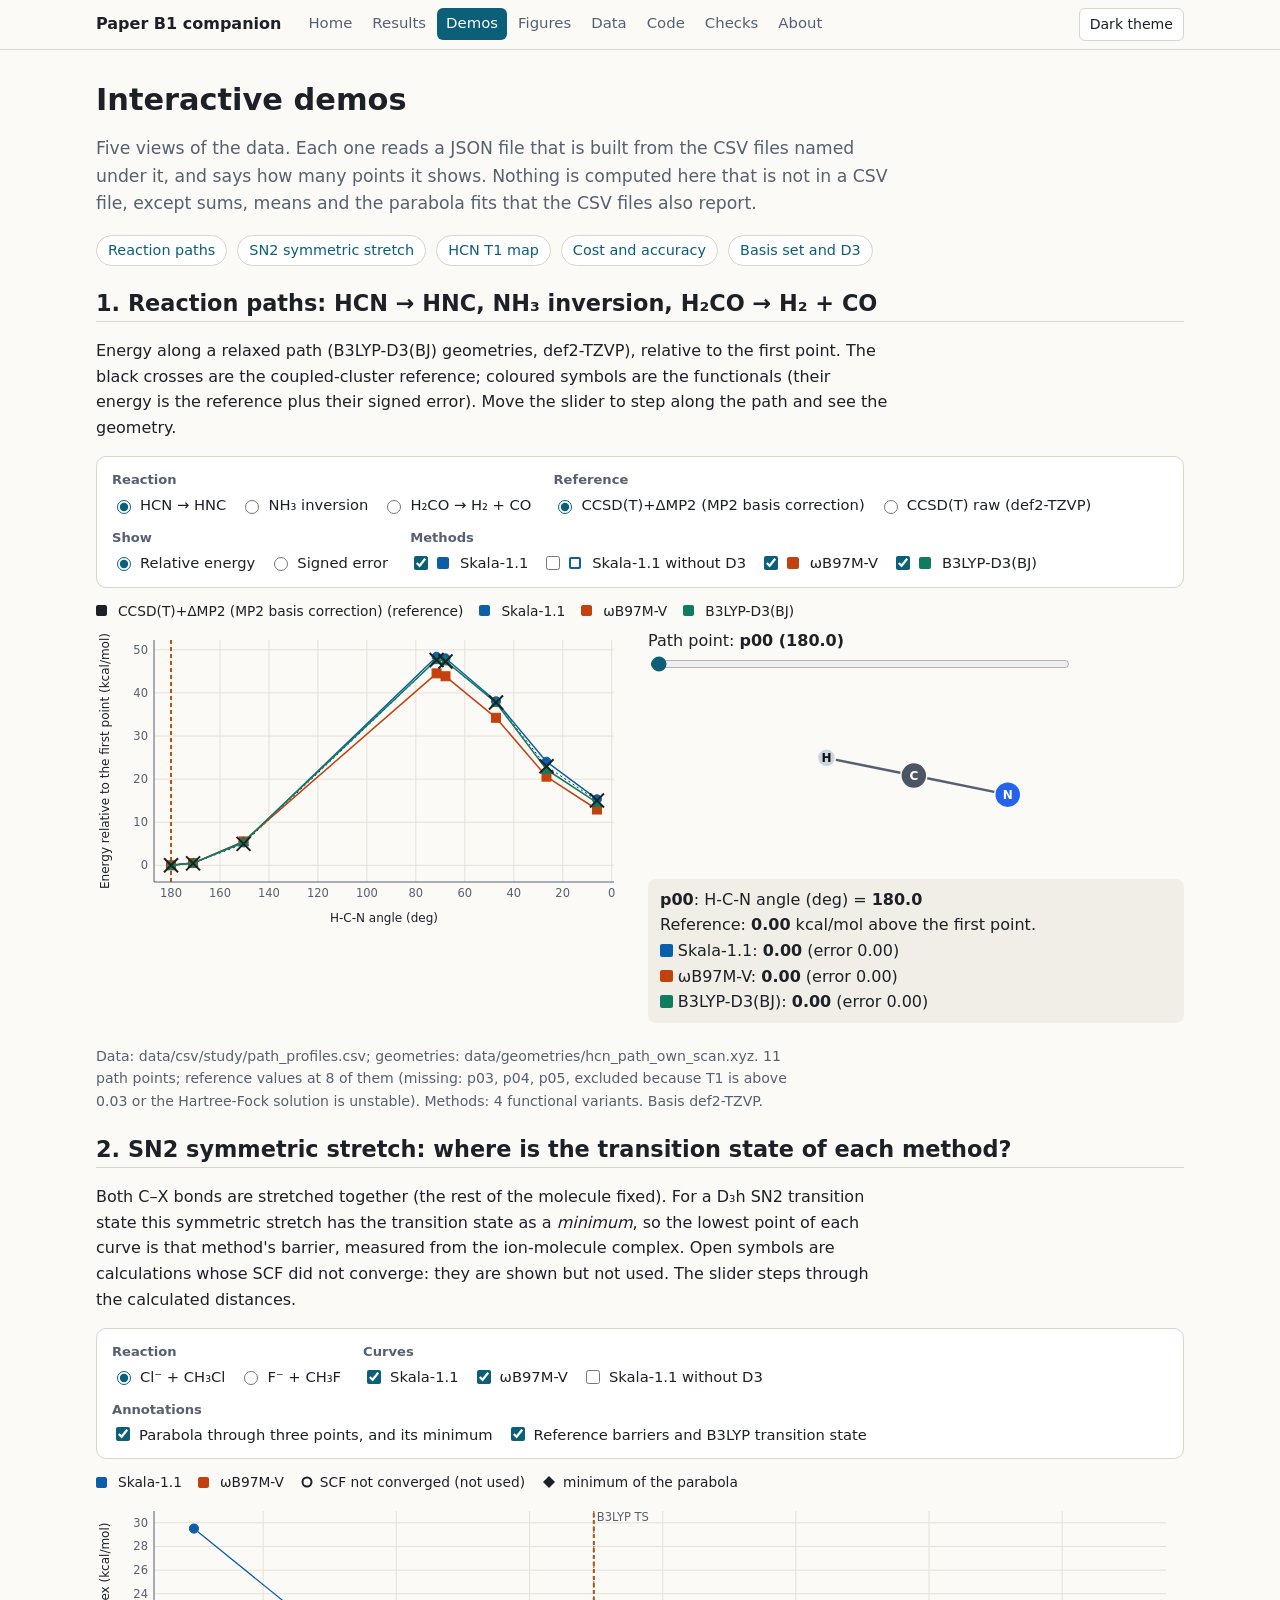
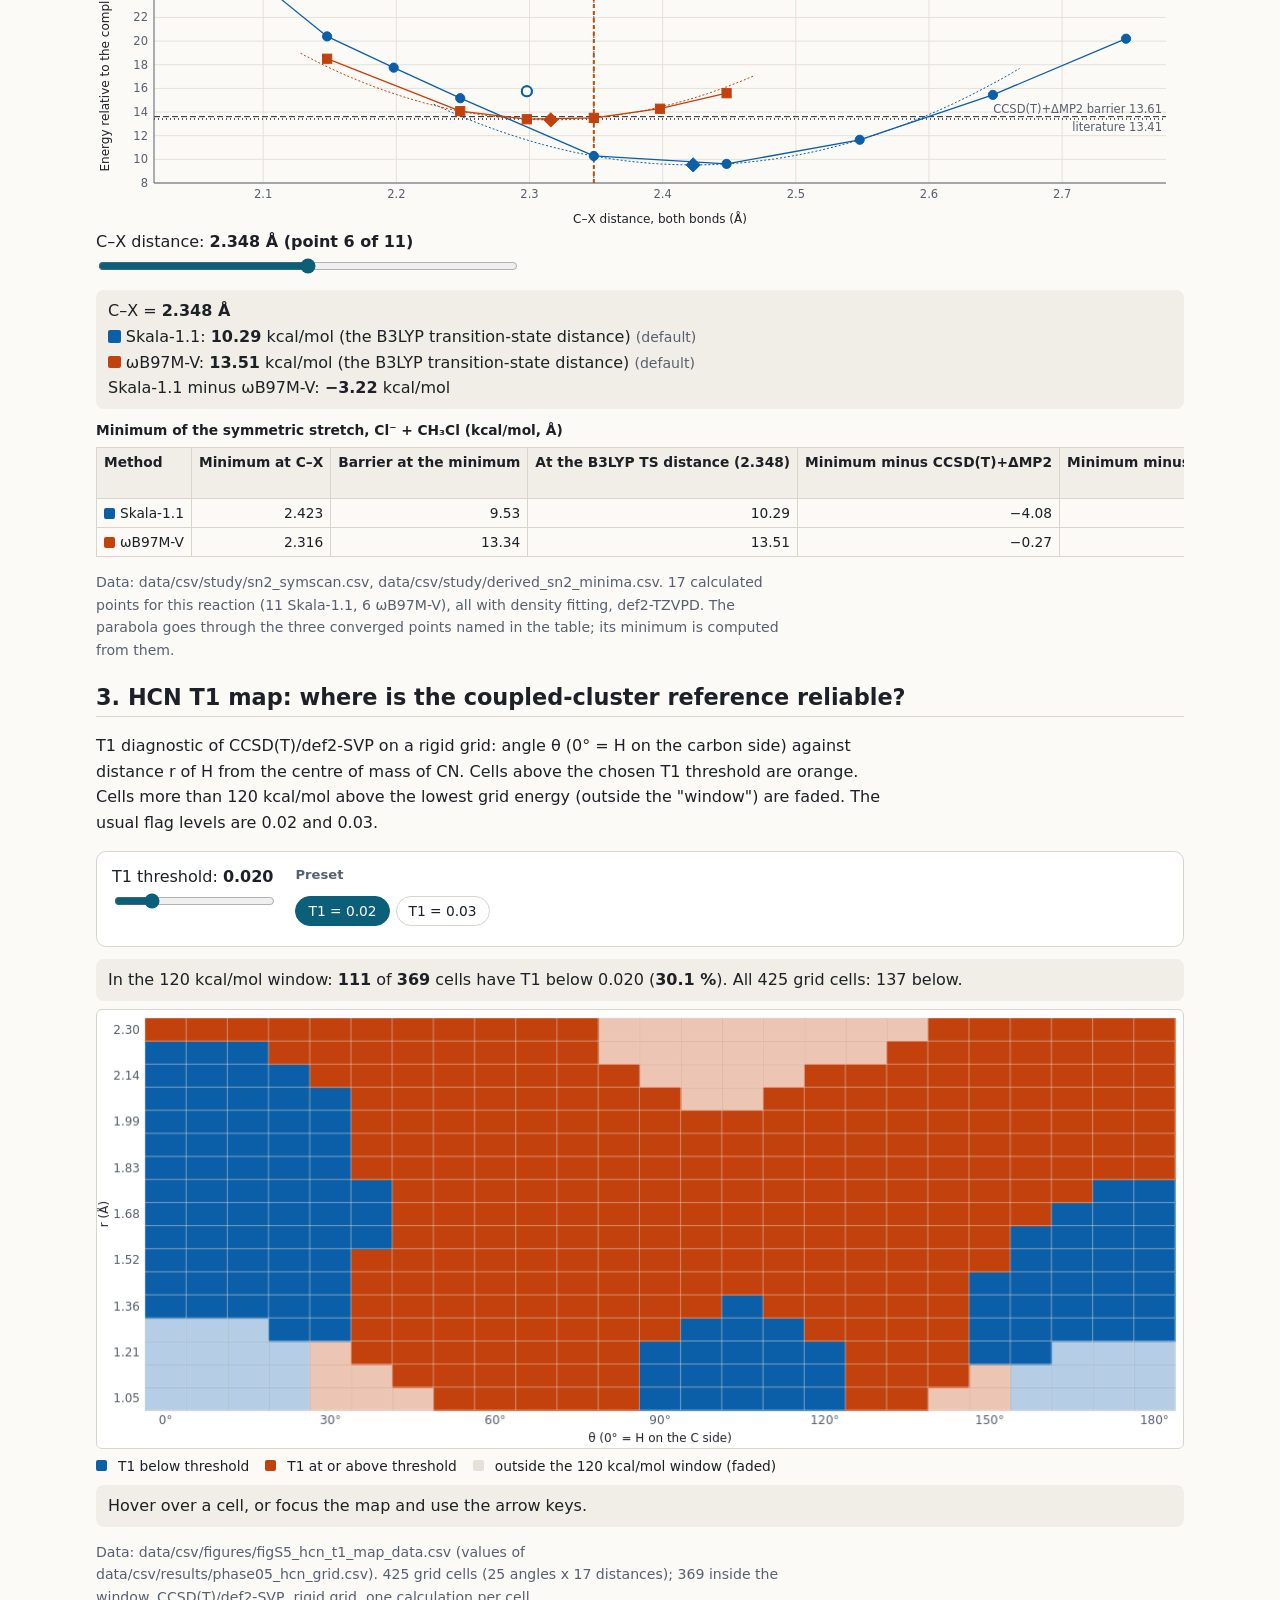
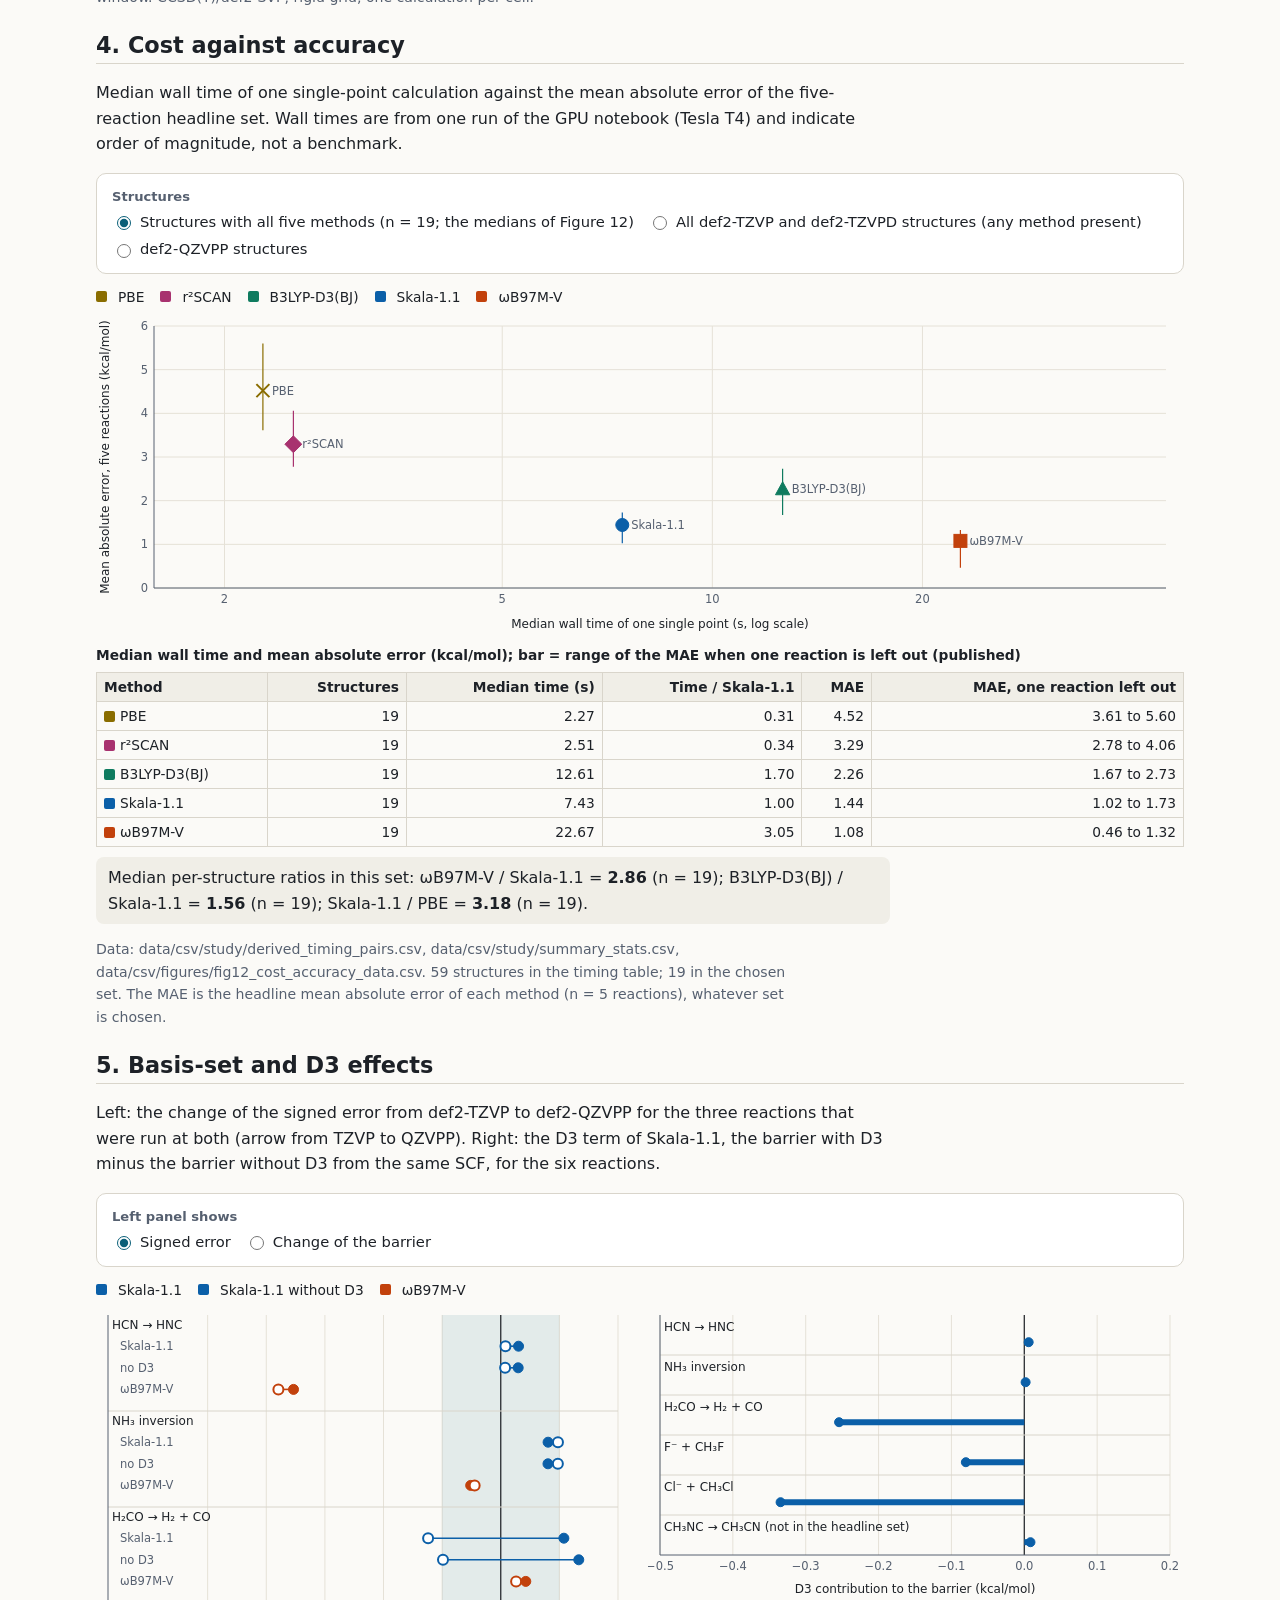
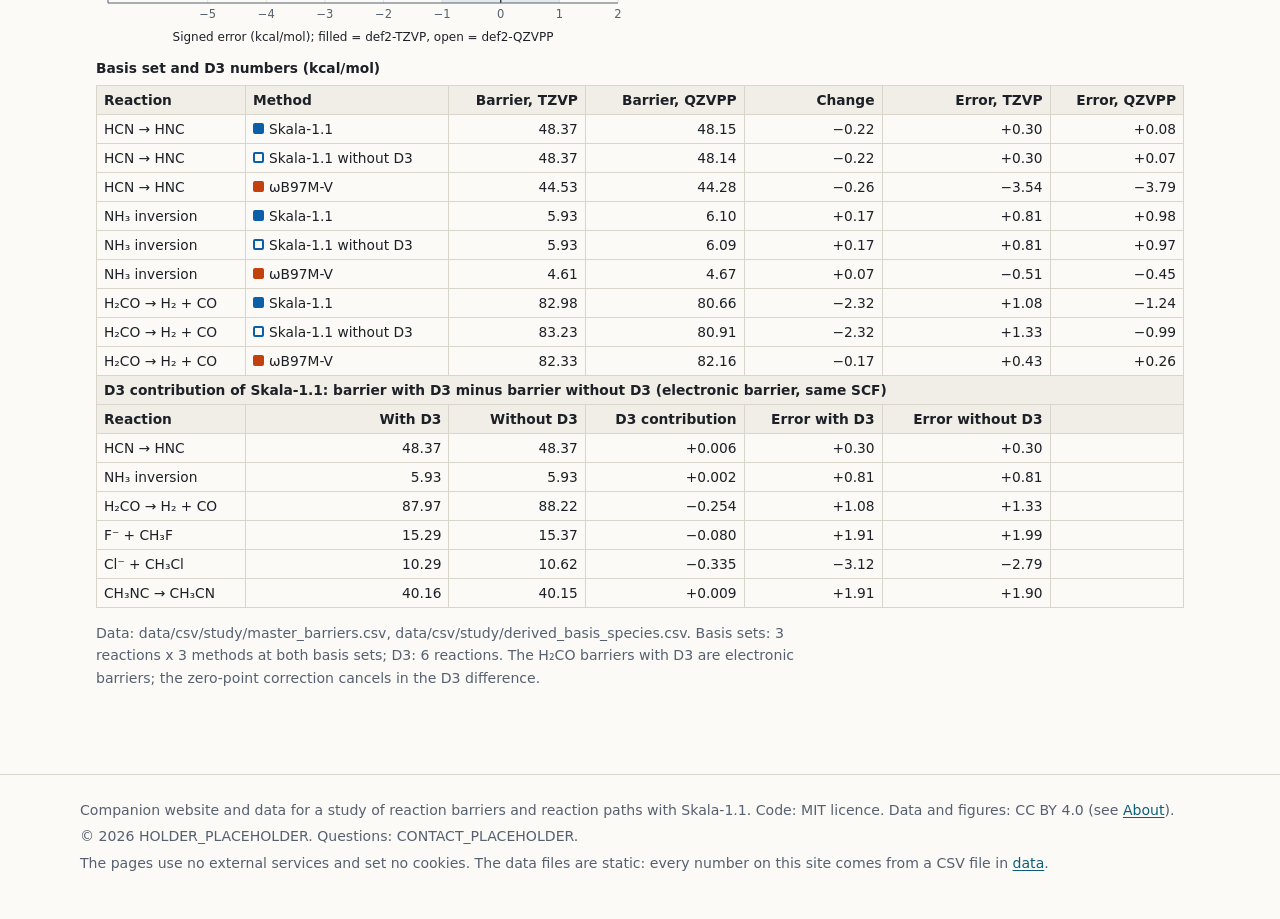
<file: demos/index.html>
<!doctype html>
<html lang="en">
<head>
<meta charset="utf-8">
<meta name="viewport" content="width=device-width, initial-scale=1">
<title>Demos | Paper B1 companion</title>
<meta name="description" content="Interactive views of the reaction paths, the SN2 stretch, the HCN T1 map, cost and accuracy, and basis-set and D3 effects.">
<meta name="color-scheme" content="light dark">
<link rel="stylesheet" href="../css/style.css">
<link rel="icon" href="data:image/svg+xml,%3Csvg xmlns=%27http://www.w3.org/2000/svg%27 viewBox=%270 0 16 16%27%3E%3Crect width=%2716%27 height=%2716%27 rx=%273%27 fill=%27%230b5f78%27/%3E%3Cpath d=%27M2 12 C5 12 6 3 8 3 S11 12 14 12%27 fill=%27none%27 stroke=%27white%27 stroke-width=%271.6%27/%3E%3C/svg%3E">
<script>try{var t=localStorage.getItem("b1-theme");if(t==="dark"||t==="light")document.documentElement.setAttribute("data-theme",t);}catch(e){}</script>
</head>
<body>
<a class="skip" href="#main">Skip to the content</a>
<header class="site"><div class="in">
<a class="brand" href="../index.html">Paper B1 companion</a>
<nav aria-label="Main"><a href="../index.html">Home</a><a href="../results/index.html">Results</a><a href="../demos/index.html" aria-current="page">Demos</a><a href="../figures/index.html">Figures</a><a href="../data/index.html">Data</a><a href="../code/index.html">Code</a><a href="../checks/index.html">Checks</a><a href="../about/index.html">About</a></nav>
<button type="button" class="theme" aria-label="Switch theme">Dark theme</button>
</div></header>
<main id="main">
<h1>Interactive demos</h1>
<p class="lead">Five views of the data. Each one reads a JSON file that is built from the CSV files named under it, and says how many points it shows. Nothing is computed here that is not in a CSV file, except sums, means and the parabola fits that the CSV files also report.</p>
<ul class="toc"><li><a href="#demo-paths">Reaction paths</a></li><li><a href="#demo-sn2">SN2 symmetric stretch</a></li><li><a href="#demo-t1">HCN T1 map</a></li><li><a href="#demo-cost">Cost and accuracy</a></li><li><a href="#demo-basis">Basis set and D3</a></li></ul>
<noscript><p class="note warn">The demos need JavaScript.</p></noscript>

<section class="demo" id="demo-paths" aria-labelledby="h-paths">
<h2 id="h-paths">1. Reaction paths: HCN → HNC, NH₃ inversion, H₂CO → H₂ + CO</h2>
<p>Energy along a relaxed path (B3LYP-D3(BJ) geometries, def2-TZVP), relative to the first point. The black crosses are the coupled-cluster reference; coloured symbols are the functionals (their energy is the reference plus their signed error). Move the slider to step along the path and see the geometry.</p>
<div class="controls" id="paths-controls">
<fieldset><legend>Reaction</legend><div class="opts" id="paths-rx"></div></fieldset>
<fieldset><legend>Reference</legend><div class="opts" id="paths-ref"></div></fieldset>
<fieldset><legend>Show</legend><div class="opts"><label><input type="radio" name="paths-y" value="energy" checked> Relative energy</label><label><input type="radio" name="paths-y" value="error"> Signed error</label></div></fieldset>
<fieldset><legend>Methods</legend><div class="opts" id="paths-methods"></div></fieldset>
</div>
<div class="note warn hide" id="paths-warn"><p>H₂CO is a failed path: the scan is not smooth at the transition state, and the coupled-cluster reference is unstable there (points p05 to p06 and the transition state have no usable reference). It is shown for completeness and supports no conclusion.</p></div>
<div class="legend" id="paths-legend"></div>
<div class="two"><div class="chart" id="paths-chart"></div>
<div><label for="paths-slider">Path point: <b id="paths-pt"></b></label><br><input type="range" id="paths-slider" min="0" max="10" value="0" step="1" aria-describedby="paths-readout">
<svg class="mol" id="paths-mol" width="260" height="190" viewBox="0 0 260 190" role="img" aria-label="Geometry at the selected path point"></svg>
<div class="readout" id="paths-readout" role="status" aria-live="polite"></div></div></div>
<p class="small" id="paths-data"></p>
</section>

<section class="demo" id="demo-sn2" aria-labelledby="h-sn2">
<h2 id="h-sn2">2. SN2 symmetric stretch: where is the transition state of each method?</h2>
<p>Both C–X bonds are stretched together (the rest of the molecule fixed). For a D₃h SN2 transition state this symmetric stretch has the transition state as a <em>minimum</em>, so the lowest point of each curve is that method's barrier, measured from the ion-molecule complex. Open symbols are calculations whose SCF did not converge: they are shown but not used. The slider steps through the calculated distances.</p>
<div class="controls">
<fieldset><legend>Reaction</legend><div class="opts" id="sn2-rx"></div></fieldset>
<fieldset><legend>Curves</legend><div class="opts">
<label><input type="checkbox" id="sn2-skala" checked> Skala-1.1</label><label><input type="checkbox" id="sn2-wb97" checked> ωB97M-V</label>
<label><input type="checkbox" id="sn2-nod3"> Skala-1.1 without D3</label></div></fieldset>
<fieldset><legend>Annotations</legend><div class="opts">
<label><input type="checkbox" id="sn2-fit" checked> Parabola through three points, and its minimum</label>
<label><input type="checkbox" id="sn2-refs" checked> Reference barriers and B3LYP transition state</label></div></fieldset>
</div>
<div class="legend" id="sn2-legend"></div>
<div class="chart" id="sn2-chart"></div>
<label for="sn2-slider">C–X distance: <b id="sn2-d"></b></label><br><input type="range" id="sn2-slider" min="0" max="10" value="0" step="1" aria-describedby="sn2-readout">
<div class="readout" id="sn2-readout" role="status" aria-live="polite"></div>
<div class="tablewrap" tabindex="0" role="region" aria-label="Minima of the stretch curves"><table id="sn2-min" class="compact"></table></div>
<p class="small" id="sn2-data"></p>
</section>

<section class="demo" id="demo-t1" aria-labelledby="h-t1">
<h2 id="h-t1">3. HCN T1 map: where is the coupled-cluster reference reliable?</h2>
<p>T1 diagnostic of CCSD(T)/def2-SVP on a rigid grid: angle θ (0° = H on the carbon side) against distance r of H from the centre of mass of CN. Cells above the chosen T1 threshold are orange. Cells more than 120 kcal/mol above the lowest grid energy (outside the "window") are faded. The usual flag levels are 0.02 and 0.03.</p>
<div class="controls"><div><label for="t1-thr">T1 threshold: <b id="t1-val"></b></label><br><input type="range" id="t1-thr" min="0.010" max="0.060" step="0.001" value="0.020"></div>
<fieldset><legend>Preset</legend><div class="pillrow" id="t1-presets"></div></fieldset></div>
<div class="readout" id="t1-counts" role="status" aria-live="polite"></div>
<div class="chart"><canvas id="t1-canvas" class="map" tabindex="0" role="img" aria-label="HCN T1 map; use the arrow keys to read single cells"></canvas></div>
<div class="legend"><span><span class="sw" id="t1-sw-ok"></span>T1 below threshold</span><span><span class="sw" id="t1-sw-bad"></span>T1 at or above threshold</span><span><span class="sw" style="background:var(--grid)"></span>outside the 120 kcal/mol window (faded)</span></div>
<div class="readout" id="t1-cell" role="status" aria-live="polite">Hover over a cell, or focus the map and use the arrow keys.</div>
<p class="small" id="t1-data"></p>
</section>

<section class="demo" id="demo-cost" aria-labelledby="h-cost">
<h2 id="h-cost">4. Cost against accuracy</h2>
<p>Median wall time of one single-point calculation against the mean absolute error of the five-reaction headline set. Wall times are from one run of the GPU notebook (Tesla T4) and indicate order of magnitude, not a benchmark.</p>
<div class="controls"><fieldset><legend>Structures</legend><div class="opts" id="cost-sets"></div></fieldset></div>
<div class="legend" id="cost-legend"></div>
<div class="chart" id="cost-chart"></div>
<div class="tablewrap" tabindex="0" role="region" aria-label="Times and errors"><table id="cost-table" class="compact"></table></div>
<p class="readout" id="cost-ratio" role="status"></p>
<p class="small" id="cost-data"></p>
</section>

<section class="demo" id="demo-basis" aria-labelledby="h-basis">
<h2 id="h-basis">5. Basis-set and D3 effects</h2>
<p>Left: the change of the signed error from def2-TZVP to def2-QZVPP for the three reactions that were run at both (arrow from TZVP to QZVPP). Right: the D3 term of Skala-1.1, the barrier with D3 minus the barrier without D3 from the same SCF, for the six reactions.</p>
<div class="controls"><fieldset><legend>Left panel shows</legend><div class="opts"><label><input type="radio" name="basis-y" value="err" checked> Signed error</label><label><input type="radio" name="basis-y" value="bar"> Change of the barrier</label></div></fieldset></div>
<div class="legend" id="basis-legend"></div>
<div class="two"><div class="chart" id="basis-chart"></div><div class="chart" id="d3-chart"></div></div>
<div class="tablewrap" tabindex="0" role="region" aria-label="Basis set and D3 numbers"><table id="basis-table" class="compact"></table></div>
<p class="small" id="basis-data"></p>
</section>

</main>
<footer class="site"><div class="in">
<p>Companion website and data for a study of reaction barriers and reaction paths with Skala-1.1. Code: MIT licence. Data and figures: CC BY 4.0 (see <a href="../about/index.html#licence">About</a>).</p>
<p data-hide-anon>&copy; <span data-cfg="year"></span> <span data-cfg="holder"></span>. Questions: <span data-cfg="contact"></span>.</p>
<p data-show-anon>Anonymous copy for review.</p>
<p>The pages use no external services and set no cookies. The data files are static: every number on this site comes from a CSV file in <a href="../data/index.html">data</a>.</p>
</div></footer>
<noscript><div class="note warn" style="max-width:1088px;margin:0 auto 20px"><p>JavaScript is off. The tables and numbers on the pages still show, but the interactive views (sorting, filters, demos) need JavaScript.</p></div></noscript>
<script src="../js/config.js"></script>
<script src="../js/common.js"></script>
<script src="../js/plot.js"></script>
<script src="../js/demos_a.js"></script>
<script src="../js/demos_b.js"></script>
</body>
</html>
</file>
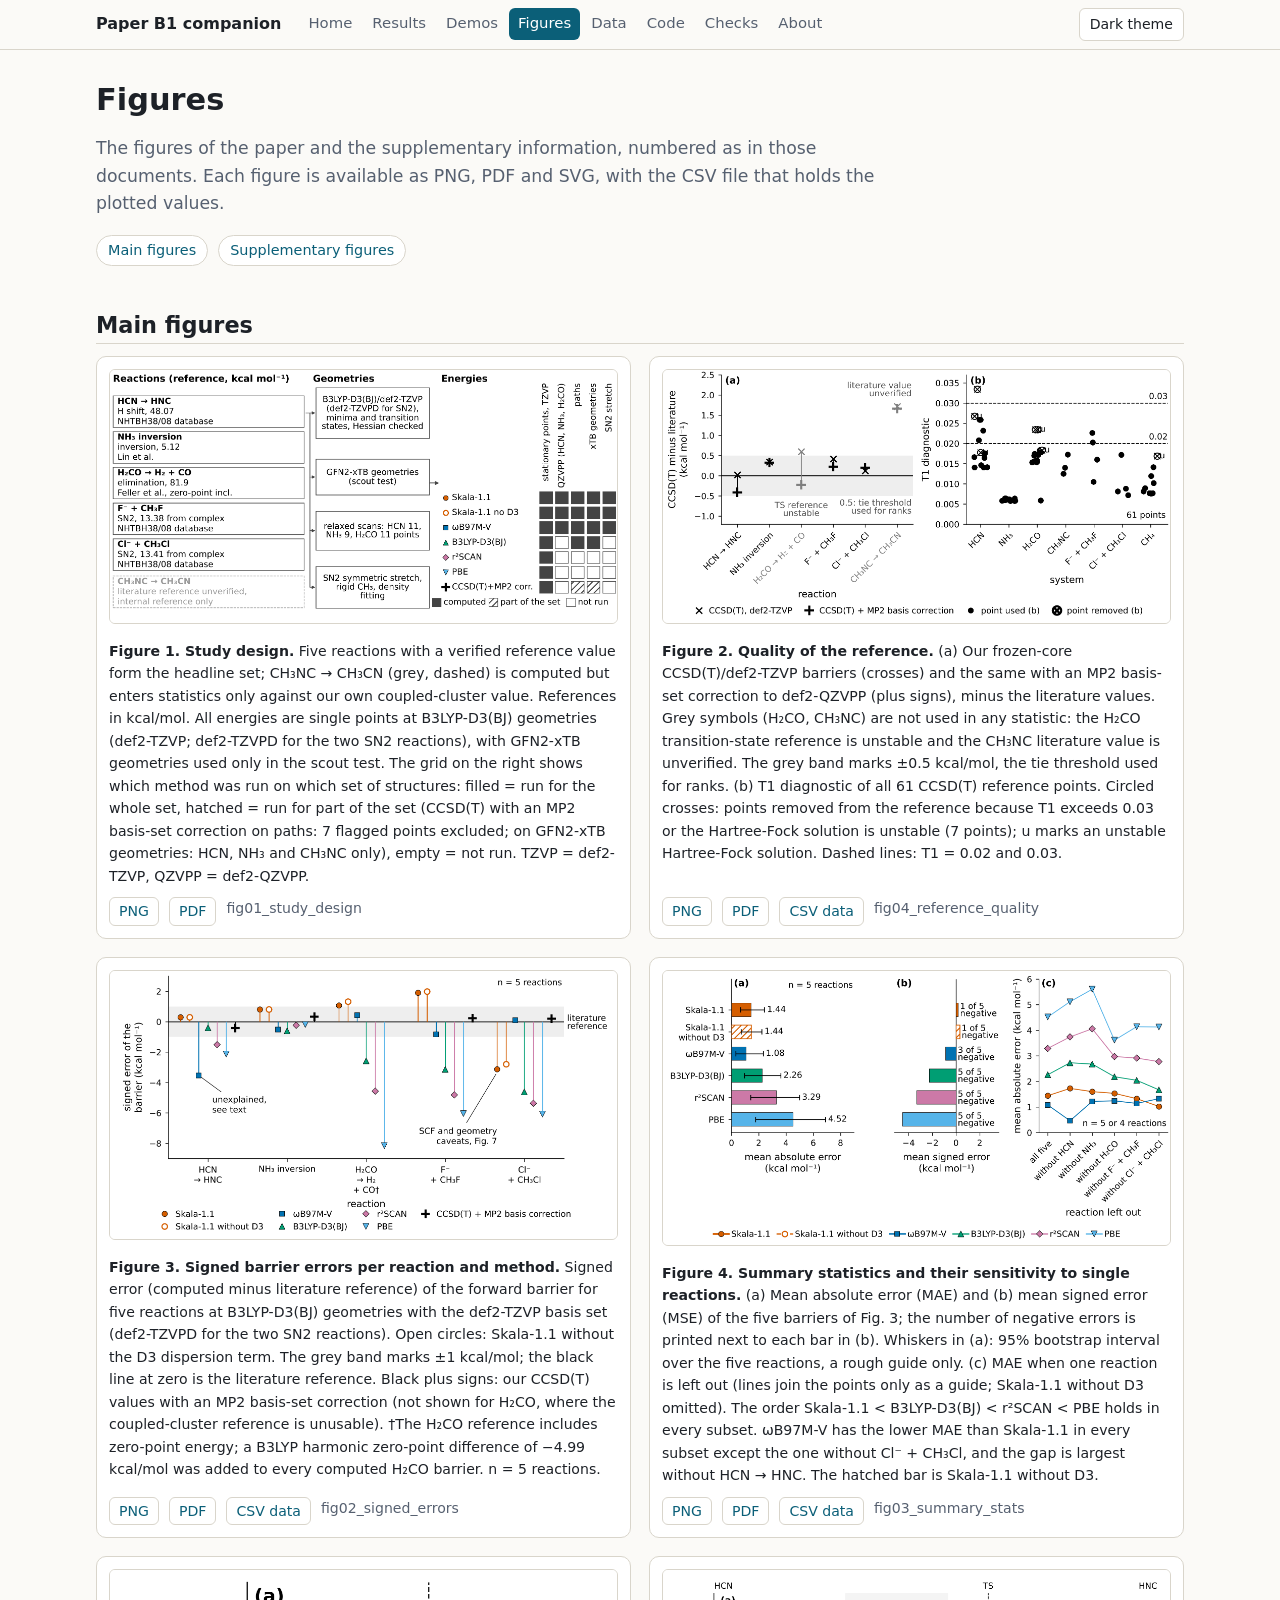
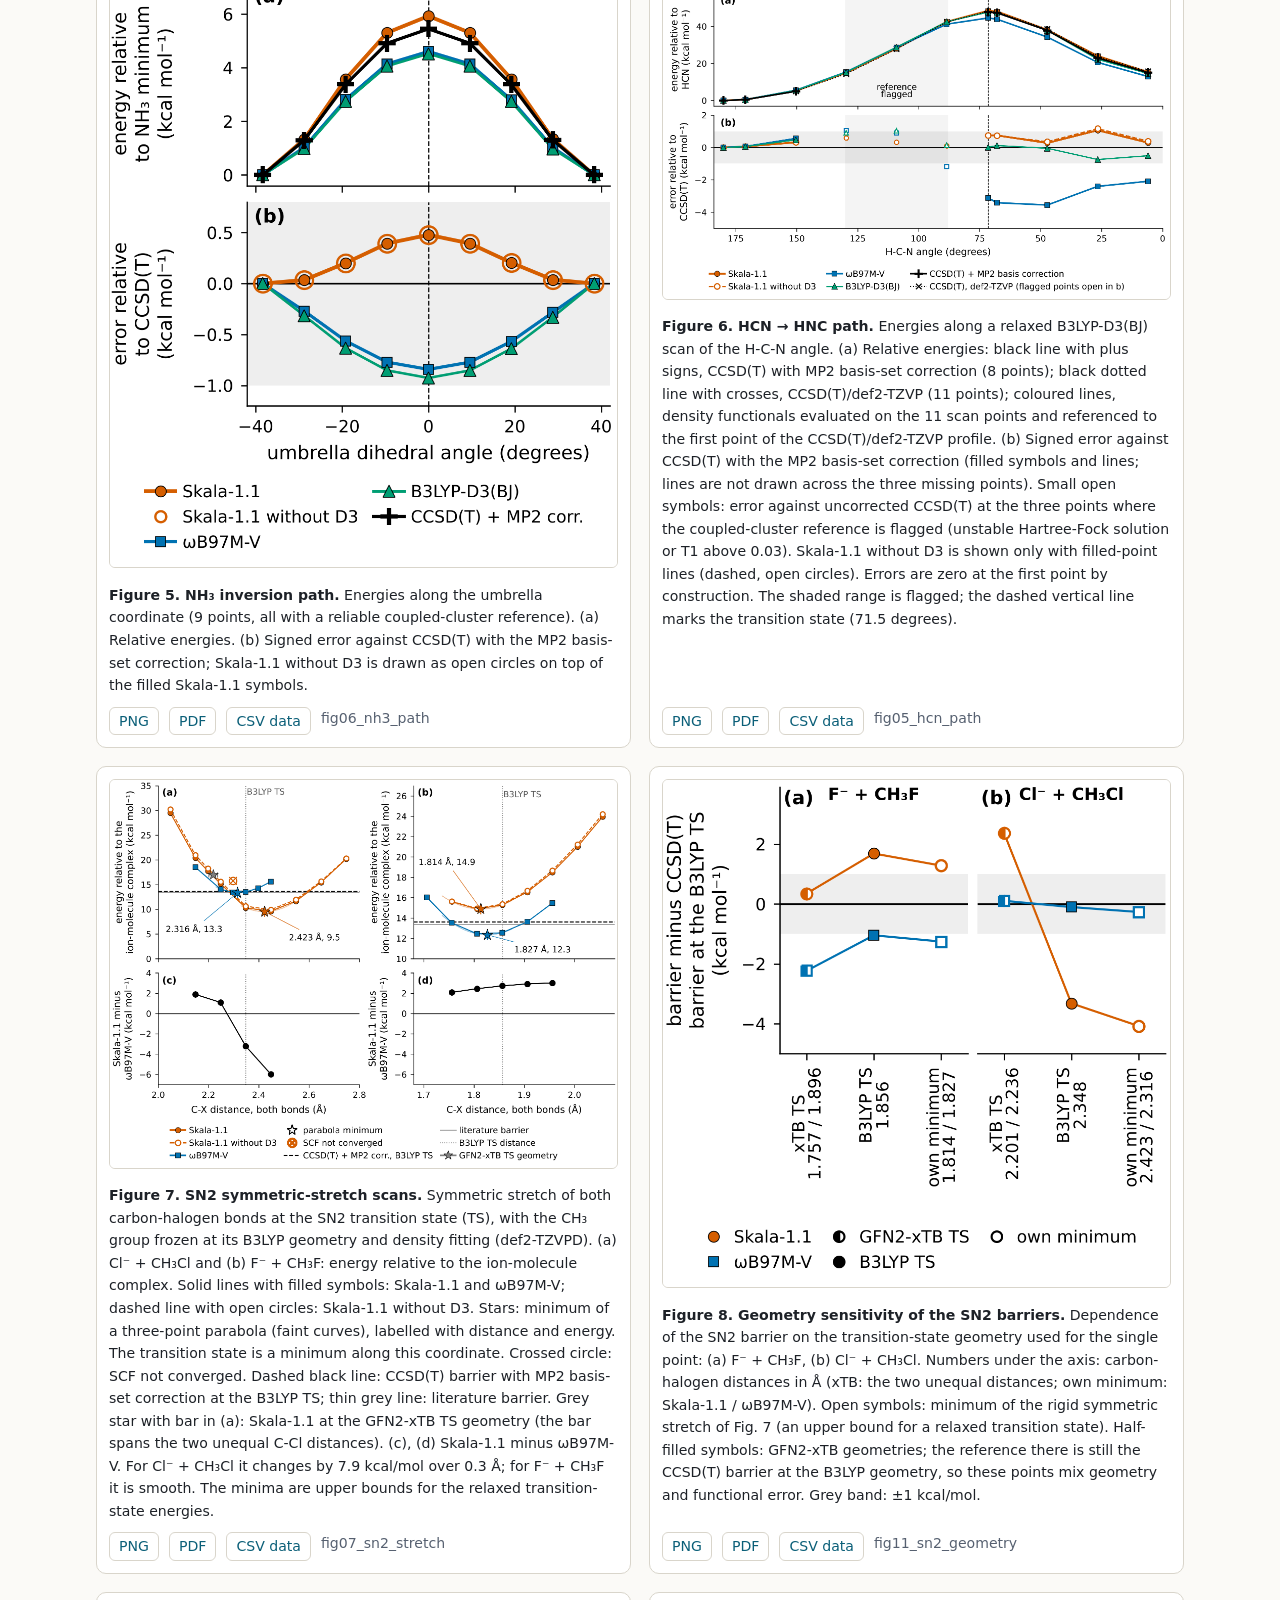
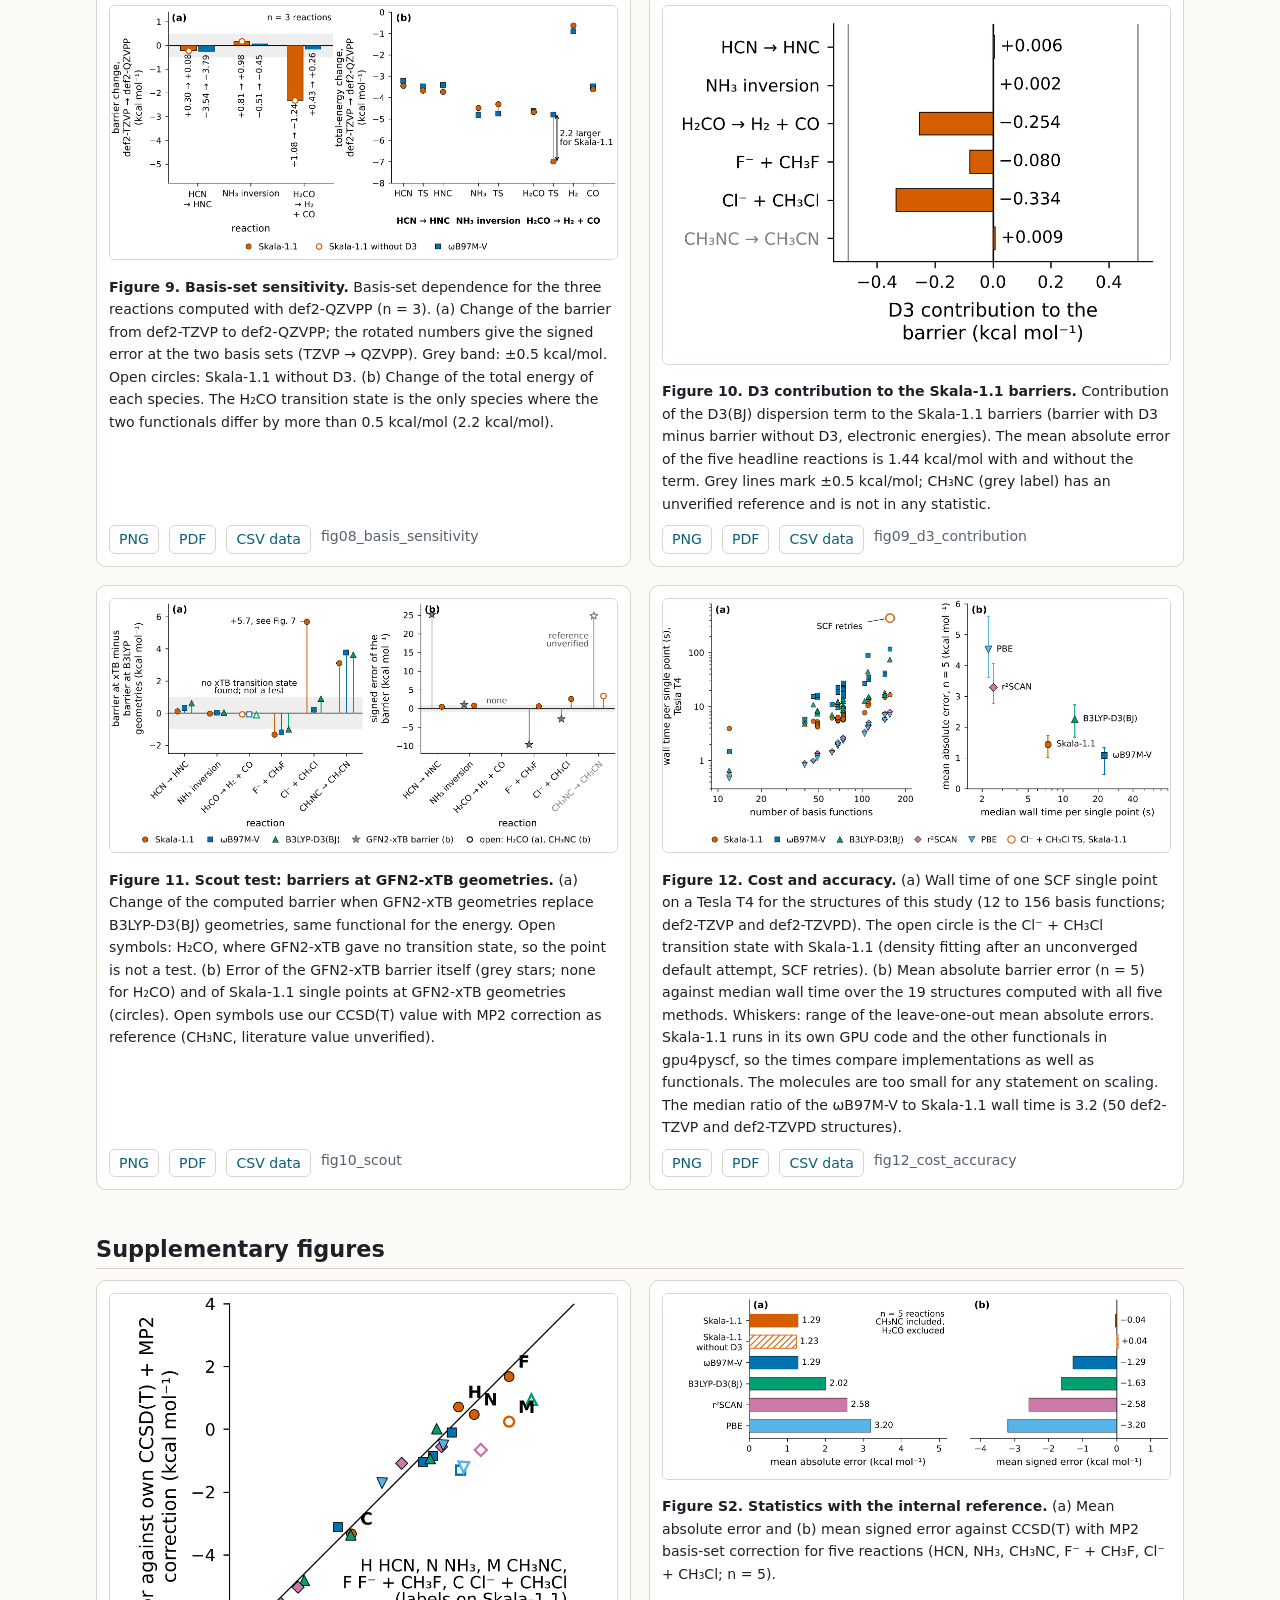
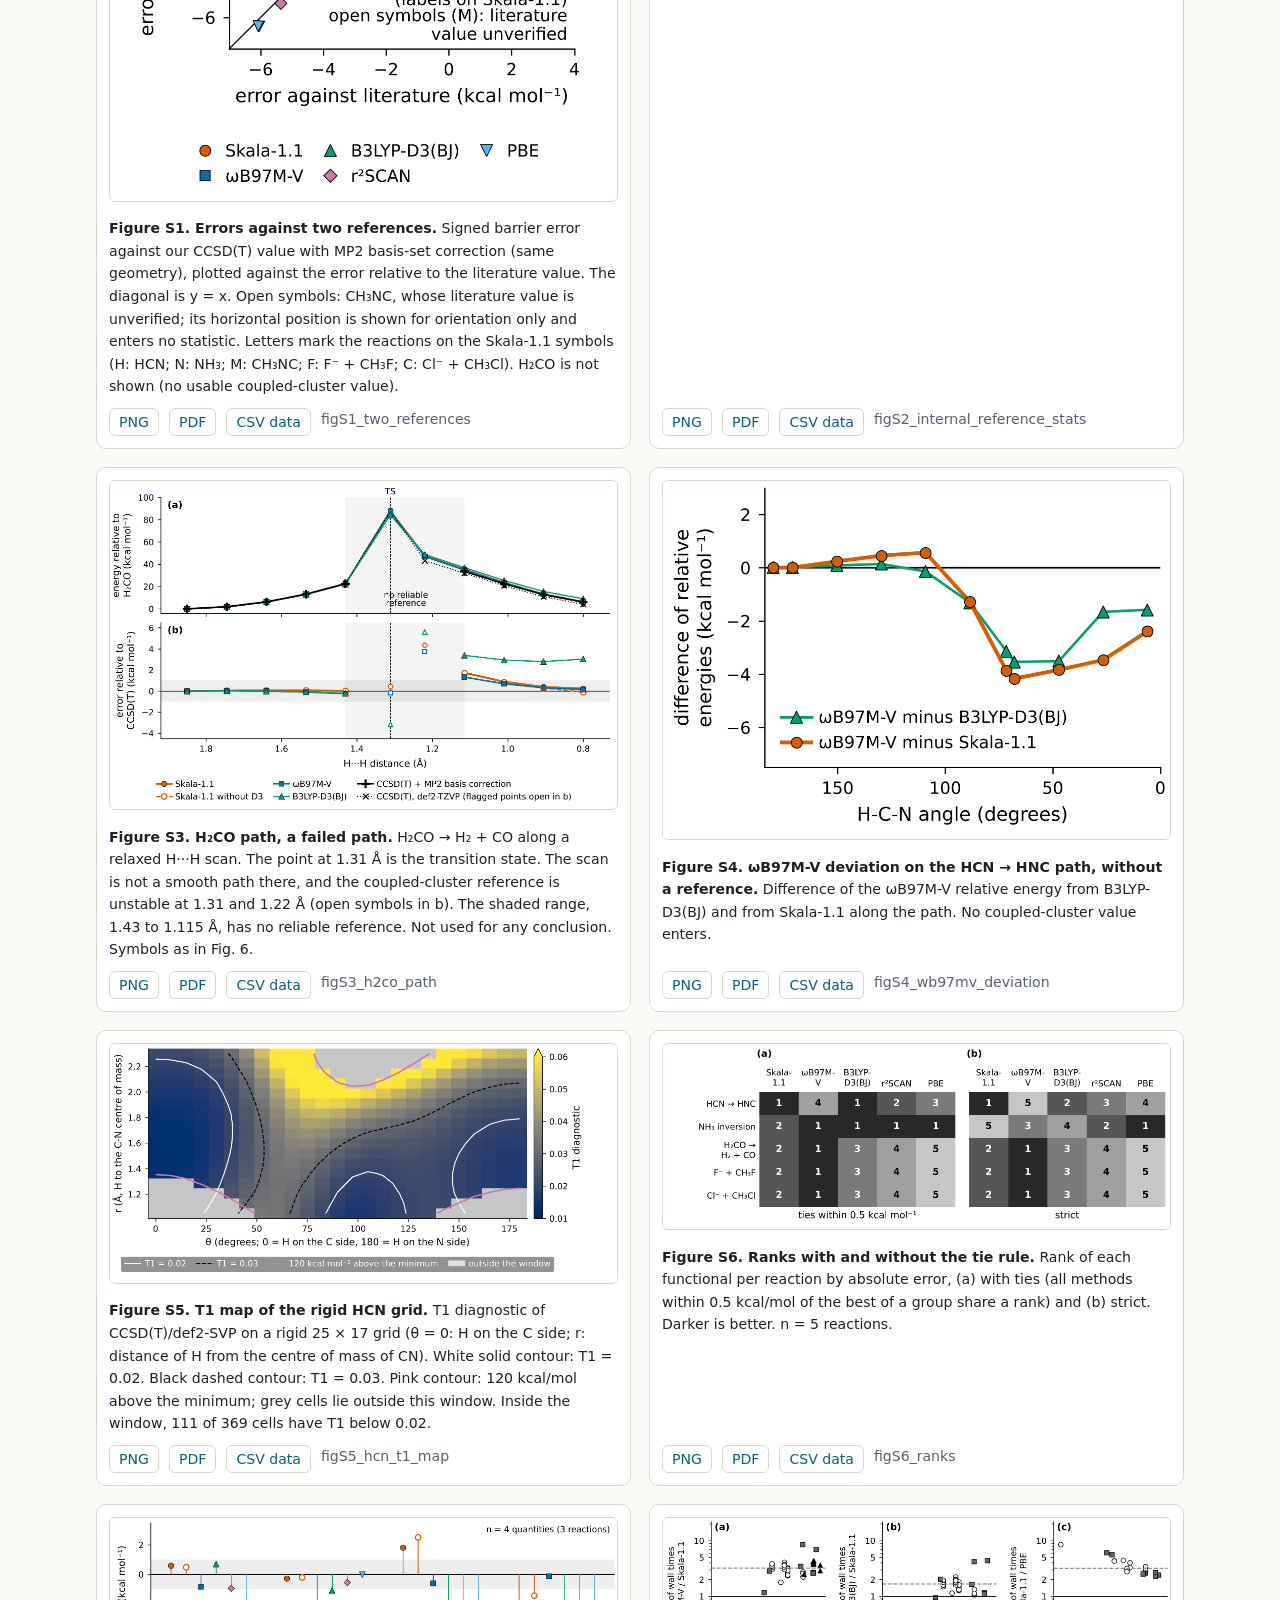
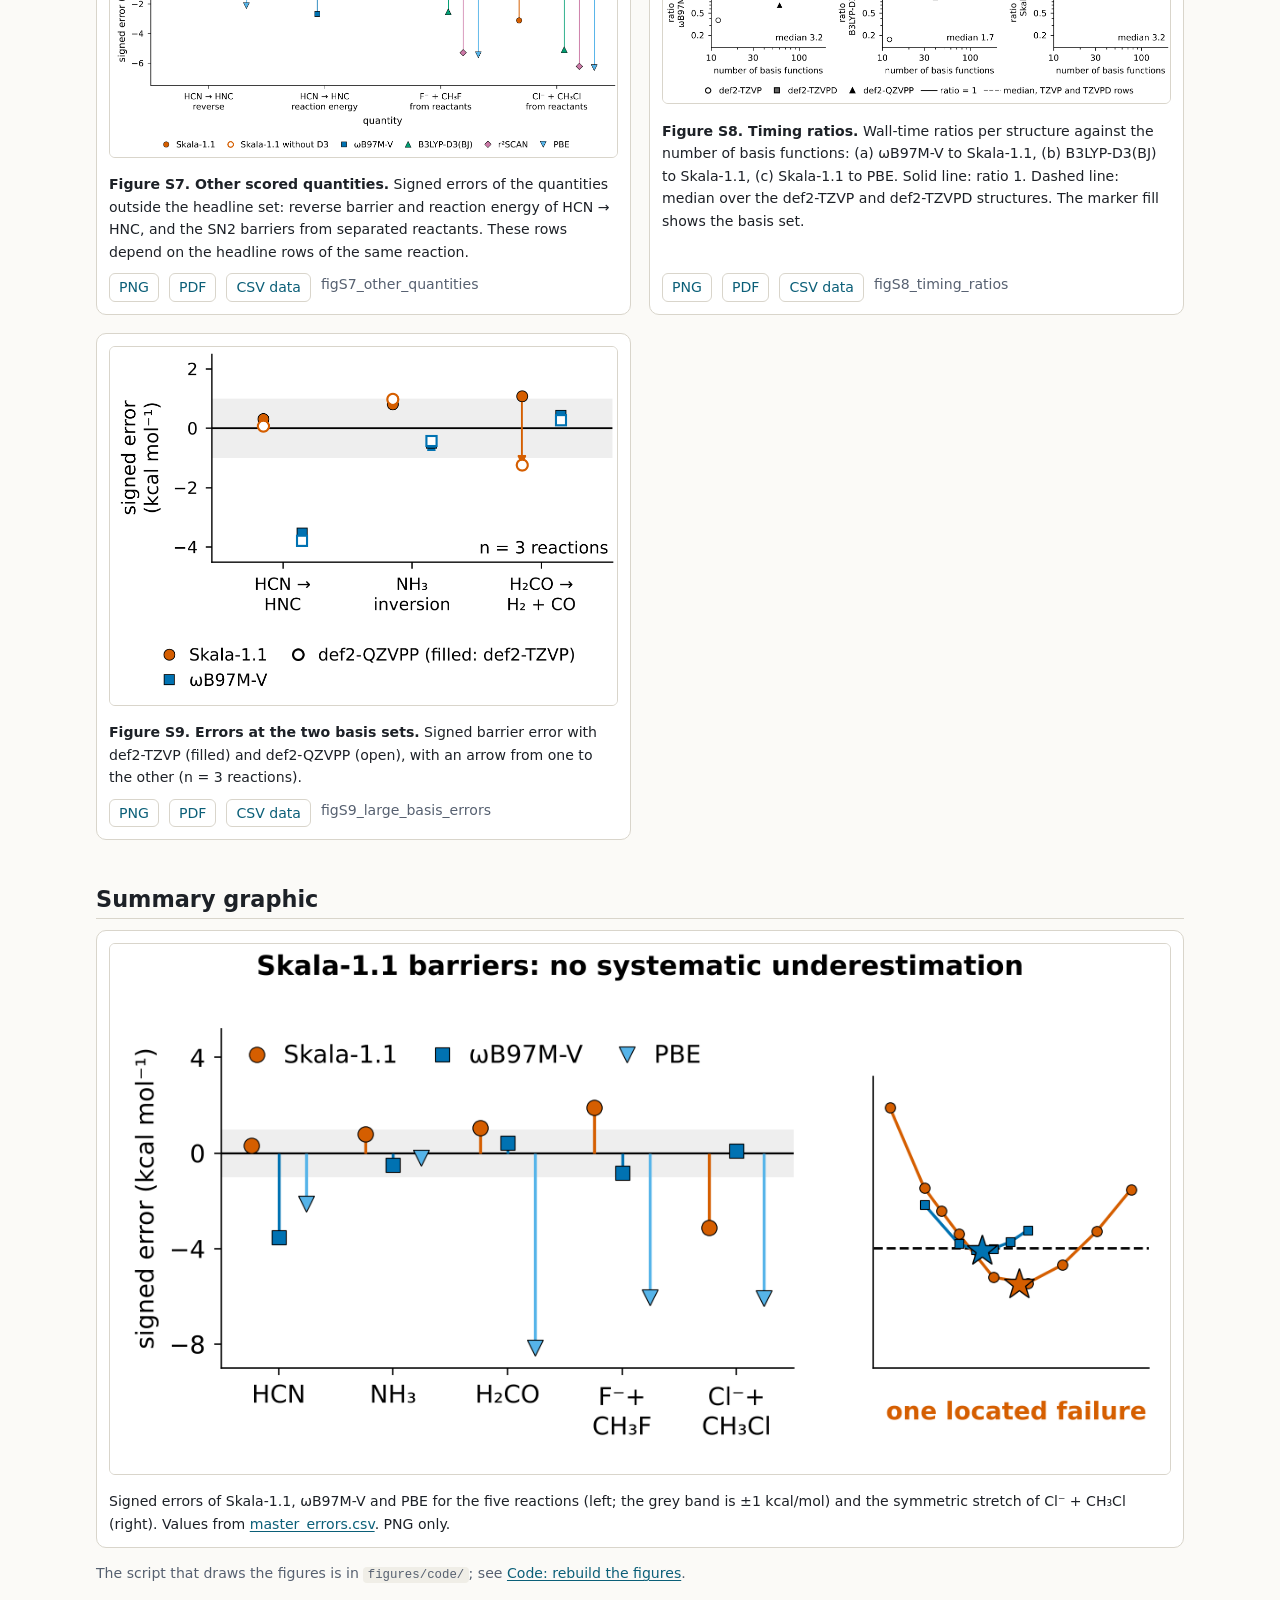
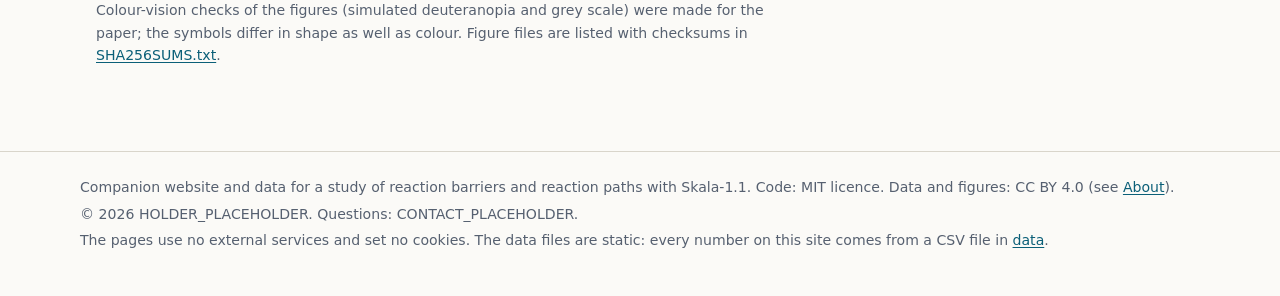
<file: figures/index.html>
<!doctype html>
<html lang="en">
<head>
<meta charset="utf-8">
<meta name="viewport" content="width=device-width, initial-scale=1">
<title>Figures | Paper B1 companion</title>
<meta name="description" content="All figures of the paper and the supplementary information with captions, as PNG, PDF and SVG.">
<meta name="color-scheme" content="light dark">
<link rel="stylesheet" href="../css/style.css">
<link rel="icon" href="data:image/svg+xml,%3Csvg xmlns=%27http://www.w3.org/2000/svg%27 viewBox=%270 0 16 16%27%3E%3Crect width=%2716%27 height=%2716%27 rx=%273%27 fill=%27%230b5f78%27/%3E%3Cpath d=%27M2 12 C5 12 6 3 8 3 S11 12 14 12%27 fill=%27none%27 stroke=%27white%27 stroke-width=%271.6%27/%3E%3C/svg%3E">
<script>try{var t=localStorage.getItem("b1-theme");if(t==="dark"||t==="light")document.documentElement.setAttribute("data-theme",t);}catch(e){}</script>
</head>
<body>
<a class="skip" href="#main">Skip to the content</a>
<header class="site"><div class="in">
<a class="brand" href="../index.html">Paper B1 companion</a>
<nav aria-label="Main"><a href="../index.html">Home</a><a href="../results/index.html">Results</a><a href="../demos/index.html">Demos</a><a href="../figures/index.html" aria-current="page">Figures</a><a href="../data/index.html">Data</a><a href="../code/index.html">Code</a><a href="../checks/index.html">Checks</a><a href="../about/index.html">About</a></nav>
<button type="button" class="theme" aria-label="Switch theme">Dark theme</button>
</div></header>
<main id="main">
<h1>Figures</h1>
<p class="lead">The figures of the paper and the supplementary information, numbered as in those documents. Each figure is available as PNG, PDF and SVG, with the CSV file that holds the plotted values.</p>
<ul class="toc"><li><a href="#main">Main figures</a></li><li><a href="#si">Supplementary figures</a></li></ul>
<h2 id="main">Main figures</h2><div class="figgrid">
<figure class="fig" id="figure-1"><a href="../figures/png/fig01_study_design.png"><img src="../figures/png/fig01_study_design.png" width="2007" height="1003" loading="lazy" alt="Figure 1: Study design"></a><figcaption><b>Figure 1. Study design.</b> Five reactions with a verified reference value form the headline set; CH₃NC → CH₃CN (grey, dashed) is computed but enters statistics only against our own coupled-cluster value. References in kcal/mol. All energies are single points at B3LYP-D3(BJ) geometries (def2-TZVP; def2-TZVPD for the two SN2 reactions), with GFN2-xTB geometries used only in the scout test. The grid on the right shows which method was run on which set of structures: filled = run for the whole set, hatched = run for part of the set (CCSD(T) with an MP2 basis-set correction on paths: 7 flagged points excluded; on GFN2-xTB geometries: HCN, NH₃ and CH₃NC only), empty = not run. TZVP = def2-TZVP, QZVPP = def2-QZVPP.</figcaption><div class="dl"><a href="../figures/png/fig01_study_design.png">PNG</a> <a href="../figures/pdf/fig01_study_design.pdf">PDF</a> <span class="small mut">fig01_study_design</span></div></figure>
<figure class="fig" id="figure-2"><a href="../figures/png/fig04_reference_quality.png"><img src="../figures/png/fig04_reference_quality.png" width="2007" height="1003" loading="lazy" alt="Figure 2: Quality of the reference"></a><figcaption><b>Figure 2. Quality of the reference.</b> (a) Our frozen-core CCSD(T)/def2-TZVP barriers (crosses) and the same with an MP2 basis-set correction to def2-QZVPP (plus signs), minus the literature values. Grey symbols (H₂CO, CH₃NC) are not used in any statistic: the H₂CO transition-state reference is unstable and the CH₃NC literature value is unverified. The grey band marks ±0.5 kcal/mol, the tie threshold used for ranks. (b) T1 diagnostic of all 61 CCSD(T) reference points. Circled crosses: points removed from the reference because T1 exceeds 0.03 or the Hartree-Fock solution is unstable (7 points); u marks an unstable Hartree-Fock solution. Dashed lines: T1 = 0.02 and 0.03.</figcaption><div class="dl"><a href="../figures/png/fig04_reference_quality.png">PNG</a> <a href="../figures/pdf/fig04_reference_quality.pdf">PDF</a>  <a href="../data/csv/figures/fig04_reference_quality_data.csv">CSV data</a><span class="small mut">fig04_reference_quality</span></div></figure>
<figure class="fig" id="figure-3"><a href="../figures/png/fig02_signed_errors.png"><img src="../figures/png/fig02_signed_errors.png" width="2007" height="1062" loading="lazy" alt="Figure 3: Signed barrier errors per reaction and method"></a><figcaption><b>Figure 3. Signed barrier errors per reaction and method.</b> Signed error (computed minus literature reference) of the forward barrier for five reactions at B3LYP-D3(BJ) geometries with the def2-TZVP basis set (def2-TZVPD for the two SN2 reactions). Open circles: Skala-1.1 without the D3 dispersion term. The grey band marks ±1 kcal/mol; the black line at zero is the literature reference. Black plus signs: our CCSD(T) values with an MP2 basis-set correction (not shown for H₂CO, where the coupled-cluster reference is unusable). †The H₂CO reference includes zero-point energy; a B3LYP harmonic zero-point difference of −4.99 kcal/mol was added to every computed H₂CO barrier. n = 5 reactions.</figcaption><div class="dl"><a href="../figures/png/fig02_signed_errors.png">PNG</a> <a href="../figures/pdf/fig02_signed_errors.pdf">PDF</a>  <a href="../data/csv/figures/fig02_signed_errors_data.csv">CSV data</a><span class="small mut">fig02_signed_errors</span></div></figure>
<figure class="fig" id="figure-4"><a href="../figures/png/fig03_summary_stats.png"><img src="../figures/png/fig03_summary_stats.png" width="2007" height="1086" loading="lazy" alt="Figure 4: Summary statistics and their sensitivity to single reactions"></a><figcaption><b>Figure 4. Summary statistics and their sensitivity to single reactions.</b> (a) Mean absolute error (MAE) and (b) mean signed error (MSE) of the five barriers of Fig. 3; the number of negative errors is printed next to each bar in (b). Whiskers in (a): 95% bootstrap interval over the five reactions, a rough guide only. (c) MAE when one reaction is left out (lines join the points only as a guide; Skala-1.1 without D3 omitted). The order Skala-1.1 &lt; B3LYP-D3(BJ) &lt; r²SCAN &lt; PBE holds in every subset. ωB97M-V has the lower MAE than Skala-1.1 in every subset except the one without Cl⁻ + CH₃Cl, and the gap is largest without HCN → HNC. The hatched bar is Skala-1.1 without D3.</figcaption><div class="dl"><a href="../figures/png/fig03_summary_stats.png">PNG</a> <a href="../figures/pdf/fig03_summary_stats.pdf">PDF</a>  <a href="../data/csv/figures/fig03_summary_stats_data.csv">CSV data</a><span class="small mut">fig03_summary_stats</span></div></figure>
<figure class="fig" id="figure-5"><a href="../figures/png/fig06_nh3_path.png"><img src="../figures/png/fig06_nh3_path.png" width="1003" height="1181" loading="lazy" alt="Figure 5: NH₃ inversion path"></a><figcaption><b>Figure 5. NH₃ inversion path.</b> Energies along the umbrella coordinate (9 points, all with a reliable coupled-cluster reference). (a) Relative energies. (b) Signed error against CCSD(T) with the MP2 basis-set correction; Skala-1.1 without D3 is drawn as open circles on top of the filled Skala-1.1 symbols.</figcaption><div class="dl"><a href="../figures/png/fig06_nh3_path.png">PNG</a> <a href="../figures/pdf/fig06_nh3_path.pdf">PDF</a>  <a href="../data/csv/figures/fig06_nh3_path_data.csv">CSV data</a><span class="small mut">fig06_nh3_path</span></div></figure>
<figure class="fig" id="figure-6"><a href="../figures/png/fig05_hcn_path.png"><img src="../figures/png/fig05_hcn_path.png" width="2007" height="1299" loading="lazy" alt="Figure 6: HCN → HNC path"></a><figcaption><b>Figure 6. HCN → HNC path.</b> Energies along a relaxed B3LYP-D3(BJ) scan of the H-C-N angle. (a) Relative energies: black line with plus signs, CCSD(T) with MP2 basis-set correction (8 points); black dotted line with crosses, CCSD(T)/def2-TZVP (11 points); coloured lines, density functionals evaluated on the 11 scan points and referenced to the first point of the CCSD(T)/def2-TZVP profile. (b) Signed error against CCSD(T) with the MP2 basis-set correction (filled symbols and lines; lines are not drawn across the three missing points). Small open symbols: error against uncorrected CCSD(T) at the three points where the coupled-cluster reference is flagged (unstable Hartree-Fock solution or T1 above 0.03). Skala-1.1 without D3 is shown only with filled-point lines (dashed, open circles). Errors are zero at the first point by construction. The shaded range is flagged; the dashed vertical line marks the transition state (71.5 degrees).</figcaption><div class="dl"><a href="../figures/png/fig05_hcn_path.png">PNG</a> <a href="../figures/pdf/fig05_hcn_path.pdf">PDF</a>  <a href="../data/csv/figures/fig05_hcn_path_data.csv">CSV data</a><span class="small mut">fig05_hcn_path</span></div></figure>
<figure class="fig" id="figure-7"><a href="../figures/png/fig07_sn2_stretch.png"><img src="../figures/png/fig07_sn2_stretch.png" width="2007" height="1535" loading="lazy" alt="Figure 7: SN2 symmetric-stretch scans"></a><figcaption><b>Figure 7. SN2 symmetric-stretch scans.</b> Symmetric stretch of both carbon-halogen bonds at the SN2 transition state (TS), with the CH₃ group frozen at its B3LYP geometry and density fitting (def2-TZVPD). (a) Cl⁻ + CH₃Cl and (b) F⁻ + CH₃F: energy relative to the ion-molecule complex. Solid lines with filled symbols: Skala-1.1 and ωB97M-V; dashed line with open circles: Skala-1.1 without D3. Stars: minimum of a three-point parabola (faint curves), labelled with distance and energy. The transition state is a minimum along this coordinate. Crossed circle: SCF not converged. Dashed black line: CCSD(T) barrier with MP2 basis-set correction at the B3LYP TS; thin grey line: literature barrier. Grey star with bar in (a): Skala-1.1 at the GFN2-xTB TS geometry (the bar spans the two unequal C-Cl distances). (c), (d) Skala-1.1 minus ωB97M-V. For Cl⁻ + CH₃Cl it changes by 7.9 kcal/mol over 0.3 Å; for F⁻ + CH₃F it is smooth. The minima are upper bounds for the relaxed transition-state energies.</figcaption><div class="dl"><a href="../figures/png/fig07_sn2_stretch.png">PNG</a> <a href="../figures/pdf/fig07_sn2_stretch.pdf">PDF</a>  <a href="../data/csv/figures/fig07_sn2_stretch_data.csv">CSV data</a><span class="small mut">fig07_sn2_stretch</span></div></figure>
<figure class="fig" id="figure-8"><a href="../figures/png/fig11_sn2_geometry.png"><img src="../figures/png/fig11_sn2_geometry.png" width="1003" height="1003" loading="lazy" alt="Figure 8: Geometry sensitivity of the SN2 barriers"></a><figcaption><b>Figure 8. Geometry sensitivity of the SN2 barriers.</b> Dependence of the SN2 barrier on the transition-state geometry used for the single point: (a) F⁻ + CH₃F, (b) Cl⁻ + CH₃Cl. Numbers under the axis: carbon-halogen distances in Å (xTB: the two unequal distances; own minimum: Skala-1.1 / ωB97M-V). Open symbols: minimum of the rigid symmetric stretch of Fig. 7 (an upper bound for a relaxed transition state). Half-filled symbols: GFN2-xTB geometries; the reference there is still the CCSD(T) barrier at the B3LYP geometry, so these points mix geometry and functional error. Grey band: ±1 kcal/mol.</figcaption><div class="dl"><a href="../figures/png/fig11_sn2_geometry.png">PNG</a> <a href="../figures/pdf/fig11_sn2_geometry.pdf">PDF</a>  <a href="../data/csv/figures/fig11_sn2_geometry_data.csv">CSV data</a><span class="small mut">fig11_sn2_geometry</span></div></figure>
<figure class="fig" id="figure-9"><a href="../figures/png/fig08_basis_sensitivity.png"><img src="../figures/png/fig08_basis_sensitivity.png" width="2007" height="1003" loading="lazy" alt="Figure 9: Basis-set sensitivity"></a><figcaption><b>Figure 9. Basis-set sensitivity.</b> Basis-set dependence for the three reactions computed with def2-QZVPP (n = 3). (a) Change of the barrier from def2-TZVP to def2-QZVPP; the rotated numbers give the signed error at the two basis sets (TZVP → QZVPP). Grey band: ±0.5 kcal/mol. Open circles: Skala-1.1 without D3. (b) Change of the total energy of each species. The H₂CO transition state is the only species where the two functionals differ by more than 0.5 kcal/mol (2.2 kcal/mol).</figcaption><div class="dl"><a href="../figures/png/fig08_basis_sensitivity.png">PNG</a> <a href="../figures/pdf/fig08_basis_sensitivity.pdf">PDF</a>  <a href="../data/csv/figures/fig08_basis_sensitivity_data.csv">CSV data</a><span class="small mut">fig08_basis_sensitivity</span></div></figure>
<figure class="fig" id="figure-10"><a href="../figures/png/fig09_d3_contribution.png"><img src="../figures/png/fig09_d3_contribution.png" width="1003" height="708" loading="lazy" alt="Figure 10: D3 contribution to the Skala-1.1 barriers"></a><figcaption><b>Figure 10. D3 contribution to the Skala-1.1 barriers.</b> Contribution of the D3(BJ) dispersion term to the Skala-1.1 barriers (barrier with D3 minus barrier without D3, electronic energies). The mean absolute error of the five headline reactions is 1.44 kcal/mol with and without the term. Grey lines mark ±0.5 kcal/mol; CH₃NC (grey label) has an unverified reference and is not in any statistic.</figcaption><div class="dl"><a href="../figures/png/fig09_d3_contribution.png">PNG</a> <a href="../figures/pdf/fig09_d3_contribution.pdf">PDF</a>  <a href="../data/csv/figures/fig09_d3_contribution_data.csv">CSV data</a><span class="small mut">fig09_d3_contribution</span></div></figure>
<figure class="fig" id="figure-11"><a href="../figures/png/fig10_scout.png"><img src="../figures/png/fig10_scout.png" width="2007" height="1003" loading="lazy" alt="Figure 11: Scout test: barriers at GFN2-xTB geometries"></a><figcaption><b>Figure 11. Scout test: barriers at GFN2-xTB geometries.</b> (a) Change of the computed barrier when GFN2-xTB geometries replace B3LYP-D3(BJ) geometries, same functional for the energy. Open symbols: H₂CO, where GFN2-xTB gave no transition state, so the point is not a test. (b) Error of the GFN2-xTB barrier itself (grey stars; none for H₂CO) and of Skala-1.1 single points at GFN2-xTB geometries (circles). Open symbols use our CCSD(T) value with MP2 correction as reference (CH₃NC, literature value unverified).</figcaption><div class="dl"><a href="../figures/png/fig10_scout.png">PNG</a> <a href="../figures/pdf/fig10_scout.pdf">PDF</a>  <a href="../data/csv/figures/fig10_scout_data.csv">CSV data</a><span class="small mut">fig10_scout</span></div></figure>
<figure class="fig" id="figure-12"><a href="../figures/png/fig12_cost_accuracy.png"><img src="../figures/png/fig12_cost_accuracy.png" width="2007" height="1003" loading="lazy" alt="Figure 12: Cost and accuracy"></a><figcaption><b>Figure 12. Cost and accuracy.</b> (a) Wall time of one SCF single point on a Tesla T4 for the structures of this study (12 to 156 basis functions; def2-TZVP and def2-TZVPD). The open circle is the Cl⁻ + CH₃Cl transition state with Skala-1.1 (density fitting after an unconverged default attempt, SCF retries). (b) Mean absolute barrier error (n = 5) against median wall time over the 19 structures computed with all five methods. Whiskers: range of the leave-one-out mean absolute errors. Skala-1.1 runs in its own GPU code and the other functionals in gpu4pyscf, so the times compare implementations as well as functionals. The molecules are too small for any statement on scaling. The median ratio of the ωB97M-V to Skala-1.1 wall time is 3.2 (50 def2-TZVP and def2-TZVPD structures).</figcaption><div class="dl"><a href="../figures/png/fig12_cost_accuracy.png">PNG</a> <a href="../figures/pdf/fig12_cost_accuracy.pdf">PDF</a>  <a href="../data/csv/figures/fig12_cost_accuracy_data.csv">CSV data</a><span class="small mut">fig12_cost_accuracy</span></div></figure>
</div>
<h2 id="si">Supplementary figures</h2><div class="figgrid">
<figure class="fig" id="figure-s1"><a href="../figures/png/figS1_two_references.png"><img src="../figures/png/figS1_two_references.png" width="1003" height="1003" loading="lazy" alt="Figure S1: Errors against two references"></a><figcaption><b>Figure S1. Errors against two references.</b> Signed barrier error against our CCSD(T) value with MP2 basis-set correction (same geometry), plotted against the error relative to the literature value. The diagonal is y = x. Open symbols: CH₃NC, whose literature value is unverified; its horizontal position is shown for orientation only and enters no statistic. Letters mark the reactions on the Skala-1.1 symbols (H: HCN; N: NH₃; M: CH₃NC; F: F⁻ + CH₃F; C: Cl⁻ + CH₃Cl). H₂CO is not shown (no usable coupled-cluster value).</figcaption><div class="dl"><a href="../figures/png/figS1_two_references.png">PNG</a> <a href="../figures/pdf/figS1_two_references.pdf">PDF</a>  <a href="../data/csv/figures/figS1_two_references_data.csv">CSV data</a><span class="small mut">figS1_two_references</span></div></figure>
<figure class="fig" id="figure-s2"><a href="../figures/png/figS2_internal_reference_stats.png"><img src="../figures/png/figS2_internal_reference_stats.png" width="2007" height="732" loading="lazy" alt="Figure S2: Statistics with the internal reference"></a><figcaption><b>Figure S2. Statistics with the internal reference.</b> (a) Mean absolute error and (b) mean signed error against CCSD(T) with MP2 basis-set correction for five reactions (HCN, NH₃, CH₃NC, F⁻ + CH₃F, Cl⁻ + CH₃Cl; n = 5).</figcaption><div class="dl"><a href="../figures/png/figS2_internal_reference_stats.png">PNG</a> <a href="../figures/pdf/figS2_internal_reference_stats.pdf">PDF</a>  <a href="../data/csv/figures/figS2_internal_reference_stats_data.csv">CSV data</a><span class="small mut">figS2_internal_reference_stats</span></div></figure>
<figure class="fig" id="figure-s3"><a href="../figures/png/figS3_h2co_path.png"><img src="../figures/png/figS3_h2co_path.png" width="2007" height="1299" loading="lazy" alt="Figure S3: H₂CO path, a failed path"></a><figcaption><b>Figure S3. H₂CO path, a failed path.</b> H₂CO → H₂ + CO along a relaxed H···H scan. The point at 1.31 Å is the transition state. The scan is not a smooth path there, and the coupled-cluster reference is unstable at 1.31 and 1.22 Å (open symbols in b). The shaded range, 1.43 to 1.115 Å, has no reliable reference. Not used for any conclusion. Symbols as in Fig. 6.</figcaption><div class="dl"><a href="../figures/png/figS3_h2co_path.png">PNG</a> <a href="../figures/pdf/figS3_h2co_path.pdf">PDF</a>  <a href="../data/csv/figures/figS3_h2co_path_data.csv">CSV data</a><span class="small mut">figS3_h2co_path</span></div></figure>
<figure class="fig" id="figure-s4"><a href="../figures/png/figS4_wb97mv_deviation.png"><img src="../figures/png/figS4_wb97mv_deviation.png" width="1003" height="708" loading="lazy" alt="Figure S4: ωB97M-V deviation on the HCN → HNC path, without a reference"></a><figcaption><b>Figure S4. ωB97M-V deviation on the HCN → HNC path, without a reference.</b> Difference of the ωB97M-V relative energy from B3LYP-D3(BJ) and from Skala-1.1 along the path. No coupled-cluster value enters.</figcaption><div class="dl"><a href="../figures/png/figS4_wb97mv_deviation.png">PNG</a> <a href="../figures/pdf/figS4_wb97mv_deviation.pdf">PDF</a>  <a href="../data/csv/figures/figS4_wb97mv_deviation_data.csv">CSV data</a><span class="small mut">figS4_wb97mv_deviation</span></div></figure>
<figure class="fig" id="figure-s5"><a href="../figures/png/figS5_hcn_t1_map.png"><img src="../figures/png/figS5_hcn_t1_map.png" width="2007" height="944" loading="lazy" alt="Figure S5: T1 map of the rigid HCN grid"></a><figcaption><b>Figure S5. T1 map of the rigid HCN grid.</b> T1 diagnostic of CCSD(T)/def2-SVP on a rigid 25 × 17 grid (θ = 0: H on the C side; r: distance of H from the centre of mass of CN). White solid contour: T1 = 0.02. Black dashed contour: T1 = 0.03. Pink contour: 120 kcal/mol above the minimum; grey cells lie outside this window. Inside the window, 111 of 369 cells have T1 below 0.02.</figcaption><div class="dl"><a href="../figures/png/figS5_hcn_t1_map.png">PNG</a> <a href="../figures/pdf/figS5_hcn_t1_map.pdf">PDF</a>  <a href="../data/csv/figures/figS5_hcn_t1_map_data.csv">CSV data</a><span class="small mut">figS5_hcn_t1_map</span></div></figure>
<figure class="fig" id="figure-s6"><a href="../figures/png/figS6_ranks.png"><img src="../figures/png/figS6_ranks.png" width="2007" height="732" loading="lazy" alt="Figure S6: Ranks with and without the tie rule"></a><figcaption><b>Figure S6. Ranks with and without the tie rule.</b> Rank of each functional per reaction by absolute error, (a) with ties (all methods within 0.5 kcal/mol of the best of a group share a rank) and (b) strict. Darker is better. n = 5 reactions.</figcaption><div class="dl"><a href="../figures/png/figS6_ranks.png">PNG</a> <a href="../figures/pdf/figS6_ranks.pdf">PDF</a>  <a href="../data/csv/figures/figS6_ranks_data.csv">CSV data</a><span class="small mut">figS6_ranks</span></div></figure>
<figure class="fig" id="figure-s7"><a href="../figures/png/figS7_other_quantities.png"><img src="../figures/png/figS7_other_quantities.png" width="2007" height="944" loading="lazy" alt="Figure S7: Other scored quantities"></a><figcaption><b>Figure S7. Other scored quantities.</b> Signed errors of the quantities outside the headline set: reverse barrier and reaction energy of HCN → HNC, and the SN2 barriers from separated reactants. These rows depend on the headline rows of the same reaction.</figcaption><div class="dl"><a href="../figures/png/figS7_other_quantities.png">PNG</a> <a href="../figures/pdf/figS7_other_quantities.pdf">PDF</a>  <a href="../data/csv/figures/figS7_other_quantities_data.csv">CSV data</a><span class="small mut">figS7_other_quantities</span></div></figure>
<figure class="fig" id="figure-s8"><a href="../figures/png/figS8_timing_ratios.png"><img src="../figures/png/figS8_timing_ratios.png" width="2007" height="732" loading="lazy" alt="Figure S8: Timing ratios"></a><figcaption><b>Figure S8. Timing ratios.</b> Wall-time ratios per structure against the number of basis functions: (a) ωB97M-V to Skala-1.1, (b) B3LYP-D3(BJ) to Skala-1.1, (c) Skala-1.1 to PBE. Solid line: ratio 1. Dashed line: median over the def2-TZVP and def2-TZVPD structures. The marker fill shows the basis set.</figcaption><div class="dl"><a href="../figures/png/figS8_timing_ratios.png">PNG</a> <a href="../figures/pdf/figS8_timing_ratios.pdf">PDF</a>  <a href="../data/csv/figures/figS8_timing_ratios_data.csv">CSV data</a><span class="small mut">figS8_timing_ratios</span></div></figure>
<figure class="fig" id="figure-s9"><a href="../figures/png/figS9_large_basis_errors.png"><img src="../figures/png/figS9_large_basis_errors.png" width="1003" height="708" loading="lazy" alt="Figure S9: Errors at the two basis sets"></a><figcaption><b>Figure S9. Errors at the two basis sets.</b> Signed barrier error with def2-TZVP (filled) and def2-QZVPP (open), with an arrow from one to the other (n = 3 reactions).</figcaption><div class="dl"><a href="../figures/png/figS9_large_basis_errors.png">PNG</a> <a href="../figures/pdf/figS9_large_basis_errors.pdf">PDF</a>  <a href="../data/csv/figures/figS9_large_basis_errors_data.csv">CSV data</a><span class="small mut">figS9_large_basis_errors</span></div></figure>
</div>
<h2 id="summary-graphic">Summary graphic</h2><figure class="fig" id="graphical-abstract"><a href="../figures/png/graphical_abstract.png"><img src="../figures/png/graphical_abstract.png" width="1200" height="600" loading="lazy" alt="Summary graphic: signed errors of Skala-1.1, wB97M-V and PBE for five reactions, and the SN2 symmetric stretch"></a><figcaption>Signed errors of Skala-1.1, ωB97M-V and PBE for the five reactions (left; the grey band is ±1 kcal/mol) and the symmetric stretch of Cl⁻ + CH₃Cl (right). Values from <a href="../data/csv/study/master_errors.csv">master_errors.csv</a>. PNG only.</figcaption></figure>
<p class="small">The script that draws the figures is in <code>figures/code/</code>; see <a href="../code/index.html#figbuild">Code: rebuild the figures</a>.</p>
<p class="small">Colour-vision checks of the figures (simulated deuteranopia and grey scale) were made for the paper; the symbols differ in shape as well as colour. Figure files are listed with checksums in <a href="../SHA256SUMS.txt">SHA256SUMS.txt</a>.</p>
</main>
<footer class="site"><div class="in">
<p>Companion website and data for a study of reaction barriers and reaction paths with Skala-1.1. Code: MIT licence. Data and figures: CC BY 4.0 (see <a href="../about/index.html#licence">About</a>).</p>
<p data-hide-anon>&copy; <span data-cfg="year"></span> <span data-cfg="holder"></span>. Questions: <span data-cfg="contact"></span>.</p>
<p data-show-anon>Anonymous copy for review.</p>
<p>The pages use no external services and set no cookies. The data files are static: every number on this site comes from a CSV file in <a href="../data/index.html">data</a>.</p>
</div></footer>
<noscript><div class="note warn" style="max-width:1088px;margin:0 auto 20px"><p>JavaScript is off. The tables and numbers on the pages still show, but the interactive views (sorting, filters, demos) need JavaScript.</p></div></noscript>
<script src="../js/config.js"></script>
<script src="../js/common.js"></script>
</body>
</html>
</file>
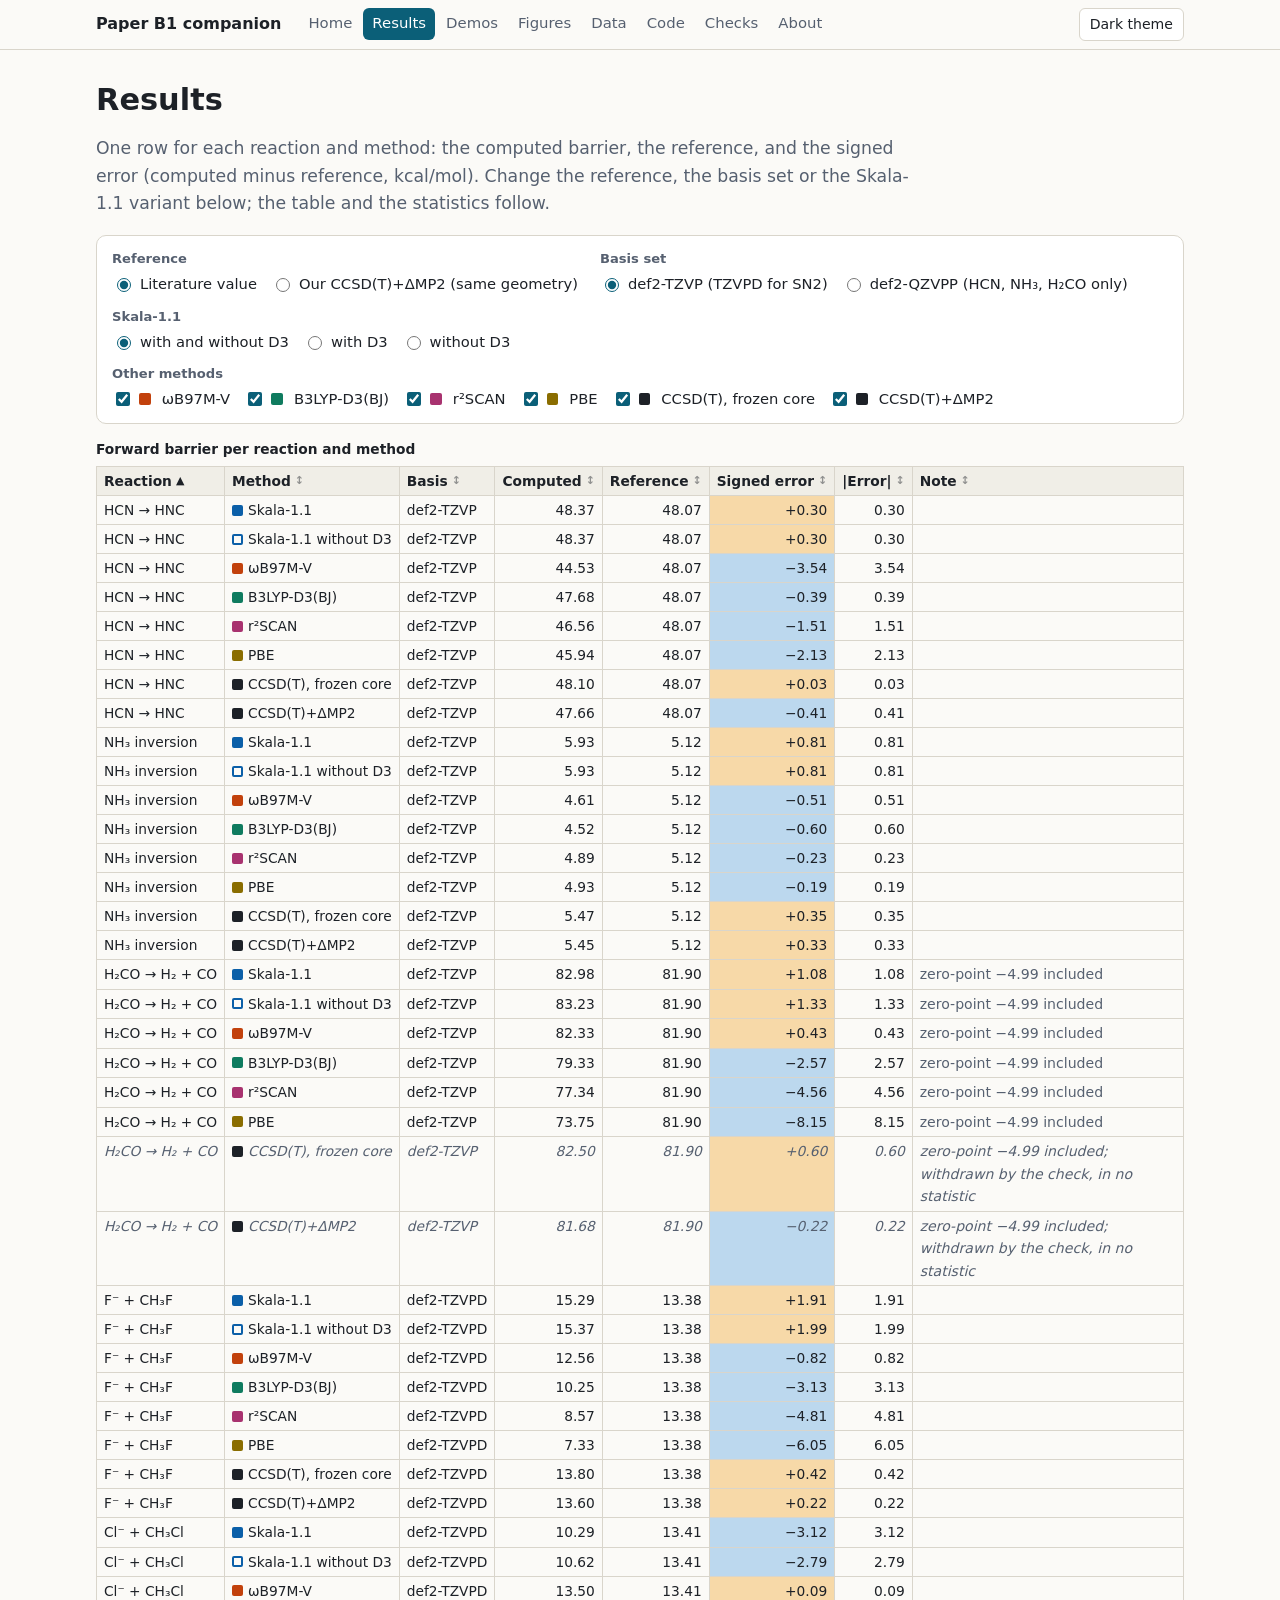
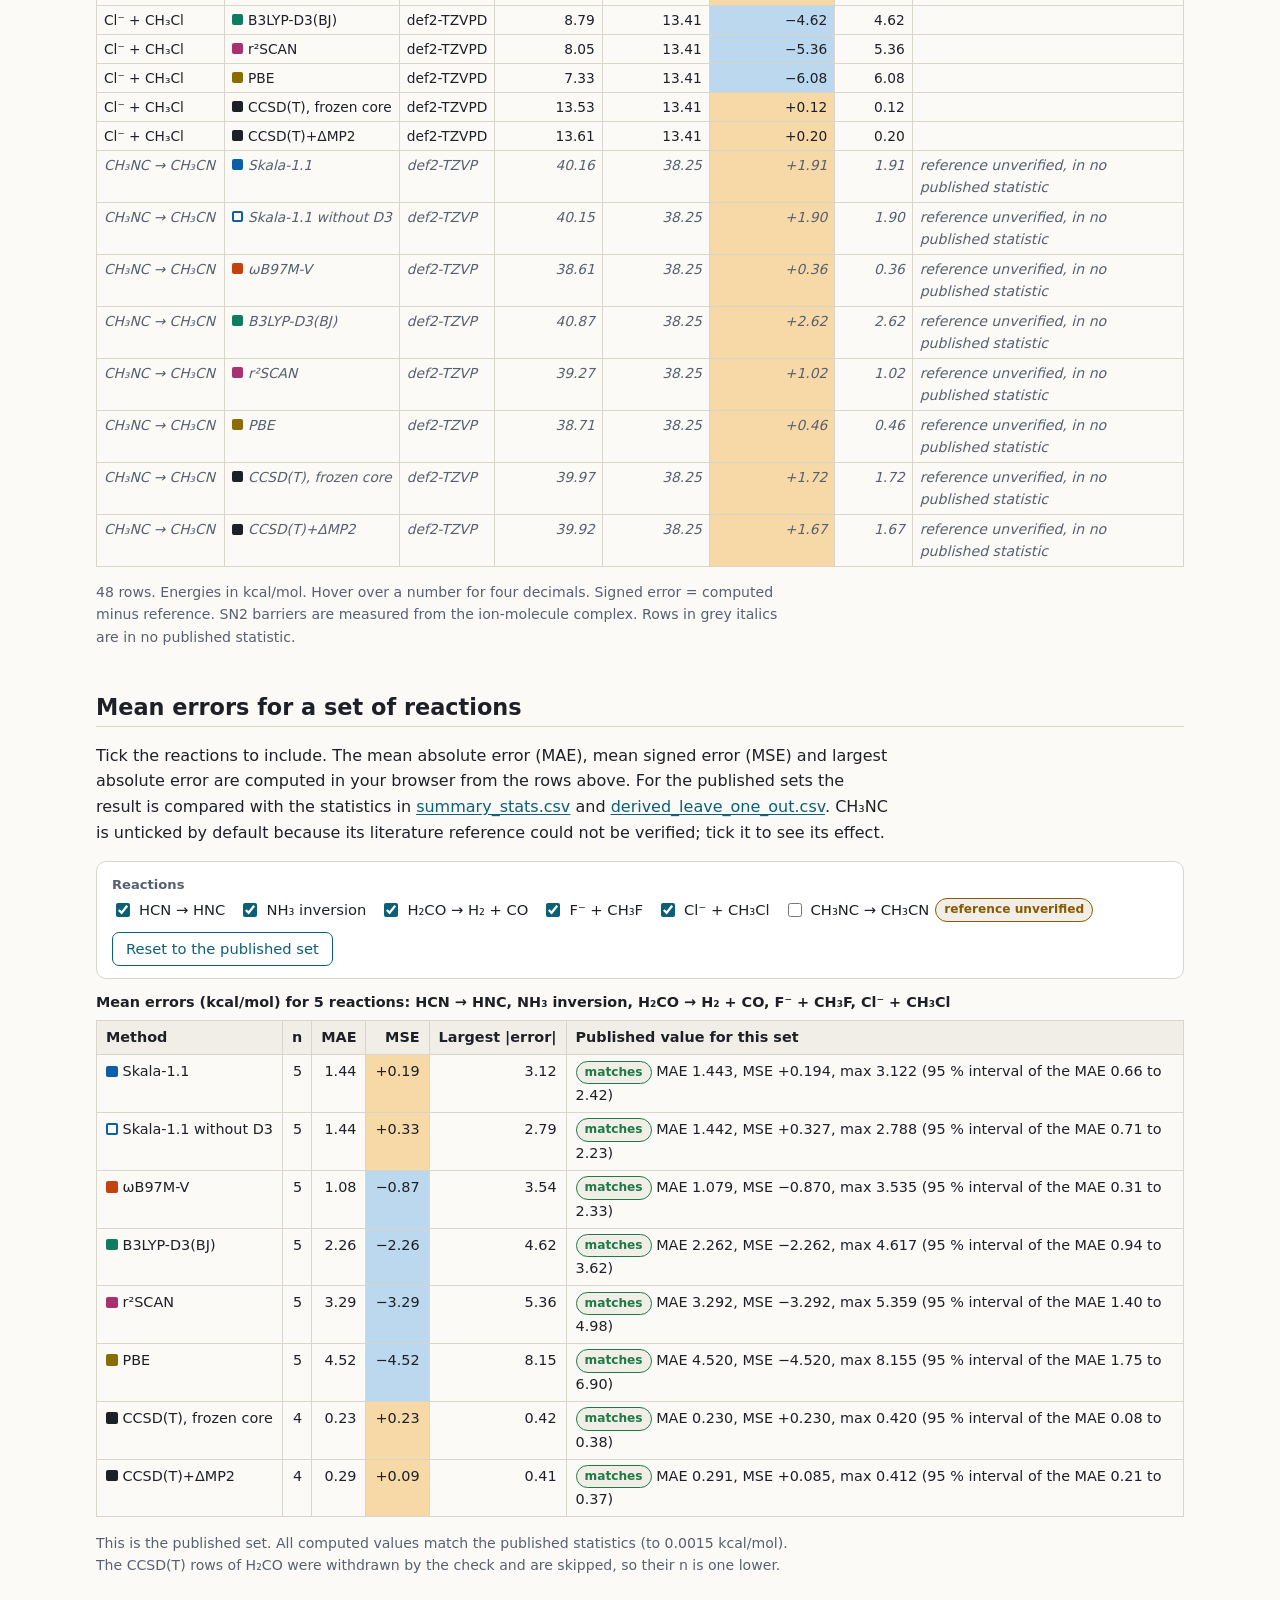
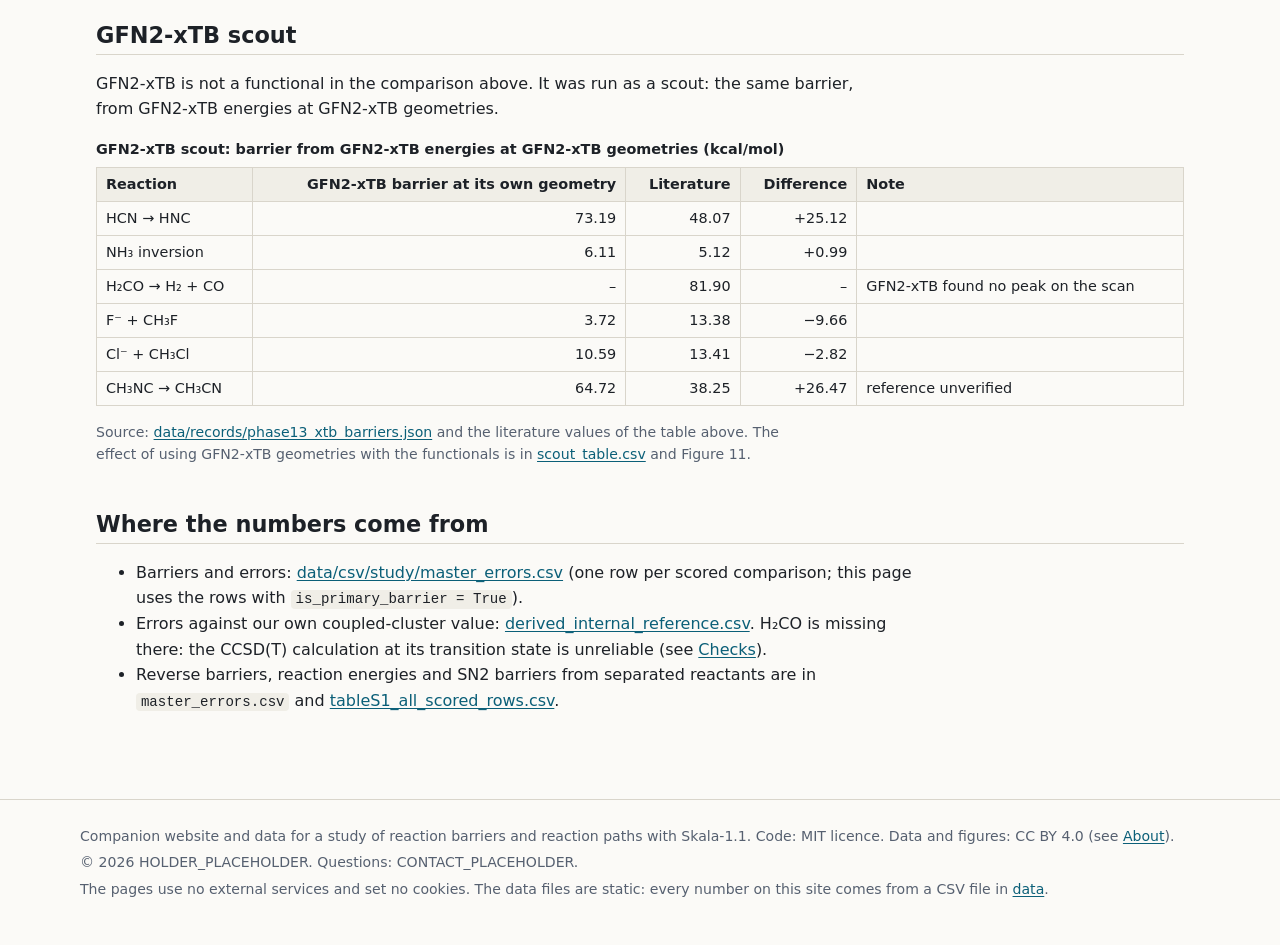
<file: results/index.html>
<!doctype html>
<html lang="en">
<head>
<meta charset="utf-8">
<meta name="viewport" content="width=device-width, initial-scale=1">
<title>Results | Paper B1 companion</title>
<meta name="description" content="Barriers and signed errors of Skala-1.1 and four functionals for five small reactions, with a mean-error calculator.">
<meta name="color-scheme" content="light dark">
<link rel="stylesheet" href="../css/style.css">
<link rel="icon" href="data:image/svg+xml,%3Csvg xmlns=%27http://www.w3.org/2000/svg%27 viewBox=%270 0 16 16%27%3E%3Crect width=%2716%27 height=%2716%27 rx=%273%27 fill=%27%230b5f78%27/%3E%3Cpath d=%27M2 12 C5 12 6 3 8 3 S11 12 14 12%27 fill=%27none%27 stroke=%27white%27 stroke-width=%271.6%27/%3E%3C/svg%3E">
<script>try{var t=localStorage.getItem("b1-theme");if(t==="dark"||t==="light")document.documentElement.setAttribute("data-theme",t);}catch(e){}</script>
</head>
<body>
<a class="skip" href="#main">Skip to the content</a>
<header class="site"><div class="in">
<a class="brand" href="../index.html">Paper B1 companion</a>
<nav aria-label="Main"><a href="../index.html">Home</a><a href="../results/index.html" aria-current="page">Results</a><a href="../demos/index.html">Demos</a><a href="../figures/index.html">Figures</a><a href="../data/index.html">Data</a><a href="../code/index.html">Code</a><a href="../checks/index.html">Checks</a><a href="../about/index.html">About</a></nav>
<button type="button" class="theme" aria-label="Switch theme">Dark theme</button>
</div></header>
<main id="main">
<h1>Results</h1>
<p class="lead">One row for each reaction and method: the computed barrier, the reference, and the signed error (computed minus reference, kcal/mol). Change the reference, the basis set or the Skala-1.1 variant below; the table and the statistics follow.</p>
<noscript><p class="note warn">This page needs JavaScript to build its table. The same numbers are in <a href="../data/csv/study/master_errors.csv">master_errors.csv</a>.</p></noscript>
<div id="results-app" data-src="../data/json/results.json">
<div class="controls" role="group" aria-label="Settings of the table">
<fieldset><legend>Reference</legend><div class="opts">
<label><input type="radio" name="ref" value="lit" checked> Literature value</label>
<label><input type="radio" name="ref" value="own"> Our CCSD(T)+ΔMP2 (same geometry)</label></div></fieldset>
<fieldset><legend>Basis set</legend><div class="opts">
<label><input type="radio" name="basis" value="main" checked> def2-TZVP (TZVPD for SN2)</label>
<label><input type="radio" name="basis" value="large"> def2-QZVPP (HCN, NH₃, H₂CO only)</label></div></fieldset>
<fieldset><legend>Skala-1.1</legend><div class="opts">
<label><input type="radio" name="d3" value="both" checked> with and without D3</label>
<label><input type="radio" name="d3" value="with"> with D3</label>
<label><input type="radio" name="d3" value="without"> without D3</label></div></fieldset>
<fieldset><legend>Other methods</legend><div class="opts" id="method-boxes"></div></fieldset>
</div>
<p class="small" id="mode-note" role="status"></p>
<div class="tablewrap" tabindex="0" role="region" aria-label="Barriers and errors, sortable"><table id="res-table" class="compact">
<caption>Forward barrier per reaction and method</caption>
<thead><tr></tr></thead><tbody></tbody></table></div>
<p class="small" id="table-foot"></p>

<h2 id="calculator">Mean errors for a set of reactions</h2>
<p>Tick the reactions to include. The mean absolute error (MAE), mean signed error (MSE) and largest absolute error are computed in your browser from the rows above. For the published sets the result is compared with the statistics in <a href="../data/csv/study/summary_stats.csv">summary_stats.csv</a>
and <a href="../data/csv/study/derived_leave_one_out.csv">derived_leave_one_out.csv</a>. CH₃NC is unticked by default because its literature reference could not be verified; tick it to see its effect.</p>
<div class="controls" role="group" aria-label="Reactions in the statistics"><fieldset><legend>Reactions</legend><div class="opts" id="rx-boxes"></div></fieldset>
<div><button type="button" class="btn alt" id="rx-default">Reset to the published set</button></div></div>
<div class="tablewrap" tabindex="0" role="region" aria-label="Mean errors for the chosen reactions"><table id="stat-table">
<caption id="stat-cap">Mean errors</caption>
<thead><tr><th scope="col">Method</th><th scope="col" class="num">n</th><th scope="col" class="num">MAE</th><th scope="col" class="num">MSE</th><th scope="col" class="num">Largest |error|</th><th scope="col">Published value for this set</th></tr></thead>
<tbody></tbody></table></div>
<p class="small" id="stat-note" role="status"></p>

<h2 id="scout">GFN2-xTB scout</h2>
<p>GFN2-xTB is not a functional in the comparison above. It was run as a scout: the same barrier, from GFN2-xTB energies at GFN2-xTB geometries.</p>
<div class="tablewrap" tabindex="0" role="region" aria-label="GFN2-xTB scout barriers">
<table>
<caption>GFN2-xTB scout: barrier from GFN2-xTB energies at GFN2-xTB geometries (kcal/mol)</caption>
<thead><tr><th scope="col">Reaction</th><th scope="col" class="num">GFN2-xTB barrier at its own geometry</th><th scope="col" class="num">Literature</th><th scope="col" class="num">Difference</th><th scope="col">Note</th></tr></thead>
<tbody>
<tr><td>HCN → HNC</td><td class="num">73.19</td><td class="num">48.07</td><td class="num">+25.12</td><td></td></tr>
<tr><td>NH₃ inversion</td><td class="num">6.11</td><td class="num">5.12</td><td class="num">+0.99</td><td></td></tr>
<tr><td>H₂CO → H₂ + CO</td><td class="num">–</td><td class="num">81.90</td><td class="num">–</td><td>GFN2-xTB found no peak on the scan</td></tr>
<tr><td>F⁻ + CH₃F</td><td class="num">3.72</td><td class="num">13.38</td><td class="num">−9.66</td><td></td></tr>
<tr><td>Cl⁻ + CH₃Cl</td><td class="num">10.59</td><td class="num">13.41</td><td class="num">−2.82</td><td></td></tr>
<tr><td>CH₃NC → CH₃CN</td><td class="num">64.72</td><td class="num">38.25</td><td class="num">+26.47</td><td>reference unverified</td></tr>
</tbody></table></div>
<p class="small">Source: <a href="../data/records/phase13_xtb_barriers.json">data/records/phase13_xtb_barriers.json</a> and the literature values of the table above. The effect of using GFN2-xTB geometries with the functionals is in <a href="../data/csv/results/scout_table.csv">scout_table.csv</a> and Figure 11.</p>
</div>
<h2>Where the numbers come from</h2>
<ul>
<li>Barriers and errors: <a href="../data/csv/study/master_errors.csv">data/csv/study/master_errors.csv</a> (one row per scored comparison; this page uses the rows with <code>is_primary_barrier = True</code>).</li>
<li>Errors against our own coupled-cluster value: <a href="../data/csv/study/derived_internal_reference.csv">derived_internal_reference.csv</a>. H₂CO is missing there: the CCSD(T) calculation at its transition state is unreliable (see <a href="../checks/index.html">Checks</a>).</li>
<li>Reverse barriers, reaction energies and SN2 barriers from separated reactants are in <code>master_errors.csv</code> and <a href="../data/csv/tables/tableS1_all_scored_rows.csv">tableS1_all_scored_rows.csv</a>.</li>
</ul>

</main>
<footer class="site"><div class="in">
<p>Companion website and data for a study of reaction barriers and reaction paths with Skala-1.1. Code: MIT licence. Data and figures: CC BY 4.0 (see <a href="../about/index.html#licence">About</a>).</p>
<p data-hide-anon>&copy; <span data-cfg="year"></span> <span data-cfg="holder"></span>. Questions: <span data-cfg="contact"></span>.</p>
<p data-show-anon>Anonymous copy for review.</p>
<p>The pages use no external services and set no cookies. The data files are static: every number on this site comes from a CSV file in <a href="../data/index.html">data</a>.</p>
</div></footer>
<noscript><div class="note warn" style="max-width:1088px;margin:0 auto 20px"><p>JavaScript is off. The tables and numbers on the pages still show, but the interactive views (sorting, filters, demos) need JavaScript.</p></div></noscript>
<script src="../js/config.js"></script>
<script src="../js/common.js"></script>
<script src="../js/plot.js"></script>
<script src="../js/results.js"></script>
</body>
</html>
</file>
<file: css/style.css>
/* Companion site, Paper B1. Plain CSS, no external fonts or libraries. Light and dark theme through custom properties. */
:root {
  --bg: #fbfaf7; --fg: #1d2127; --mut: #566070; --line: #d9d5cb; --card: #ffffff; --code: #f0eee7;
  --acc: #0b5f78; --acc-fg: #ffffff; --link: #0b5f78; --ok: #1f7a46; --warn: #8a5a00; --bad: #b3261e; --info: #3b5b9a;
  --mark: #fff0b8; --focus: #b45309;
  --c-skala: #0b5fa8; --c-wb97: #c2410c; --c-b3lyp: #0f7b5f; --c-r2scan: #a8326f; --c-pbe: #8a6d00; --c-cc: #1d2127; --c-xtb: #6b7280;
  --pos: #f7d9a8; --neg: #bcd8ee; --grid: #e5e1d7; --band: rgba(11, 95, 120, .10);
  color-scheme: light;
}
@media (prefers-color-scheme: dark) {
  :root:not([data-theme="light"]) {
    --bg: #14171b; --fg: #e8e5de; --mut: #a2abb6; --line: #323943; --card: #1b1f24; --code: #21262c;
    --acc: #6cc3dd; --acc-fg: #0e1418; --link: #7fcbe3; --ok: #6fcf97; --warn: #e3b25a; --bad: #f28b82; --info: #8fb0f0;
    --mark: #4b4215; --focus: #f5b54a;
    --c-skala: #5fb0ff; --c-wb97: #ff9a62; --c-b3lyp: #4fd1a5; --c-r2scan: #f08bc0; --c-pbe: #e6c84f; --c-cc: #e8e5de; --c-xtb: #9ca3af;
    --pos: #6b4a1c; --neg: #1f4766; --grid: #2a3038; --band: rgba(108, 195, 221, .13);
    color-scheme: dark;
  }
}
:root[data-theme="dark"] {
  --bg: #14171b; --fg: #e8e5de; --mut: #a2abb6; --line: #323943; --card: #1b1f24; --code: #21262c;
  --acc: #6cc3dd; --acc-fg: #0e1418; --link: #7fcbe3; --ok: #6fcf97; --warn: #e3b25a; --bad: #f28b82; --info: #8fb0f0;
  --mark: #4b4215; --focus: #f5b54a;
  --c-skala: #5fb0ff; --c-wb97: #ff9a62; --c-b3lyp: #4fd1a5; --c-r2scan: #f08bc0; --c-pbe: #e6c84f; --c-cc: #e8e5de; --c-xtb: #9ca3af;
  --pos: #6b4a1c; --neg: #1f4766; --grid: #2a3038; --band: rgba(108, 195, 221, .13);
  color-scheme: dark;
}

* { box-sizing: border-box; }
html {  -webkit-text-size-adjust: 100%; }
body { margin: 0; background: var(--bg); color: var(--fg); font: 16px/1.6 system-ui, -apple-system, "Segoe UI", Roboto, "Helvetica Neue", Arial, sans-serif; overflow-wrap: break-word; }
a { color: var(--link); text-underline-offset: 2px; }
a:hover { text-decoration-thickness: 2px; }
:focus-visible { outline: 3px solid var(--focus); outline-offset: 2px; border-radius: 3px; }
img, svg, canvas { max-width: 100%; }
img { height: auto; }
code, pre, kbd { font: .88em/1.5 ui-monospace, SFMono-Regular, Menlo, Consolas, "Liberation Mono", monospace; }
code { background: var(--code); padding: .08em .35em; border-radius: 4px; overflow-wrap: anywhere; }
pre { background: var(--code); padding: 12px 14px; border-radius: 8px; overflow-x: auto; margin: 12px 0; max-width: 100%; }
pre code { background: none; padding: 0; overflow-wrap: normal; }
.skip { position: absolute; left: -999px; top: 0; background: var(--acc); color: var(--acc-fg); padding: 8px 14px; z-index: 100; }
.skip:focus { left: 8px; top: 8px; }

/* header */
header.site { position: sticky; top: 0; z-index: 30; background: var(--bg); border-bottom: 1px solid var(--line); }
header.site .in { max-width: 1120px; margin: 0 auto; padding: 8px 16px; display: flex; flex-wrap: wrap; align-items: center; gap: 4px 14px; }
header.site .brand { font-weight: 700; color: var(--fg); text-decoration: none; margin-right: 4px; }
header.site nav { display: flex; flex-wrap: wrap; gap: 2px 2px; flex: 1 1 auto; }
header.site nav a { padding: 4px 9px; border-radius: 6px; text-decoration: none; color: var(--mut); font-size: .93rem; }
header.site nav a:hover { background: var(--code); color: var(--fg); }
header.site nav a[aria-current="page"] { background: var(--acc); color: var(--acc-fg); }
button.theme { border: 1px solid var(--line); background: var(--card); color: var(--fg); border-radius: 6px; padding: 4px 10px; cursor: pointer; font: inherit; font-size: .88rem; }
button.theme:hover { border-color: var(--acc); }

main { max-width: 1120px; margin: 0 auto; padding: 22px 16px 70px; }
h1 { font-size: 1.9rem; line-height: 1.22; margin: .3em 0 .35em; }
h2 { font-size: 1.4rem; line-height: 1.25; margin: 2em 0 .5em; padding-bottom: .2em; border-bottom: 1px solid var(--line); }
h3 { font-size: 1.1rem; margin: 1.6em 0 .4em; }
h2:first-child, h1 + h2 { margin-top: 1em; }
p, li { max-width: 78ch; }
.lead { font-size: 1.08rem; color: var(--mut); max-width: 74ch; }
.small { font-size: .88rem; color: var(--mut); }
.nowrap { white-space: nowrap; }
.mut { color: var(--mut); }
.skala { color: var(--c-skala); font-weight: 600; }
footer.site { border-top: 1px solid var(--line); padding: 20px 16px 40px; color: var(--mut); font-size: .88rem; }
footer.site .in { max-width: 1120px; margin: 0 auto; }
footer.site p { margin: .3em 0; max-width: none; }

/* layout bits */
.grid { display: grid; gap: 14px; grid-template-columns: repeat(auto-fill, minmax(min(100%, 250px), 1fr)); margin: 14px 0; }
.card { background: var(--card); border: 1px solid var(--line); border-radius: 10px; padding: 12px 15px; }
a.card { display: block; text-decoration: none; color: var(--fg); }
a.card:hover { border-color: var(--acc); }
.card h3 { margin: 0 0 .25em; font-size: 1.02rem; color: var(--acc); }
.card p { margin: .2em 0; font-size: .92rem; color: var(--mut); }
.card .big { font-size: 1.5rem; font-weight: 700; color: var(--fg); line-height: 1.2; }
.panel { background: var(--card); border: 1px solid var(--line); border-radius: 10px; padding: 14px 16px; margin: 14px 0; }
.panel > :first-child { margin-top: 0; } .panel > :last-child { margin-bottom: 0; }
.note { border-left: 4px solid var(--acc); background: var(--card); padding: 10px 14px; margin: 14px 0; border-radius: 0 8px 8px 0; }
.note.warn { border-color: var(--warn); } .note.bad { border-color: var(--bad); }
.note > :first-child { margin-top: 0; } .note > :last-child { margin-bottom: 0; }
.tag { display: inline-block; font-size: .76rem; font-weight: 600; padding: 1px 8px; border-radius: 99px; border: 1px solid var(--line); background: var(--code); color: var(--fg); vertical-align: middle; }
.tag.ok { color: var(--ok); border-color: var(--ok); } .tag.warn { color: var(--warn); border-color: var(--warn); } .tag.bad { color: var(--bad); border-color: var(--bad); } .tag.info { color: var(--info); border-color: var(--info); }
.btn { display: inline-block; padding: 6px 13px; border-radius: 7px; border: 1px solid var(--acc); background: var(--acc); color: var(--acc-fg); text-decoration: none; font-size: .92rem; cursor: pointer; font-family: inherit; line-height: 1.4; }
.btn:hover { filter: brightness(1.08); }
.btn.alt { background: transparent; color: var(--link); }
.btn.pending { border-style: dashed; }
.btnrow { display: flex; flex-wrap: wrap; gap: 8px; margin: 8px 0; }
.toc { display: flex; flex-wrap: wrap; gap: 6px 10px; margin: 10px 0 0; padding: 0; list-style: none; }
.toc a { display: inline-block; padding: 3px 11px; border: 1px solid var(--line); border-radius: 99px; text-decoration: none; font-size: .9rem; background: var(--card); }
.toc a:hover { border-color: var(--acc); }

/* tables */
.tablewrap { overflow-x: auto; margin: 10px 0; max-width: 100%; -webkit-overflow-scrolling: touch; }
.tablewrap:focus-visible { outline-offset: -2px; }
table { border-collapse: collapse; font-size: .9rem; min-width: 100%; }
caption { text-align: left; font-weight: 600; padding: 0 0 6px; color: var(--fg); }
th, td { border: 1px solid var(--line); padding: 5px 9px; text-align: left; vertical-align: top; }
th { background: var(--code); font-weight: 600; }
td.num, th.num { text-align: right; font-variant-numeric: tabular-nums; white-space: nowrap; }
td.num.pos { background: var(--pos); } td.num.neg { background: var(--neg); }
tbody tr:hover td { filter: brightness(.97); }
tr.sub td { color: var(--mut); }
tr.total td { font-weight: 700; border-top: 2px solid var(--fg); }
th button.sort { all: unset; cursor: pointer; display: inline-flex; gap: 4px; align-items: center; font-weight: 600; }
th button.sort:focus-visible { outline: 3px solid var(--focus); outline-offset: 2px; }
th button.sort::after { content: "\2195"; opacity: .45; font-size: .8em; }
th[aria-sort="ascending"] button.sort::after { content: "\25B2"; opacity: 1; }
th[aria-sort="descending"] button.sort::after { content: "\25BC"; opacity: 1; }
td.status-PASS { color: var(--ok); font-weight: 700; } td.status-WARN { color: var(--warn); font-weight: 700; } td.status-FAIL { color: var(--bad); font-weight: 700; }
td.status-INFO { color: var(--info); font-weight: 700; } td.status-NOT-RUN, td.status-N\/A { color: var(--mut); font-weight: 700; }
.sw { display: inline-block; width: .8em; height: .8em; border-radius: 2px; margin-right: 5px; vertical-align: -.05em; }

/* controls */
.controls { display: flex; flex-wrap: wrap; gap: 10px 22px; align-items: flex-start; background: var(--card); border: 1px solid var(--line); border-radius: 10px; padding: 12px 15px; margin: 12px 0; }
fieldset { border: 0; margin: 0; padding: 0; min-width: 0; }
legend { font-size: .82rem; font-weight: 600; color: var(--mut); padding: 0 0 3px; }
.opts { display: flex; flex-wrap: wrap; gap: 4px 14px; }
.opts label, label.chk { display: inline-flex; gap: 6px; align-items: center; font-size: .92rem; cursor: pointer; }
input[type=checkbox], input[type=radio] { width: 1.05em; height: 1.05em; accent-color: var(--acc); }
select, input[type=range], input[type=search], input[type=text] { font: inherit; color: var(--fg); background: var(--card); border: 1px solid var(--line); border-radius: 6px; padding: 4px 8px; max-width: 100%; }
input[type=range] { padding: 0; width: min(100%, 420px); accent-color: var(--acc); }
.readout { font-variant-numeric: tabular-nums; background: var(--code); border-radius: 8px; padding: 8px 12px; margin: 8px 0; min-height: 2.6em; }
.readout b { color: var(--fg); }
.chart { width: 100%; position: relative; }
.chart svg { display: block; width: 100%; height: auto; }
.chart canvas { display: block; }
.legend { display: flex; flex-wrap: wrap; gap: 4px 16px; font-size: .86rem; margin: 6px 0; }
.legend span { display: inline-flex; align-items: center; gap: 6px; }
svg text { fill: var(--fg); font-family: inherit; }
svg .ax text, svg text.ax { fill: var(--mut); font-size: 11.5px; }
svg .lbl { font-size: 12px; }
svg .gridl line { stroke: var(--grid); }
svg .axis line, svg .axis path { stroke: var(--mut); }
svg .zero { stroke: var(--fg); stroke-width: 1; }
svg .band { fill: var(--band); }
svg .tip { fill: var(--card); stroke: var(--line); }

/* figures */
.figgrid { display: grid; gap: 18px; grid-template-columns: repeat(auto-fill, minmax(min(100%, 480px), 1fr)); }
figure.fig { margin: 0; background: var(--card); border: 1px solid var(--line); border-radius: 10px; padding: 12px; display: flex; flex-direction: column; }
figure.fig img { background: #fff; border-radius: 6px; width: 100%; border: 1px solid var(--line); }
figure.fig figcaption { font-size: .88rem; margin-top: 8px; color: var(--fg); }
figure.fig .dl { display: flex; flex-wrap: wrap; gap: 6px 10px; margin-top: auto; padding-top: 10px; font-size: .88rem; }
figure.fig .dl a { padding: 2px 9px; border: 1px solid var(--line); border-radius: 6px; text-decoration: none; }
figure.fig .dl a:hover { border-color: var(--acc); }
details { margin: 6px 0; }
summary { cursor: pointer; font-weight: 600; }
summary:hover { color: var(--acc); }
.pagelinks { display: flex; flex-wrap: wrap; gap: 8px; margin: 8px 0; }
.cmp { font-size: .86rem; color: var(--mut); }
.cite { position: relative; }
.cite pre { white-space: pre-wrap; word-break: break-word; overflow-x: visible; }
.demo { scroll-margin-top: 70px; }
.hide { display: none !important; }
@media (max-width: 560px) {
  header.site { position: static; }
  header.site .brand { order: 0; }
  button.theme { order: 1; margin-left: auto; }
  header.site nav { order: 2; flex-basis: 100%; }
  body { font-size: 15.5px; }
  h1 { font-size: 1.55rem; }
  main { padding-left: 14px; padding-right: 14px; }
  header.site .in { padding: 6px 12px; }
  header.site nav a { padding: 3px 7px; font-size: .88rem; }
  .controls { gap: 10px 14px; padding: 10px 12px; }
  th, td { padding: 4px 6px; }
}
@media print { header.site, .controls, button.theme { display: none; } body { background: #fff; color: #000; } }

/* additions */
.sr-only { position: absolute; width: 1px; height: 1px; overflow: hidden; clip: rect(0 0 0 0); white-space: nowrap; }
.two { display: grid; gap: 16px; grid-template-columns: repeat(auto-fit, minmax(min(100%, 420px), 1fr)); align-items: start; }
.stat { font-variant-numeric: tabular-nums; }
.tablewrap table.compact { font-size: .86rem; }
.tablewrap table.compact th, .tablewrap table.compact td { padding: 3px 7px; }
td.flag, tr.flag td { color: var(--mut); font-style: italic; }
.kv { display: grid; grid-template-columns: max-content 1fr; gap: 3px 14px; margin: 8px 0; }
.kv dt { color: var(--mut); } .kv dd { margin: 0; overflow-wrap: anywhere; }
.steps { padding-left: 1.3em; } .steps li { margin: .35em 0; }
.hash { font-size: .78rem; }
.search { width: min(100%, 360px); }
.pillrow { display: flex; flex-wrap: wrap; gap: 6px; margin: 8px 0; }
.pillrow button { font: inherit; font-size: .86rem; border: 1px solid var(--line); background: var(--card); color: var(--fg); border-radius: 99px; padding: 3px 12px; cursor: pointer; }
.pillrow button[aria-pressed="true"] { background: var(--acc); color: var(--acc-fg); border-color: var(--acc); }
canvas.map { width: 100%; height: auto; border: 1px solid var(--line); border-radius: 6px; background: var(--card); touch-action: none; }
svg .pt:hover { filter: brightness(1.25); }
svg .sel { stroke: var(--focus); stroke-width: 1.5; fill: none; }
.mol { display: block; margin: 0 auto; }
.mol line { stroke: var(--mut); stroke-width: 2.5; stroke-linecap: round; }
.mol circle { stroke: var(--bg); stroke-width: 1.5; }
.mol text { font-size: 12px; font-weight: 700; fill: #fff; text-anchor: middle; dominant-baseline: central; pointer-events: none; }

.grid.g5 { grid-template-columns: repeat(auto-fit, minmax(min(100%, 200px), 1fr)); }
[hidden] { display: none !important; }
#basis-table td, #cost-table td, #sn2-min td, #stat-table td, #res-table td, #check-table td.num { white-space: nowrap; }
#res-table td.small, #stat-table td:last-child, #sn2-min td:last-child { white-space: normal; min-width: 12em; }
</file>
